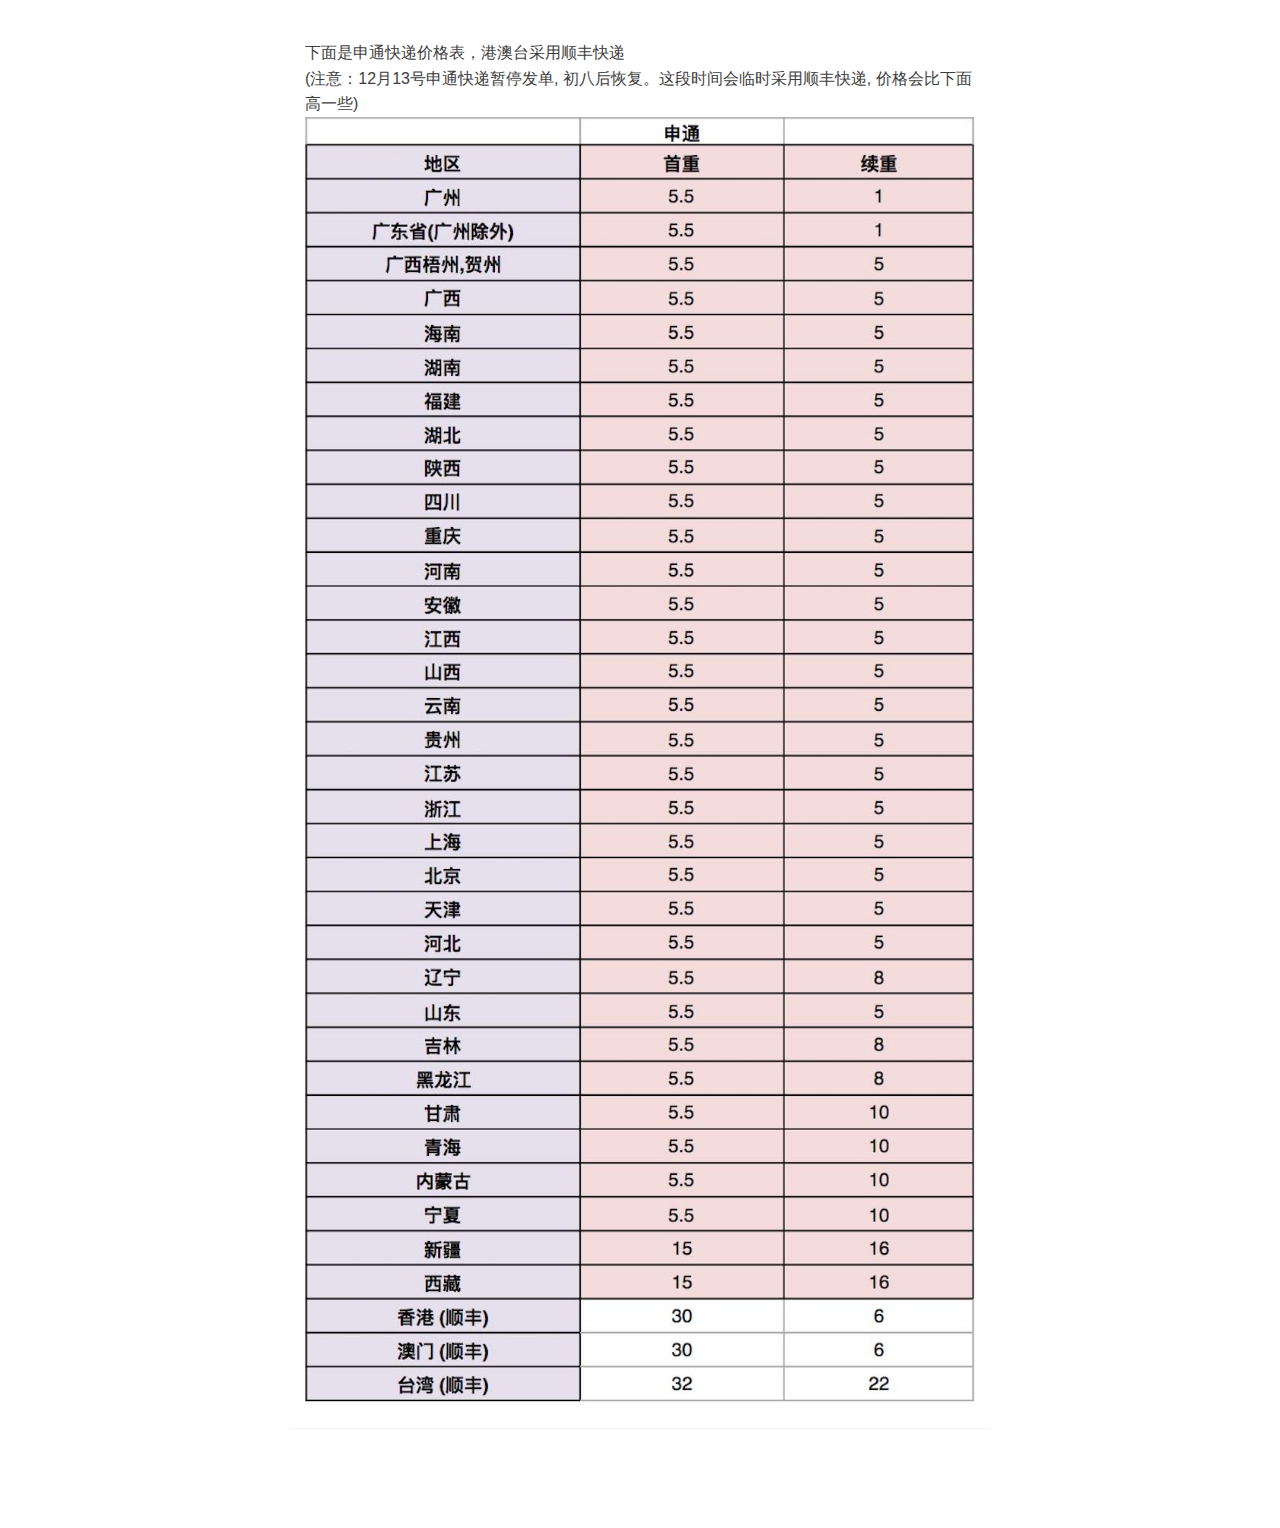
<file: delivery_price.html>
<!DOCTYPE html>
<!--headTrap<body></body><head></head><html></html>--><html>
    <head>
        <meta http-equiv="Content-Type" content="text/html; charset=utf-8">
<meta http-equiv="X-UA-Compatible" content="IE=edge">
<meta name="viewport" content="width=device-width,initial-scale=1.0,maximum-scale=1.0,user-scalable=0" />
<meta name="apple-mobile-web-app-capable" content="yes">
<meta name="apple-mobile-web-app-status-bar-style" content="black">
<meta name="format-detection" content="telephone=no">

<script nonce="1051458868" type="text/javascript">
window.__nonce_str = "1051458868"
if (location.href.indexOf("safe=0") == -1 && window.__nonce_str) {
    window.__moonsafe_csp_offset || (window.__moonsafe_csp_offset = 18);
    document.write('<meta http-equiv="Content-Security-Policy" content="script-src https: \'unsafe-inline\' \'unsafe-eval\' *.qq.com *.weishi.com'+(window.__nonce_str ? ' \'nonce-' + window.__nonce_str + "\'":"")+ '">');
        
}
</script>

        <script nonce="1051458868" type="text/javascript">
            window.logs = {
                pagetime: {}
            };
            window.logs.pagetime['html_begin'] = (+new Date());
        </script>
        
<script nonce="1051458868" type="text/javascript">
    var biz = "MzAwOTI5NDY2Mg=="||"";
    var sn = "" || ""|| "01371cc16ced95f9f316fd46b2924fc7";
    var mid = "510205673" || ""|| "510205673";
    var idx = "1" || "" || "1";
    
    
</script>
<script nonce="1051458868" type="text/javascript">
var page_begintime=+new Date,is_rumor="",norumor="";
1*is_rumor&&!(1*norumor)&&biz&&mid&&(document.referrer&&-1!=document.referrer.indexOf("mp.weixin.qq.com/mp/rumor")||(location.href="http://mp.weixin.qq.com/mp/rumor?action=info&__biz="+biz+"&mid="+mid+"&idx="+idx+"&sn="+sn+"#wechat_redirect")),
document.domain="qq.com";
</script> 
<script nonce="1051458868" type="text/javascript">
var MutationObserver=window.WebKitMutationObserver||window.MutationObserver||window.MozMutationObserver,isDangerSrc=function(t){
if(t){
var e=t.match(/http(?:s)?:\/\/([^\/]+?)(\/|$)/);
if(e&&!/qq\.com(\:8080)?$/.test(e[1])&&!/weishi\.com$/.test(e[1]))return!0;
}
return!1;
},ishttp=0==location.href.indexOf("http://");
-1==location.href.indexOf("safe=0")&&ishttp&&"function"==typeof MutationObserver&&"mp.weixin.qq.com"==location.host&&(window.__observer_data={
count:0,
exec_time:0,
list:[]
},window.__observer=new MutationObserver(function(t){
window.__observer_data.count++;
var e=new Date,r=[];
t.forEach(function(t){
for(var e=t.addedNodes,o=0;o<e.length;o++){
var n=e[o];
if("SCRIPT"===n.tagName){
var i=n.src;
isDangerSrc(i)&&(window.__observer_data.list.push(i),r.push(n)),!i&&window.__nonce_str&&n.getAttribute("nonce")!=window.__nonce_str&&(window.__observer_data.list.push("inlinescript_without_nonce"),
r.push(n));
}
}
});
for(var o=0;o<r.length;o++){
var n=r[o];
n.parentNode&&n.parentNode.removeChild(n);
}
window.__observer_data.exec_time+=new Date-e;
}),window.__observer.observe(document,{
subtree:!0,
childList:!0
})),function(){
if(-1==location.href.indexOf("safe=0")&&Math.random()<.01&&ishttp&&HTMLScriptElement.prototype.__lookupSetter__&&"undefined"!=typeof Object.defineProperty){
window.__danger_src={
xmlhttprequest:[],
script_src:[],
script_setAttribute:[]
};
var t="$"+Math.random();
HTMLScriptElement.prototype.__old_method_script_src=HTMLScriptElement.prototype.__lookupSetter__("src"),
HTMLScriptElement.prototype.__defineSetter__("src",function(t){
t&&isDangerSrc(t)&&window.__danger_src.script_src.push(t),this.__old_method_script_src(t);
});
var e="element_setAttribute"+t;
Object.defineProperty(Element.prototype,e,{
value:Element.prototype.setAttribute,
enumerable:!1
}),Element.prototype.setAttribute=function(t,r){
"SCRIPT"==this.tagName&&"src"==t&&isDangerSrc(r)&&window.__danger_src.script_setAttribute.push(r),
this[e](t,r);
};
}
}();
</script> 

        <link rel="dns-prefetch" href="//res.wx.qq.com">
<link rel="dns-prefetch" href="//mmbiz.qpic.cn">
<link rel="shortcut icon" type="image/x-icon" href="//res.wx.qq.com/mmbizwap/zh_CN/htmledition/images/icon/common/favicon22c41b.ico">
<script nonce="1051458868" type="text/javascript">
    String.prototype.html = function(encode) {
        var replace =["&#39;", "'", "&quot;", '"', "&nbsp;", " ", "&gt;", ">", "&lt;", "<", "&amp;", "&", "&yen;", "¥"];
        if (encode) {
            replace.reverse();
        }
        for (var i=0,str=this;i< replace.length;i+= 2) {
             str=str.replace(new RegExp(replace[i],'g'),replace[i+1]);
        }
        return str;
    };

    window.isInWeixinApp = function() {
        return /MicroMessenger/.test(navigator.userAgent);
    };

    window.getQueryFromURL = function(url) {
        url = url || 'http://qq.com/s?a=b#rd'; 
        var tmp = url.split('?'),
            query = (tmp[1] || "").split('#')[0].split('&'),
            params = {};
        for (var i=0; i<query.length; i++) {
            var arg = query[i].split('=');
            params[arg[0]] = arg[1];
        }
        if (params['pass_ticket']) {
            params['pass_ticket'] = encodeURIComponent(params['pass_ticket'].html(false).html(false).replace(/\s/g,"+"));
        }
        return params;
    };

    (function() {
        var params = getQueryFromURL(location.href);
        window.uin = params['uin'] || "" || '';
        window.key = params['key'] || "" || '';
        window.wxtoken = params['wxtoken'] || '';
        window.pass_ticket = params['pass_ticket'] || '';
    })();

</script>

        <title>快递费价格表</title>
        
<style>html{-ms-text-size-adjust:100%;-webkit-text-size-adjust:100%;line-height:1.6}body{-webkit-touch-callout:none;font-family:-apple-system-font,"Helvetica Neue","PingFang SC","Hiragino Sans GB","Microsoft YaHei",sans-serif;background-color:#f3f3f3;line-height:inherit}body.rich_media_empty_extra{background-color:#fff}body.rich_media_empty_extra .rich_media_area_primary:before{display:none}h1,h2,h3,h4,h5,h6{font-weight:400;font-size:16px}*{margin:0;padding:0}a{color:#607fa6;text-decoration:none}.rich_media_inner{font-size:16px;word-wrap:break-word;-webkit-hyphens:auto;-ms-hyphens:auto;hyphens:auto}.rich_media_area_primary{position:relative;padding:20px 15px 15px;background-color:#fff}.rich_media_area_primary:before{content:" ";position:absolute;left:0;top:0;width:100%;height:1px;border-top:1px solid #e5e5e5;-webkit-transform-origin:0 0;transform-origin:0 0;-webkit-transform:scaleY(0.5);transform:scaleY(0.5);top:auto;bottom:-2px}.rich_media_area_primary .original_img_wrp{display:inline-block;font-size:0}.rich_media_area_primary .original_img_wrp .tips_global{display:block;margin-top:.5em;font-size:14px;text-align:right;width:auto;overflow:hidden;text-overflow:ellipsis;white-space:nowrap;word-wrap:normal}.rich_media_area_extra{padding:0 15px 0}.rich_media_title{margin-bottom:10px;line-height:1.4;font-weight:400;font-size:24px}.rich_media_meta_list{margin-bottom:18px;line-height:20px;font-size:0}.rich_media_meta_list em{font-style:normal}.rich_media_meta{display:inline-block;vertical-align:middle;margin-right:8px;margin-bottom:10px;font-size:16px}.meta_original_tag{display:inline-block;vertical-align:middle;padding:1px .5em;border:1px solid #9e9e9e;color:#8c8c8c;border-top-left-radius:20% 50%;-moz-border-radius-topleft:20% 50%;-webkit-border-top-left-radius:20% 50%;border-top-right-radius:20% 50%;-moz-border-radius-topright:20% 50%;-webkit-border-top-right-radius:20% 50%;border-bottom-left-radius:20% 50%;-moz-border-radius-bottomleft:20% 50%;-webkit-border-bottom-left-radius:20% 50%;border-bottom-right-radius:20% 50%;-moz-border-radius-bottomright:20% 50%;-webkit-border-bottom-right-radius:20% 50%;font-size:15px;line-height:1.1}.meta_enterprise_tag img{width:30px;height:30px!important;display:block;position:relative;margin-top:-3px;border:0}.rich_media_meta_text{color:#8c8c8c}span.rich_media_meta_nickname{display:none}.rich_media_thumb_wrp{margin-bottom:6px}.rich_media_thumb_wrp .original_img_wrp{display:block}.rich_media_thumb{display:block;width:100%}.rich_media_content{overflow:hidden;color:#3e3e3e}.rich_media_content *{max-width:100%!important;box-sizing:border-box!important;-webkit-box-sizing:border-box!important;word-wrap:break-word!important}.rich_media_content p{clear:both;min-height:1em}.rich_media_content em{font-style:italic}.rich_media_content fieldset{min-width:0}.rich_media_content .list-paddingleft-2{padding-left:30px}.rich_media_content blockquote{margin:0;padding-left:10px;border-left:3px solid #dbdbdb}img{height:auto!important}@media(min-device-width:375px) and (max-device-width:667px) and (-webkit-min-device-pixel-ratio:2){.mm_appmsg .rich_media_inner,.mm_appmsg .rich_media_meta,.mm_appmsg .discuss_list,.mm_appmsg .rich_media_extra,.mm_appmsg .title_tips .tips{font-size:17px}.mm_appmsg .meta_original_tag{font-size:15px}}@media(min-device-width:414px) and (max-device-width:736px) and (-webkit-min-device-pixel-ratio:3){.mm_appmsg .rich_media_title{font-size:25px}}@media screen and (min-width:1024px){.rich_media{width:740px;margin-left:auto;margin-right:auto}.rich_media_inner{padding:20px}body{background-color:#fff}}@media screen and (min-width:1025px){body{font-family:"Helvetica Neue",Helvetica,"Hiragino Sans GB","Microsoft YaHei",Arial,sans-serif}.rich_media{position:relative}.rich_media_inner{background-color:#fff;padding-bottom:100px}}.radius_avatar{display:inline-block;background-color:#fff;padding:3px;border-radius:50%;-moz-border-radius:50%;-webkit-border-radius:50%;overflow:hidden;vertical-align:middle}.radius_avatar img{display:block;width:100%;height:100%;border-radius:50%;-moz-border-radius:50%;-webkit-border-radius:50%;background-color:#eee}.cell{padding:.8em 0;display:block;position:relative}.cell_hd,.cell_bd,.cell_ft{display:table-cell;vertical-align:middle;word-wrap:break-word;word-break:break-all;white-space:nowrap}.cell_primary{width:2000px;white-space:normal}.flex_cell{padding:10px 0;display:-webkit-box;display:-webkit-flex;display:-ms-flexbox;display:flex;-webkit-box-align:center;-webkit-align-items:center;-ms-flex-align:center;align-items:center}.flex_cell_primary{width:100%;-webkit-box-flex:1;-webkit-flex:1;-ms-flex:1;box-flex:1;flex:1}.original_tool_area{display:block;padding:.75em 1em 0;-webkit-tap-highlight-color:rgba(0,0,0,0);color:#3e3e3e;border:1px solid #eaeaea;margin:20px 0}.original_tool_area .tips_global{position:relative;padding-bottom:.5em;font-size:15px}.original_tool_area .tips_global:after{content:" ";position:absolute;left:0;bottom:0;right:0;height:1px;border-bottom:1px solid #dbdbdb;-webkit-transform-origin:0 100%;transform-origin:0 100%;-webkit-transform:scaleY(0.5);transform:scaleY(0.5)}.original_tool_area .radius_avatar{width:27px;height:27px;padding:0;margin-right:.5em}.original_tool_area .radius_avatar img{height:100%!important}.original_tool_area .flex_cell_bd{width:auto;overflow:hidden;text-overflow:ellipsis;white-space:nowrap;word-wrap:normal}.original_tool_area .flex_cell_ft{font-size:14px;color:#8c8c8c;padding-left:1em;white-space:nowrap}.original_tool_area .icon_access:after{content:" ";display:inline-block;height:8px;width:8px;border-width:1px 1px 0 0;border-color:#cbcad0;border-style:solid;transform:matrix(0.71,0.71,-0.71,0.71,0,0);-ms-transform:matrix(0.71,0.71,-0.71,0.71,0,0);-webkit-transform:matrix(0.71,0.71,-0.71,0.71,0,0);position:relative;top:-2px;top:-1px}.weui_loading{width:20px;height:20px;display:inline-block;vertical-align:middle;-webkit-animation:weuiLoading 1s steps(12,end) infinite;animation:weuiLoading 1s steps(12,end) infinite;background:transparent url([data-uri]) no-repeat;-webkit-background-size:100%;background-size:100%}@-webkit-keyframes weuiLoading{0%{-webkit-transform:rotate3d(0,0,1,0deg)}100%{-webkit-transform:rotate3d(0,0,1,360deg)}}@keyframes weuiLoading{0%{-webkit-transform:rotate3d(0,0,1,0deg)}100%{-webkit-transform:rotate3d(0,0,1,360deg)}}.gif_img_wrp{display:inline-block;font-size:0;position:relative;font-weight:400;font-style:normal;text-indent:0;text-shadow:none 1px 1px rgba(0,0,0,0.5)}.gif_img_wrp img{vertical-align:top}.gif_img_tips{background:rgba(0,0,0,0.6)!important;filter:progid:DXImageTransform.Microsoft.gradient(GradientType=0,startColorstr='#99000000',endcolorstr = '#99000000');border-top-left-radius:1.2em 50%;-moz-border-radius-topleft:1.2em 50%;-webkit-border-top-left-radius:1.2em 50%;border-top-right-radius:1.2em 50%;-moz-border-radius-topright:1.2em 50%;-webkit-border-top-right-radius:1.2em 50%;border-bottom-left-radius:1.2em 50%;-moz-border-radius-bottomleft:1.2em 50%;-webkit-border-bottom-left-radius:1.2em 50%;border-bottom-right-radius:1.2em 50%;-moz-border-radius-bottomright:1.2em 50%;-webkit-border-bottom-right-radius:1.2em 50%;line-height:2.3;font-size:11px;color:#fff;text-align:center;position:absolute;bottom:10px;left:10px;min-width:65px}.gif_img_tips.loading{min-width:75px}.gif_img_tips i{vertical-align:middle;margin:-0.2em .73em 0 -2px}.gif_img_play_arrow{display:inline-block;width:0;height:0;border-width:8px;border-style:dashed;border-color:transparent;border-right-width:0;border-left-color:#fff;border-left-style:solid;border-width:5px 0 5px 8px}.gif_img_loading{width:14px;height:14px}i.gif_img_loading{margin-left:-4px}.gif_bg_tips_wrp{position:relative;height:0;line-height:0;margin:0;padding:0}.gif_bg_tips_wrp .gif_img_tips_group{position:absolute;top:0;left:0;z-index:9999}.gif_bg_tips_wrp .gif_img_tips_group .gif_img_tips{top:0;left:0;bottom:auto}.rich_media_global_msg{position:fixed;top:0;left:0;right:0;padding:1em 35px 1em 15px;z-index:1;background-color:#c6e0f8;color:#8c8c8c;font-size:13px}.rich_media_global_msg .icon_closed{position:absolute;right:15px;top:50%;margin-top:-5px;line-height:300px;overflow:hidden;-webkit-tap-highlight-color:rgba(0,0,0,0);background:transparent url(/mmbizwap/zh_CN/htmledition/images/icon/appmsg/icon_appmsg_msg_closed_sprite.2x.png) no-repeat 0 0;width:11px;height:11px;vertical-align:middle;display:inline-block;-webkit-background-size:100% auto;background-size:100% auto}.rich_media_global_msg .icon_closed:active{background-position:0 -17px}.preview_appmsg .rich_media_title{margin-top:1.9em}@media screen and (min-width:1024px){.rich_media_global_msg{position:relative;margin:0 20px}.preview_appmsg .rich_media_title{margin-top:0}}</style>
<style>
     
    </style>
<!--[if lt IE 9]>
<link rel="stylesheet" type="text/css" href="//res.wx.qq.com/mmbizwap/zh_CN/htmledition/style/page/appmsg/page_mp_article_improve_pc2c9cd6.css">
<![endif]-->

    </head>
    <body id="activity-detail" class="zh_CN mm_appmsg">
        
    <script nonce="1051458868" type="text/javascript">
        var write_sceen_time = (+new Date());
    </script>

    <div id="js_article" class="rich_media preview_appmsg">
        
        <div id="js_top_ad_area" class="top_banner">
 
        </div>
                

        <div class="rich_media_inner">
                        <div id="page-content">
                <div id="img-content" class="rich_media_area_primary">
                    <div class="rich_media_content " id="js_content">
                                                
                        <p>下面是申通快递价格表，港澳台采用顺丰快递<br/>(注意：12月13号申通快递暂停发单, 初八后恢复。这段时间会临时采用顺丰快递, 价格会比下面高一些)</p><p><img data-s="300,640" data-type="jpeg" src="./img/delivery_fee.jpg" data-ratio="1.9229024943310657" data-w="882"  /><br  /></p>
                    </div>
                    <script nonce="1051458868" type="text/javascript">
                        var first_sceen__time = (+new Date());

                        if ("" == 1 && document.getElementById('js_content'))
                            document.getElementById('js_content').addEventListener("selectstart",function(e){ e.preventDefault(); });

                                        (function(){
                            if (navigator.userAgent.indexOf("WindowsWechat") != -1){
                                var link = document.createElement('link');
                                var head = document.getElementsByTagName('head')[0];
                                link.rel = 'stylesheet';
                                link.type = 'text/css';
                                link.href = "//res.wx.qq.com/mmbizwap/zh_CN/htmledition/style/page/appmsg/page_mp_article_improve_winwx31619e.css";
                                head.appendChild(link);
                            }
                        })();
                    </script>
                    
                    
                                        
                    <div class="ct_mpda_wrp" id="js_sponsor_ad_area" style="display:none;">

                    </div>

                    
                                        
                                        <div class="rich_media_tool" id="js_toobar3">
                                                                    <div id="js_read_area3" class="media_tool_meta tips_global meta_primary" style="display:none;">阅读 <span id="readNum3"></span></div>

                        <span style="display:none;" class="media_tool_meta meta_primary tips_global meta_praise" id="like3">
                            <i class="icon_praise_gray"></i><span class="praise_num" id="likeNum3"></span>
                        </span>

                        <a id="js_report_article3" style="display:none;" class="media_tool_meta tips_global meta_extra" href="##">投诉</a>

                    </div>



                                    </div>

                <div class="rich_media_area_primary sougou" id="sg_tj" style="display:none">

                </div>

                <div class="rich_media_area_extra">

                    
                                        <div class="mpda_bottom_container" id="js_bottom_ad_area">
                        
                    </div>
                                        
                    <div id="js_iframetest" style="display:none;"></div>
                                        
                                    </div>
               
            </div>
            <div id="js_pc_qr_code" class="qr_code_pc_outer" style="display:none;">
                <div class="qr_code_pc_inner">
                    <div class="qr_code_pc">
                        <img id="js_pc_qr_code_img" class="qr_code_pc_img">
                        <p>微信扫一扫<br>关注该公众号</p>
                    </div>
                </div>
            </div>

        </div>
    </div>


        
        <script nonce="1051458868">
    var __DEBUGINFO = {
        debug_js : "//res.wx.qq.com/mmbizwap/zh_CN/htmledition/js/biz_wap/debug/console2ca724.js",
        safe_js : "//res.wx.qq.com/mmbizwap/zh_CN/htmledition/js/biz_wap/safe/moonsafe2f3e84.js",
        res_list: []
    };
</script>

<script nonce="1051458868">
(function() {
    function _addVConsole(uri) {
        var url = '//res.wx.qq.com/mmbizwap/zh_CN/htmledition/js/vconsole/' + uri;
        document.write('<script nonce="1051458868" type="text/javascript" src="' + url + '"><\/script>');
    }
    if (
        (document.cookie && document.cookie.indexOf('vconsole_open=1') > -1)
        || location.href.indexOf('vconsole=1') > -1
    ) {
        _addVConsole('2.5.1/vconsole.min.js');
        _addVConsole('plugin/vconsole-elements/1.0.2/vconsole-elements.min.js');
        _addVConsole('plugin/vconsole-sources/1.0.1/vconsole-sources.min.js');
        _addVConsole('plugin/vconsole-resources/1.0.0/vconsole-resources.min.js');
        _addVConsole('plugin/vconsole-mpopt/1.0.0/vconsole-mpopt.js');
    }
})();
</script>
        
<script nonce="1051458868" type="text/javascript">
    
    if (!window.console) window.console = { log: function() {} };
    
    if (typeof getComputedStyle == 'undefined') {
        if (document.body.currentStyle) {
            window.getComputedStyle = function(el) {
                return el.currentStyle;
            }
        } else {
            window.getComputedStyle = {};
        }
    }
    var occupyImg = function() {
        var images = document.getElementsByTagName('img');
        var length = images.length;
        var container = document.getElementById('img-content');
        var max_width = container.offsetWidth;
        var container_padding = 0;
        var container_style = getComputedStyle(container);
        container_padding = parseFloat(container_style.paddingLeft) + parseFloat(container_style.paddingRight);
        max_width -= container_padding;
        var ua = navigator.userAgent.toLowerCase();
        var re = new RegExp("msie ([0-9]+[\.0-9]*)");
        var version;
        if (re.exec(ua) != null) {
            version = parseInt(RegExp.$1);
        }
        var isIE = false;
        if (typeof version != 'undefined' && version >= 6 && version <= 9) {
            isIE = true;
        }
        if (!max_width) {
            max_width = window.innerWidth - 30;      
        }
        for (var i = 0; i < length; ++i) {
            var src_ = images[i].getAttribute('data-src');
            var realSrc = images[i].getAttribute('src');
            if (!src_ || realSrc) continue;
            var width_ = 1 * images[i].getAttribute('data-w') || max_width;
            var ratio_ = 1 * images[i].getAttribute('data-ratio');
            var height = 100;
            if (ratio_ && ratio_ > 0) {
                var img_style = getComputedStyle(images[i]);
                var init_width = images[i].style.width;
                
                if (init_width) {
                    images[i].setAttribute('_width', init_width);
                    if (init_width != 'auto') width_ = parseFloat(img_style.width);
                }
                var parent_width = 0;
                var parent = images[i].parentNode;
                var outerWidth = 0;
                while (true) {
                    var parent_style = getComputedStyle(parent);
                    if (!parent || !parent_style) break;
                    parent_width = parent.clientWidth - parseFloat(parent_style.paddingLeft) - parseFloat(parent_style.paddingRight) - outerWidth;
                    if (parent_width > 0) break;
                    outerWidth += parseFloat(parent_style.paddingLeft) + parseFloat(parent_style.paddingRight) + parseFloat(parent_style.marginLeft) + parseFloat(parent_style.marginRight) + parseFloat(parent_style.borderLeftWidth) + parseFloat(parent_style.borderRightWidth);
                    parent = parent.parentNode;
                }
                parent_width = parent_width || max_width;
                var width = width_ > parent_width ? parent_width : width_; 
                var img_padding_border = parseFloat(img_style.paddingLeft) + parseFloat(img_style.paddingRight) + parseFloat(img_style.borderLeftWidth) + parseFloat(img_style.borderRightWidth);
                var img_padding_border_top_bottom = parseFloat(img_style.paddingTop) + parseFloat(img_style.paddingBottom) + parseFloat(img_style.borderTopWidth) + parseFloat(img_style.borderBottomWidth);
                img_padding_border = img_padding_border || 0;
                img_padding_border_top_bottom = img_padding_border_top_bottom || 0;
                height = (width - img_padding_border) * ratio_ + img_padding_border_top_bottom;
                images[i].style.cssText += ";width: " + width + "px !important;";
                if (isIE) {
                    var url = images[i].getAttribute('data-src');
                    images[i].src = url;
                } else {
                    images[i].src = "[data-uri]";
                }
            } else {
                images[i].style.cssText += ";visibility: hidden !important;";
            }
            images[i].style.cssText += ";height: " + height + "px !important;";
        }       
    }
    occupyImg();
</script>
<script nonce="1051458868" type="text/javascript">
    
    var not_in_mm_css = "//res.wx.qq.com/mmbizwap/zh_CN/htmledition/style/page/appmsg/not_in_mm322696.css";
    var windowwx_css = "//res.wx.qq.com/mmbizwap/zh_CN/htmledition/style/page/appmsg/page_mp_article_improve_winwx31619e.css";
    var article_improve_combo_css = "//res.wx.qq.com/mmbizwap/zh_CN/htmledition/style/page/appmsg/page_mp_article_improve_combo322696.css";
    var tid = "";
    var aid = "";
    var clientversion = "";
    var appuin = "MzAwOTI5NDY2Mg=="||"";

    var source = "";
    var abtest_cookie = "";

    var scene = 75;

    var itemidx = "";

    var _copyright_stat = "0";
    var _ori_article_type = "";

    var nickname = "宝宝成长记App";
    var appmsg_type = "6";
    var ct = "1482903374";
    var publish_time = "2016-12-28" || "";
    var user_name = "gh_8334d6ac35db";
    var user_name_new = "";
    var fakeid   = "";
    var version   = "";
    var is_limit_user   = "0";
    var round_head_img = "http://mmbiz.qpic.cn/mmbiz/8RUMQ2SNdtPMTY7MM4hHDngZq0cbyAMlrwBu8RndliaClATMniaVTBwvro0JpAyJwmg85qsdwqLzaiaOqmmficXDxw/0?wx_fmt=png";
    var ori_head_img_url = "http://wx.qlogo.cn/mmhead/Q3auHgzwzM7TcmhUY6sMicRUVSEriatYNVfIcJxicWGKlYBf5etjPvHTA/132";
    var msg_title = "快递费价格表";
    var msg_desc = "下面是申通快递价格表，港澳台采用顺丰快递";
    var msg_cdn_url = "http://mmbiz.qpic.cn/mmbiz_png/8RUMQ2SNdtMXfyVDr3CjRqAcjfuqAy16RppevqyBMXZPib183P11k4tkGoktpqiaGuXLQcKz6kSv12RKE26JZMbw/0?wx_fmt=png";
    var msg_link = "http://mp.weixin.qq.com/s?__biz=MzAwOTI5NDY2Mg==\x26amp;tempkey=kIKuW1kqY8xib9BEuzb70CkrMrL9%2BHoti5VHSTvBPcmj3QrvuNao1r8QPNf2DSkIUaT2ZGxaWcagWXtAUa7VN%2FG%2BMWy%2Bz3pgX4UjH8rX7QwLpytflasy0I1BuaFgqsSufji0WyXjcGYo9SpuOBqwbA%3D%3D\x26amp;chksm=00fc78c0378bf1d662d0f8e50dfa164adadbffc78c287bf6e8087ae623484e40a17e1ab981e9#rd";
    var user_uin = "1388511062"*1;
    var msg_source_url = '';
    var img_format = 'png';
    var srcid = '12317ep8GUOefKWrUuQSeZae';
    var req_id = '3114Bz1PzB6x04K8Mo7jHiI2';
    var networkType;
    var appmsgid = '' || '510205673'|| "510205673";
    var comment_id = "0" * 1;
    var comment_enabled = "" * 1;
    var is_need_reward = "0" * 1;
    var is_https_res = ("" * 1) && (location.protocol == "https:");
    var msg_daily_idx = "0" || "";

    var devicetype = "";
    var source_encode_biz = "";
    
    
    var reprint_ticket = "";
    var source_mid = "";
    var source_idx = "";

    var show_comment = "0";
    var __appmsgCgiData = {
        can_use_page : "0"*1,
        is_wxg_stuff_uin : "0"*1,
        card_pos : "",
        copyright_stat : "0",
        source_biz : "",
        hd_head_img : "http://wx.qlogo.cn/mmhead/Q3auHgzwzM7TcmhUY6sMicRUVSEriatYNVfIcJxicWGKlYBf5etjPvHTA/0"||(window.location.protocol+"//"+window.location.host + "//res.wx.qq.com/mmbizwap/zh_CN/htmledition/images/pic/appmsg/pic_rumor_link.2x264e76.jpg")
    };
    var _empty_v = "//res.wx.qq.com/mmbizwap/zh_CN/htmledition/images/pic/pages/voice/empty26f1f1.mp3";

    var copyright_stat = "0" * 1;

    var pay_fee = "" * 1;
    var pay_timestamp = "";
    var need_pay = "" * 1;

    var need_report_cost = "0" * 1;
    var use_tx_video_player = "0" * 1;
    var appmsg_fe_filter = "contenteditable";

    var friend_read_source = "" || "";
    var friend_read_version = "" || "";
    var friend_read_class_id = "" || "";

    var is_only_read = "1" * 1;
    var read_num = "1" * 1;
    var like_num = "0" * 1;
    var liked = "false" == 'true' ? true : false;
    var is_temp_url = "kIKuW1kqY8xib9BEuzb70CkrMrL9\x26nbsp;Hoti5VHSTvBPcmj3QrvuNao1r8QPNf2DSkIUaT2ZGxaWcagWXtAUa7VN/G\x26nbsp;MWy\x26nbsp;z3pgX4UjH8rX7QwLpytflasy0I1BuaFgqsSufji0WyXjcGYo9SpuOBqwbA==" ? 1 : 0;
    var send_time = "1483166223";
      var icon_emotion_switch = "//res.wx.qq.com/mmbizwap/zh_CN/htmledition/images/icon/appmsg/emotion/icon_emotion_switch.2x2f1273.png";
      var icon_emotion_switch_active = "//res.wx.qq.com/mmbizwap/zh_CN/htmledition/images/icon/appmsg/emotion/icon_emotion_switch_active.2x2f1273.png";
      var icon_loading_white = "//res.wx.qq.com/mmbizwap/zh_CN/htmledition/images/icon/common/icon_loading_white2805ea.gif";
      var icon_audio_unread = "//res.wx.qq.com/mmbizwap/zh_CN/htmledition/images/icon/appmsg/audio/icon_audio_unread26f1f1.png";
      var icon_qqmusic_default = "//res.wx.qq.com/mmbizwap/zh_CN/htmledition/images/icon/appmsg/qqmusic/icon_qqmusic_default.2x26f1f1.png";
      var icon_qqmusic_source = "//res.wx.qq.com/mmbizwap/zh_CN/htmledition/images/icon/appmsg/qqmusic/icon_qqmusic_source263724.png";

    var topic_default_img = '//res.wx.qq.com/mmbizwap/zh_CN/htmledition/images/icon/appmsg/topic/pic_book_thumb.2x2e4987.png';

    
    
    
    
    
    
    var ban_scene = "0" * 1;

    var svr_time = "1483166223" * 1;

        window.wxtoken = "";
        window.__moon_initcallback = function(){
        if(!!window.__initCatch){
            window.__initCatch({
                idkey : 27613,
                startKey : 0,
                limit : 128,
                badjsId: 43,
                reportOpt : {
                    uin : uin,
                    biz : biz,
                    mid : mid,
                    idx : idx,
                    sn  : sn
                },
                extInfo : {
                    network_rate : 0.01,    
                    badjs_rate: 0.1 
                }
            });
        }
    }
        

</script>

        <script nonce="1051458868">window.__moon_host = 'res.wx.qq.com';window.__moon_mainjs = 'appmsg/index.js';window.moon_map = {"appmsg/emotion/caret.js":"//res.wx.qq.com/mmbizwap/zh_CN/htmledition/js/appmsg/emotion/caret278965.js","biz_wap/jsapi/cardticket.js":"//res.wx.qq.com/mmbizwap/zh_CN/htmledition/js/biz_wap/jsapi/cardticket275627.js","appmsg/emotion/map.js":"//res.wx.qq.com/mmbizwap/zh_CN/htmledition/js/appmsg/emotion/map278965.js","appmsg/emotion/textarea.js":"//res.wx.qq.com/mmbizwap/zh_CN/htmledition/js/appmsg/emotion/textarea27cdc5.js","appmsg/emotion/nav.js":"//res.wx.qq.com/mmbizwap/zh_CN/htmledition/js/appmsg/emotion/nav278965.js","appmsg/emotion/common.js":"//res.wx.qq.com/mmbizwap/zh_CN/htmledition/js/appmsg/emotion/common278965.js","appmsg/emotion/slide.js":"//res.wx.qq.com/mmbizwap/zh_CN/htmledition/js/appmsg/emotion/slide2a9cd9.js","pages/report.js":"//res.wx.qq.com/mmbizwap/zh_CN/htmledition/js/pages/report322696.js","pages/music_player.js":"//res.wx.qq.com/mmbizwap/zh_CN/htmledition/js/pages/music_player325336.js","pages/loadscript.js":"//res.wx.qq.com/mmbizwap/zh_CN/htmledition/js/pages/loadscript30203e.js","appmsg/emotion/dom.js":"//res.wx.qq.com/mmbizwap/zh_CN/htmledition/js/appmsg/emotion/dom31ff31.js","biz_wap/utils/hashrouter.js":"//res.wx.qq.com/mmbizwap/zh_CN/htmledition/js/biz_wap/utils/hashrouter2805ea.js","biz_common/utils/wxgspeedsdk.js":"//res.wx.qq.com/mmbizwap/zh_CN/htmledition/js/biz_common/utils/wxgspeedsdk30bcdd.js","a/sponsor.js":"//res.wx.qq.com/mmbizwap/zh_CN/htmledition/js/a/sponsor3189b5.js","a/app_card.js":"//res.wx.qq.com/mmbizwap/zh_CN/htmledition/js/a/app_card313f11.js","a/ios.js":"//res.wx.qq.com/mmbizwap/zh_CN/htmledition/js/a/ios275627.js","a/android.js":"//res.wx.qq.com/mmbizwap/zh_CN/htmledition/js/a/android2c5484.js","a/profile.js":"//res.wx.qq.com/mmbizwap/zh_CN/htmledition/js/a/profile31ff31.js","a/sponsor_a_tpl.html.js":"//res.wx.qq.com/mmbizwap/zh_CN/htmledition/js/a/sponsor_a_tpl.html32c414.js","a/a_tpl.html.js":"//res.wx.qq.com/mmbizwap/zh_CN/htmledition/js/a/a_tpl.html32c414.js","a/mpshop.js":"//res.wx.qq.com/mmbizwap/zh_CN/htmledition/js/a/mpshop311179.js","a/card.js":"//res.wx.qq.com/mmbizwap/zh_CN/htmledition/js/a/card311179.js","biz_wap/utils/position.js":"//res.wx.qq.com/mmbizwap/zh_CN/htmledition/js/biz_wap/utils/position2f1750.js","a/a_report.js":"//res.wx.qq.com/mmbizwap/zh_CN/htmledition/js/a/a_report322696.js","biz_common/utils/respTypes.js":"//res.wx.qq.com/mmbizwap/zh_CN/htmledition/js/biz_common/utils/respTypes2c57d0.js","appmsg/my_comment_tpl.html.js":"//res.wx.qq.com/mmbizwap/zh_CN/htmledition/js/appmsg/my_comment_tpl.html325336.js","appmsg/cmt_tpl.html.js":"//res.wx.qq.com/mmbizwap/zh_CN/htmledition/js/appmsg/cmt_tpl.html325336.js","sougou/a_tpl.html.js":"//res.wx.qq.com/mmbizwap/zh_CN/htmledition/js/sougou/a_tpl.html2c6e7c.js","appmsg/emotion/emotion.js":"//res.wx.qq.com/mmbizwap/zh_CN/htmledition/js/appmsg/emotion/emotion2f3ac3.js","biz_wap/utils/wapsdk.js":"//res.wx.qq.com/mmbizwap/zh_CN/htmledition/js/biz_wap/utils/wapsdk315b3f.js","biz_common/utils/monitor.js":"//res.wx.qq.com/mmbizwap/zh_CN/htmledition/js/biz_common/utils/monitor304edd.js","biz_common/utils/report.js":"//res.wx.qq.com/mmbizwap/zh_CN/htmledition/js/biz_common/utils/report275627.js","appmsg/open_url_with_webview.js":"//res.wx.qq.com/mmbizwap/zh_CN/htmledition/js/appmsg/open_url_with_webview3145f0.js","biz_common/utils/http.js":"//res.wx.qq.com/mmbizwap/zh_CN/htmledition/js/biz_common/utils/http30b871.js","biz_common/utils/cookie.js":"//res.wx.qq.com/mmbizwap/zh_CN/htmledition/js/biz_common/utils/cookie275627.js","appmsg/topic_tpl.html.js":"//res.wx.qq.com/mmbizwap/zh_CN/htmledition/js/appmsg/topic_tpl.html31ff31.js","pages/voice_tpl.html.js":"//res.wx.qq.com/mmbizwap/zh_CN/htmledition/js/pages/voice_tpl.html2f2e72.js","pages/voice_component.js":"//res.wx.qq.com/mmbizwap/zh_CN/htmledition/js/pages/voice_component310e30.js","pages/qqmusic_tpl.html.js":"//res.wx.qq.com/mmbizwap/zh_CN/htmledition/js/pages/qqmusic_tpl.html32c414.js","new_video/ctl.js":"//res.wx.qq.com/mmbizwap/zh_CN/htmledition/js/new_video/ctl2d441f.js","a/testdata.js":"//res.wx.qq.com/mmbizwap/zh_CN/htmledition/js/a/testdata31a4be.js","appmsg/reward_entry.js":"//res.wx.qq.com/mmbizwap/zh_CN/htmledition/js/appmsg/reward_entry3004a4.js","appmsg/comment.js":"//res.wx.qq.com/mmbizwap/zh_CN/htmledition/js/appmsg/comment32a651.js","appmsg/like.js":"//res.wx.qq.com/mmbizwap/zh_CN/htmledition/js/appmsg/like2eb52b.js","pages/version4video.js":"//res.wx.qq.com/mmbizwap/zh_CN/htmledition/js/pages/version4video31d634.js","a/a.js":"//res.wx.qq.com/mmbizwap/zh_CN/htmledition/js/a/a3204d1.js","rt/appmsg/getappmsgext.rt.js":"//res.wx.qq.com/mmbizwap/zh_CN/htmledition/js/rt/appmsg/getappmsgext.rt2c21f6.js","biz_wap/utils/storage.js":"//res.wx.qq.com/mmbizwap/zh_CN/htmledition/js/biz_wap/utils/storage2a74ac.js","biz_common/tmpl.js":"//res.wx.qq.com/mmbizwap/zh_CN/htmledition/js/biz_common/tmpl2b3578.js","appmsg/img_copyright_tpl.html.js":"//res.wx.qq.com/mmbizwap/zh_CN/htmledition/js/appmsg/img_copyright_tpl.html2a2c13.js","biz_common/ui/imgonepx.js":"//res.wx.qq.com/mmbizwap/zh_CN/htmledition/js/biz_common/ui/imgonepx275627.js","biz_wap/utils/ajax.js":"//res.wx.qq.com/mmbizwap/zh_CN/htmledition/js/biz_wap/utils/ajax3274c9.js","biz_wap/utils/log.js":"//res.wx.qq.com/mmbizwap/zh_CN/htmledition/js/biz_wap/utils/log2fcb7c.js","sougou/index.js":"//res.wx.qq.com/mmbizwap/zh_CN/htmledition/js/sougou/index31aefe.js","biz_wap/safe/mutation_observer_report.js":"//res.wx.qq.com/mmbizwap/zh_CN/htmledition/js/biz_wap/safe/mutation_observer_report2fafd1.js","appmsg/fereport.js":"//res.wx.qq.com/mmbizwap/zh_CN/htmledition/js/appmsg/fereport315b3f.js","appmsg/report.js":"//res.wx.qq.com/mmbizwap/zh_CN/htmledition/js/appmsg/report304cae.js","appmsg/report_and_source.js":"//res.wx.qq.com/mmbizwap/zh_CN/htmledition/js/appmsg/report_and_source318ea2.js","appmsg/page_pos.js":"//res.wx.qq.com/mmbizwap/zh_CN/htmledition/js/appmsg/page_pos30c907.js","appmsg/cdn_speed_report.js":"//res.wx.qq.com/mmbizwap/zh_CN/htmledition/js/appmsg/cdn_speed_report3097b2.js","appmsg/wxtopic.js":"//res.wx.qq.com/mmbizwap/zh_CN/htmledition/js/appmsg/wxtopic31a3be.js","appmsg/voice.js":"//res.wx.qq.com/mmbizwap/zh_CN/htmledition/js/appmsg/voice310e30.js","appmsg/qqmusic.js":"//res.wx.qq.com/mmbizwap/zh_CN/htmledition/js/appmsg/qqmusic31623d.js","appmsg/iframe.js":"//res.wx.qq.com/mmbizwap/zh_CN/htmledition/js/appmsg/iframe32707f.js","appmsg/review_image.js":"//res.wx.qq.com/mmbizwap/zh_CN/htmledition/js/appmsg/review_image309c11.js","appmsg/outer_link.js":"//res.wx.qq.com/mmbizwap/zh_CN/htmledition/js/appmsg/outer_link275627.js","biz_wap/jsapi/core.js":"//res.wx.qq.com/mmbizwap/zh_CN/htmledition/js/biz_wap/jsapi/core2ffa93.js","appmsg/copyright_report.js":"//res.wx.qq.com/mmbizwap/zh_CN/htmledition/js/appmsg/copyright_report2ec4b2.js","appmsg/async.js":"//res.wx.qq.com/mmbizwap/zh_CN/htmledition/js/appmsg/async31623d.js","biz_wap/ui/lazyload_img.js":"//res.wx.qq.com/mmbizwap/zh_CN/htmledition/js/biz_wap/ui/lazyload_img32a62b.js","biz_common/log/jserr.js":"//res.wx.qq.com/mmbizwap/zh_CN/htmledition/js/biz_common/log/jserr2805ea.js","appmsg/share.js":"//res.wx.qq.com/mmbizwap/zh_CN/htmledition/js/appmsg/share322696.js","appmsg/cdn_img_lib.js":"//res.wx.qq.com/mmbizwap/zh_CN/htmledition/js/appmsg/cdn_img_lib30b785.js","biz_common/utils/url/parse.js":"//res.wx.qq.com/mmbizwap/zh_CN/htmledition/js/biz_common/utils/url/parse2fb01a.js","page/appmsg/not_in_mm.css":"//res.wx.qq.com/mmbizwap/zh_CN/htmledition/style/page/appmsg/not_in_mm.css32c99a.js","page/appmsg/page_mp_article_improve_combo.css":"//res.wx.qq.com/mmbizwap/zh_CN/htmledition/style/page/appmsg/page_mp_article_improve_combo.css32c99a.js","biz_common/dom/event.js":"//res.wx.qq.com/mmbizwap/zh_CN/htmledition/js/biz_common/dom/event275627.js","appmsg/test.js":"//res.wx.qq.com/mmbizwap/zh_CN/htmledition/js/appmsg/test314065.js","biz_wap/utils/mmversion.js":"//res.wx.qq.com/mmbizwap/zh_CN/htmledition/js/biz_wap/utils/mmversion2f1d97.js","appmsg/max_age.js":"//res.wx.qq.com/mmbizwap/zh_CN/htmledition/js/appmsg/max_age2fdd28.js","biz_common/dom/attr.js":"//res.wx.qq.com/mmbizwap/zh_CN/htmledition/js/biz_common/dom/attr275627.js","appmsg/log.js":"//res.wx.qq.com/mmbizwap/zh_CN/htmledition/js/appmsg/log300330.js","biz_common/dom/class.js":"//res.wx.qq.com/mmbizwap/zh_CN/htmledition/js/biz_common/dom/class275627.js","biz_wap/utils/device.js":"//res.wx.qq.com/mmbizwap/zh_CN/htmledition/js/biz_wap/utils/device2b3aae.js","biz_wap/jsapi/a8key.js":"//res.wx.qq.com/mmbizwap/zh_CN/htmledition/js/biz_wap/jsapi/a8key2a30ee.js","biz_common/utils/string/html.js":"//res.wx.qq.com/mmbizwap/zh_CN/htmledition/js/biz_common/utils/string/html29f4e9.js","appmsg/index.js":"//res.wx.qq.com/mmbizwap/zh_CN/htmledition/js/appmsg/index32c99a.js"};</script><script nonce="1051458868" type="text/javascript">(function(){function d(a){window.__wxgspeeds.moonls_loadjs_begin=+new Date;var c=document.createElement("script");document.getElementsByTagName("body")[0].appendChild(c);c.type="text/javascript";c.async="async";;c.onload=function(){a&&f()};c.src=b;window.__wxgspeeds.moonls_loadjs_end=+new Date}function f(){window.__wxgspeeds.moonls_save_begin=+new Date;localStorage.setItem("__WXLS__moon",String(__moonf__));localStorage.setItem("__WXLS__moonarg",JSON.stringify({version:b,method:""}));window.__wxgspeeds.moonls_save_end=+new Date}var a=!!top&&!!top.window&&top.window.user_uin||0,e=0!==a&&1>Math.floor(a/100)%100;if(2876363900==a||1506075==a||942807682==a)e=!0;var b="//res.wx.qq.com/mmbizwap/zh_CN/htmledition/js/biz_wap/moon32cf3b.js";window.__loadAllResFromMp&&(b=b.replace("res.wx.qq.com","mp.weixin.qq.com"),(new Image).src=location.protocol+"//mp.weixin.qq.com/mp/jsmonitor?idkey=27613_12_1");window.__wxgspeeds||(window.__wxgspeeds={});if("function"==typeof __moonf__)__moonf__(),e&&localStorage&&f();else if(window.__wxgspeeds.moonloadtime=+new Date,e&&localStorage)try{var g=JSON.parse(localStorage.getItem("__WXLS__moonarg"))||{};if(g&&g.version==b){var h=localStorage.getItem("__WXLS__moon");localStorage.setItem("__WXLS__moonarg",JSON.stringify({version:b,method:"fromls"}));window.__moonls_fromls=!0;window.__wxgspeeds.moonls_loadls_end=+new Date;eval(h);__moonf__()}else d(!0)}catch(k){window.__moonls_fail=!0,d(!0)}else d(!1)})();</script>
  <script nonce="1051458868" type="text/javascript">
    var real_show_page_time = +new Date();
    if (!!window.addEventListener){
        window.addEventListener("load", function(){
            window.onload_endtime = +new Date();
        });
    }
    
  </script>

    </body>
    <script nonce="1051458868" type="text/javascript">document.addEventListener("touchstart", function() {},false);</script>
</html>
<!--tailTrap<body></body><head></head><html></html>-->
</file>
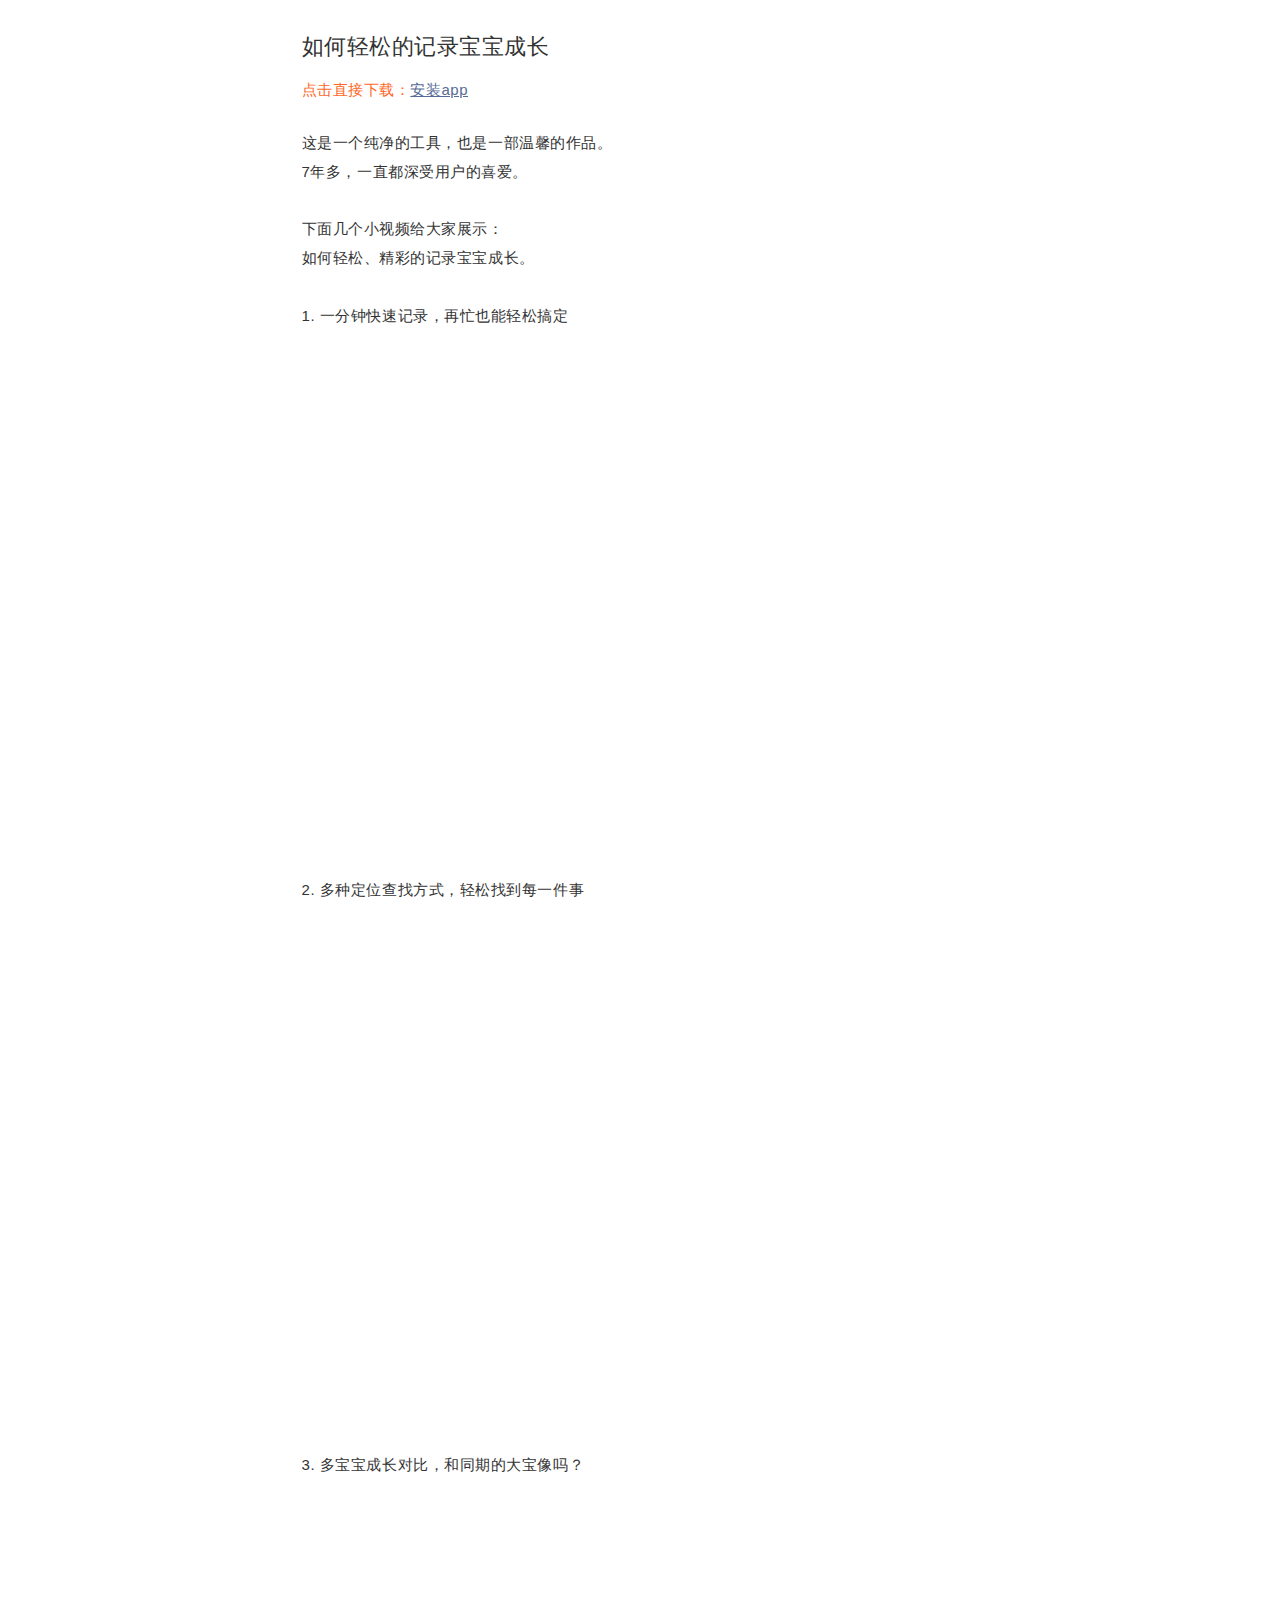
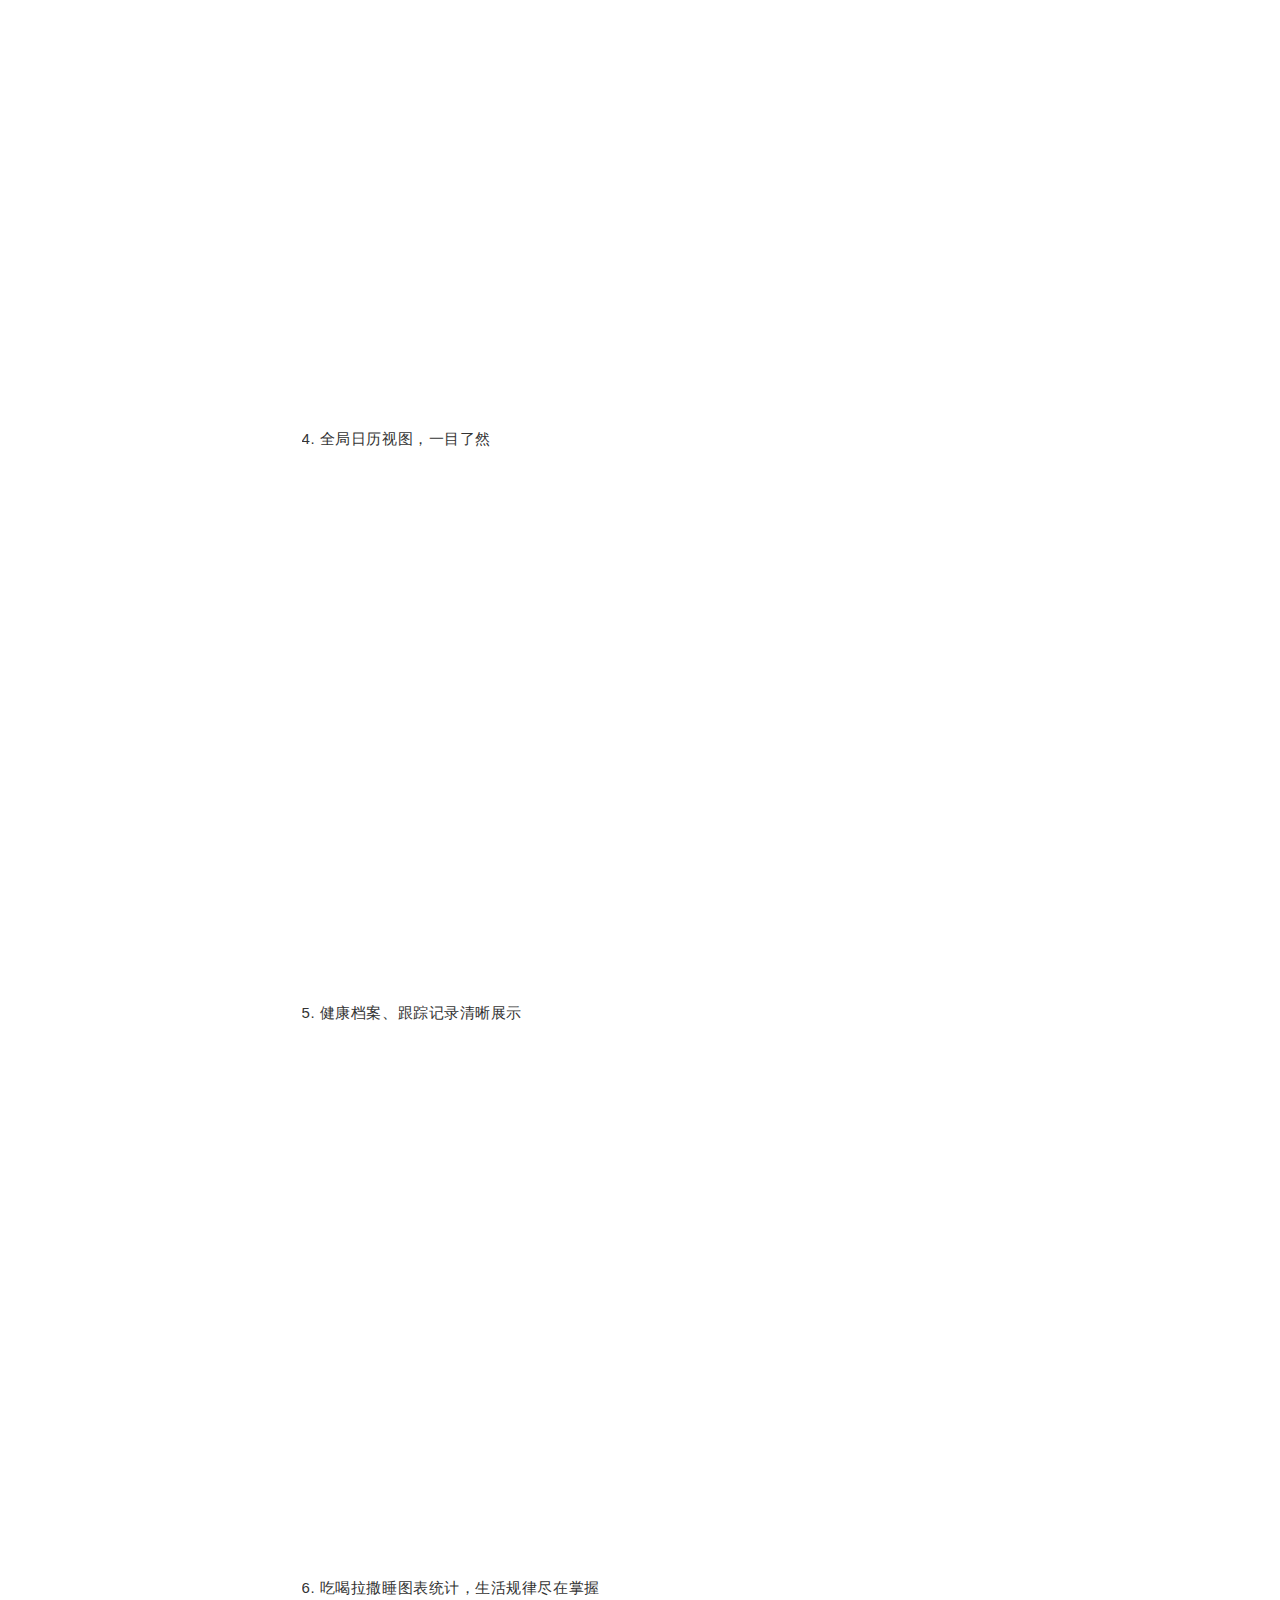
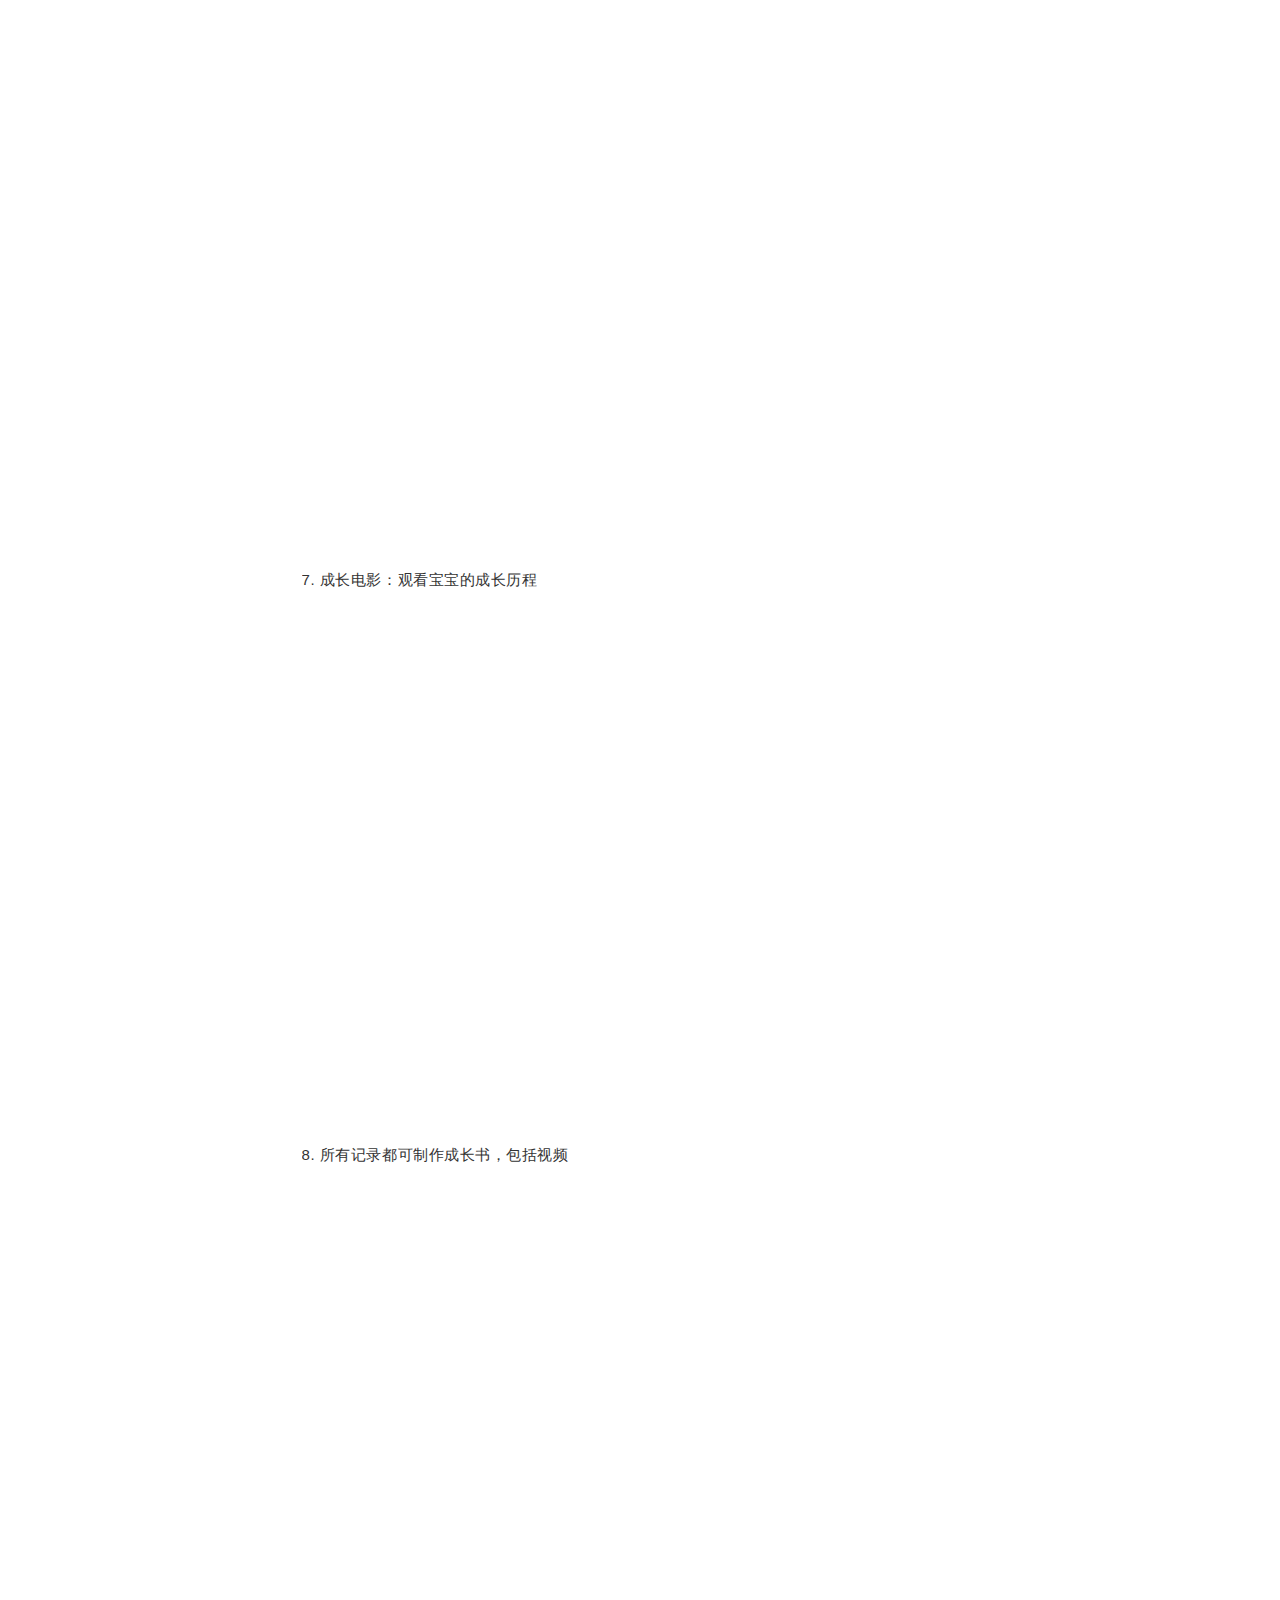
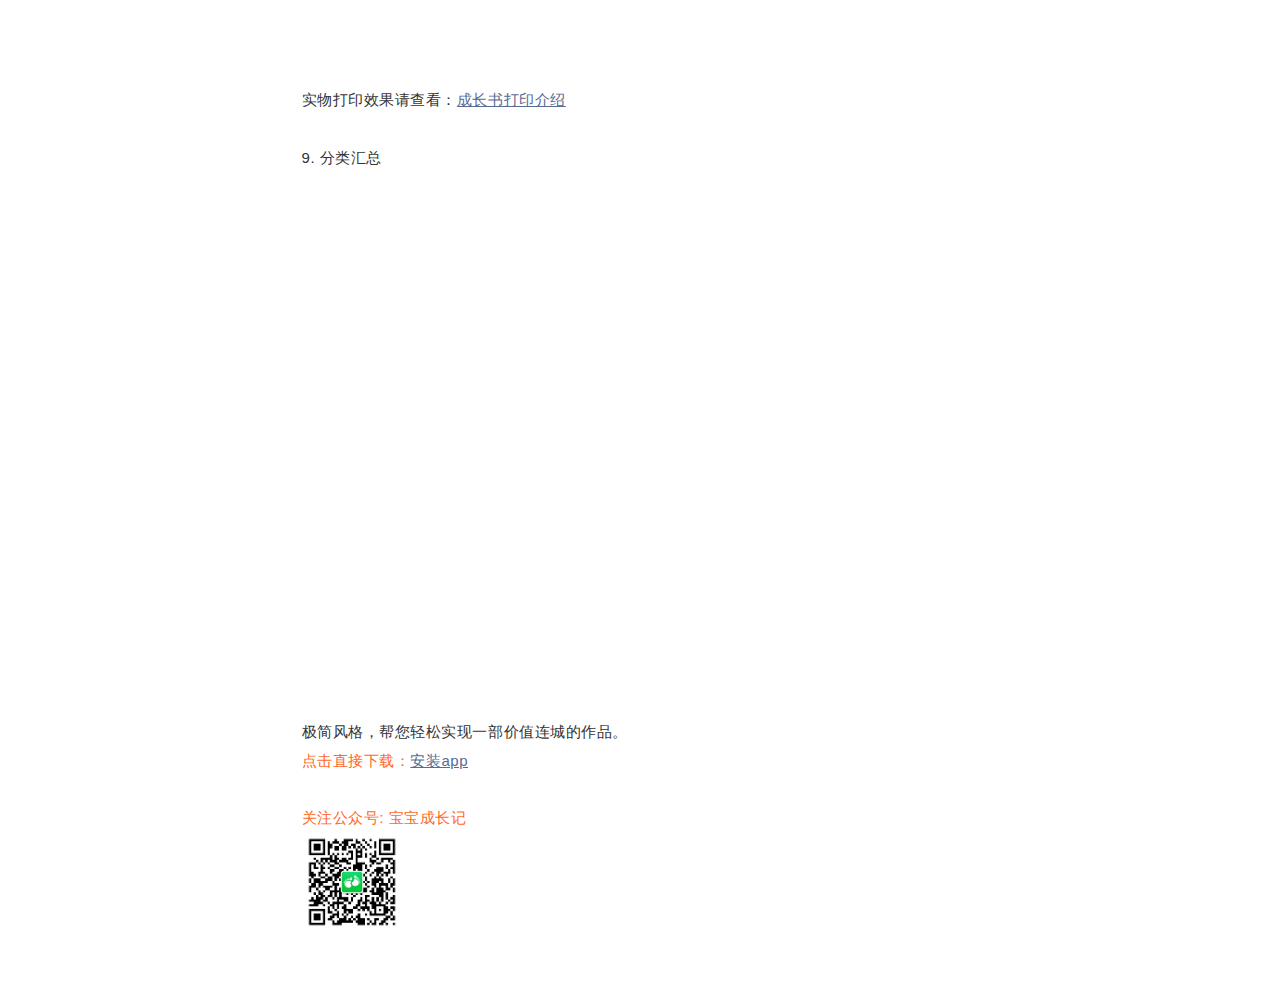
<file: howto.html>
<!DOCTYPE html>
<html>
    <head>
        <meta http-equiv="Content-Type" content="text/html; charset=utf-8">
<meta http-equiv="X-UA-Compatible" content="IE=edge">
<meta name="viewport" content="width=device-width,initial-scale=1.0,maximum-scale=1.0,user-scalable=0,viewport-fit=cover">
<meta name="apple-mobile-web-app-capable" content="yes">
<meta name="apple-mobile-web-app-status-bar-style" content="black">
<meta name="format-detection" content="telephone=no">


        <script nonce="1016809760" type="text/javascript">
            window.logs = {
                pagetime: {}
            };
            window.logs.pagetime['html_begin'] = (+new Date());
        </script>
        <title>
 如何轻松的记录宝宝成长
</title>
        
<style>.radius_avatar{display:inline-block;background-color:#fff;padding:3px;border-radius:50%;-moz-border-radius:50%;-webkit-border-radius:50%;overflow:hidden;vertical-align:middle}.radius_avatar img{display:block;width:100%;height:100%;border-radius:50%;-moz-border-radius:50%;-webkit-border-radius:50%;background-color:#eee}.rich_media_inner{word-wrap:break-word;-webkit-hyphens:auto;-ms-hyphens:auto;hyphens:auto}.rich_media_area_primary{padding:20px 16px 12px;background-color:#fafafa}.rich_media_area_primary.voice{padding-top:66px}.rich_media_area_primary .weui-loadmore_line .weui-loadmore__tips{color:rgba(0,0,0,0.3);background-color:#fafafa}.rich_media_area_extra{padding:0 16px 24px}.rich_media_extra{padding-top:30px}.mpda_bottom_container .rich_media_extra{padding-top:24px}html{-ms-text-size-adjust:100%;-webkit-text-size-adjust:100%;line-height:1.6}body{-webkit-touch-callout:none;font-family:-apple-system-font,BlinkMacSystemFont,"Helvetica Neue","PingFang SC","Hiragino Sans GB","Microsoft YaHei UI","Microsoft YaHei",Arial,sans-serif;color:#333;background-color:#f2f2f2;letter-spacing:.034em}h1,h2,h3,h4,h5,h6{font-weight:400;font-size:16px}*{margin:0;padding:0}a{color:#576b95;text-decoration:none;-webkit-tap-highlight-color:rgba(0,0,0,0)}.rich_media_title{font-size:22px;line-height:1.4;margin-bottom:14px}@supports(-webkit-overflow-scrolling:touch){.rich_media_title{font-weight:700}}.rich_media_meta_list{margin-bottom:22px;line-height:20px;font-size:0;word-wrap:break-word;word-break:break-all}.rich_media_meta_list em{font-style:normal}.rich_media_meta{display:inline-block;vertical-align:middle;margin:0 10px 10px 0;font-size:15px;-webkit-tap-highlight-color:rgba(0,0,0,0)}.rich_media_meta.icon_appmsg_tag{margin-right:4px}.rich_media_meta.meta_tag_text{margin-right:0}.rich_media_meta_primary{display:block;margin-bottom:10px;font-size:15px}.meta_original_tag{padding:0 .5em;font-size:12px;line-height:1.4;background-color:#f2f2f2;color:#888}.meta_enterprise_tag img{width:30px;height:30px!important;display:block;position:relative;margin-top:-3px;border:0}.rich_media_meta_link{color:#576b95}.rich_media_meta_text{color:rgba(0,0,0,0.3)}.rich_media_meta_text.rich_media_meta_split{padding-left:10px}.rich_media_meta_text.rich_media_meta_split:before{position:absolute;top:50%;left:0;margin-top:-6px;content:' ';display:block;border-left:1px solid #888;width:200%;height:130%;box-sizing:border-box;-moz-box-sizing:border-box;-webkit-box-sizing:border-box;-webkit-transform:scale(0.5);transform:scale(0.5);-webkit-transform-origin:0 0;transform-origin:0 0}.rich_media_meta_text.article_modify_tag{position:relative}.rich_media_meta_nickname{position:relative}.rich_media_thumb_wrp{margin-bottom:6px}.rich_media_thumb_wrp .original_img_wrp{display:block}.rich_media_thumb{display:block;width:100%}.rich_media_content{overflow:hidden;color:#333;font-size:17px;word-wrap:break-word;-webkit-hyphens:auto;-ms-hyphens:auto;hyphens:auto;text-align:justify}.rich_media_content *{max-width:100%!important;box-sizing:border-box!important;-webkit-box-sizing:border-box!important;word-wrap:break-word!important}.rich_media_content p{clear:both;min-height:1em}.rich_media_content em{font-style:italic}.rich_media_content fieldset{min-width:0}.rich_media_content .list-paddingleft-2{padding-left:2.2em}.rich_media_content .list-paddingleft-2 .list-paddingleft-2{padding-left:30px}.rich_media_content blockquote{margin:0;padding-left:10px;border-left:3px solid #dbdbdb}.weui-mask{position:fixed;z-index:1000;top:0;right:0;left:0;bottom:0;background:rgba(0,0,0,0.6)}.weui-dialog{position:fixed;z-index:5000;width:80%;max-width:300px;top:50%;left:50%;-webkit-transform:translate(-50%,-50%);transform:translate(-50%,-50%);background-color:#fff;text-align:center;border-radius:3px;overflow:hidden}.weui-dialog__hd{padding:1.3em 1.6em .5em}.weui-dialog__title{font-weight:400;font-size:18px}.weui-dialog__bd{padding:0 1.6em .8em;min-height:40px;font-size:15px;line-height:1.3;word-wrap:break-word;word-break:break-all;color:#999}.weui-dialog__bd:first-child{padding:2.7em 20px 1.7em;color:#353535}.weui-dialog__ft{position:relative;line-height:48px;font-size:18px;display:-webkit-box;display:-webkit-flex;display:flex}.weui-dialog__ft:after{content:" ";position:absolute;left:0;top:0;right:0;height:1px;border-top:1px solid #d5d5d6;color:#d5d5d6;-webkit-transform-origin:0 0;transform-origin:0 0;-webkit-transform:scaleY(0.5);transform:scaleY(0.5)}.weui-dialog__btn{display:block;-webkit-box-flex:1;-webkit-flex:1;flex:1;color:#3cc51f;text-decoration:none;-webkit-tap-highlight-color:rgba(0,0,0,0);position:relative}.weui-dialog__btn:active{background-color:#eee}.weui-dialog__btn:after{content:" ";position:absolute;left:0;top:0;width:1px;bottom:0;border-left:1px solid #d5d5d6;color:#d5d5d6;-webkit-transform-origin:0 0;transform-origin:0 0;-webkit-transform:scaleX(0.5);transform:scaleX(0.5)}.weui-dialog__btn:first-child:after{display:none}.weui-dialog__btn_default{color:#353535}.weui-dialog__btn_primary{color:#0bb20c}img{height:auto!important}@media only screen and (device-width:375px) and (device-height:812px) and (-webkit-device-pixel-ratio:3) and (orientation:portrait){.rich_media_area_extra{padding-bottom:34px}}@media only screen and (device-width:375px) and (device-height:812px) and (-webkit-device-pixel-ratio:3) and (orientation:landscape){.rich_media_area_primary{padding:20px 60px 15px 60px}.rich_media_area_extra{padding:0 60px 21px 60px}}@media screen and (min-width:1024px){.rich_media_area_primary_inner,.rich_media_area_extra_inner{max-width:677px;margin-left:auto;margin-right:auto}.rich_media_area_primary{padding-top:32px}}.appmsg_share_notice{font-size:16px;color:#888;position:relative;padding:1.25em 0;margin-bottom:1.75em}.appmsg_share_notice:before{content:" ";position:absolute;left:0;top:0;right:0;height:1px;border-top:1px solid #dfdfdf;-webkit-transform-origin:0 0;transform-origin:0 0;-webkit-transform:scaleY(0.5);transform:scaleY(0.5)}.appmsg_share_notice:after{content:" ";position:absolute;left:0;bottom:0;right:0;height:1px;border-bottom:1px solid #dfdfdf;-webkit-transform-origin:0 100%;transform-origin:0 100%;-webkit-transform:scaleY(0.5);transform:scaleY(0.5)}.appmsg_share_notice_hd{font-weight:700;padding-bottom:.2em}.cell{padding:.8em 0;display:block;position:relative}.cell_hd,.cell_bd,.cell_ft{display:table-cell;vertical-align:middle;word-wrap:break-word;word-break:break-all;white-space:nowrap}.cell_primary{width:2000px;white-space:normal}.flex_cell{padding:10px 0;display:-webkit-box;display:-webkit-flex;display:-ms-flexbox;display:flex;-webkit-box-align:center;-webkit-align-items:center;-ms-flex-align:center;align-items:center}.flex_cell_primary{width:100%;-webkit-box-flex:1;-webkit-flex:1;-ms-flex:1;box-flex:1;flex:1}.original_tool_area{display:block;padding:.75em 1em 0;-webkit-tap-highlight-color:rgba(0,0,0,0);color:#333;border:1px solid #eaeaea;margin:20px 0}.original_tool_area .tips_global{position:relative;padding-bottom:.5em;font-size:15px}.original_tool_area .tips_global:after{content:" ";position:absolute;left:0;bottom:0;right:0;height:1px;border-bottom:1px solid #dbdbdb;-webkit-transform-origin:0 100%;transform-origin:0 100%;-webkit-transform:scaleY(0.5);transform:scaleY(0.5)}.original_tool_area .radius_avatar{width:27px;height:27px;padding:0;margin-right:.5em}.original_tool_area .radius_avatar img{height:100%!important}.original_tool_area .flex_cell_bd{width:auto;overflow:hidden;text-overflow:ellipsis;white-space:nowrap;word-wrap:normal}.original_tool_area .flex_cell_ft{font-size:14px;color:#888;padding-left:1em;white-space:nowrap}.original_tool_area .icon_access:after{content:" ";display:inline-block;height:8px;width:8px;border-width:1px 1px 0 0;border-color:#cbcad0;border-style:solid;transform:matrix(0.71,0.71,-0.71,0.71,0,0);-ms-transform:matrix(0.71,0.71,-0.71,0.71,0,0);-webkit-transform:matrix(0.71,0.71,-0.71,0.71,0,0);position:relative;top:-2px;top:-1px}.rich_media_global_msg{position:fixed;top:0;left:0;right:0;padding:.85em 35px .85em 15px;z-index:2;background-color:#c6e0f8;color:#888;font-size:12px}.rich_media_global_msg .icon_closed{position:absolute;right:15px;top:50%;margin-top:-5px;line-height:300px;overflow:hidden;-webkit-tap-highlight-color:rgba(0,0,0,0);background:transparent url(/mmbizwap/en_US/htmledition/images/icon/appmsg/icon_appmsg_msg_closed_sprite.2x.png) no-repeat 0 0;width:11px;height:11px;vertical-align:middle;display:inline-block;-webkit-background-size:100% auto;background-size:100% auto}.rich_media_global_msg .icon_closed:active{background-position:0 -17px}.rich_media_global_msg.voice{color:#1aad19;background-color:#e8f6e8;padding-left:43.3px;overflow:hidden;text-overflow:ellipsis;white-space:nowrap}.rich_media_global_msg.voice .ic_voice{position:absolute;top:50%;margin-top:-10px;left:15px;display:inline-block;width:13.3px;height:18.3px;background:url([data-uri]) no-repeat center;background-size:contain}.rich_media_global_msg.voice .icon_more{position:absolute;right:15px;top:50%;margin-top:-6.5px;width:8px;height:13px;background:url([data-uri]) no-repeat center;background-size:contain}.preview_appmsg .rich_media_title{margin-top:2.3em}@media screen and (min-width:1024px){.rich_media_global_msg{position:relative;margin-bottom:32px}.preview_appmsg .rich_media_title.rich_media_title{margin-top:0}}.pages_reset{color:#333;line-height:1.6;font-size:16px;font-weight:400;font-style:normal;text-indent:0;letter-spacing:normal;text-align:left;text-decoration:none;white-space:normal}.weapp_element,.weapp_display_element,.mp-miniprogram{display:block;margin:1em 0}.share_audio_context{margin:16px 0}.weapp_text_link{font-size:17px}.weapp_text_link:before{content:'';display:inline-block;line-height:1;background-size:contain;background-repeat:no-repeat;background-image:url('[data-uri]');vertical-align:middle;font-size:11px;color:#888;margin-right:6px;margin-top:-3px;background-position:center;height:20px;width:20px}.flex_context{display:-webkit-box;display:-webkit-flex;display:flex;-webkit-box-align:center;-webkit-align-items:center;align-items:center}.flex_bd{-webkit-box-flex:1;-webkit-flex:1;flex:1;word-wrap:break-word;word-break:break-all}.original_page{background-color:#fff;font-size:16px}.account_info{padding:0 0 20px}.account_info .flex_bd{padding-left:.85em}.radius_avatar.account_avatar{width:40px;height:40px;padding:0}.account_nickname{overflow:hidden;text-overflow:ellipsis;display:-webkit-box;-webkit-box-orient:vertical;-webkit-line-clamp:1;line-height:1.2;color:#576b95;font-size:14px}.account_nickname_inner{font-weight:400;vertical-align:top}.account_desc{overflow:hidden;text-overflow:ellipsis;display:-webkit-box;-webkit-box-orient:vertical;-webkit-line-clamp:1;color:#b2b2b2;font-size:13px;line-height:1.2;padding-top:.3em}.account_desc_inner{display:inline;vertical-align:top}.share_notice{margin-bottom:20px;word-wrap:break-word;-webkit-hyphens:auto;-ms-hyphens:auto;hyphens:auto}.share_media{padding-bottom:18px}.original_panel{padding:20px;background-color:#fcfcfc;word-wrap:break-word;-webkit-hyphens:auto;-ms-hyphens:auto;hyphens:auto;overflow:hidden;position:relative}.original_panel:after{content:" ";border:1px solid #d8d8d8;border-radius:4px;-moz-border-radius:4px;-webkit-border-radius:4px;position:absolute;top:0;left:0;width:200%;height:200%;-webkit-transform:scale(0.5);transform:scale(0.5);-webkit-transform-origin:0 0;transform-origin:0 0;box-sizing:border-box;-moz-box-sizing:border-box;-webkit-box-sizing:border-box}.original_panel .original_account{margin-bottom:18px;position:relative;z-index:1}.original_panel .original_account_avatar{width:28px;height:28px;padding:0}.original_panel .original_account_nickname{padding-left:.85em;font-size:15px;color:#576b95}.original_panel_title{font-size:23px;color:#000;margin:0 0 16px}.original_panel_content{color:#333}.original_panel_tool{padding-top:20px;position:relative;z-index:1}.original_cell_nickname{display:inline-block;vertical-align:middle;font-weight:400;width:auto;overflow:hidden;text-overflow:ellipsis;white-space:nowrap;word-wrap:normal;max-width:8em;color:#000}.original_tool_area{padding:1.17em 0;border-width:0;position:relative}.original_tool_area:before{content:" ";position:absolute;left:0;top:0;right:0;height:1px;border-top:1px solid #dfdfdf;-webkit-transform-origin:0 0;transform-origin:0 0;-webkit-transform:scaleY(0.5);transform:scaleY(0.5)}.original_tool_area:after{content:" ";position:absolute;left:0;bottom:0;right:0;height:1px;border-bottom:1px solid #dfdfdf;-webkit-transform-origin:0 100%;transform-origin:0 100%;-webkit-transform:scaleY(0.5);transform:scaleY(0.5)}.original_tool_area .radius_avatar{width:20px;height:20px;margin-right:.2em}.original_tool_area .flex_cell{padding:0;font-size:14px}.original_tool_area .icon_access:after{margin-right:4px;top:0}.preview_appmsg .rich_media_title{margin-top:1.5em}.preview_appmsg .account_info{padding-top:3em}.original_page{background-color:transparent}.account_info{-webkit-tap-highlight-color:rgba(0,0,0,0);outline:0;padding-bottom:20px;font-size:14px}.account_info.appmsg_account_info{padding-bottom:32px}.account_info .radius_avatar img{background-color:transparent}.share_notice{font-size:16px;word-wrap:break-word;-webkit-hyphens:auto;-ms-hyphens:auto;hyphens:auto}.original_panel{background-color:#fafafa}.original_panel:after{border-color:#e6e6e6}.original_panel .original_account_avatar{width:30px;height:30px}.original_panel_tool{font-size:14px}.original_panel_tool a{color:#576b95}.original_panel_content{font-size:17px}.share_media{padding-bottom:30px}.icon_appmsg_tag{display:inline-block;vertical-align:middle;padding:0 .5em;font-size:12px;line-height:1.5;background-color:#c3c3c3;color:#fff;border-radius:2px;-moz-border-radius:2px;-webkit-border-radius:2px;width:auto;overflow:hidden;text-overflow:ellipsis;white-space:nowrap;word-wrap:normal;max-width:70%}.icon_appmsg_tag.primary{color:#3bb638;padding:4px .78em;background-color:rgba(9,187,7,0.08);font-size:12px;border-top-left-radius:.95em 50%;-moz-border-radius-topleft:.95em 50%;-webkit-border-top-left-radius:.95em 50%;border-top-right-radius:.95em 50%;-moz-border-radius-topright:.95em 50%;-webkit-border-top-right-radius:.95em 50%;border-bottom-left-radius:.95em 50%;-moz-border-radius-bottomleft:.95em 50%;-webkit-border-bottom-left-radius:.95em 50%;border-bottom-right-radius:.95em 50%;-moz-border-radius-bottomright:.95em 50%;-webkit-border-bottom-right-radius:.95em 50%}.icon_appmsg_tag.default{border:1px solid rgba(0,0,0,0.1);color:rgba(0,0,0,0.3);background-color:transparent;padding:0 .54em;font-size:15px;line-height:1.3;border-top-left-radius:.67em 50%;-moz-border-radius-topleft:.67em 50%;-webkit-border-top-left-radius:.67em 50%;border-top-right-radius:.67em 50%;-moz-border-radius-topright:.67em 50%;-webkit-border-top-right-radius:.67em 50%;border-bottom-left-radius:.67em 50%;-moz-border-radius-bottomleft:.67em 50%;-webkit-border-bottom-left-radius:.67em 50%;border-bottom-right-radius:.67em 50%;-moz-border-radius-bottomright:.67em 50%;-webkit-border-bottom-right-radius:.67em 50%}.rich_media_meta_list .icon_appmsg_tag.default{margin-top:-1px}.icon_appmsg_tag.title_tag{background-color:#d04b4e}.icon_global_tag_wrp{text-align:right;padding-bottom:12px}.icon_global_tag{background-color:rgba(118,118,118,0.16);color:rgba(0,0,0,0.41);line-height:2.2;border-top-left-radius:1em 50%;-moz-border-radius-topleft:1em 50%;-webkit-border-top-left-radius:1em 50%;border-bottom-left-radius:1em 50%;-moz-border-radius-bottomleft:1em 50%;-webkit-border-bottom-left-radius:1em 50%;padding:0 1.8em 0 1.34em;font-size:12px;margin-right:-24px;display:inline-block;vertical-align:top}.global_plain_btn{display:inline-block;vertical-align:middle;padding:0 1em;line-height:2;font-size:14px;-webkit-tap-highlight-color:rgba(0,0,0,0);border-radius:5px;-moz-border-radius:5px;-webkit-border-radius:5px}.global_plain_btn.primary{color:#1aad19;border:1px solid currentColor}.global_plain_btn.primary:active{color:rgba(26,173,25,0.6)}.wx_video_context{color:#fefefe;position:relative;background-color:#000}.wx_video_thumb,.wx_video_thumb_primary{position:absolute;left:0;width:100%;height:100%!important;top:0}.wx_video_thumb_primary{-webkit-background-size:cover;background-size:cover;background-position:50% 50%;background-repeat:no-repeat}.wx_video_play_btn{position:absolute;top:50%;left:50%;-webkit-transform:translate(-50%,-50%);transform:translate(-50%,-50%);margin-top:-2px;font-size:0;border-width:0;background-color:transparent;padding:0;outline:0;z-index:2}.wx_video_play_btn:before{content:" ";display:inline-block;width:0;height:0;border-width:14px 0 14px 25px;border-color:transparent transparent transparent #fff;border-style:dotted dotted dotted solid}.wx_video_mask{position:absolute;top:0;left:0;right:0;bottom:0;z-index:1;background-color:rgba(0,0,0,0.5)}.place_audio_area{min-height:100px;background-color:#fdfdfd;display:block;margin:16px 0}.place_music_area{min-height:68px;background-color:#fdfdfd;display:block;margin:17px 0 16px}.rich_media_empty_extra{background-color:#fafafa}.appmsg_skin_default.rich_media_empty_extra{background-color:#fff}.appmsg_skin_default .rich_media_area_primary{background-color:#fff}.appmsg_skin_default .rich_media_area_primary .weui-loadmore_line .weui-loadmore__tips{background-color:#fff}.appmsg_style_default .rich_media_tool{padding-top:15px}.rich_media_title_ios{font-weight:700}.read-more__area{margin:30px 0}.read-more__desc{margin-bottom:10px}.read-more__article__extra{font-size:14px;color:rgba(0,0,0,0.5)}.read-more__article__item{margin-bottom:10px}</style>
<style>
        .rich_media_content{font-size:18px;}
    </style>
<!--[if lt IE 9]>
<link rel="stylesheet" type="text/css" href="//res.wx.qq.com/mmbizwap/en_US/htmledition/style/page/appmsg_new/pc42031b.css">
<![endif]-->

    </head>
    <body id="activity-detail" class="en_US mm_appmsg  appmsg_skin_default appmsg_style_default">
        
<script nonce="1016809760" type="text/javascript">
    var biz = ""||"MzAwOTI5NDY2Mg==";
    var sn = "" || ""|| "e19d0f2cc4433a3fdd0e380f4eeeca51";
    var mid = "" || ""|| "2657690023";
    var idx = "" || "" || "1";
    window.__allowLoadResFromMp = true; 
    
        
</script>
<script nonce="1016809760" type="text/javascript">
var page_begintime=+new Date,is_rumor="",norumor="";
1*is_rumor&&!(1*norumor)&&biz&&mid&&(document.referrer&&-1!=document.referrer.indexOf("mp.weixin.qq.com/mp/rumor")||(location.href="http://mp.weixin.qq.com/mp/rumor?action=info&__biz="+biz+"&mid="+mid+"&idx="+idx+"&sn="+sn+"#wechat_redirect"));
</script>
<script nonce="1016809760" type="text/javascript">
var MutationObserver=window.WebKitMutationObserver||window.MutationObserver||window.MozMutationObserver,isDangerSrc=function(t){
if(t){
var e=t.match(/http(?:s)?:\/\/([^\/]+?)(\/|$)/);
if(e&&!/qq\.com(\:8080)?$/.test(e[1])&&!/weishi\.com$/.test(e[1]))return!0;
}
return!1;
},ishttp=0==location.href.indexOf("http://");
-1==location.href.indexOf("safe=0")&&ishttp&&"function"==typeof MutationObserver&&"mp.weixin.qq.com"==location.host&&(window.__observer_data={
count:0,
exec_time:0,
list:[]
},window.__observer=new MutationObserver(function(t){
window.__observer_data.count++;
var e=new Date,r=[];
t.forEach(function(t){
for(var e=t.addedNodes,o=0;o<e.length;o++){
var n=e[o];
if("SCRIPT"===n.tagName){
var i=n.src;
isDangerSrc(i)&&(window.__observer_data.list.push(i),r.push(n)),!i&&window.__nonce_str&&n.getAttribute("nonce")!=window.__nonce_str&&(window.__observer_data.list.push("inlinescript_without_nonce"),
r.push(n));
}
}
});
for(var o=0;o<r.length;o++){
var n=r[o];
n.parentNode&&n.parentNode.removeChild(n);
}
window.__observer_data.exec_time+=new Date-e;
}),window.__observer.observe(document,{
subtree:!0,
childList:!0
})),function(){
if(-1==location.href.indexOf("safe=0")&&Math.random()<.01&&ishttp&&HTMLScriptElement.prototype.__lookupSetter__&&"undefined"!=typeof Object.defineProperty){
window.__danger_src={
xmlhttprequest:[],
script_src:[],
script_setAttribute:[]
};
var t="$"+Math.random();
HTMLScriptElement.prototype.__old_method_script_src=HTMLScriptElement.prototype.__lookupSetter__("src"),
HTMLScriptElement.prototype.__defineSetter__("src",function(t){
t&&isDangerSrc(t)&&window.__danger_src.script_src.push(t),this.__old_method_script_src(t);
});
var e="element_setAttribute"+t;
Object.defineProperty(Element.prototype,e,{
value:Element.prototype.setAttribute,
enumerable:!1
}),Element.prototype.setAttribute=function(t,r){
"SCRIPT"==this.tagName&&"src"==t&&isDangerSrc(r)&&window.__danger_src.script_setAttribute.push(r),
this[e](t,r);
};
}
}();
</script>

        <link rel="dns-prefetch" href="//res.wx.qq.com">
<link rel="dns-prefetch" href="//mmbiz.qpic.cn">
<link rel="shortcut icon" type="image/x-icon" href="//res.wx.qq.com/mmbizwap/en_US/htmledition/images/icon/common/favicon42031b.ico">
<script nonce="1016809760" type="text/javascript">
    String.prototype.html = function(encode) {
        var replace =["&#39;", "'", "&quot;", '"', "&nbsp;", " ", "&gt;", ">", "&lt;", "<", "&yen;", "¥", "&amp;", "&"];
        
    
    
    
    
        
        var replaceReverse = ["&", "&amp;", "¥", "&yen;", "<", "&lt;", ">", "&gt;", " ", "&nbsp;", '"', "&quot;", "'", "&#39;"];
      var target;
      if (encode) {
        target = replaceReverse;
      } else {
        target = replace;
      }
        for (var i=0,str=this;i< target.length;i+= 2) {
             str=str.replace(new RegExp(target[i],'g'),target[i+1]);
        }
        return str;
    };

    window.isInWeixinApp = function() {
        return /MicroMessenger/.test(navigator.userAgent);
    };

    window.getQueryFromURL = function(url) {
        url = url || 'http://qq.com/s?a=b#rd'; 
        var tmp = url.split('?'),
            query = (tmp[1] || "").split('#')[0].split('&'),
            params = {};
        for (var i=0; i<query.length; i++) {
            var arg = query[i].split('=');
            params[arg[0]] = arg[1];
        }
        if (params['pass_ticket']) {
          params['pass_ticket'] = encodeURIComponent(params['pass_ticket'].html(false).html(false).replace(/\s/g,"+"));
        }
        return params;
    };

    (function() {
      var params = getQueryFromURL(location.href);
        window.uin = params['uin'] || "" || '';
        window.key = params['key'] || "" || '';
        window.wxtoken = params['wxtoken'] || '';
        window.pass_ticket = params['pass_ticket'] || '';
        window.appmsg_token = "";
    })();

    function wx_loaderror() {
        if (location.pathname === '/bizmall/reward') {
            new Image().src = '/mp/jsreport?key=96&content=reward_res_load_err&r=' + Math.random();
        }
    }

</script>

<script nonce="1016809760" type="text/javascript">
        window.__moon_report_uin = "0";
            window.no_moon_ls = 0;
    </script>
        
<script nonce="1016809760" type="text/javascript">
    var write_sceen_time = (+new Date());
</script>

<div id="js_article" class="rich_media">
    
    <div id="js_top_ad_area" class="top_banner"></div>
    
    <div class="rich_media_inner">

        
        
        <div id="page-content" class="rich_media_area_primary">
          <div class="rich_media_area_primary_inner">
                                    
            <div id="img-content">
                
                <h2 class="rich_media_title" id="activity-name">如何轻松的记录宝宝成长</h2>
                <p><span style="font-size: 15px;color: rgb(255, 104, 39);">点击直接下载：</span><a href="http://a.app.qq.com/o/simple.jsp?pkgname=com.upmemo.babydiary&amp;g_f=991653" target="_blank" style="text-decoration: underline;font-size: 15px;"><span style="font-size: 15px;">安装app</span></a></p><p><br  /></p>

                <div class="rich_media_content " id="js_content">
                    
                    
                    <p><span style="font-size: 15px;">这是一个纯净的工具，也是一部温馨的作品。</span></p><p><span style="font-size: 15px;">7年多，一直都深受用户的喜爱。</span></p><p><br  /></p><p><span style="font-size: 15px;">下面几个小视频给大家展示：</span></p><p><span style="font-size: 15px;">如何轻松、精彩的记录宝宝成长。</span><br  /></p><p><br  /></p><p><span style="font-size: 15px;">1. 一分钟快速记录，再忙也能轻松搞定<br  /></span></p><p><iframe class="video_iframe" data-vidtype="2" data-cover="http%3A%2F%2Fvpic.video.qq.com%2F77873334%2Fn1354ewcsde.png" allowfullscreen="" frameborder="0" data-ratio="0.5625" data-w="486" data-src="https://v.qq.com/iframe/preview.html?width=500&amp;height=375&amp;auto=0&amp;vid=n1354ewcsde"></iframe></p><p><br  /></p><p><span style="font-size: 15px;">2. 多种定位查找方式，轻松找到每一件事</span></p><p><iframe class="video_iframe" data-vidtype="2" data-cover="http%3A%2F%2Fvpic.video.qq.com%2F65048741%2Fo1354vg6gv9.png" allowfullscreen="" frameborder="0" data-ratio="0.5625" data-w="486" data-src="https://v.qq.com/iframe/preview.html?width=500&amp;height=375&amp;auto=0&amp;vid=o1354vg6gv9"></iframe></p><p><br  /></p><p><span style="font-size: 15px;">3. 多宝宝成长对比，和同期的大宝像吗？</span></p><p><iframe class="video_iframe" data-vidtype="2" data-cover="http%3A%2F%2Fvpic.video.qq.com%2F910356%2Fq1354uc1dvs.png" allowfullscreen="" frameborder="0" data-ratio="0.5625" data-w="486" data-src="https://v.qq.com/iframe/preview.html?width=500&amp;height=375&amp;auto=0&amp;vid=q1354uc1dvs"></iframe></p><p><br  /></p><p><span style="font-size: 15px;">4. 全局日历视图，一目了然</span></p><p><iframe class="video_iframe" data-vidtype="2" data-cover="http%3A%2F%2Fvpic.video.qq.com%2F81704673%2Fk1354j8jegq.png" allowfullscreen="" frameborder="0" data-ratio="0.5625" data-w="486" data-src="https://v.qq.com/iframe/preview.html?width=500&amp;height=375&amp;auto=0&amp;vid=k1354j8jegq"></iframe></p><p><br  /></p><p><span style="font-size: 15px;">5. 健康档案、跟踪记录清晰展示</span></p><p><iframe class="video_iframe" data-vidtype="2" data-cover="http%3A%2F%2Fvpic.video.qq.com%2F55971597%2Fg1354p95xab.png" allowfullscreen="" frameborder="0" data-ratio="0.5625" data-w="486" data-src="https://v.qq.com/iframe/preview.html?width=500&amp;height=375&amp;auto=0&amp;vid=g1354p95xab"></iframe></p><p><br  /></p><p><span style="font-size: 15px;">6. 吃喝拉撒睡图表统计，生活规律尽在掌握</span></p><p><iframe class="video_iframe" data-vidtype="2" data-cover="http%3A%2F%2Fvpic.video.qq.com%2F35263074%2Fh1354rmjzpz.png" allowfullscreen="" frameborder="0" data-ratio="0.5625" data-w="486" data-src="https://v.qq.com/iframe/preview.html?width=500&amp;height=375&amp;auto=0&amp;vid=h1354rmjzpz"></iframe></p><p><br  /></p><p style="white-space: normal;"><p style="white-space: normal;"><span style="font-size: 15px;">7. 成长电影：观看宝宝的成长历程</span></p><p><iframe class="video_iframe" data-vidtype="2" data-cover="http%3A%2F%2Fvpic.video.qq.com%2F46331783%2Fa13542m2vdn.png" allowfullscreen="" frameborder="0" data-ratio="0.5625" data-w="486" data-src="https://v.qq.com/iframe/preview.html?width=500&amp;height=375&amp;auto=0&amp;vid=a13542m2vdn"></iframe></p><p style="white-space: normal;"><br  /></p><p style="white-space: normal;"><span style="font-size: 15px;">8. 所有记录都可制作成长书，包括视频</span></p><p><iframe class="video_iframe" data-vidtype="2" data-cover="http%3A%2F%2Fvpic.video.qq.com%2F55061790%2Fr1354o8wbhw.png" allowfullscreen="" frameborder="0" data-ratio="0.5625" data-w="486" data-src="https://v.qq.com/iframe/preview.html?width=500&amp;height=375&amp;auto=0&amp;vid=r1354o8wbhw"></iframe></p><p style="white-space: normal;"><span style="font-size: 15px;">实物打印效果请查看：</span><a href="http://mp.weixin.qq.com/s?__biz=MzAwOTI5NDY2Mg==&amp;mid=2657689350&amp;idx=1&amp;sn=09cc1aa6297263566a82ad21411f88c3&amp;chksm=80fc792fb78bf039650ae10af87f2d199d58c5c3c462551de77069c219086347ff397ffaa791&amp;scene=21#wechat_redirect" target="_blank" style="font-size: 15px;text-decoration: underline;"><span style="font-size: 15px;">成长书打印介绍</span></a><br  /></p><p style="white-space: normal;"><br  /></p><p style="white-space: normal;"><span style="font-size: 15px;">9. 分类汇总</span></p><p><iframe class="video_iframe" data-vidtype="2" data-cover="http%3A%2F%2Fvpic.video.qq.com%2F38944373%2Fm135498k663.png" allowfullscreen="" frameborder="0" data-ratio="0.5625" data-w="486" data-src="https://v.qq.com/iframe/preview.html?width=500&amp;height=375&amp;auto=0&amp;vid=m135498k663"></iframe></p><p style="white-space: normal;"><br  /></p><p><span style="font-size: 15px;">极简风格，帮您轻松实现一部价值连城的作品。</span></p><p><span style="font-size: 15px;color: rgb(255, 104, 39);">点击直接下载：</span><a href="http://a.app.qq.com/o/simple.jsp?pkgname=com.upmemo.babydiary&amp;g_f=991653" target="_blank" style="text-decoration: underline;font-size: 15px;"><span style="font-size: 15px;">安装app</span></a></p><p><br  /></p>

                    <p><span style="font-size: 15px;color: rgb(255, 104, 39);">关注公众号: 宝宝成长记</span><br><img src="img/upmemoqrcode.jpeg" width="100"></p><p><br  /></p>
                </div>
                <script nonce="1016809760" type="text/javascript">
                    var first_sceen__time = (+new Date());

                    if ("" == 1 && document.getElementById('js_content')) {
                        document.getElementById('js_content').addEventListener("selectstart",function(e){ e.preventDefault(); });
                    }

                    
                    (function(){
                        if (navigator.userAgent.indexOf("WindowsWechat") != -1){
                            var link = document.createElement('link');
                            var head = document.getElementsByTagName('head')[0];
                            link.rel = 'stylesheet';
                            link.type = 'text/css';
                            link.href = "//res.wx.qq.com/mmbizwap/en_US/htmledition/style/page/appmsg_new/winwx42031b.css";
                            head.appendChild(link);
                        }
                    })();
                </script>

                

                        


                      </div>
        </div>

        <div class="rich_media_area_primary sougou" id="sg_tj" style="display:none"></div>


        
        <div class="rich_media_area_extra">
          <div class="rich_media_area_extra_inner">
              
              <div id="js_share_appmsg">
              </div>

              
                            <div class="mpda_bottom_container" id="js_bottom_ad_area"></div>
                            
              <div id="js_iframetest" style="display:none;"></div>
                            
              <div class="rich_media_extra rich_media_extra_discuss" id="js_cmt_container" style="display:none">
                

                
                <div class="discuss_mod" id="js_friend_cmt_area" style="display:none">
                  
                  
                  
                </div>

                                <div class="discuss_mod" id="js_cmt_area" style="display:none">
                </div>
                              </div>
          </div>
        </div>

        
        <div id="js_pc_qr_code" class="qr_code_pc_outer" style="display:none;">
            <div class="qr_code_pc_inner">
                <div class="qr_code_pc">
                    <img id="js_pc_qr_code_img" class="qr_code_pc_img">
                    <p>Scan QR Code via WeChat <br> to follow Official Account</p>
                </div>
            </div>
        </div>
    </div>
</div>



<div id="js_pc_weapp_code" class="weui-desktop-popover weui-desktop-popover_pos-up-center weui-desktop-popover_img-text" style="display: none;">
    <div class="weui-desktop-popover__content">
        <div class="weui-desktop-popover__desc">
            <img id="js_pc_weapp_code_img">
            Scan QR Code via WeChat <br> to follow Official Account        </div>
    </div>
</div>
<div id="js_minipro_dialog" style="display:none;">
    <div class="weui-mask"></div>
    <div class="weui-dialog">
        <div class="weui-dialog__bd">即将打开"<span id="js_minipro_dialog_name"></span>"小程序</div>
        <div class="weui-dialog__ft">
            <a id="js_minipro_dialog_cancel" href="javascript:void(0);" class="weui-dialog__btn weui-dialog__btn_default">取消</a>
            <a id="js_minipro_dialog_ok" href="javascript:void(0);" class="weui-dialog__btn weui-dialog__btn_primary">打开</a>
        </div>
    </div>
</div>

        
        <script nonce="1016809760">
    var __DEBUGINFO = {
        debug_js : "//res.wx.qq.com/mmbizwap/en_US/htmledition/js/biz_wap/debug/console42031b.js",
        safe_js : "//res.wx.qq.com/mmbizwap/en_US/htmledition/js/biz_wap/safe/moonsafe42031b.js",
        res_list: []
    };
</script>

<script nonce="1016809760" type="text/javascript">
(function() {
  var totalCount = 0,
      finishCount = 0;

  function _loadVConsolePlugin() {
    window.vConsole = new window.VConsole();
    while (window.vConsolePlugins.length > 0) {
      var p = window.vConsolePlugins.shift();
      window.vConsole.addPlugin(p);
    }
  }
  
  function _addVConsole(uri, cb) {
    totalCount++;
    var url = '//res.wx.qq.com/mmbizwap/zh_CN/htmledition/js/vconsole/' + uri;
    var node = document.createElement('SCRIPT');
    node.type = 'text/javascript';
    node.src = url;
    node.setAttribute('nonce', '1016809760');
    if (cb) {
      node.onload = cb;
    }
    document.getElementsByTagName('head')[0].appendChild(node);
  }
  if (
    (document.cookie && document.cookie.indexOf('vconsole_open=1') > -1)
    || location.href.indexOf('vconsole=1') > -1
  ) {
    window.vConsolePlugins = [];
    _addVConsole('3.0.0/vconsole.min.js', function() {
      
      _addVConsole('plugin/vconsole-mpopt/1.0.1/vconsole-mpopt.js', _loadVConsolePlugin);
    });
  }
})();
</script>
        
<script nonce="1016809760" type="text/javascript">
if (location.href.match(/fontScale=\d+/) && /(iPhone|iPad|iPod|iOS)/i.test(navigator.userAgent)) {

    var m=location.href.match(/fontScale=(\d*)/);
    var map={
        "94":1,
        "100":2,
        "109":3,
        "119":4,
        "131":5,
    }
    if(m&&m[1]&&map[m[1]]){
        document.getElementsByTagName("body")[0].className+=" appmsg_skin_fontscale_"+map[m[1]];
        console.log("appmsg_skin_fontscale_:"+map[m[1]]);
    }
}


(function(){
    if (window.__second_open__) return; 

    

    var first_js_time = +new Date();

    var showDate="";
    var svrDate=new Date("1544143472"*1000);
    var createDate=new Date("1544099870"*1000);
    var ct="1544099870"*1;
    var publish_time = "2018-12-06" || "";
    var cD={
      year:createDate.getYear(),
      month:createDate.getMonth()+1,
      date:createDate.getDate()
    };
    
    svrDate.setHours(0);
    svrDate.setMinutes(0);
    svrDate.setSeconds(0);
    var todayDate=svrDate.getTime()/1000;
    svrDate.setDate(1);
    svrDate.setMonth(0);
    var yearDate=svrDate.getTime()/1000;
    
    if(ct>=todayDate){
      showDate="今天";
    
    }else if(ct>=todayDate-60*60*24){
       showDate="Yesterday";
    
    }else if(ct>=todayDate-2*60*60*24){
      showDate="2 days ago";
    }else if(ct>=todayDate-3*60*60*24){
      showDate="3天前";
    }else if(ct>=todayDate-4*60*60*24){
      showDate="4天前";
    }else if(ct>=todayDate-5*60*60*24){
      showDate="5天前";
    }else if(ct>=todayDate-6*60*60*24){
      showDate="6天前";
    }else if(ct>=todayDate-2*7*60*60*24){
      showDate="1周前";
    }else if(ct>=yearDate){
      var tmp = publish_time.split('-');
      showDate = parseInt(tmp[1]) + '月' + parseInt(tmp[2]) + '日';
      
      
      
    }else{
      showDate=publish_time;
    };
    if(document.getElementById("publish_time")){
      document.getElementById("publish_time").innerText=showDate;
    }
})();
</script>
<script nonce="1016809760" type="text/javascript">

if (!window.console) window.console = { log: function() {} };

if (typeof getComputedStyle == 'undefined') {
    if (document.body.currentStyle) {
        window.getComputedStyle = function(el) {
            return el.currentStyle;
        }
    } else {
        window.getComputedStyle = {};
    }
}
(function(){
    window.__zoom = 1;
    
    (function(){
        var validArr = ","+([0.875, 1, 1.125, 1.25, 1.375]).join(",")+",";
        var match = window.location.href.match(/winzoom=(\d+(?:\.\d+)?)/);
        if (match && match[1]) {
            var winzoom = parseFloat(match[1]);
            if (validArr.indexOf(","+winzoom+",")>=0) {
                window.__zoom = winzoom;
            }
        }
    })();

    var ua = navigator.userAgent.toLowerCase();
    var re = new RegExp("msie ([0-9]+[\.0-9]*)");
    var version;
    if (re.exec(ua) != null) {
        version = parseInt(RegExp.$1);
    }
    var isIE = false;
    if (typeof version != 'undefined' && version >= 6 && version <= 9) {
        isIE = true;
    }
    var getMaxWith=function(){
        var container = document.getElementById('img-content');
        var max_width = container.offsetWidth;
        var container_padding = 0;
        var container_style = getComputedStyle(container);
        container_padding = parseFloat(container_style.paddingLeft) + parseFloat(container_style.paddingRight);
        max_width -= container_padding;
        if (!max_width) {
            max_width = window.innerWidth - 30;      
        }
        return max_width;
    };
    var getParentWidth = function(dom){
        var parent_width = 0;
        var parent = dom.parentNode;
        var outerWidth = 0;
        while (true) {
            if(!parent||parent.nodeType!=1) break;
            var parent_style = getComputedStyle(parent);
            if (!parent_style) break;
            parent_width = parent.clientWidth - parseFloat(parent_style.paddingLeft) - parseFloat(parent_style.paddingRight) - outerWidth;
            if (parent_width > 0) break;
            outerWidth += parseFloat(parent_style.paddingLeft) + parseFloat(parent_style.paddingRight) + parseFloat(parent_style.marginLeft) + parseFloat(parent_style.marginRight) + parseFloat(parent_style.borderLeftWidth) + parseFloat(parent_style.borderRightWidth);
            parent = parent.parentNode;
        }
        return parent_width;
    }
    var getOuterW=function(dom){
        var style=getComputedStyle(dom),
            w=0;
        if(!!style){
            w = parseFloat(style.paddingLeft) + parseFloat(style.paddingRight) + parseFloat(style.borderLeftWidth) + parseFloat(style.borderRightWidth);
        }
        return w;
    };
    var getOuterH =function(dom){
        var style=getComputedStyle(dom),
            h=0;
        if(!!style){
            h = parseFloat(style.paddingTop) + parseFloat(style.paddingBottom) + parseFloat(style.borderTopWidth) + parseFloat(style.borderBottomWidth);
        }
        return h;
    };
    var insertAfter = function(dom,afterDom){
        var _p = afterDom.parentNode;
        if(!_p){
            return;
        }
        if(_p.lastChild === afterDom){
            _p.appendChild(dom);
        }else{
            _p.insertBefore(dom,afterDom.nextSibling);
        }
    };
    var getQuery = function(name,url){
        
        var u  = arguments[1] || window.location.search,
            reg = new RegExp("(^|&)"+ name +"=([^&]*)(&|$)"),
            r = u.substr(u.indexOf("\?")+1).match(reg);
        return r!=null?r[2]:"";
    };

    
    function setImgSize(item, widthNum, widthUnit, ratio, breakParentWidth) {
        setTimeout(function () {
            var img_padding_border = getOuterW(item) || 0;
            var img_padding_border_top_bottom = getOuterH(item) || 0;
            
            if (widthNum > getParentWidth(item) && !breakParentWidth) {
                widthNum = getParentWidth(item);
            }

            height = (widthNum - img_padding_border) * ratio + img_padding_border_top_bottom;

            if (isIE) {
                var url = item.getAttribute('data-src');
                item.src = url;
            } else {
                if(parseFloat(widthNum, 10) > 40 && height > 40 && breakParentWidth) {
                    item.className += ' img_loading';
                }
                item.src = "[data-uri]";
            }
            item.style.cssText += ";width: " + widthNum + widthUnit + " !important;";
            item.style.cssText += ";height: " + height + widthUnit + " !important;";
        }, 10);
    }

    (function(){
        var images = document.getElementsByTagName('img');
        var length = images.length;
        var max_width = getMaxWith();
        for (var i = 0; i < length; ++i) {
            if (window.__second_open__ && images[i].getAttribute('__sec_open_place_holder__')) {
                continue;
            }
            var imageItem = images[i];
            var src_ = imageItem.getAttribute('data-src');
            var realSrc = imageItem.getAttribute('src');
            if (!src_ || realSrc) continue;
            
            var originWidth = imageItem.getAttribute('data-w');
            var ratio_ = 1 * imageItem.getAttribute('data-ratio');

            var height = 100;
            if (ratio_ && ratio_ > 0) {
                var parent_width = getParentWidth(imageItem) || max_width;
                var initWidth = imageItem.style.width || imageItem.getAttribute('width') || originWidth || parent_width;
                initWidth = parseFloat(initWidth, 10) > max_width ? max_width : initWidth;
                
                if (initWidth) {
                    imageItem.setAttribute('_width', !isNaN(initWidth * 1) ? initWidth + 'px' : initWidth);
                }
                
                if (typeof initWidth === 'string' && initWidth.indexOf('%') !== -1) {
                    initWidth = parseFloat(initWidth.replace('%', ''), 10) / 100 * parent_width;
                }
                
                if (initWidth === 'auto') {
                    initWidth = originWidth;
                }

                var res = /^(\d+(?:\.\d+)?)([a-zA-Z%]+)?$/.exec(initWidth);
                var widthNum = res && res.length >= 2 ? res[1] : 0;
                var widthUnit = res && res.length >= 3 && res[2] ? res[2] : 'px';

                
                setImgSize(imageItem, widthNum, widthUnit, ratio_, true);
                
                (function (item, widthNumber, unit, ratio) {
                    setTimeout(function () {
                        setImgSize(item, widthNumber, unit, ratio, false);
                    });
                })(imageItem, widthNum, widthUnit, ratio_);
            } else {
                imageItem.style.cssText += ";visibility: hidden !important;";
            }

        }
    })();
    window.__videoDefaultRatio=16/9;
    window.__getVideoWh = function(dom){
        var max_width = getMaxWith(),
            width = max_width,
            ratio_ = dom.getAttribute('data-ratio')*1,
            arr = [4/3, 16/9],
            ret = arr[0],
            abs = Math.abs(ret - ratio_);
        if (!ratio_) { 
            if (dom.getAttribute("data-mpvid")) { 
                ratio_ = 16/9;
            } else { 
                ratio_ = 4/3;
            }
        } else { 
            for (var j = 1, jl = arr.length; j < jl; j++) {
                var _abs = Math.abs(arr[j] - ratio_);
                if (_abs < abs) {
                    abs = _abs;
                    ret = arr[j];
                }
            }
            ratio_ = ret;
        }
        
        var parent_width = getParentWidth(dom)||max_width,
            width = width > parent_width ? parent_width : width,
            outerW = getOuterW(dom)||0,
            outerH = getOuterH(dom)||0,
            videoW = width - outerW,
            videoH = videoW/ratio_,
            height = videoH + outerH;
        return {w:Math.ceil(width),h:Math.ceil(height),vh:videoH,vw:videoW,ratio:ratio_};
    };


    (function(){
        var iframe = document.getElementsByTagName('iframe');
        for (var i=0,il=iframe.length;i<il;i++) {
            if (window.__second_open__ && iframe[i].getAttribute('__sec_open_place_holder__')) {
                continue;
            }
            var a = iframe[i];
            var src_ = a.getAttribute('src')||a.getAttribute('data-src')||"";
            if(!/^http(s)*\:\/\/v\.qq\.com\/iframe\/(preview|player)\.html\?/.test(src_)
                && !/^http(s)*\:\/\/mp\.weixin\.qq\.com\/mp\/readtemplate\?t=pages\/video_player_tmpl/.test(src_)
            ){
                continue;
            }
            var vid = getQuery("vid",src_);
            if(!vid){
                continue;
            }
            vid=vid.replace(/^[\s\uFEFF\xA0]+|[\s\uFEFF\xA0]+$/g,"");
            a.removeAttribute('src');
            a.style.display = "none";
            var obj = window.__getVideoWh(a),
                videoPlaceHolderSpan = document.createElement('span'),
                videoPlayerIconSpan = document.createElement('span'),
                mydiv = document.createElement('img');

            videoPlaceHolderSpan.className = "js_img_loading db";
            videoPlaceHolderSpan.setAttribute("data-vid", vid);
            

            videoPlayerIconSpan.className = 'wx_video_context db'; 
            videoPlayerIconSpan.style.display = 'none';
            videoPlayerIconSpan.innerHTML = '<span class="wx_video_thumb_primary"></span><button class="wx_video_play_btn">播放</button><span class="wx_video_mask"></span>'; 

            mydiv.className = "img_loading";

            mydiv.src="[data-uri]";
            
            
            videoPlaceHolderSpan.style.cssText = "width: " + obj.w + "px !important;";
            mydiv.style.cssText += ";width: " + obj.w + "px";
            videoPlaceHolderSpan.appendChild(videoPlayerIconSpan);
            videoPlaceHolderSpan.appendChild(mydiv);
            insertAfter(videoPlaceHolderSpan, a); 
            
            a.style.cssText += ";width: " + obj.w + "px !important;";
            a.setAttribute("width",obj.w);
            if(window.__zoom!=1){
                a.style.display = "block";
                videoPlaceHolderSpan.style.display = "none";
                a.setAttribute("_ratio",obj.ratio);
                a.setAttribute("_vid",vid);
            }else{
                videoPlaceHolderSpan.style.cssText += "height: " + obj.h + "px !important;";
                mydiv.style.cssText += "height: " + obj.h + "px !important;";
                a.style.cssText += "height: " + obj.h + "px !important;";
                a.setAttribute("height",obj.h);
            }
            a.setAttribute("data-vh",obj.vh);
            a.setAttribute("data-vw",obj.vw);
            if(a.getAttribute("data-mpvid")){
                a.setAttribute("data-src",location.protocol+"//mp.weixin.qq.com/mp/readtemplate?t=pages/video_player_tmpl&auto=0&vid="+vid);
            }else{
                a.setAttribute("data-src",location.protocol+"//v.qq.com/iframe/player.html?vid="+ vid + "&width="+obj.vw+"&height="+obj.vh+"&auto=0");   
            }            
        }
    })();
    
    (function(){
        if(window.__zoom!=1){
            if (!window.__second_open__) {
                document.getElementById('page-content').style.zoom = window.__zoom;
                var a = document.getElementById('activity-name');
                var b = document.getElementById('meta_content');
                if(!!a){
                    a.style.zoom = 1/window.__zoom;
                }
                if(!!b){
                    b.style.zoom = 1/window.__zoom;
                }
            }
            var images = document.getElementsByTagName('img');
            for (var i = 0,il=images.length;i<il;i++) {
                if (window.__second_open__ && images[i].getAttribute('__sec_open_place_holder__')) {
                    continue;
                }
                images[i].style.zoom = 1/window.__zoom;
            }
            var iframe = document.getElementsByTagName('iframe');
            for (var i = 0,il=iframe.length;i<il;i++) {
                if (window.__second_open__ && iframe[i].getAttribute('__sec_open_place_holder__')) {
                    continue;
                }
                var a = iframe[i];
                a.style.zoom = 1/window.__zoom;
                var src_ = a.getAttribute('data-src')||"";
                if(!/http(s)*\:\/\/v\.qq\.com\/iframe\/(preview|player)\.html\?/.test(src_)){
                    continue;
                }
                var ratio = a.getAttribute("_ratio");
                var vid = a.getAttribute("_vid");
                a.removeAttribute("_ratio");
                a.removeAttribute("_vid");
                var vw = a.offsetWidth - (getOuterW(a)||0);
                var vh = vw/ratio;
                var h = vh + (getOuterH(a)||0)
                a.style.cssText += "height: " + h + "px !important;"
                a.setAttribute("height",h);
                a.setAttribute("data-src",location.protocol+"//v.qq.com/iframe/player.html?vid="+ vid + "&width="+vw+"&height="+vh+"&auto=0");
                a.style.display = "none";
                var parent = a.parentNode;
                if(!parent){
                    continue;
                }
                for(var j=0,jl=parent.children.length;j<jl;j++){
                    var child = parent.children[j];
                    if(child.className.indexOf("img_loading")>=0 && child.getAttribute("data-vid")==vid){
                        child.style.cssText += "height: " + h + "px !important;";
                        child.style.display = "";
                    }
                }
            }
        }
    })();
})();
</script>
<script nonce="1016809760" type="text/javascript">
    var new_appmsg = 1;
    var item_show_type = "0";
    var can_see_complaint = "0";
    var not_in_mm_css = "//res.wx.qq.com/mmbizwap/en_US/htmledition/style/page/appmsg_new/not_in_mm42031b.css";
    var windowwx_css = "//res.wx.qq.com/mmbizwap/en_US/htmledition/style/page/appmsg_new/winwx42031b.css";
    var article_improve_combo_css = "//res.wx.qq.com/mmbizwap/en_US/htmledition/style/page/appmsg_new/combo424239.css";
    var tid = "";
    var aid = "";
    var clientversion = "";
    var appuin = ""||"MzAwOTI5NDY2Mg==";

    var source = "";
    var ascene = "";
    var subscene = "";
    var sessionid = "";
    var abtest_cookie = "";

    var scene = 75;

    var itemidx = "";
    var appmsg_token   = "";
    var _copyright_stat = "0";
    var _ori_article_type = "";

    var is_follow = "";
    var nickname = "宝宝成长记";
    var appmsg_type = "9";
    var ct = "1544099870";
    var publish_time = "2018-12-06" || "";
    var user_name = "gh_8334d6ac35db";
    var user_name_new = "";
    var fakeid   = "";
    var version   = "";
    var is_limit_user   = "0";
    var round_head_img = "http://mmbiz.qpic.cn/mmbiz/8RUMQ2SNdtPMTY7MM4hHDngZq0cbyAMlrwBu8RndliaClATMniaVTBwvro0JpAyJwmg85qsdwqLzaiaOqmmficXDxw/0?wx_fmt=png";
    var hd_head_img = "http://wx.qlogo.cn/mmhead/Q3auHgzwzM7TcmhUY6sMicRUVSEriatYNVfIcJxicWGKlYBf5etjPvHTA/0"||"";
    var ori_head_img_url = "http://wx.qlogo.cn/mmhead/Q3auHgzwzM7TcmhUY6sMicRUVSEriatYNVfIcJxicWGKlYBf5etjPvHTA/132";
    var msg_title = "如何轻松的记录宝宝成长";
    var msg_desc = "这是一个纯净的工具，也是一部温馨的作品";
    var msg_cdn_url = "http://mmbiz.qpic.cn/mmbiz_jpg/8RUMQ2SNdtPOH011Ux1IxJ0chTvmj7OZribFd6PEseHibia1msTvWOuCPiclUjHrrqKGmJYokAk80JC3bVrhicJx2aw/0?wx_fmt=jpeg"; 
    var cdn_url_1_1  = "https://mmbiz.qlogo.cn/mmbiz_jpg/8RUMQ2SNdtPOH011Ux1IxJ0chTvmj7OZQ8ibuBswdog3lazqqHbX1dJMXqW9cfRcqCJ07KPsz5iaEcctTGj6M9Ow/0?wx_fmt=jpeg"; 
    var cdn_url_235_1 = "https://mmbiz.qlogo.cn/mmbiz_jpg/8RUMQ2SNdtPOH011Ux1IxJ0chTvmj7OZribFd6PEseHibia1msTvWOuCPiclUjHrrqKGmJYokAk80JC3bVrhicJx2aw/0?wx_fmt=jpeg"; 
    
    var msg_link = "http://mp.weixin.qq.com/s?__biz=MzAwOTI5NDY2Mg==&amp;mid=2657690023&amp;idx=1&amp;sn=e19d0f2cc4433a3fdd0e380f4eeeca51&amp;chksm=80fc478eb78bce981a62537d097fcab5663c4a27ac7e9193935fe0b4f63d605300f74756e729#rd"; 
    var user_uin = "0"*1;
    var msg_source_url = 'http://www.upmemo.com/howto.html';
    var img_format = 'jpeg';
    var srcid = '';
    var req_id = '0708L8MwAdFxqyzQkW7JDkzO';
    var networkType;
    var appmsgid = '' || ''|| "2657690023";
    var comment_id = "578941459445678080" || "578941459445678080" * 1;
    var comment_enabled = "" * 1;
    var is_need_reward = "0" * 1;
    var is_https_res = ("" * 1) && (location.protocol == "https:");
    var msg_daily_idx = "1" || "";
    var profileReportInfo = "" || "";

    var devicetype = "";
    var source_encode_biz = "";
    var source_username = "";
    
    var reprint_ticket = "";
    var source_mid = "";
    var source_idx = "";
    var source_biz = "";
    var author_id = "";

    
    var optimizing_flag = "0" * 1;
    var ad_abtest_padding = "0" * 1;

    var show_comment = "";
    var __appmsgCgiData = {
        wxa_product : ""*1,
        wxa_cps : ""*1,
        show_msg_voice: "0"*1,
        can_use_page : "0"*1,
        is_wxg_stuff_uin : "0"*1,
        card_pos : "",
        copyright_stat : "0",
        source_biz : "",
        hd_head_img : "http://wx.qlogo.cn/mmhead/Q3auHgzwzM7TcmhUY6sMicRUVSEriatYNVfIcJxicWGKlYBf5etjPvHTA/0"||(window.location.protocol+"//"+window.location.host + "//res.wx.qq.com/mmbizwap/en_US/htmledition/images/pic/appmsg/pic_rumor_link.2x42031b.jpg")
    };
    var _empty_v = "//res.wx.qq.com/mmbizwap/en_US/htmledition/images/pic/pages/voice/empty42031b.mp3";

    var copyright_stat = "0" * 1;

    var pay_fee = "" * 1;
    var pay_timestamp = "";
    var need_pay = "" * 1;

    var need_report_cost = "0" * 1;
    var use_tx_video_player = "0" * 1;
    var appmsg_fe_filter = "contenteditable";

    var friend_read_source = "" || "";
    var friend_read_version = "" || "";
    var friend_read_class_id = "" || "";

    var is_only_read = "1" * 1;
    var read_num = "" * 1;
    var like_num = "" * 1;
    var liked = "" == 'true' ? true : false;
    var is_temp_url = "" ? 1 : 0;
    var send_time = "";
    var icon_emotion_switch = "//res.wx.qq.com/mmbizwap/en_US/htmledition/images/icon/appmsg/emotion/icon_emotion_switch.2x42031b.png";
    var icon_emotion_switch_active = "//res.wx.qq.com/mmbizwap/en_US/htmledition/images/icon/appmsg/emotion/icon_emotion_switch_active.2x42031b.png";
    var icon_loading_white = "//res.wx.qq.com/mmbizwap/en_US/htmledition/images/icon/common/icon_loading_white42031b.gif";
    var icon_audio_unread = "//res.wx.qq.com/mmbizwap/en_US/htmledition/images/icon/appmsg/audio/icon_audio_unread42031b.png";
    var icon_qqmusic_default = "//res.wx.qq.com/mmbizwap/en_US/htmledition/images/icon/appmsg/qqmusic/icon_qqmusic_default.2x42031b.png";
    var icon_qqmusic_source = "//res.wx.qq.com/mmbizwap/en_US/htmledition/images/icon/appmsg/qqmusic/icon_qqmusic_source42031b.png";
    var icon_kugou_source = "//res.wx.qq.com/mmbizwap/en_US/htmledition/images/icon/appmsg/kugou/icon_kugou_source42031b.png";

    var topic_default_img = '//res.wx.qq.com/mmbizwap/en_US/htmledition/images/icon/appmsg/topic/pic_book_thumb.2x42031b.png';
    var comment_edit_icon = '//res.wx.qq.com/mmbizwap/en_US/htmledition/images/icon/appmsg_new/icon_edit42031b.png';
    var comment_loading_img = '//res.wx.qq.com/mmbizwap/en_US/htmledition/images/icon/common/icon_loading_white42031b.gif';

    var voice_in_appmsg = {
        "1":"1"
            };

    var reprint_style = ''*1;
    var wxa_img_alert = "" != 'false';

    
    var more_read_type = '0'*1;

    
    
    
    

    
    var weapp_sn_arr_json = "" || "";

    
    var ban_scene = "0" * 1;

    var svr_time = "1544143472" * 1;
    
    var is_transfer_msg = ""*1||0;

    var malicious_title_reason_id = "0" * 1; 
    var malicious_content_type = "0" * 1; 

    
    var modify_time = "";

    
    var isprofileblock = "0";

    
    var hotspotInfoList = [
                    ];

        window.wxtoken = "777";
        
    
    
    
    
    window.is_login = '0' * 1; 

    window.__moon_initcallback = function(){
        if(!!window.__initCatch){
            window.__initCatch({
                idkey : 27611+2,
                startKey : 0,
                limit : 128,
                badjsId: 43,
                reportOpt : {
                    uin : uin,
                    biz : biz,
                    mid : mid,
                    idx : idx,
                    sn  : sn
                },
                extInfo : {
                    network_rate : 0.01,    
                    badjs_rate: 0.1 
                }
            });
        }
    }
        
    var title ="宝宝成长记";


    var is_new_msg=true;
</script>

        <script nonce="1016809760">window.__moon_host = 'res.wx.qq.com';window.__moon_mainjs = 'appmsg/index.js';window.moon_map = {"a/appdialog_confirm.html.js":"//res.wx.qq.com/mmbizwap/en_US/htmledition/js/a/appdialog_confirm.html42031b.js","widget/wx_profile_dialog_primary.css":"//res.wx.qq.com/mmbizwap/en_US/htmledition/style/widget/wx_profile_dialog_primary.css42031b.js","pages/iframe_communicate.js":"//res.wx.qq.com/mmbizwap/en_US/htmledition/js/pages/iframe_communicate42031b.js","new_video/player.html.js":"//res.wx.qq.com/mmbizwap/en_US/htmledition/js/new_video/player.html42031b.js","biz_wap/zepto/touch.js":"//res.wx.qq.com/mmbizwap/en_US/htmledition/js/biz_wap/zepto/touch42031b.js","biz_wap/zepto/event.js":"//res.wx.qq.com/mmbizwap/en_US/htmledition/js/biz_wap/zepto/event42031b.js","biz_wap/zepto/zepto.js":"//res.wx.qq.com/mmbizwap/en_US/htmledition/js/biz_wap/zepto/zepto42031b.js","page/pages/video.css":"//res.wx.qq.com/mmbizwap/en_US/htmledition/style/page/pages/video.css42031b.js","a/tpl/smallbanner_msg_tpl.html.js":"//res.wx.qq.com/mmbizwap/en_US/htmledition/js/a/tpl/smallbanner_msg_tpl.html424239.js","a/tpl/smallbanner_info_tpl.html.js":"//res.wx.qq.com/mmbizwap/en_US/htmledition/js/a/tpl/smallbanner_info_tpl.html424239.js","a/tpl/banner_info_tpl.html.js":"//res.wx.qq.com/mmbizwap/en_US/htmledition/js/a/tpl/banner_info_tpl.html424239.js","a/tpl/promote_tpl.html.js":"//res.wx.qq.com/mmbizwap/en_US/htmledition/js/a/tpl/promote_tpl.html424239.js","a/tpl/smallcard_tpl.html.js":"//res.wx.qq.com/mmbizwap/en_US/htmledition/js/a/tpl/smallcard_tpl.html424239.js","a/tpl/info_tpl.html.js":"//res.wx.qq.com/mmbizwap/en_US/htmledition/js/a/tpl/info_tpl.html424239.js","a/tpl/cardticket_tpl.html.js":"//res.wx.qq.com/mmbizwap/en_US/htmledition/js/a/tpl/cardticket_tpl.html424239.js","a/tpl/banner_tpl.html.js":"//res.wx.qq.com/mmbizwap/en_US/htmledition/js/a/tpl/banner_tpl.html424239.js","a/tpl/sponsor_tpl.html.js":"//res.wx.qq.com/mmbizwap/en_US/htmledition/js/a/tpl/sponsor_tpl.html42031b.js","a/tpl/new_cpc_tpl.html.js":"//res.wx.qq.com/mmbizwap/en_US/htmledition/js/a/tpl/new_cpc_tpl.html424239.js","appmsg/emotion/caret.js":"//res.wx.qq.com/mmbizwap/en_US/htmledition/js/appmsg/emotion/caret42031b.js","biz_wap/utils/localstorage.js":"//res.wx.qq.com/mmbizwap/en_US/htmledition/js/biz_wap/utils/localstorage42031b.js","appmsg/friend_comment_tpl.html.js":"//res.wx.qq.com/mmbizwap/en_US/htmledition/js/appmsg/friend_comment_tpl.html42031b.js","appmsg/comment_tpl.html.js":"//res.wx.qq.com/mmbizwap/en_US/htmledition/js/appmsg/comment_tpl.html42031b.js","biz_wap/utils/fakehash.js":"//res.wx.qq.com/mmbizwap/en_US/htmledition/js/biz_wap/utils/fakehash42031b.js","appmsg/comment_report.js":"//res.wx.qq.com/mmbizwap/en_US/htmledition/js/appmsg/comment_report42031b.js","a/appdialog_confirm.js":"//res.wx.qq.com/mmbizwap/en_US/htmledition/js/a/appdialog_confirm42031b.js","new_video/player.js":"//res.wx.qq.com/mmbizwap/en_US/htmledition/js/new_video/player42031b.js","a/tpl/mpda_bottom_tpl.html.js":"//res.wx.qq.com/mmbizwap/en_US/htmledition/js/a/tpl/mpda_bottom_tpl.html424239.js","a/tpl/crt_size_map.js":"//res.wx.qq.com/mmbizwap/en_US/htmledition/js/a/tpl/crt_size_map424239.js","biz_wap/jsapi/cardticket.js":"//res.wx.qq.com/mmbizwap/en_US/htmledition/js/biz_wap/jsapi/cardticket42031b.js","biz_common/jquery.md5.js":"//res.wx.qq.com/mmbizwap/en_US/htmledition/js/biz_common/jquery.md542031b.js","biz_common/utils/emoji_panel_data.js":"//res.wx.qq.com/mmbizwap/en_US/htmledition/js/biz_common/utils/emoji_panel_data42031b.js","biz_common/utils/emoji_data.js":"//res.wx.qq.com/mmbizwap/en_US/htmledition/js/biz_common/utils/emoji_data42031b.js","appmsg/emotion/textarea.js":"//res.wx.qq.com/mmbizwap/en_US/htmledition/js/appmsg/emotion/textarea42031b.js","appmsg/emotion/nav.js":"//res.wx.qq.com/mmbizwap/en_US/htmledition/js/appmsg/emotion/nav42031b.js","appmsg/emotion/common.js":"//res.wx.qq.com/mmbizwap/en_US/htmledition/js/appmsg/emotion/common42031b.js","appmsg/emotion/slide.js":"//res.wx.qq.com/mmbizwap/en_US/htmledition/js/appmsg/emotion/slide42031b.js","appmsg/emotion/dom.js":"//res.wx.qq.com/mmbizwap/en_US/htmledition/js/appmsg/emotion/dom42031b.js","biz_common/utils/wxgspeedsdk.js":"//res.wx.qq.com/mmbizwap/en_US/htmledition/js/biz_common/utils/wxgspeedsdk42031b.js","pages/music_report_conf.js":"//res.wx.qq.com/mmbizwap/en_US/htmledition/js/pages/music_report_conf42031b.js","pages/report.js":"//res.wx.qq.com/mmbizwap/en_US/htmledition/js/pages/report42031b.js","pages/player_adaptor.js":"//res.wx.qq.com/mmbizwap/en_US/htmledition/js/pages/player_adaptor42031b.js","pages/music_player.js":"//res.wx.qq.com/mmbizwap/en_US/htmledition/js/pages/music_player42031b.js","appmsg/more_read_tpl.html.js":"//res.wx.qq.com/mmbizwap/en_US/htmledition/js/appmsg/more_read_tpl.html4229cf.js","pages/loadscript.js":"//res.wx.qq.com/mmbizwap/en_US/htmledition/js/pages/loadscript42031b.js","biz_wap/utils/ajax_load_js.js":"//res.wx.qq.com/mmbizwap/en_US/htmledition/js/biz_wap/utils/ajax_load_js42031b.js","appmsg/comment.js":"//res.wx.qq.com/mmbizwap/en_US/htmledition/js/appmsg/comment42031b.js","a/ios.js":"//res.wx.qq.com/mmbizwap/en_US/htmledition/js/a/ios42031b.js","a/android.js":"//res.wx.qq.com/mmbizwap/en_US/htmledition/js/a/android42031b.js","a/profile.js":"//res.wx.qq.com/mmbizwap/en_US/htmledition/js/a/profile42031b.js","a/app_card.js":"//res.wx.qq.com/mmbizwap/en_US/htmledition/js/a/app_card422b0c.js","a/video.js":"//res.wx.qq.com/mmbizwap/en_US/htmledition/js/a/video424239.js","a/sponsor.js":"//res.wx.qq.com/mmbizwap/en_US/htmledition/js/a/sponsor4230be.js","a/tpl/cpc_tpl.html.js":"//res.wx.qq.com/mmbizwap/en_US/htmledition/js/a/tpl/cpc_tpl.html424239.js","a/tpl/crt_tpl_manager.js":"//res.wx.qq.com/mmbizwap/en_US/htmledition/js/a/tpl/crt_tpl_manager424239.js","a/cpc_a_tpl.html.js":"//res.wx.qq.com/mmbizwap/en_US/htmledition/js/a/cpc_a_tpl.html42031b.js","a/sponsor_a_tpl.html.js":"//res.wx.qq.com/mmbizwap/en_US/htmledition/js/a/sponsor_a_tpl.html42031b.js","a/a_tpl.html.js":"//res.wx.qq.com/mmbizwap/en_US/htmledition/js/a/a_tpl.html42031b.js","a/mpshop.js":"//res.wx.qq.com/mmbizwap/en_US/htmledition/js/a/mpshop42031b.js","a/wxopen_card.js":"//res.wx.qq.com/mmbizwap/en_US/htmledition/js/a/wxopen_card42031b.js","a/card.js":"//res.wx.qq.com/mmbizwap/en_US/htmledition/js/a/card42031b.js","biz_wap/utils/position.js":"//res.wx.qq.com/mmbizwap/en_US/htmledition/js/biz_wap/utils/position42031b.js","a/a_report.js":"//res.wx.qq.com/mmbizwap/en_US/htmledition/js/a/a_report424718.js","a/a_config.js":"//res.wx.qq.com/mmbizwap/en_US/htmledition/js/a/a_config424239.js","biz_wap/utils/show_time.js":"//res.wx.qq.com/mmbizwap/en_US/htmledition/js/biz_wap/utils/show_time42031b.js","biz_common/utils/get_para_list.js":"//res.wx.qq.com/mmbizwap/en_US/htmledition/js/biz_common/utils/get_para_list42031b.js","biz_wap/utils/openUrl.js":"//res.wx.qq.com/mmbizwap/en_US/htmledition/js/biz_wap/utils/openUrl424c54.js","a/a_sign.js":"//res.wx.qq.com/mmbizwap/en_US/htmledition/js/a/a_sign42031b.js","appmsg/my_comment_tpl.html.js":"//res.wx.qq.com/mmbizwap/en_US/htmledition/js/appmsg/my_comment_tpl.html422b0c.js","appmsg/cmt_tpl.html.js":"//res.wx.qq.com/mmbizwap/en_US/htmledition/js/appmsg/cmt_tpl.html42031b.js","sougou/a_tpl.html.js":"//res.wx.qq.com/mmbizwap/en_US/htmledition/js/sougou/a_tpl.html42031b.js","appmsg/emotion/emotion.js":"//res.wx.qq.com/mmbizwap/en_US/htmledition/js/appmsg/emotion/emotion42031b.js","biz_common/base64.js":"//res.wx.qq.com/mmbizwap/en_US/htmledition/js/biz_common/base6442031b.js","biz_wap/utils/wapsdk.js":"//res.wx.qq.com/mmbizwap/en_US/htmledition/js/biz_wap/utils/wapsdk42031b.js","biz_common/utils/report.js":"//res.wx.qq.com/mmbizwap/en_US/htmledition/js/biz_common/utils/report42031b.js","appmsg/articleReport.js":"//res.wx.qq.com/mmbizwap/en_US/htmledition/js/appmsg/articleReport42031b.js","biz_wap/utils/hand_up_state.js":"//res.wx.qq.com/mmbizwap/en_US/htmledition/js/biz_wap/utils/hand_up_state42031b.js","biz_common/utils/http.js":"//res.wx.qq.com/mmbizwap/en_US/htmledition/js/biz_common/utils/http42031b.js","biz_common/utils/cookie.js":"//res.wx.qq.com/mmbizwap/en_US/htmledition/js/biz_common/utils/cookie42031b.js","appmsg/topic_tpl.html.js":"//res.wx.qq.com/mmbizwap/en_US/htmledition/js/appmsg/topic_tpl.html42031b.js","pages/weapp_tpl.html.js":"//res.wx.qq.com/mmbizwap/en_US/htmledition/js/pages/weapp_tpl.html42031b.js","biz_common/utils/monitor.js":"//res.wx.qq.com/mmbizwap/en_US/htmledition/js/biz_common/utils/monitor42031b.js","pages/voice_tpl.html.js":"//res.wx.qq.com/mmbizwap/en_US/htmledition/js/pages/voice_tpl.html42031b.js","pages/kugoumusic_ctrl.js":"//res.wx.qq.com/mmbizwap/en_US/htmledition/js/pages/kugoumusic_ctrl42031b.js","pages/qqmusic_ctrl.js":"//res.wx.qq.com/mmbizwap/en_US/htmledition/js/pages/qqmusic_ctrl42031b.js","pages/voice_component.js":"//res.wx.qq.com/mmbizwap/en_US/htmledition/js/pages/voice_component42031b.js","pages/qqmusic_tpl.html.js":"//res.wx.qq.com/mmbizwap/en_US/htmledition/js/pages/qqmusic_tpl.html42031b.js","new_video/ctl.js":"//res.wx.qq.com/mmbizwap/en_US/htmledition/js/new_video/ctl42031b.js","appmsg/open_url_with_webview.js":"//res.wx.qq.com/mmbizwap/en_US/htmledition/js/appmsg/open_url_with_webview42031b.js","appmsg/more_read.js":"//res.wx.qq.com/mmbizwap/en_US/htmledition/js/appmsg/more_read4229cf.js","a/testdata.js":"//res.wx.qq.com/mmbizwap/en_US/htmledition/js/a/testdata42031b.js","appmsg/reward_entry.js":"//res.wx.qq.com/mmbizwap/en_US/htmledition/js/appmsg/reward_entry42031b.js","appmsg/like.js":"//res.wx.qq.com/mmbizwap/en_US/htmledition/js/appmsg/like42031b.js","pages/version4video.js":"//res.wx.qq.com/mmbizwap/en_US/htmledition/js/pages/version4video42031b.js","biz_wap/utils/storage.js":"//res.wx.qq.com/mmbizwap/en_US/htmledition/js/biz_wap/utils/storage42031b.js","appmsg/share_tpl.html.js":"//res.wx.qq.com/mmbizwap/en_US/htmledition/js/appmsg/share_tpl.html42031b.js","appmsg/appmsgext.js":"//res.wx.qq.com/mmbizwap/en_US/htmledition/js/appmsg/appmsgext4229cf.js","appmsg/img_copyright_tpl.html.js":"//res.wx.qq.com/mmbizwap/en_US/htmledition/js/appmsg/img_copyright_tpl.html42031b.js","pages/video_ctrl.js":"//res.wx.qq.com/mmbizwap/en_US/htmledition/js/pages/video_ctrl42031b.js","pages/create_txv.js":"//res.wx.qq.com/mmbizwap/en_US/htmledition/js/pages/create_txv42031b.js","appmsg/comment_utils.js":"//res.wx.qq.com/mmbizwap/en_US/htmledition/js/appmsg/comment_utils42031b.js","biz_common/ui/imgonepx.js":"//res.wx.qq.com/mmbizwap/en_US/htmledition/js/biz_common/ui/imgonepx42031b.js","appmsg/malicious_wording.js":"//res.wx.qq.com/mmbizwap/en_US/htmledition/js/appmsg/malicious_wording42031b.js","a/a.js":"//res.wx.qq.com/mmbizwap/en_US/htmledition/js/a/a424239.js","rt/appmsg/getappmsgext.rt.js":"//res.wx.qq.com/mmbizwap/en_US/htmledition/js/rt/appmsg/getappmsgext.rt42031b.js","pages/video_communicate_adaptor.js":"//res.wx.qq.com/mmbizwap/en_US/htmledition/js/pages/video_communicate_adaptor42031b.js","biz_wap/utils/ajax_wx.js":"//res.wx.qq.com/mmbizwap/en_US/htmledition/js/biz_wap/utils/ajax_wx42031b.js","biz_common/utils/respTypes.js":"//res.wx.qq.com/mmbizwap/en_US/htmledition/js/biz_common/utils/respTypes42031b.js","biz_wap/utils/log.js":"//res.wx.qq.com/mmbizwap/en_US/htmledition/js/biz_wap/utils/log42031b.js","sougou/index.js":"//res.wx.qq.com/mmbizwap/en_US/htmledition/js/sougou/index422b0c.js","biz_wap/safe/mutation_observer_report.js":"//res.wx.qq.com/mmbizwap/en_US/htmledition/js/biz_wap/safe/mutation_observer_report42031b.js","appmsg/fereport.js":"//res.wx.qq.com/mmbizwap/en_US/htmledition/js/appmsg/fereport42031b.js","appmsg/fereport_without_localstorage.js":"//res.wx.qq.com/mmbizwap/en_US/htmledition/js/appmsg/fereport_without_localstorage42031b.js","appmsg/report.js":"//res.wx.qq.com/mmbizwap/en_US/htmledition/js/appmsg/report42031b.js","appmsg/report_and_source.js":"//res.wx.qq.com/mmbizwap/en_US/htmledition/js/appmsg/report_and_source42031b.js","appmsg/page_pos.js":"//res.wx.qq.com/mmbizwap/en_US/htmledition/js/appmsg/page_pos42031b.js","appmsg/cdn_speed_report.js":"//res.wx.qq.com/mmbizwap/en_US/htmledition/js/appmsg/cdn_speed_report42031b.js","appmsg/wxtopic.js":"//res.wx.qq.com/mmbizwap/en_US/htmledition/js/appmsg/wxtopic42031b.js","appmsg/weapp.js":"//res.wx.qq.com/mmbizwap/en_US/htmledition/js/appmsg/weapp42031b.js","appmsg/weproduct.js":"//res.wx.qq.com/mmbizwap/en_US/htmledition/js/appmsg/weproduct42031b.js","appmsg/voicemsg.js":"//res.wx.qq.com/mmbizwap/en_US/htmledition/js/appmsg/voicemsg42031b.js","appmsg/autoread.js":"//res.wx.qq.com/mmbizwap/en_US/htmledition/js/appmsg/autoread42031b.js","appmsg/voice.js":"//res.wx.qq.com/mmbizwap/en_US/htmledition/js/appmsg/voice42031b.js","appmsg/qqmusic.js":"//res.wx.qq.com/mmbizwap/en_US/htmledition/js/appmsg/qqmusic42031b.js","appmsg/iframe.js":"//res.wx.qq.com/mmbizwap/en_US/htmledition/js/appmsg/iframe42031b.js","appmsg/product.js":"//res.wx.qq.com/mmbizwap/en_US/htmledition/js/appmsg/product42031b.js","appmsg/review_image.js":"//res.wx.qq.com/mmbizwap/en_US/htmledition/js/appmsg/review_image42031b.js","appmsg/outer_link.js":"//res.wx.qq.com/mmbizwap/en_US/htmledition/js/appmsg/outer_link42031b.js","appmsg/copyright_report.js":"//res.wx.qq.com/mmbizwap/en_US/htmledition/js/appmsg/copyright_report42031b.js","appmsg/async.js":"//res.wx.qq.com/mmbizwap/en_US/htmledition/js/appmsg/async424239.js","biz_wap/ui/lazyload_img.js":"//res.wx.qq.com/mmbizwap/en_US/htmledition/js/biz_wap/ui/lazyload_img4229cf.js","biz_common/log/jserr.js":"//res.wx.qq.com/mmbizwap/en_US/htmledition/js/biz_common/log/jserr42031b.js","appmsg/share.js":"//res.wx.qq.com/mmbizwap/en_US/htmledition/js/appmsg/share42031b.js","appmsg/cdn_img_lib.js":"//res.wx.qq.com/mmbizwap/en_US/htmledition/js/appmsg/cdn_img_lib42031b.js","appmsg/finance_communicate.js":"//res.wx.qq.com/mmbizwap/en_US/htmledition/js/appmsg/finance_communicate42031b.js","page/appmsg_new/not_in_mm.css":"//res.wx.qq.com/mmbizwap/en_US/htmledition/style/page/appmsg_new/not_in_mm.css42031b.js","page/appmsg_new/combo.css":"//res.wx.qq.com/mmbizwap/en_US/htmledition/style/page/appmsg_new/combo.css424239.js","a/mpAdAsync.js":"//res.wx.qq.com/mmbizwap/en_US/htmledition/js/a/mpAdAsync424718.js","biz_common/utils/url/parse.js":"//res.wx.qq.com/mmbizwap/en_US/htmledition/js/biz_common/utils/url/parse42031b.js","appmsg/appmsg_report.js":"//res.wx.qq.com/mmbizwap/en_US/htmledition/js/appmsg/appmsg_report42031b.js","biz_common/moment.js":"//res.wx.qq.com/mmbizwap/en_US/htmledition/js/biz_common/moment42031b.js","biz_wap/jsapi/core.js":"//res.wx.qq.com/mmbizwap/en_US/htmledition/js/biz_wap/jsapi/core42031b.js","biz_common/dom/event.js":"//res.wx.qq.com/mmbizwap/en_US/htmledition/js/biz_common/dom/event42031b.js","appmsg/test.js":"//res.wx.qq.com/mmbizwap/en_US/htmledition/js/appmsg/test42031b.js","biz_wap/utils/mmversion.js":"//res.wx.qq.com/mmbizwap/en_US/htmledition/js/biz_wap/utils/mmversion42031b.js","appmsg/max_age.js":"//res.wx.qq.com/mmbizwap/en_US/htmledition/js/appmsg/max_age42031b.js","biz_common/dom/attr.js":"//res.wx.qq.com/mmbizwap/en_US/htmledition/js/biz_common/dom/attr42031b.js","biz_wap/utils/ajax.js":"//res.wx.qq.com/mmbizwap/en_US/htmledition/js/biz_wap/utils/ajax42031b.js","appmsg/log.js":"//res.wx.qq.com/mmbizwap/en_US/htmledition/js/appmsg/log42031b.js","biz_common/dom/class.js":"//res.wx.qq.com/mmbizwap/en_US/htmledition/js/biz_common/dom/class42031b.js","biz_wap/utils/device.js":"//res.wx.qq.com/mmbizwap/en_US/htmledition/js/biz_wap/utils/device42031b.js","appmsg/weapp_common.js":"//res.wx.qq.com/mmbizwap/en_US/htmledition/js/appmsg/weapp_common42031b.js","biz_common/utils/string/html.js":"//res.wx.qq.com/mmbizwap/en_US/htmledition/js/biz_common/utils/string/html42031b.js","cps/tpl/list_tpl.html.js":"//res.wx.qq.com/mmbizwap/en_US/htmledition/js/cps/tpl/list_tpl.html42031b.js","cps/tpl/card_tpl.html.js":"//res.wx.qq.com/mmbizwap/en_US/htmledition/js/cps/tpl/card_tpl.html42031b.js","cps/tpl/banner_tpl.html.js":"//res.wx.qq.com/mmbizwap/en_US/htmledition/js/cps/tpl/banner_tpl.html42031b.js","biz_common/tmpl.js":"//res.wx.qq.com/mmbizwap/en_US/htmledition/js/biz_common/tmpl42031b.js","appmsg/index.js":"//res.wx.qq.com/mmbizwap/en_US/htmledition/js/appmsg/index4229cf.js"};</script><script nonce="1016809760" type="text/javascript" id="moon_inline" > window.__mooninline=1; window.setTimeout(function() {  function __moonf__(){
if(!window.__moonhasinit){
window.__moonhasinit=!0,window.__moonclientlog=[],window.__wxgspeeds&&(window.__wxgspeeds.moonloadedtime=+new Date),
"object"!=typeof JSON&&(window.JSON={
stringify:function(){
return"";
},
parse:function(){
return{};
}
});
var e=function(){
function e(e){
try{
var o;
/(iPhone|iPad|iPod|iOS)/i.test(navigator.userAgent)?o="writeLog":/(Android)/i.test(navigator.userAgent)&&(o="log"),
o&&t(o,e);
}catch(n){
throw console.error(n),n;
}
}
function t(e,o){
var n,r,i={};
n=top!=window?top.window:window;
try{
r=n.WeixinJSBridge,i=n.document;
}catch(a){}
e&&r&&r.invoke?r.invoke(e,{
level:"info",
msg:"[WechatFe][moon]"+o
}):setTimeout(function(){
i.addEventListener?i.addEventListener("WeixinJSBridgeReady",function(){
t(e,o);
},!1):i.attachEvent&&(i.attachEvent("WeixinJSBridgeReady",function(){
t(e,o);
}),i.attachEvent("onWeixinJSBridgeReady",function(){
t(e,o);
}));
},0);
}
var n;
localStorage&&JSON.parse(localStorage.getItem("__WXLS__moonarg"))&&"fromls"==JSON.parse(localStorage.getItem("__WXLS__moonarg")).method&&(n=!0),
e(" moon init, moon_inline:"+window.__mooninline+", moonls:"+n),function(){
var e={},o={},t={};
e.COMBO_UNLOAD=0,e.COMBO_LOADING=1,e.COMBO_LOADED=2;
var n=function(e,t,n){
if(!o[e]){
o[e]=n;
for(var r=3;r--;)try{
moon.setItem(moon.prefix+e,n.toString()),moon.setItem(moon.prefix+e+"_ver",moon_map[e]);
break;
}catch(i){
moon.clear();
}
}
},r=window.alert;
window.__alertList=[],window.alert=function(e){
r(e),window.__alertList.push(e);
};
var i=function(e){
if(!e||!o[e])return null;
var n=o[e];
if("function"==typeof n&&!t[e]){
var a={},s={
exports:a
},c=n(i,a,s,r);
n=o[e]=c||s.exports,t[e]=!0;
}
if(".css"===e.substr(-4)){
var d=document.getElementById(e);
if(!d){
d=document.createElement("style"),d.id=e;
var _=/url\s*\(\s*\/(\"(?:[^\\\"\r\n\f]|\\[\s\S])*\"|'(?:[^\\'\n\r\f]|\\[\s\S])*'|[^)}]+)\s*\)/g,m=window.testenv_reshost||window.__moon_host||"res.wx.qq.com";
n=n.replace(_,"url(//"+m+"/$1)"),d.innerHTML=n,document.getElementsByTagName("head")[0].appendChild(d);
}
}
return n;
};
e.combo_status=e.COMBO_UNLOAD,e.run=function(){
var o=e.run.info,t=o&&o[0],n=o&&o[1];
if(t&&e.combo_status==e.COMBO_LOADED){
var r=i(t);
n&&n(r);
}
},e.use=function(o,t){
window.__wxgspeeds&&(window.__wxgspeeds.seajs_use_time=+new Date),e.run.info=[o,t],
e.run();
},window.define=n,window.seajs=e;
}(),function(){
if(window.__nonce_str){
var e=document.createElement;
document.createElement=function(o){
var t=e.apply(this,arguments);
return"object"==typeof o&&(o=o.toString()),"string"==typeof o&&"script"==o.toLowerCase()&&t.setAttribute("nonce",window.__nonce_str),
t;
};
}
window.addEventListener&&window.__DEBUGINFO&&Math.random()<.01&&window.addEventListener("load",function(){
var e=document.createElement("script");
e.src=__DEBUGINFO.safe_js,e.type="text/javascript",e.async=!0;
var o=document.head||document.getElementsByTagName("head")[0];
o.appendChild(e);
});
}(),function(){
function t(e){
return"[object Array]"===Object.prototype.toString.call(e);
}
function n(e){
return"[object Object]"===Object.prototype.toString.call(e);
}
function r(e){
var t=e.stack+" "+e.toString()||"";
try{
if(window.testenv_reshost){
var n="http(s)?://"+window.testenv_reshost,r=new RegExp(n,"g");
t=t.replace(r,"");
}else t=t.replace(/http(s)?:\/\/res\.wx\.qq\.com/g,"");
for(var r=/\/([^.]+)\/js\/(\S+?)\.js(\,|:)?/g;r.test(t);)t=t.replace(r,function(e,o,t,n){
return t+n;
});
}catch(e){
t=e.stack?e.stack:"";
}
var i=[];
for(o in u)u.hasOwnProperty(o)&&i.push(o+":"+u[o]);
return i.push("STK:"+t.replace(/\n/g,"")),i.join("|");
}
function i(e){
if(!e){
var o=window.onerror;
window.onerror=function(){},f=setTimeout(function(){
window.onerror=o,f=null;
},50);
}
}
function a(e,o,t){
if(!/^mp\.weixin\.qq\.com$/.test(location.hostname)){
var n=[];
t=t.replace(location.href,(location.origin||"")+(location.pathname||"")).replace("#wechat_redirect","").replace("#rd","").split("&");
for(var r=0,i=t.length;i>r;r++){
var a=t[r].split("=");
a[0]&&a[1]&&n.push(a[0]+"="+encodeURIComponent(a[1]));
}
var s=new window.Image;
return void(s.src=(o+n.join("&")).substr(0,1024));
}
var c;
if(window.ActiveXObject)try{
c=new ActiveXObject("Msxml2.XMLHTTP");
}catch(d){
try{
c=new ActiveXObject("Microsoft.XMLHTTP");
}catch(_){
c=!1;
}
}else window.XMLHttpRequest&&(c=new XMLHttpRequest);
c&&(c.open(e,o,!0),c.setRequestHeader("cache-control","no-cache"),c.setRequestHeader("Content-Type","application/x-www-form-urlencoded; charset=UTF-8"),
c.setRequestHeader("X-Requested-With","XMLHttpRequest"),c.send(t));
}
function s(e){
return function(o,t){
if("string"==typeof o)try{
o=new Function(o);
}catch(n){
throw n;
}
var r=[].slice.call(arguments,2),a=o;
return o=function(){
try{
return a.apply(this,r.length&&r||arguments);
}catch(e){
throw e.stack&&console&&console.error&&console.error("[TryCatch]"+e.stack),_&&window.__moon_report&&(window.__moon_report([{
offset:j,
log:"timeout_error;host:"+location.host,
e:e
}]),i(f)),e;
}
},e(o,t);
};
}
function c(e){
return function(o,t,n){
if("undefined"==typeof n)var n=!1;
var r=this,a=t||function(){};
return t=function(){
try{
return a.apply(r,arguments);
}catch(e){
throw e.stack&&console&&console.error&&console.error("[TryCatch]"+e.stack),_&&window.__moon_report&&(window.__moon_report([{
offset:x,
log:"listener_error;type:"+o+";host:"+location.host,
e:e
}]),i(f)),e;
}
},a.moon_lid=E,b[E]=t,E++,e.call(r,o,t,n);
};
}
function d(e){
return function(o,t,n){
if("undefined"==typeof n)var n=!1;
var r=this;
return t=b[t.moon_lid],e.call(r,o,t,n);
};
}
var _,m,l,w,u,p,f,h=/MicroMessenger/i.test(navigator.userAgent),g=/MPAPP/i.test(navigator.userAgent),v=window.define,y=0,x=2,O=4,j=9,D=10;
if(window.__initCatch=function(e){
_=e.idkey,m=e.startKey||0,l=e.limit,w=e.badjsId,u=e.reportOpt||"",p=e.extInfo||{},
p.rate=p.rate||.5;
},window.__moon_report=function(e,o){
var i=!1,s="";
try{
s=top.location.href;
}catch(c){
i=!0;
}
var d=.5;
if(p&&p.rate&&(d=p.rate),o&&"number"==typeof o&&(d=o),!(!/mp\.weixin\.qq\.com/.test(location.href)&&!/payapp\.weixin\.qq\.com/.test(location.href)||Math.random()>d||!h&&!g||top!=window&&!i&&!/mp\.weixin\.qq\.com/.test(s))&&(n(e)&&(e=[e]),
t(e)&&""!=_)){
var u="",f=[],v=[],y=[],x=[];
"number"!=typeof l&&(l=1/0);
for(var j=0;j<e.length;j++){
var D=e[j]||{};
if(!(D.offset>l||"number"!=typeof D.offset||D.offset==O&&p&&p.network_rate&&Math.random()>=p.network_rate)){
var b=1/0==l?m:m+D.offset;
f[j]="[moon]"+_+"_"+b+";"+D.log+";"+r(D.e||{})||"",v[j]=b,y[j]=1;
}
}
for(var E=0;E<v.length;E++)x[E]=_+"_"+v[E]+"_"+y[E],u=u+"&log"+E+"="+f[E];
if(x.length>0){
a("POST",location.protocol+"//mp.weixin.qq.com/mp/jsmonitor?","idkey="+x.join(";")+"&r="+Math.random()+"&lc="+f.length+u);
var d=1;
if(p&&p.badjs_rate&&(d=p.badjs_rate),w&&Math.random()<d){
u=u.replace(/uin\:(.)*\|biz\:(.)*\|mid\:(.)*\|idx\:(.)*\|sn\:(.)*\|/,"");
var S=new Image,I="https://badjs.weixinbridge.com/badjs?id="+w+"&level=4&from="+encodeURIComponent(location.host)+"&msg="+encodeURIComponent(u);
S.src=I.slice(0,1024);
}
}
}
},window.setTimeout=s(window.setTimeout),window.setInterval=s(window.setInterval),
Math.random()<.01&&window.Document&&window.HTMLElement){
var b={},E=0;
Document.prototype.addEventListener=c(Document.prototype.addEventListener),Document.prototype.removeEventListener=d(Document.prototype.removeEventListener),
HTMLElement.prototype.addEventListener=c(HTMLElement.prototype.addEventListener),
HTMLElement.prototype.removeEventListener=d(HTMLElement.prototype.removeEventListener);
}
var S=window.navigator.userAgent;
if((/ip(hone|ad|od)/i.test(S)||/android/i.test(S))&&!/windows phone/i.test(S)&&window.localStorage&&window.localStorage.setItem){
var I=window.localStorage.setItem,L=0;
window.localStorage.setItem=function(e,o){
if(!(L>=10))try{
I.call(window.localStorage,e,o);
}catch(t){
t.stack&&console&&console.error&&console.error("[TryCatch]"+t.stack),window.__moon_report([{
offset:D,
log:"localstorage_error;"+t.toString(),
e:t
}]),L++,L>=3&&window.moon&&window.moon.clear&&moon.clear();
}
};
}
window.seajs&&v&&(window.define=function(){
for(var o,t=[],n=arguments&&arguments[0],a=0,s=arguments.length;s>a;a++){
var c=o=arguments[a];
"function"==typeof o&&(o=function(){
try{
return c.apply(this,arguments);
}catch(o){
throw"string"==typeof n&&console.error("[TryCatch][DefineeErr]id:"+n),o.stack&&console&&console.error&&console.error("[TryCatch]"+o.stack),
_&&window.__moon_report&&(window.__moon_report([{
offset:y,
log:"define_error;id:"+n+";",
e:o
}]),i(f)),e(" [define_error]"+JSON.stringify(r(o))),o;
}
},o.toString=function(e){
return function(){
return e.toString();
};
}(arguments[a])),t.push(o);
}
return v.apply(this,t);
});
}(),function(o){
function t(e,o,t){
return window.__DEBUGINFO?(window.__DEBUGINFO.res_list||(window.__DEBUGINFO.res_list=[]),
window.__DEBUGINFO.res_list[e]?(window.__DEBUGINFO.res_list[e][o]=t,!0):!1):!1;
}
function n(e){
var o=new TextEncoder("utf-8").encode(e),t=crypto.subtle||crypto.webkitSubtle;
return t.digest("SHA-256",o).then(function(e){
return r(e);
});
}
function r(e){
for(var o=[],t=new DataView(e),n=0;n<t.byteLength;n+=4){
var r=t.getUint32(n),i=r.toString(16),a="00000000",s=(a+i).slice(-a.length);
o.push(s);
}
return o.join("");
}
function i(e,o,t){
if("object"==typeof e){
var n=Object.prototype.toString.call(e).replace(/^\[object (.+)\]$/,function(e,o){
return o;
});
if(t=t||e,"Array"==n){
for(var r=0,i=e.length;i>r;++r)if(o.call(t,e[r],r,e)===!1)return;
}else{
if("Object"!==n&&a!=e)throw"unsupport type";
if(a==e){
for(var r=e.length-1;r>=0;r--){
var s=a.key(r),c=a.getItem(s);
if(o.call(t,c,s,e)===!1)return;
}
return;
}
for(var r in e)if(e.hasOwnProperty(r)&&o.call(t,e[r],r,e)===!1)return;
}
}
}
var a=o.localStorage,s=document.head||document.getElementsByTagName("head")[0],c=1,d=11,_=12,m=13,l=window.__allowLoadResFromMp?1:2,w=window.__allowLoadResFromMp?1:0,u=l+w,p=window.testenv_reshost||window.__moon_host||"res.wx.qq.com",f=new RegExp("^(http(s)?:)?//"+p);
window.__loadAllResFromMp&&(p="mp.weixin.qq.com",l=0,u=l+w);
var h={
prefix:"__MOON__",
loaded:[],
unload:[],
clearSample:!0,
hit_num:0,
mod_num:0,
version:1003,
cacheData:{
js_mod_num:0,
js_hit_num:0,
js_not_hit_num:0,
js_expired_num:0,
css_mod_num:0,
css_hit_num:0,
css_not_hit_num:0,
css_expired_num:0
},
init:function(){
h.loaded=[],h.unload=[];
var e,t,r;
if(window.no_moon_ls&&(h.clearSample=!0),a){
var s="_moon_ver_key_",c=a.getItem(s);
c!=h.version&&(h.clear(),a.setItem(s,h.version));
}
if((-1!=location.search.indexOf("no_moon1=1")||-1!=location.search.indexOf("no_lshttps=1"))&&h.clear(),
a){
var d=1*a.getItem(h.prefix+"clean_time"),_=+new Date;
if(_-d>=1296e6){
h.clear();
try{
!!a&&a.setItem(h.prefix+"clean_time",+new Date);
}catch(m){}
}
}
i(moon_map,function(i,s){
if(t=h.prefix+s,r=!!i&&i.replace(f,""),e=!!a&&a.getItem(t),version=!!a&&(a.getItem(t+"_ver")||"").replace(f,""),
h.mod_num++,r&&-1!=r.indexOf(".css")?h.cacheData.css_mod_num++:r&&-1!=r.indexOf(".js")&&h.cacheData.js_mod_num++,
h.clearSample||!e||r!=version)h.unload.push(r.replace(f,"")),r&&-1!=r.indexOf(".css")?e?r!=version&&h.cacheData.css_expired_num++:h.cacheData.css_not_hit_num++:r&&-1!=r.indexOf(".js")&&(e?r!=version&&h.cacheData.js_expired_num++:h.cacheData.js_not_hit_num++);else{
if("https:"==location.protocol&&window.moon_hash_map&&window.moon_hash_map[s]&&window.crypto)try{
n(e).then(function(e){
window.moon_hash_map[s]!=e&&console.log(s);
});
}catch(c){}
try{
var d="//# sourceURL="+s+"\n//@ sourceURL="+s;
o.eval.call(o,'define("'+s+'",[],'+e+")"+d),h.hit_num++,r&&-1!=r.indexOf(".css")?h.cacheData.css_hit_num++:r&&-1!=r.indexOf(".js")&&h.cacheData.js_hit_num++;
}catch(c){
h.unload.push(r.replace(f,""));
}
}
}),h.load(h.genUrl());
},
genUrl:function(){
var e=h.unload;
if(!e||e.length<=0)return[];
var o,t,n="",r=[],i={},a=-1!=location.search.indexOf("no_moon2=1"),s="//"+p;
-1!=location.href.indexOf("moon_debug2=1")&&(s="//mp.weixin.qq.com");
for(var c=0,d=e.length;d>c;++c){
/^\/(.*?)\//.test(e[c]);
var _=/^\/(.*?)\//.exec(e[c]);
_.length<2||!_[1]||(t=_[1],n=i[t],n?(o=n+","+e[c],o.length>1e3||a?(r.push(n+"?v="+h.version),
n=location.protocol+s+e[c],i[t]=n):(n=o,i[t]=n)):(n=location.protocol+s+e[c],i[t]=n));
}
for(var m in i)i.hasOwnProperty(m)&&r.push(i[m]);
return r;
},
load:function(e){
if(window.__wxgspeeds&&(window.__wxgspeeds.mod_num=h.mod_num,window.__wxgspeeds.hit_num=h.hit_num),
!e||e.length<=0)return seajs.combo_status=seajs.COMBO_LOADED,seajs.run(),console.debug&&console.debug("[moon] load js complete, all in cache, cost time : 0ms, total count : "+h.mod_num+", hit num: "+h.hit_num),
void window.__moonclientlog.push("[moon] load js complete, all in cache, cost time : 0ms, total count : "+h.mod_num+", hit num: "+h.hit_num);
seajs.combo_status=seajs.COMBO_LOADING;
var o=0,t=+new Date;
window.__wxgspeeds&&(window.__wxgspeeds.combo_times=[],window.__wxgspeeds.combo_times.push(t)),
i(e,function(n){
h.request(n,u,function(){
if(window.__wxgspeeds&&window.__wxgspeeds.combo_times.push(+new Date),o++,o==e.length){
var n=+new Date-t;
window.__wxgspeeds&&(window.__wxgspeeds.mod_downloadtime=n),seajs.combo_status=seajs.COMBO_LOADED,
seajs.run(),console.debug&&console.debug("[moon] load js complete, url num : "+e.length+", total mod count : "+h.mod_num+", hit num: "+h.hit_num+", use time : "+n+"ms"),
window.__moonclientlog.push("[moon] load js complete, url num : "+e.length+", total mod count : "+h.mod_num+", hit num: "+h.hit_num+", use time : "+n+"ms");
}
});
});
},
request:function(o,n,r){
if(o){
n=n||0,o.indexOf("mp.weixin.qq.com")>-1&&((new Image).src=location.protocol+"//mp.weixin.qq.com/mp/jsmonitor?idkey=27613_32_1&r="+Math.random(),
window.__moon_report([{
offset:_,
log:"load_script_from_mp: "+o
}],1));
var i=-1;
window.__DEBUGINFO&&(__DEBUGINFO.res_list||(__DEBUGINFO.res_list=[]),__DEBUGINFO.res_list.push({
type:"js",
status:"pendding",
start:+new Date,
end:0,
url:o
}),i=__DEBUGINFO.res_list.length-1),-1!=location.search.indexOf("no_lshttps=1")&&(o=o.replace("http://","https://"));
var a=document.createElement("script");
a.src=o,a.type="text/javascript",a.async=!0,a.down_time=+new Date,a.onerror=function(s){
t(i,"status","error"),t(i,"end",+new Date);
var _=new Error(s);
if(n>=0)if(w>n){
var l=o.replace("res.wx.qq.com","mp.weixin.qq.com");
h.request(l,n,r);
}else h.request(o,n,r);else window.__moon_report&&window.__moon_report([{
offset:c,
log:"load_script_error: "+o,
e:_
}],1);
if(n==w-1&&window.__moon_report([{
offset:d,
log:"load_script_error: "+o,
e:_
}],1),-1==n){
var u="ua: "+window.navigator.userAgent+", time="+(+new Date-a.down_time)+", load_script_error -1 : "+o;
window.__moon_report([{
offset:m,
log:u
}],1);
}
window.__moonclientlog.push("moon load js error : "+o+", error -> "+_.toString()),
e("moon_request_error url:"+o);
},"undefined"!=typeof moon_crossorigin&&moon_crossorigin&&a.setAttribute("crossorigin",!0),
a.onload=a.onreadystatechange=function(){
t(i,"status","loaded"),t(i,"end",+new Date),!a||a.readyState&&!/loaded|complete/.test(a.readyState)||(t(i,"status","200"),
a.onload=a.onreadystatechange=null,"function"==typeof r&&r());
},n--,s.appendChild(a),e("moon_request url:"+o+" retry:"+n);
}
},
setItem:function(e,o){
!!a&&a.setItem(e,o);
},
clear:function(){
a&&(i(a,function(e,o){
~o.indexOf(h.prefix)&&a.removeItem(o);
}),console.debug&&console.debug("[moon] clear"));
},
idkeyReport:function(e,o,t){
t=t||1;
var n=e+"_"+o+"_"+t;
(new Image).src="/mp/jsmonitor?idkey="+n+"&r="+Math.random();
}
};
seajs&&seajs.use&&"string"==typeof window.__moon_mainjs&&seajs.use(window.__moon_mainjs),
window.moon=h;
}(window),function(){
try{
Math.random()<1;
}catch(e){}
}(),window.moon.init();
};
e(),!!window.__moon_initcallback&&window.__moon_initcallback(),window.__wxgspeeds&&(window.__wxgspeeds.moonendtime=+new Date);
}
}
__moonf__(); }, 25);</script><script nonce="1016809760" type="text/javascript">
    var real_show_page_time = +new Date();
    if (!!window.addEventListener){
        window.addEventListener("load", function(){
            window.onload_endtime = +new Date();
        });
    }

    
    if(typeof seajs != 'undefined' && seajs.config){
        try{
            seajs.config({
              'map': [
                [ '.js', '.js?v=' + (+new Date()) ]
              ]
            });
        }catch(e){
            console.info('not support seajs config');
        }
    }

    
</script>

    </body>
    <script nonce="1016809760" type="text/javascript">document.addEventListener("touchstart", function() {},false);</script>
</html>
</file>
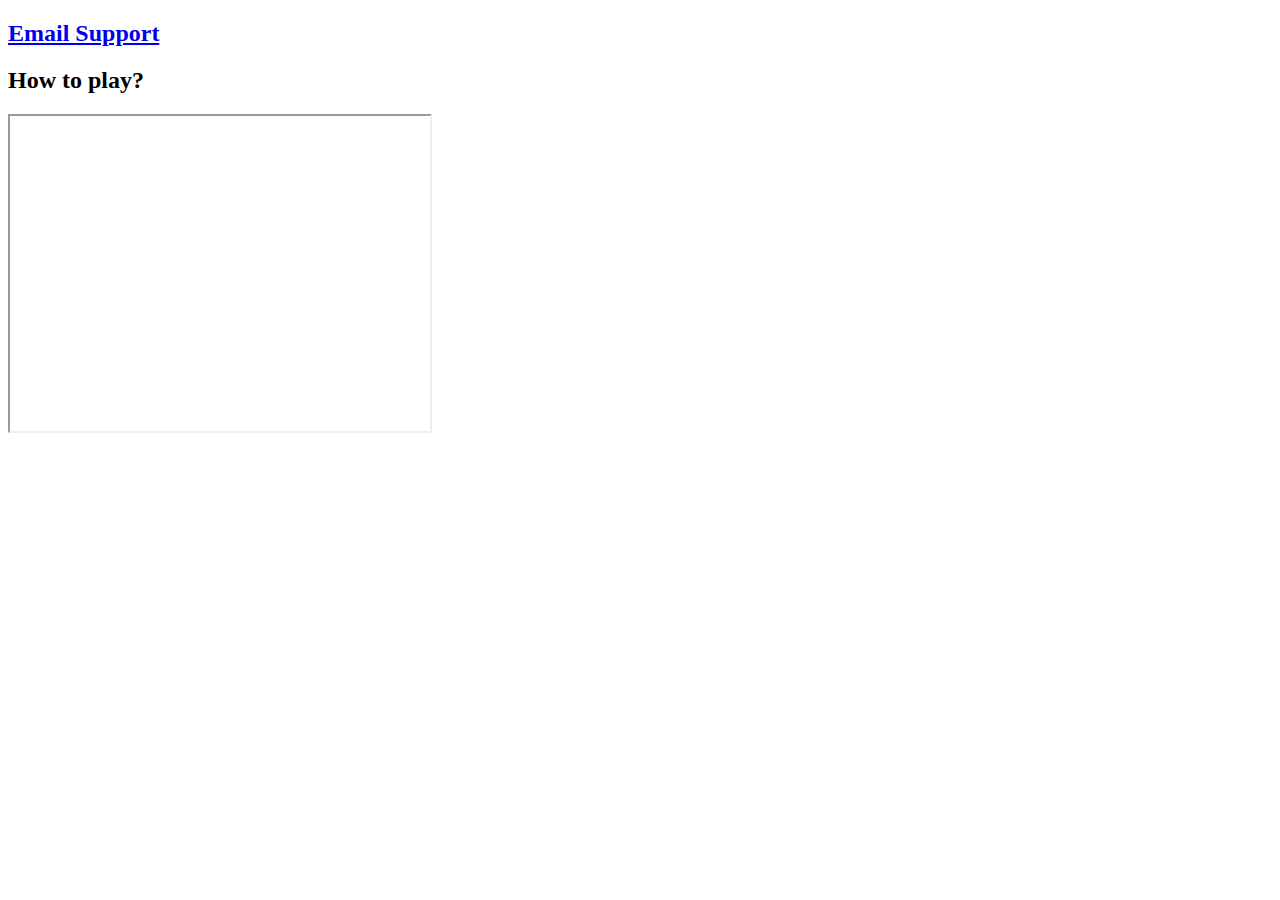
<file: movestick.html>
<!DOCTYPE html>
<html>
<head>
  <title>小等式</title>
</head>
<body>

<h2>
<a href = "mailto: support@upmemo.com">Email Support</a>
</h2>

<p><h2>How to play?</h2></p>
<iframe width="420" height="315"
src="https://www.youtube.com/embed/tgbNymZ7vqY">
</iframe>


</body>
</html>
</file>
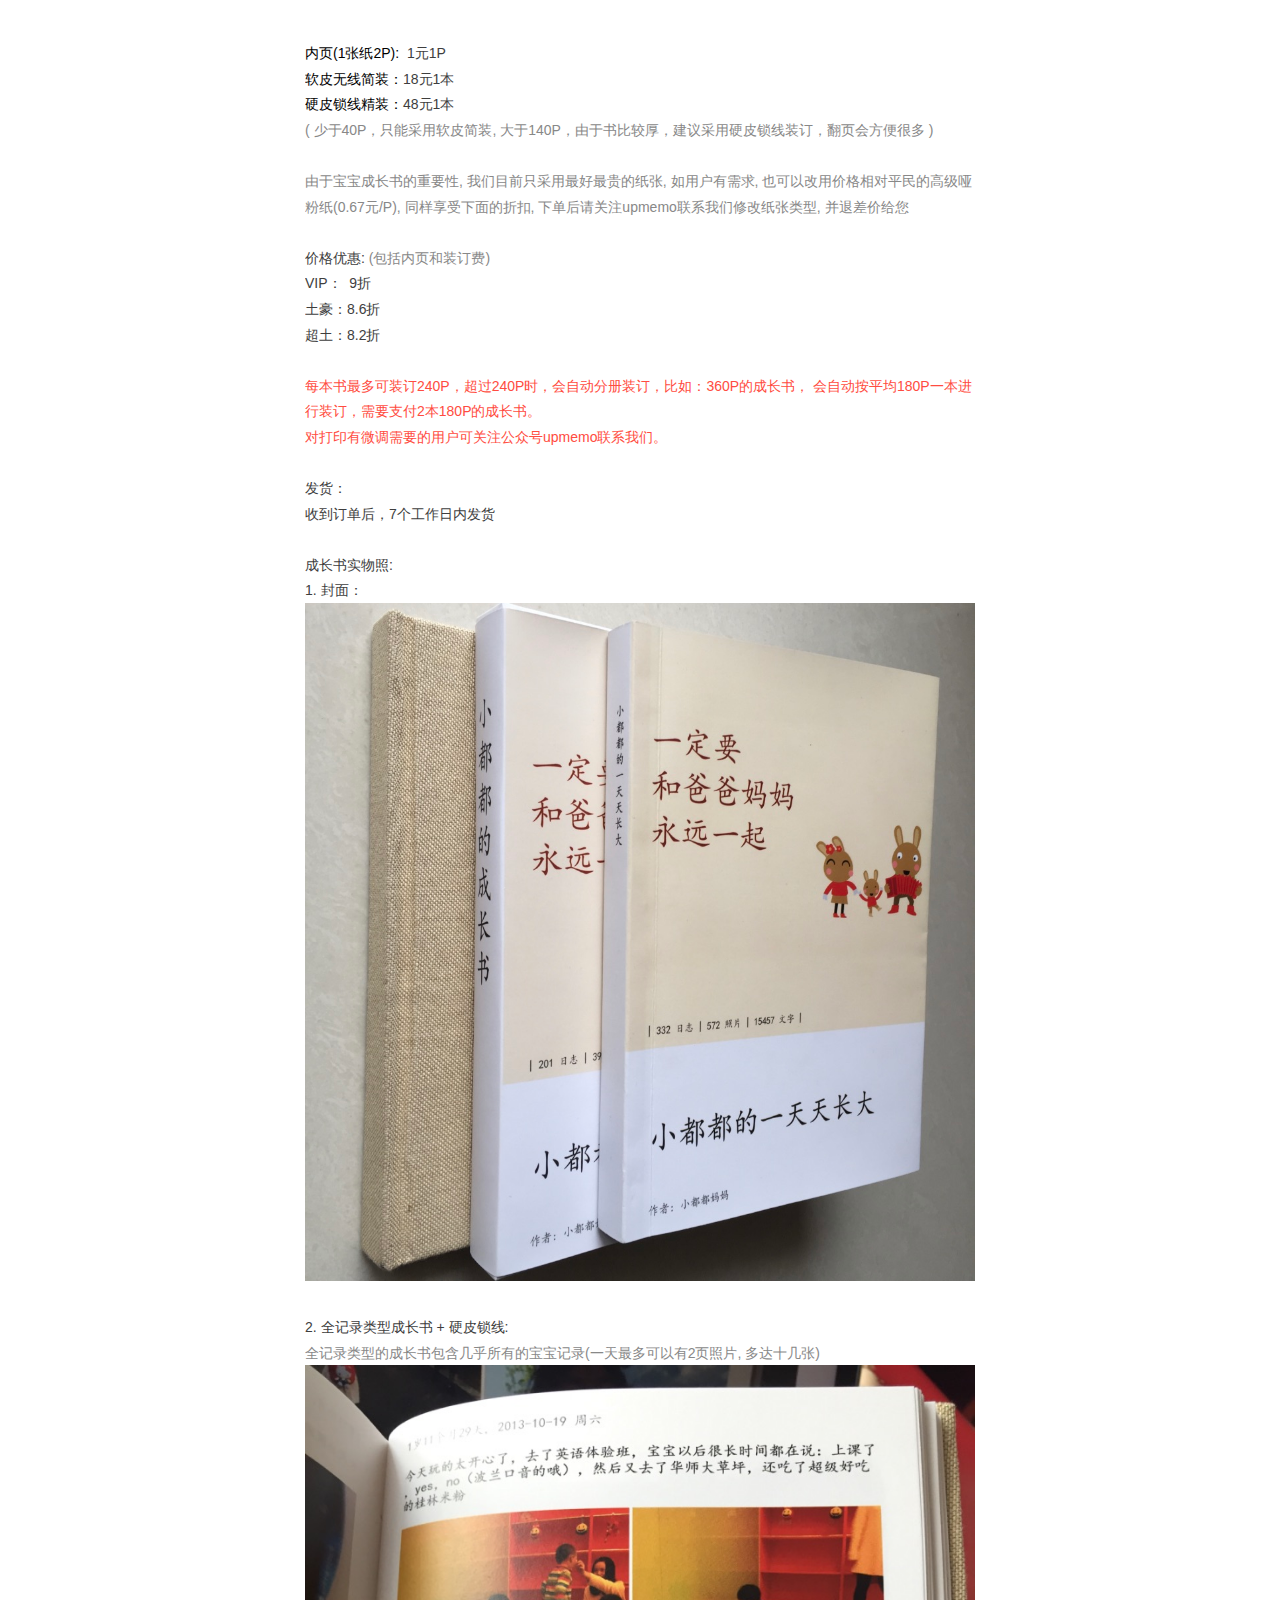
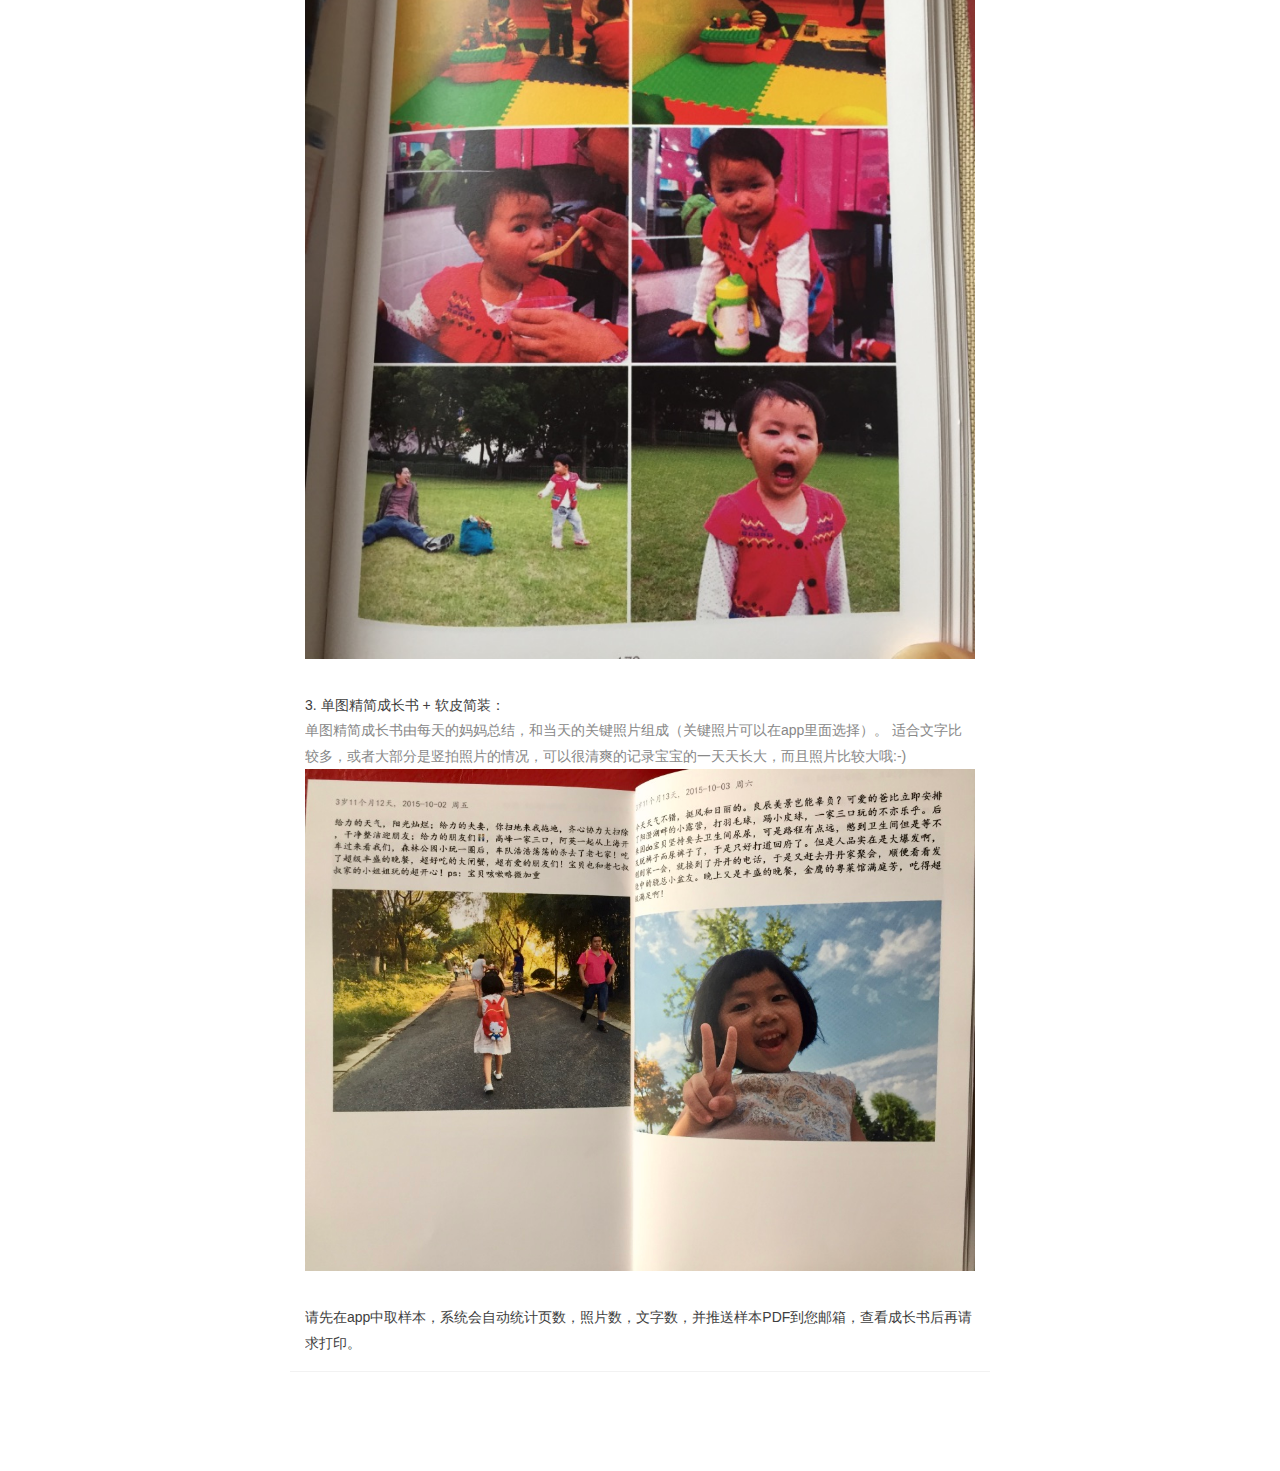
<file: print_price.html>
<!DOCTYPE html>
<!--headTrap<body></body><head></head><html></html>--><html>
    <head>
        <meta http-equiv="Content-Type" content="text/html; charset=utf-8">
<meta http-equiv="X-UA-Compatible" content="IE=edge">
<meta name="viewport" content="width=device-width,initial-scale=1.0,maximum-scale=1.0,user-scalable=0" />
<meta name="apple-mobile-web-app-capable" content="yes">
<meta name="apple-mobile-web-app-status-bar-style" content="black">
<meta name="format-detection" content="telephone=no">

<script nonce="1987618888" type="text/javascript">
window.__nonce_str = "1987618888"
if (location.href.indexOf("safe=0") == -1 && window.__nonce_str) {
  window.__moonsafe_csp_offset || (window.__moonsafe_csp_offset = 18);
  document.write('<meta http-equiv="Content-Security-Policy" content="script-src https: \'unsafe-inline\' \'unsafe-eval\' *.qq.com *.weishi.com'+(window.__nonce_str ? ' \'nonce-' + window.__nonce_str + "\'":"")+ '">');
        
}
</script>

        <script nonce="1987618888" type="text/javascript">
            window.logs = {
                pagetime: {}
            };
            window.logs.pagetime['html_begin'] = (+new Date());
        </script>
        
<script nonce="1987618888" type="text/javascript">
    var biz = "MzAwOTI5NDY2Mg=="||"";
    var sn = "" || ""|| "70d27b77a3256b4a5191395a1a206009";
    var mid = "510205675" || ""|| "510205675";
    var idx = "1" || "" || "1";
    
    
</script>
<script nonce="1987618888" type="text/javascript">
var page_begintime=+new Date,is_rumor="",norumor="";
1*is_rumor&&!(1*norumor)&&biz&&mid&&(document.referrer&&-1!=document.referrer.indexOf("mp.weixin.qq.com/mp/rumor")||(location.href="http://mp.weixin.qq.com/mp/rumor?action=info&__biz="+biz+"&mid="+mid+"&idx="+idx+"&sn="+sn+"#wechat_redirect")),
document.domain="qq.com";
</script> 
<script nonce="1987618888" type="text/javascript">
var MutationObserver=window.WebKitMutationObserver||window.MutationObserver||window.MozMutationObserver,isDangerSrc=function(t){
if(t){
var e=t.match(/http(?:s)?:\/\/([^\/]+?)(\/|$)/);
if(e&&!/qq\.com(\:8080)?$/.test(e[1])&&!/weishi\.com$/.test(e[1]))return!0;
}
return!1;
},ishttp=0==location.href.indexOf("http://");
-1==location.href.indexOf("safe=0")&&ishttp&&"function"==typeof MutationObserver&&"mp.weixin.qq.com"==location.host&&(window.__observer_data={
count:0,
exec_time:0,
list:[]
},window.__observer=new MutationObserver(function(t){
window.__observer_data.count++;
var e=new Date,r=[];
t.forEach(function(t){
for(var e=t.addedNodes,o=0;o<e.length;o++){
var n=e[o];
if("SCRIPT"===n.tagName){
var i=n.src;
isDangerSrc(i)&&(window.__observer_data.list.push(i),r.push(n)),!i&&window.__nonce_str&&n.getAttribute("nonce")!=window.__nonce_str&&(window.__observer_data.list.push("inlinescript_without_nonce"),
r.push(n));
}
}
});
for(var o=0;o<r.length;o++){
var n=r[o];
n.parentNode&&n.parentNode.removeChild(n);
}
window.__observer_data.exec_time+=new Date-e;
}),window.__observer.observe(document,{
subtree:!0,
childList:!0
})),function(){
if(-1==location.href.indexOf("safe=0")&&Math.random()<.01&&ishttp&&HTMLScriptElement.prototype.__lookupSetter__&&"undefined"!=typeof Object.defineProperty){
window.__danger_src={
xmlhttprequest:[],
script_src:[],
script_setAttribute:[]
};
var t="$"+Math.random();
HTMLScriptElement.prototype.__old_method_script_src=HTMLScriptElement.prototype.__lookupSetter__("src"),
HTMLScriptElement.prototype.__defineSetter__("src",function(t){
t&&isDangerSrc(t)&&window.__danger_src.script_src.push(t),this.__old_method_script_src(t);
});
var e="element_setAttribute"+t;
Object.defineProperty(Element.prototype,e,{
value:Element.prototype.setAttribute,
enumerable:!1
}),Element.prototype.setAttribute=function(t,r){
"SCRIPT"==this.tagName&&"src"==t&&isDangerSrc(r)&&window.__danger_src.script_setAttribute.push(r),
this[e](t,r);
};
}
}();
</script> 

        <link rel="dns-prefetch" href="//res.wx.qq.com">
<link rel="dns-prefetch" href="//mmbiz.qpic.cn">
<link rel="shortcut icon" type="image/x-icon" href="//res.wx.qq.com/mmbizwap/zh_CN/htmledition/images/icon/common/favicon22c41b.ico">
<script nonce="1987618888" type="text/javascript">
    String.prototype.html = function(encode) {
        var replace =["&#39;", "'", "&quot;", '"', "&nbsp;", " ", "&gt;", ">", "&lt;", "<", "&amp;", "&", "&yen;", "¥"];
        if (encode) {
            replace.reverse();
        }
        for (var i=0,str=this;i< replace.length;i+= 2) {
             str=str.replace(new RegExp(replace[i],'g'),replace[i+1]);
        }
        return str;
    };

    window.isInWeixinApp = function() {
        return /MicroMessenger/.test(navigator.userAgent);
    };

    window.getQueryFromURL = function(url) {
        url = url || 'http://qq.com/s?a=b#rd'; 
        var tmp = url.split('?'),
            query = (tmp[1] || "").split('#')[0].split('&'),
            params = {};
        for (var i=0; i<query.length; i++) {
            var arg = query[i].split('=');
            params[arg[0]] = arg[1];
        }
        if (params['pass_ticket']) {
          params['pass_ticket'] = encodeURIComponent(params['pass_ticket'].html(false).html(false).replace(/\s/g,"+"));
        }
        return params;
    };

    (function() {
      var params = getQueryFromURL(location.href);
        window.uin = params['uin'] || "MTM4ODUxMTA2Mg==" || '';
        window.key = params['key'] || "72742a3cd154ac7cc6e6bbdda0fd65d7aa0409444dab610440cfb08ee8d40550a833f48bf3ecfc6fbdfa2f2d38bbdc9fdd78a447e1e0817121fbeca65060342030c170db160317dc3c9dfb4cb0ba8dca" || '';
        window.wxtoken = params['wxtoken'] || '';
        window.pass_ticket = params['pass_ticket'] || '';
    })();

</script>

        <title>成长书打印服务介绍</title>
        
<style>html{-ms-text-size-adjust:100%;-webkit-text-size-adjust:100%;line-height:1.6}body{-webkit-touch-callout:none;font-family:-apple-system-font,"Helvetica Neue","PingFang SC","Hiragino Sans GB","Microsoft YaHei",sans-serif;background-color:#f3f3f3;line-height:inherit}body.rich_media_empty_extra{background-color:#fff}body.rich_media_empty_extra .rich_media_area_primary:before{display:none}h1,h2,h3,h4,h5,h6{font-weight:400;font-size:16px}*{margin:0;padding:0}a{color:#607fa6;text-decoration:none}.rich_media_inner{font-size:16px;word-wrap:break-word;-webkit-hyphens:auto;-ms-hyphens:auto;hyphens:auto}.rich_media_area_primary{position:relative;padding:20px 15px 15px;background-color:#fff}.rich_media_area_primary:before{content:" ";position:absolute;left:0;top:0;width:100%;height:1px;border-top:1px solid #e5e5e5;-webkit-transform-origin:0 0;transform-origin:0 0;-webkit-transform:scaleY(0.5);transform:scaleY(0.5);top:auto;bottom:-2px}.rich_media_area_primary .original_img_wrp{display:inline-block;font-size:0}.rich_media_area_primary .original_img_wrp .tips_global{display:block;margin-top:.5em;font-size:14px;text-align:right;width:auto;overflow:hidden;text-overflow:ellipsis;white-space:nowrap;word-wrap:normal}.rich_media_area_extra{padding:0 15px 0}.rich_media_title{margin-bottom:10px;line-height:1.4;font-weight:400;font-size:24px}.rich_media_meta_list{margin-bottom:18px;line-height:20px;font-size:0}.rich_media_meta_list em{font-style:normal}.rich_media_meta{display:inline-block;vertical-align:middle;margin-right:8px;margin-bottom:10px;font-size:16px}.meta_original_tag{display:inline-block;vertical-align:middle;padding:1px .5em;border:1px solid #9e9e9e;color:#8c8c8c;border-top-left-radius:20% 50%;-moz-border-radius-topleft:20% 50%;-webkit-border-top-left-radius:20% 50%;border-top-right-radius:20% 50%;-moz-border-radius-topright:20% 50%;-webkit-border-top-right-radius:20% 50%;border-bottom-left-radius:20% 50%;-moz-border-radius-bottomleft:20% 50%;-webkit-border-bottom-left-radius:20% 50%;border-bottom-right-radius:20% 50%;-moz-border-radius-bottomright:20% 50%;-webkit-border-bottom-right-radius:20% 50%;font-size:15px;line-height:1.1}.meta_enterprise_tag img{width:30px;height:30px!important;display:block;position:relative;margin-top:-3px;border:0}.rich_media_meta_text{color:#8c8c8c}span.rich_media_meta_nickname{display:none}.rich_media_thumb_wrp{margin-bottom:6px}.rich_media_thumb_wrp .original_img_wrp{display:block}.rich_media_thumb{display:block;width:100%}.rich_media_content{overflow:hidden;color:#3e3e3e}.rich_media_content *{max-width:100%!important;box-sizing:border-box!important;-webkit-box-sizing:border-box!important;word-wrap:break-word!important}.rich_media_content p{clear:both;min-height:1em}.rich_media_content em{font-style:italic}.rich_media_content fieldset{min-width:0}.rich_media_content .list-paddingleft-2{padding-left:30px}.rich_media_content blockquote{margin:0;padding-left:10px;border-left:3px solid #dbdbdb}img{height:auto!important}@media(min-device-width:375px) and (max-device-width:667px) and (-webkit-min-device-pixel-ratio:2){.mm_appmsg .rich_media_inner,.mm_appmsg .rich_media_meta,.mm_appmsg .discuss_list,.mm_appmsg .rich_media_extra,.mm_appmsg .title_tips .tips{font-size:17px}.mm_appmsg .meta_original_tag{font-size:15px}}@media(min-device-width:414px) and (max-device-width:736px) and (-webkit-min-device-pixel-ratio:3){.mm_appmsg .rich_media_title{font-size:25px}}@media screen and (min-width:1024px){.rich_media{width:740px;margin-left:auto;margin-right:auto}.rich_media_inner{padding:20px}body{background-color:#fff}}@media screen and (min-width:1025px){body{font-family:"Helvetica Neue",Helvetica,"Hiragino Sans GB","Microsoft YaHei",Arial,sans-serif}.rich_media{position:relative}.rich_media_inner{background-color:#fff;padding-bottom:100px}}.radius_avatar{display:inline-block;background-color:#fff;padding:3px;border-radius:50%;-moz-border-radius:50%;-webkit-border-radius:50%;overflow:hidden;vertical-align:middle}.radius_avatar img{display:block;width:100%;height:100%;border-radius:50%;-moz-border-radius:50%;-webkit-border-radius:50%;background-color:#eee}.cell{padding:.8em 0;display:block;position:relative}.cell_hd,.cell_bd,.cell_ft{display:table-cell;vertical-align:middle;word-wrap:break-word;word-break:break-all;white-space:nowrap}.cell_primary{width:2000px;white-space:normal}.flex_cell{padding:10px 0;display:-webkit-box;display:-webkit-flex;display:-ms-flexbox;display:flex;-webkit-box-align:center;-webkit-align-items:center;-ms-flex-align:center;align-items:center}.flex_cell_primary{width:100%;-webkit-box-flex:1;-webkit-flex:1;-ms-flex:1;box-flex:1;flex:1}.original_tool_area{display:block;padding:.75em 1em 0;-webkit-tap-highlight-color:rgba(0,0,0,0);color:#3e3e3e;border:1px solid #eaeaea;margin:20px 0}.original_tool_area .tips_global{position:relative;padding-bottom:.5em;font-size:15px}.original_tool_area .tips_global:after{content:" ";position:absolute;left:0;bottom:0;right:0;height:1px;border-bottom:1px solid #dbdbdb;-webkit-transform-origin:0 100%;transform-origin:0 100%;-webkit-transform:scaleY(0.5);transform:scaleY(0.5)}.original_tool_area .radius_avatar{width:27px;height:27px;padding:0;margin-right:.5em}.original_tool_area .radius_avatar img{height:100%!important}.original_tool_area .flex_cell_bd{width:auto;overflow:hidden;text-overflow:ellipsis;white-space:nowrap;word-wrap:normal}.original_tool_area .flex_cell_ft{font-size:14px;color:#8c8c8c;padding-left:1em;white-space:nowrap}.original_tool_area .icon_access:after{content:" ";display:inline-block;height:8px;width:8px;border-width:1px 1px 0 0;border-color:#cbcad0;border-style:solid;transform:matrix(0.71,0.71,-0.71,0.71,0,0);-ms-transform:matrix(0.71,0.71,-0.71,0.71,0,0);-webkit-transform:matrix(0.71,0.71,-0.71,0.71,0,0);position:relative;top:-2px;top:-1px}.weui_loading{width:20px;height:20px;display:inline-block;vertical-align:middle;-webkit-animation:weuiLoading 1s steps(12,end) infinite;animation:weuiLoading 1s steps(12,end) infinite;background:transparent url([data-uri]) no-repeat;-webkit-background-size:100%;background-size:100%}@-webkit-keyframes weuiLoading{0%{-webkit-transform:rotate3d(0,0,1,0deg)}100%{-webkit-transform:rotate3d(0,0,1,360deg)}}@keyframes weuiLoading{0%{-webkit-transform:rotate3d(0,0,1,0deg)}100%{-webkit-transform:rotate3d(0,0,1,360deg)}}.gif_img_wrp{display:inline-block;font-size:0;position:relative;font-weight:400;font-style:normal;text-indent:0;text-shadow:none 1px 1px rgba(0,0,0,0.5)}.gif_img_wrp img{vertical-align:top}.gif_img_tips{background:rgba(0,0,0,0.6)!important;filter:progid:DXImageTransform.Microsoft.gradient(GradientType=0,startColorstr='#99000000',endcolorstr = '#99000000');border-top-left-radius:1.2em 50%;-moz-border-radius-topleft:1.2em 50%;-webkit-border-top-left-radius:1.2em 50%;border-top-right-radius:1.2em 50%;-moz-border-radius-topright:1.2em 50%;-webkit-border-top-right-radius:1.2em 50%;border-bottom-left-radius:1.2em 50%;-moz-border-radius-bottomleft:1.2em 50%;-webkit-border-bottom-left-radius:1.2em 50%;border-bottom-right-radius:1.2em 50%;-moz-border-radius-bottomright:1.2em 50%;-webkit-border-bottom-right-radius:1.2em 50%;line-height:2.3;font-size:11px;color:#fff;text-align:center;position:absolute;bottom:10px;left:10px;min-width:65px}.gif_img_tips.loading{min-width:75px}.gif_img_tips i{vertical-align:middle;margin:-0.2em .73em 0 -2px}.gif_img_play_arrow{display:inline-block;width:0;height:0;border-width:8px;border-style:dashed;border-color:transparent;border-right-width:0;border-left-color:#fff;border-left-style:solid;border-width:5px 0 5px 8px}.gif_img_loading{width:14px;height:14px}i.gif_img_loading{margin-left:-4px}.gif_bg_tips_wrp{position:relative;height:0;line-height:0;margin:0;padding:0}.gif_bg_tips_wrp .gif_img_tips_group{position:absolute;top:0;left:0;z-index:9999}.gif_bg_tips_wrp .gif_img_tips_group .gif_img_tips{top:0;left:0;bottom:auto}.rich_media_global_msg{position:fixed;top:0;left:0;right:0;padding:1em 35px 1em 15px;z-index:1;background-color:#c6e0f8;color:#8c8c8c;font-size:13px}.rich_media_global_msg .icon_closed{position:absolute;right:15px;top:50%;margin-top:-5px;line-height:300px;overflow:hidden;-webkit-tap-highlight-color:rgba(0,0,0,0);background:transparent url(/mmbizwap/zh_CN/htmledition/images/icon/appmsg/icon_appmsg_msg_closed_sprite.2x.png) no-repeat 0 0;width:11px;height:11px;vertical-align:middle;display:inline-block;-webkit-background-size:100% auto;background-size:100% auto}.rich_media_global_msg .icon_closed:active{background-position:0 -17px}.preview_appmsg .rich_media_title{margin-top:1.9em}@media screen and (min-width:1024px){.rich_media_global_msg{position:relative;margin:0 20px}.preview_appmsg .rich_media_title{margin-top:0}}</style>
<style>
     
    </style>
<!--[if lt IE 9]>
<link rel="stylesheet" type="text/css" href="//res.wx.qq.com/mmbizwap/zh_CN/htmledition/style/page/appmsg/page_mp_article_improve_pc2c9cd6.css">
<![endif]-->

    </head>
    <body id="activity-detail" class="zh_CN mm_appmsg">
        
    <script nonce="1987618888" type="text/javascript">
        var write_sceen_time = (+new Date());
    </script>

    <div id="js_article" class="rich_media preview_appmsg">
        
        <div id="js_top_ad_area" class="top_banner">
 
         <div class="rich_media_inner">
                        <div id="page-content">
                <div id="img-content" class="rich_media_area_primary">
                                                                                                                        
                    
                    <div class="rich_media_content " id="js_content">

                        
                        <p><span style="font-size: 14px; color: rgb(0, 0, 0);">内页(1张纸2P):</span><span style="font-size: 14px; color: rgb(136, 136, 136);"> &nbsp;</span><span style="font-size: 14px;"><span style="font-size: 14px;  color: rgb(136, 136, 136);"></span>1元1P</span></p><p><span style="font-size: 14px; color: rgb(0, 0, 0);">软皮无线简装：</span><span style="font-size: 14px;">18元1本</span><br  /></p><p><span style="font-size: 14px; color: rgb(0, 0, 0);">硬皮锁线精装：</span><span style="font-size: 14px;">48元1本 </span></p><p><span style="font-size: 14px; color: rgb(136, 136, 136);">( 少于40P，只能采用软皮简装, 大于140P，由于书比较厚，建议采用硬皮锁线装订，翻页会方便很多 )<br/><br/>由于宝宝成长书的重要性, 我们目前只采用最好最贵的纸张, 如用户有需求, 也可以改用价格相对平民的高级哑粉纸(0.67元/P), 同样享受下面的折扣, 下单后请关注upmemo联系我们修改纸张类型, 并退差价给您<br/></span></p><p><span style="font-size: 14px; color: rgb(136, 136, 136);"><br  /></span></p><p><span style="font-size: 14px;">价格优惠: </span><span style="font-size: 14px; color: rgb(136, 136, 136);">(</span><span style="font-size: 14px; color: rgb(136, 136, 136);">包括内页和装订费)</span><br  /></p><p><span style="font-size: 14px;">VIP： &nbsp;9折</span></p><p><span style="font-size: 14px;">土豪：8.6折</span></p><p><span style="font-size: 14px;">超土：8.2折</span></p><p><span style="color: rgb(255, 76, 65); font-size: 14px;"><br  /></span></p><p><span style="color: rgb(255, 76, 65); font-size: 14px;">每本书最多可装订240P，超过240P时，会自动分册装订，比如：360P的成长书， 会自动按平均180P一本进行装订，需要支付2本180P的成长书。<br/>对打印有微调需要的用户可关注公众号upmemo联系我们。</span></p><p><br  /></p><p><span style="font-size: 14px;">发货：</span></p><p><span style="font-size: 14px;">收到订单后，7个工作日内发货</span></p><p><span style="font-size: 14px;"><br  /></span></p><p><span style="font-size: 14px;">成长书实物照:</span></p><p><span style="font-size: 14px;">1. 封面：</span></p><p><span style="font-size: 14px;"><img data-s="300,640" data-type="jpeg" src="./img/cover.jpg" data-ratio="1.0118577075098814" data-w="1012"  /><br  /></span></p><p><span style="font-size: 14px;"><br  /></span></p><p><span style="font-size: 14px;">2. 全记录类型成长书 + 硬皮锁线:</span></p><p><span style="color: rgb(136, 136, 136); font-size: 14px;">全记录类型的成长书包含几乎所有的宝宝记录</span><span style="color: rgb(136, 136, 136); font-size: 14px;">(一天最多可以有2页照片, 多达十几张)</span></p><p><img data-s="300,640" data-type="jpeg" src="./img/all_records.jpg" style="" data-ratio="1.3333333333333333" data-w="768"  /></p><p><br  /></p><p><span style="font-size: 14px;">3. 单图精简成长书 + 软皮简装：</span></p><p><span style="font-size: 14px; color: rgb(136, 136, 136);">单图精简成长书由每天的妈妈总结，和当天的关键照片组成（关键照片可以在app里面选择）。 适合文字比较多，或者大部分是竖拍照片的情况，可以很清爽的记录宝宝的一天天长大，而且照片比较大哦:-)</span></p><p><img data-s="300,640" data-type="jpeg" src="./img/single.jpg" data-ratio="0.75" data-w="1024"  /><br  /></p><p><span style="font-size: 14px;"><br  /></span></p><p><span style="font-size: 14px;">请先在app中取样本，系统会自动统计页数，照片数，文字数，并推送样本PDF到您邮箱，查看成长书后再请求打印。<br  /></span></p>
                    </div>
                    <script nonce="1987618888" type="text/javascript">
                        var first_sceen__time = (+new Date());

                        if ("" == 1 && document.getElementById('js_content'))
                            document.getElementById('js_content').addEventListener("selectstart",function(e){ e.preventDefault(); });

                                        (function(){
                            if (navigator.userAgent.indexOf("WindowsWechat") != -1){
                                var link = document.createElement('link');
                                var head = document.getElementsByTagName('head')[0];
                                link.rel = 'stylesheet';
                                link.type = 'text/css';
                                link.href = "//res.wx.qq.com/mmbizwap/zh_CN/htmledition/style/page/appmsg/page_mp_article_improve_winwx31619e.css";
                                head.appendChild(link);
                            }
                        })();
                    </script>
                    
                    
                                        
                    <div class="ct_mpda_wrp" id="js_sponsor_ad_area" style="display:none;">

                    </div>

                    
                                        
                                        <div class="rich_media_tool" id="js_toobar3">
                                                                    <div id="js_read_area3" class="media_tool_meta tips_global meta_primary" style="display:none;">阅读 <span id="readNum3"></span></div>

                        <span style="display:none;" class="media_tool_meta meta_primary tips_global meta_praise" id="like3">
                            <i class="icon_praise_gray"></i><span class="praise_num" id="likeNum3"></span>
                        </span>

                        <a id="js_report_article3" style="display:none;" class="media_tool_meta tips_global meta_extra" href="##">投诉</a>

                    </div>



                                    </div>

                <div class="rich_media_area_primary sougou" id="sg_tj" style="display:none">

                </div>

                <div class="rich_media_area_extra">

                    
                                        <div class="mpda_bottom_container" id="js_bottom_ad_area">
                        
                    </div>
                                        
                    <div id="js_iframetest" style="display:none;"></div>
                                        
                                    </div>
               
            </div>
            <div id="js_pc_qr_code" class="qr_code_pc_outer" style="display:none;">
                <div class="qr_code_pc_inner">
                    <div class="qr_code_pc">
                        <img id="js_pc_qr_code_img" class="qr_code_pc_img">
                        <p>微信扫一扫<br>关注该公众号</p>
                    </div>
                </div>
            </div>

        </div>
    </div>


        
        <script nonce="1987618888">
    var __DEBUGINFO = {
        debug_js : "//res.wx.qq.com/mmbizwap/zh_CN/htmledition/js/biz_wap/debug/console2ca724.js",
        safe_js : "//res.wx.qq.com/mmbizwap/zh_CN/htmledition/js/biz_wap/safe/moonsafe2f3e84.js",
        res_list: []
    };
</script>

<script nonce="1987618888">
(function() {
  function _addVConsole(uri) {
    var url = '//res.wx.qq.com/mmbizwap/zh_CN/htmledition/js/vconsole/' + uri;
    document.write('<script nonce="1987618888" type="text/javascript" src="' + url + '"><\/script>');
  }
  if (
    (document.cookie && document.cookie.indexOf('vconsole_open=1') > -1)
    || location.href.indexOf('vconsole=1') > -1
  ) {
    _addVConsole('2.5.1/vconsole.min.js');
    _addVConsole('plugin/vconsole-elements/1.0.2/vconsole-elements.min.js');
    _addVConsole('plugin/vconsole-sources/1.0.1/vconsole-sources.min.js');
    _addVConsole('plugin/vconsole-resources/1.0.0/vconsole-resources.min.js');
    _addVConsole('plugin/vconsole-mpopt/1.0.0/vconsole-mpopt.js');
  }
})();
</script>
        
<script nonce="1987618888" type="text/javascript">
    
    if (!window.console) window.console = { log: function() {} };
    
    if (typeof getComputedStyle == 'undefined') {
        if (document.body.currentStyle) {
            window.getComputedStyle = function(el) {
                return el.currentStyle;
            }
        } else {
            window.getComputedStyle = {};
        }
    }
    var occupyImg = function() {
        var images = document.getElementsByTagName('img');
        var length = images.length;
        var container = document.getElementById('img-content');
        var max_width = container.offsetWidth;
        var container_padding = 0;
        var container_style = getComputedStyle(container);
        container_padding = parseFloat(container_style.paddingLeft) + parseFloat(container_style.paddingRight);
        max_width -= container_padding;
        var ua = navigator.userAgent.toLowerCase();
        var re = new RegExp("msie ([0-9]+[\.0-9]*)");
        var version;
        if (re.exec(ua) != null) {
            version = parseInt(RegExp.$1);
        }
        var isIE = false;
        if (typeof version != 'undefined' && version >= 6 && version <= 9) {
            isIE = true;
        }
        if (!max_width) {
            max_width = window.innerWidth - 30;      
        }
        for (var i = 0; i < length; ++i) {
            var src_ = images[i].getAttribute('data-src');
            var realSrc = images[i].getAttribute('src');
            if (!src_ || realSrc) continue;
            var width_ = 1 * images[i].getAttribute('data-w') || max_width;
            var ratio_ = 1 * images[i].getAttribute('data-ratio');
            var height = 100;
            if (ratio_ && ratio_ > 0) {
                var img_style = getComputedStyle(images[i]);
                var init_width = images[i].style.width;
                
                if (init_width) {
                    images[i].setAttribute('_width', init_width);
                    if (init_width != 'auto') width_ = parseFloat(img_style.width);
                }
                var parent_width = 0;
                var parent = images[i].parentNode;
                var outerWidth = 0;
                while (true) {
                    var parent_style = getComputedStyle(parent);
                    if (!parent || !parent_style) break;
                    parent_width = parent.clientWidth - parseFloat(parent_style.paddingLeft) - parseFloat(parent_style.paddingRight) - outerWidth;
                    if (parent_width > 0) break;
                    outerWidth += parseFloat(parent_style.paddingLeft) + parseFloat(parent_style.paddingRight) + parseFloat(parent_style.marginLeft) + parseFloat(parent_style.marginRight) + parseFloat(parent_style.borderLeftWidth) + parseFloat(parent_style.borderRightWidth);
                    parent = parent.parentNode;
                }
                parent_width = parent_width || max_width;
                var width = width_ > parent_width ? parent_width : width_; 
                var img_padding_border = parseFloat(img_style.paddingLeft) + parseFloat(img_style.paddingRight) + parseFloat(img_style.borderLeftWidth) + parseFloat(img_style.borderRightWidth);
                var img_padding_border_top_bottom = parseFloat(img_style.paddingTop) + parseFloat(img_style.paddingBottom) + parseFloat(img_style.borderTopWidth) + parseFloat(img_style.borderBottomWidth);
                img_padding_border = img_padding_border || 0;
                img_padding_border_top_bottom = img_padding_border_top_bottom || 0;
                height = (width - img_padding_border) * ratio_ + img_padding_border_top_bottom;
                images[i].style.cssText += ";width: " + width + "px !important;";
                if (isIE) {
                    var url = images[i].getAttribute('data-src');
                    images[i].src = url;
                } else {
                    images[i].src = "[data-uri]";
                }
            } else {
                images[i].style.cssText += ";visibility: hidden !important;";
            }
            images[i].style.cssText += ";height: " + height + "px !important;";
        }       
    }
    occupyImg();
</script>
<script nonce="1987618888" type="text/javascript">
    
    var not_in_mm_css = "//res.wx.qq.com/mmbizwap/zh_CN/htmledition/style/page/appmsg/not_in_mm322696.css";
    var windowwx_css = "//res.wx.qq.com/mmbizwap/zh_CN/htmledition/style/page/appmsg/page_mp_article_improve_winwx31619e.css";
    var article_improve_combo_css = "//res.wx.qq.com/mmbizwap/zh_CN/htmledition/style/page/appmsg/page_mp_article_improve_combo322696.css";
    var tid = "";
    var aid = "";
    var clientversion = "11020201";
    var appuin = "MzAwOTI5NDY2Mg=="||"";

    var source = "0";
    var abtest_cookie = "";

    var scene = 75;

    var itemidx = "";

    var _copyright_stat = "0";
    var _ori_article_type = "";

    var nickname = "宝宝成长记App";
    var appmsg_type = "6";
    var ct = "1482906483";
    var publish_time = "2016-12-31" || "";
    var user_name = "gh_8334d6ac35db";
    var user_name_new = "";
    var fakeid   = "MTM4ODUxMTA2Mg==";
    var version   = "";
    var is_limit_user   = "0";
    var round_head_img = "http://mmbiz.qpic.cn/mmbiz/8RUMQ2SNdtPMTY7MM4hHDngZq0cbyAMlrwBu8RndliaClATMniaVTBwvro0JpAyJwmg85qsdwqLzaiaOqmmficXDxw/0?wx_fmt=png";
    var ori_head_img_url = "http://wx.qlogo.cn/mmhead/Q3auHgzwzM7TcmhUY6sMicRUVSEriatYNVfIcJxicWGKlYBf5etjPvHTA/132";
    var msg_title = "成长书打印服务介绍";
    var msg_desc = "成长书打印服务介绍";
    var msg_cdn_url = "http://mmbiz.qpic.cn/mmbiz_jpg/8RUMQ2SNdtOELPfzMAjZsyyukMxGgstLwqewR2a1SL87OdHoYAV3YVVwhg1fZoHbCE6Uzq0hVx5zGf6AY35YTw/0?wx_fmt=jpeg";
    var msg_link = "http://mp.weixin.qq.com/s?__biz=MzAwOTI5NDY2Mg==\x26amp;tempkey=kIKuW1kqY8xib9BEuzb70CkrMrL9%2BHoti5VHSTvBPclyu%2BU3qzgLwM23lJ5%2FingzXZ0bS2xEfnZEYLoa4GY2QB9isSj69IqLlsTqP3WNHA0Lpytflasy0I1BuaFgqsSuLwDagDlRLilU2S%2FbpPektQ%3D%3D\x26amp;chksm=00fc78c2378bf1d41c53f13d533fb14048a5c3a19150e62fc537cc54898474b2b976c04f9106#rd";
    var user_uin = "1388511062"*1;
    var msg_source_url = '';
    var img_format = 'jpeg';
    var srcid = '1231xB2ViWmyr48cFZ1PnbBl';
    var req_id = '31116E75Fztaj73xP8wlvcCG';
    var networkType;
    var appmsgid = '' || '510205675'|| "510205675";
    var comment_id = "0" * 1;
    var comment_enabled = "" * 1;
    var is_need_reward = "0" * 1;
    var is_https_res = ("" * 1) && (location.protocol == "https:");
    var msg_daily_idx = "0" || "";

    var devicetype = "iMac\x26nbsp;MacBookPro11,3\x26nbsp;OSX\x26nbsp;OSX\x26nbsp;10.12.1\x26nbsp;build(16B2555)";
    var source_encode_biz = "";
    
    
    var reprint_ticket = "";
    var source_mid = "";
    var source_idx = "";

    var show_comment = "0";
    var __appmsgCgiData = {
        can_use_page : "0"*1,
        is_wxg_stuff_uin : "0"*1,
        card_pos : "",
        copyright_stat : "0",
        source_biz : "",
        hd_head_img : "http://wx.qlogo.cn/mmhead/Q3auHgzwzM7TcmhUY6sMicRUVSEriatYNVfIcJxicWGKlYBf5etjPvHTA/0"||(window.location.protocol+"//"+window.location.host + "//res.wx.qq.com/mmbizwap/zh_CN/htmledition/images/pic/appmsg/pic_rumor_link.2x264e76.jpg")
    };
    var _empty_v = "//res.wx.qq.com/mmbizwap/zh_CN/htmledition/images/pic/pages/voice/empty26f1f1.mp3";

    var copyright_stat = "0" * 1;

    var pay_fee = "" * 1;
    var pay_timestamp = "";
    var need_pay = "" * 1;

    var need_report_cost = "0" * 1;
    var use_tx_video_player = "0" * 1;
    var appmsg_fe_filter = "contenteditable";

    var friend_read_source = "" || "";
    var friend_read_version = "" || "";
    var friend_read_class_id = "" || "";

    var is_only_read = "1" * 1;
    var read_num = "1" * 1;
    var like_num = "0" * 1;
    var liked = "false" == 'true' ? true : false;
    var is_temp_url = "kIKuW1kqY8xib9BEuzb70CkrMrL9\x26nbsp;Hoti5VHSTvBPclyu\x26nbsp;U3qzgLwM23lJ5/ingzXZ0bS2xEfnZEYLoa4GY2QB9isSj69IqLlsTqP3WNHA0Lpytflasy0I1BuaFgqsSuNwFmwg/GRVqMP/gFTnkkVw==" ? 1 : 0;
    var send_time = "1483154631";
      var icon_emotion_switch = "//res.wx.qq.com/mmbizwap/zh_CN/htmledition/images/icon/appmsg/emotion/icon_emotion_switch.2x2f1273.png";
      var icon_emotion_switch_active = "//res.wx.qq.com/mmbizwap/zh_CN/htmledition/images/icon/appmsg/emotion/icon_emotion_switch_active.2x2f1273.png";
      var icon_loading_white = "//res.wx.qq.com/mmbizwap/zh_CN/htmledition/images/icon/common/icon_loading_white2805ea.gif";
      var icon_audio_unread = "//res.wx.qq.com/mmbizwap/zh_CN/htmledition/images/icon/appmsg/audio/icon_audio_unread26f1f1.png";
      var icon_qqmusic_default = "//res.wx.qq.com/mmbizwap/zh_CN/htmledition/images/icon/appmsg/qqmusic/icon_qqmusic_default.2x26f1f1.png";
      var icon_qqmusic_source = "//res.wx.qq.com/mmbizwap/zh_CN/htmledition/images/icon/appmsg/qqmusic/icon_qqmusic_source263724.png";

    var topic_default_img = '//res.wx.qq.com/mmbizwap/zh_CN/htmledition/images/icon/appmsg/topic/pic_book_thumb.2x2e4987.png';

    
    
    
    
    
    
    var ban_scene = "0" * 1;

    var svr_time = "1483154641" * 1;

        window.wxtoken = "2622786110";
        window.__moon_initcallback = function(){
        if(!!window.__initCatch){
            window.__initCatch({
                idkey : 27613,
                startKey : 0,
                limit : 128,
                badjsId: 43,
                reportOpt : {
                    uin : uin,
                    biz : biz,
                    mid : mid,
                    idx : idx,
                    sn  : sn
                },
                extInfo : {
                    network_rate : 0.01,    
                    badjs_rate: 0.1 
                }
            });
        }
    }
        

</script>

        <script nonce="1987618888">window.__moon_host = 'res.wx.qq.com';window.__moon_mainjs = 'appmsg/index.js';window.moon_map = {"appmsg/emotion/caret.js":"//res.wx.qq.com/mmbizwap/zh_CN/htmledition/js/appmsg/emotion/caret278965.js","biz_wap/jsapi/cardticket.js":"//res.wx.qq.com/mmbizwap/zh_CN/htmledition/js/biz_wap/jsapi/cardticket275627.js","appmsg/emotion/map.js":"//res.wx.qq.com/mmbizwap/zh_CN/htmledition/js/appmsg/emotion/map278965.js","appmsg/emotion/textarea.js":"//res.wx.qq.com/mmbizwap/zh_CN/htmledition/js/appmsg/emotion/textarea27cdc5.js","appmsg/emotion/nav.js":"//res.wx.qq.com/mmbizwap/zh_CN/htmledition/js/appmsg/emotion/nav278965.js","appmsg/emotion/common.js":"//res.wx.qq.com/mmbizwap/zh_CN/htmledition/js/appmsg/emotion/common278965.js","appmsg/emotion/slide.js":"//res.wx.qq.com/mmbizwap/zh_CN/htmledition/js/appmsg/emotion/slide2a9cd9.js","pages/report.js":"//res.wx.qq.com/mmbizwap/zh_CN/htmledition/js/pages/report322696.js","pages/music_player.js":"//res.wx.qq.com/mmbizwap/zh_CN/htmledition/js/pages/music_player325336.js","pages/loadscript.js":"//res.wx.qq.com/mmbizwap/zh_CN/htmledition/js/pages/loadscript30203e.js","appmsg/emotion/dom.js":"//res.wx.qq.com/mmbizwap/zh_CN/htmledition/js/appmsg/emotion/dom31ff31.js","biz_wap/utils/hashrouter.js":"//res.wx.qq.com/mmbizwap/zh_CN/htmledition/js/biz_wap/utils/hashrouter2805ea.js","biz_common/utils/wxgspeedsdk.js":"//res.wx.qq.com/mmbizwap/zh_CN/htmledition/js/biz_common/utils/wxgspeedsdk30bcdd.js","a/sponsor.js":"//res.wx.qq.com/mmbizwap/zh_CN/htmledition/js/a/sponsor3189b5.js","a/app_card.js":"//res.wx.qq.com/mmbizwap/zh_CN/htmledition/js/a/app_card313f11.js","a/ios.js":"//res.wx.qq.com/mmbizwap/zh_CN/htmledition/js/a/ios275627.js","a/android.js":"//res.wx.qq.com/mmbizwap/zh_CN/htmledition/js/a/android2c5484.js","a/profile.js":"//res.wx.qq.com/mmbizwap/zh_CN/htmledition/js/a/profile31ff31.js","a/sponsor_a_tpl.html.js":"//res.wx.qq.com/mmbizwap/zh_CN/htmledition/js/a/sponsor_a_tpl.html32c414.js","a/a_tpl.html.js":"//res.wx.qq.com/mmbizwap/zh_CN/htmledition/js/a/a_tpl.html32c414.js","a/mpshop.js":"//res.wx.qq.com/mmbizwap/zh_CN/htmledition/js/a/mpshop311179.js","a/card.js":"//res.wx.qq.com/mmbizwap/zh_CN/htmledition/js/a/card311179.js","biz_wap/utils/position.js":"//res.wx.qq.com/mmbizwap/zh_CN/htmledition/js/biz_wap/utils/position2f1750.js","a/a_report.js":"//res.wx.qq.com/mmbizwap/zh_CN/htmledition/js/a/a_report322696.js","biz_common/utils/respTypes.js":"//res.wx.qq.com/mmbizwap/zh_CN/htmledition/js/biz_common/utils/respTypes2c57d0.js","appmsg/my_comment_tpl.html.js":"//res.wx.qq.com/mmbizwap/zh_CN/htmledition/js/appmsg/my_comment_tpl.html325336.js","appmsg/cmt_tpl.html.js":"//res.wx.qq.com/mmbizwap/zh_CN/htmledition/js/appmsg/cmt_tpl.html325336.js","sougou/a_tpl.html.js":"//res.wx.qq.com/mmbizwap/zh_CN/htmledition/js/sougou/a_tpl.html2c6e7c.js","appmsg/emotion/emotion.js":"//res.wx.qq.com/mmbizwap/zh_CN/htmledition/js/appmsg/emotion/emotion2f3ac3.js","biz_wap/utils/wapsdk.js":"//res.wx.qq.com/mmbizwap/zh_CN/htmledition/js/biz_wap/utils/wapsdk315b3f.js","biz_common/utils/monitor.js":"//res.wx.qq.com/mmbizwap/zh_CN/htmledition/js/biz_common/utils/monitor304edd.js","biz_common/utils/report.js":"//res.wx.qq.com/mmbizwap/zh_CN/htmledition/js/biz_common/utils/report275627.js","appmsg/open_url_with_webview.js":"//res.wx.qq.com/mmbizwap/zh_CN/htmledition/js/appmsg/open_url_with_webview3145f0.js","biz_common/utils/http.js":"//res.wx.qq.com/mmbizwap/zh_CN/htmledition/js/biz_common/utils/http30b871.js","biz_common/utils/cookie.js":"//res.wx.qq.com/mmbizwap/zh_CN/htmledition/js/biz_common/utils/cookie275627.js","appmsg/topic_tpl.html.js":"//res.wx.qq.com/mmbizwap/zh_CN/htmledition/js/appmsg/topic_tpl.html31ff31.js","pages/voice_tpl.html.js":"//res.wx.qq.com/mmbizwap/zh_CN/htmledition/js/pages/voice_tpl.html2f2e72.js","pages/voice_component.js":"//res.wx.qq.com/mmbizwap/zh_CN/htmledition/js/pages/voice_component310e30.js","pages/qqmusic_tpl.html.js":"//res.wx.qq.com/mmbizwap/zh_CN/htmledition/js/pages/qqmusic_tpl.html32c414.js","new_video/ctl.js":"//res.wx.qq.com/mmbizwap/zh_CN/htmledition/js/new_video/ctl2d441f.js","a/testdata.js":"//res.wx.qq.com/mmbizwap/zh_CN/htmledition/js/a/testdata31a4be.js","appmsg/reward_entry.js":"//res.wx.qq.com/mmbizwap/zh_CN/htmledition/js/appmsg/reward_entry3004a4.js","appmsg/comment.js":"//res.wx.qq.com/mmbizwap/zh_CN/htmledition/js/appmsg/comment32a651.js","appmsg/like.js":"//res.wx.qq.com/mmbizwap/zh_CN/htmledition/js/appmsg/like2eb52b.js","pages/version4video.js":"//res.wx.qq.com/mmbizwap/zh_CN/htmledition/js/pages/version4video31d634.js","a/a.js":"//res.wx.qq.com/mmbizwap/zh_CN/htmledition/js/a/a3204d1.js","rt/appmsg/getappmsgext.rt.js":"//res.wx.qq.com/mmbizwap/zh_CN/htmledition/js/rt/appmsg/getappmsgext.rt2c21f6.js","biz_wap/utils/storage.js":"//res.wx.qq.com/mmbizwap/zh_CN/htmledition/js/biz_wap/utils/storage2a74ac.js","biz_common/tmpl.js":"//res.wx.qq.com/mmbizwap/zh_CN/htmledition/js/biz_common/tmpl2b3578.js","appmsg/img_copyright_tpl.html.js":"//res.wx.qq.com/mmbizwap/zh_CN/htmledition/js/appmsg/img_copyright_tpl.html2a2c13.js","biz_common/ui/imgonepx.js":"//res.wx.qq.com/mmbizwap/zh_CN/htmledition/js/biz_common/ui/imgonepx275627.js","biz_wap/utils/ajax.js":"//res.wx.qq.com/mmbizwap/zh_CN/htmledition/js/biz_wap/utils/ajax3274c9.js","biz_wap/utils/log.js":"//res.wx.qq.com/mmbizwap/zh_CN/htmledition/js/biz_wap/utils/log2fcb7c.js","sougou/index.js":"//res.wx.qq.com/mmbizwap/zh_CN/htmledition/js/sougou/index31aefe.js","biz_wap/safe/mutation_observer_report.js":"//res.wx.qq.com/mmbizwap/zh_CN/htmledition/js/biz_wap/safe/mutation_observer_report2fafd1.js","appmsg/fereport.js":"//res.wx.qq.com/mmbizwap/zh_CN/htmledition/js/appmsg/fereport315b3f.js","appmsg/report.js":"//res.wx.qq.com/mmbizwap/zh_CN/htmledition/js/appmsg/report304cae.js","appmsg/report_and_source.js":"//res.wx.qq.com/mmbizwap/zh_CN/htmledition/js/appmsg/report_and_source318ea2.js","appmsg/page_pos.js":"//res.wx.qq.com/mmbizwap/zh_CN/htmledition/js/appmsg/page_pos30c907.js","appmsg/cdn_speed_report.js":"//res.wx.qq.com/mmbizwap/zh_CN/htmledition/js/appmsg/cdn_speed_report3097b2.js","appmsg/wxtopic.js":"//res.wx.qq.com/mmbizwap/zh_CN/htmledition/js/appmsg/wxtopic31a3be.js","appmsg/voice.js":"//res.wx.qq.com/mmbizwap/zh_CN/htmledition/js/appmsg/voice310e30.js","appmsg/qqmusic.js":"//res.wx.qq.com/mmbizwap/zh_CN/htmledition/js/appmsg/qqmusic31623d.js","appmsg/iframe.js":"//res.wx.qq.com/mmbizwap/zh_CN/htmledition/js/appmsg/iframe32707f.js","appmsg/review_image.js":"//res.wx.qq.com/mmbizwap/zh_CN/htmledition/js/appmsg/review_image309c11.js","appmsg/outer_link.js":"//res.wx.qq.com/mmbizwap/zh_CN/htmledition/js/appmsg/outer_link275627.js","biz_wap/jsapi/core.js":"//res.wx.qq.com/mmbizwap/zh_CN/htmledition/js/biz_wap/jsapi/core2ffa93.js","appmsg/copyright_report.js":"//res.wx.qq.com/mmbizwap/zh_CN/htmledition/js/appmsg/copyright_report2ec4b2.js","appmsg/async.js":"//res.wx.qq.com/mmbizwap/zh_CN/htmledition/js/appmsg/async31623d.js","biz_wap/ui/lazyload_img.js":"//res.wx.qq.com/mmbizwap/zh_CN/htmledition/js/biz_wap/ui/lazyload_img32a62b.js","biz_common/log/jserr.js":"//res.wx.qq.com/mmbizwap/zh_CN/htmledition/js/biz_common/log/jserr2805ea.js","appmsg/share.js":"//res.wx.qq.com/mmbizwap/zh_CN/htmledition/js/appmsg/share322696.js","appmsg/cdn_img_lib.js":"//res.wx.qq.com/mmbizwap/zh_CN/htmledition/js/appmsg/cdn_img_lib30b785.js","biz_common/utils/url/parse.js":"//res.wx.qq.com/mmbizwap/zh_CN/htmledition/js/biz_common/utils/url/parse2fb01a.js","page/appmsg/not_in_mm.css":"//res.wx.qq.com/mmbizwap/zh_CN/htmledition/style/page/appmsg/not_in_mm.css32c99a.js","page/appmsg/page_mp_article_improve_combo.css":"//res.wx.qq.com/mmbizwap/zh_CN/htmledition/style/page/appmsg/page_mp_article_improve_combo.css32c99a.js","biz_common/dom/event.js":"//res.wx.qq.com/mmbizwap/zh_CN/htmledition/js/biz_common/dom/event275627.js","appmsg/test.js":"//res.wx.qq.com/mmbizwap/zh_CN/htmledition/js/appmsg/test314065.js","biz_wap/utils/mmversion.js":"//res.wx.qq.com/mmbizwap/zh_CN/htmledition/js/biz_wap/utils/mmversion2f1d97.js","appmsg/max_age.js":"//res.wx.qq.com/mmbizwap/zh_CN/htmledition/js/appmsg/max_age2fdd28.js","biz_common/dom/attr.js":"//res.wx.qq.com/mmbizwap/zh_CN/htmledition/js/biz_common/dom/attr275627.js","appmsg/log.js":"//res.wx.qq.com/mmbizwap/zh_CN/htmledition/js/appmsg/log300330.js","biz_common/dom/class.js":"//res.wx.qq.com/mmbizwap/zh_CN/htmledition/js/biz_common/dom/class275627.js","biz_wap/utils/device.js":"//res.wx.qq.com/mmbizwap/zh_CN/htmledition/js/biz_wap/utils/device2b3aae.js","biz_wap/jsapi/a8key.js":"//res.wx.qq.com/mmbizwap/zh_CN/htmledition/js/biz_wap/jsapi/a8key2a30ee.js","biz_common/utils/string/html.js":"//res.wx.qq.com/mmbizwap/zh_CN/htmledition/js/biz_common/utils/string/html29f4e9.js","appmsg/index.js":"//res.wx.qq.com/mmbizwap/zh_CN/htmledition/js/appmsg/index32c99a.js"};</script><script nonce="1987618888" type="text/javascript">(function(){function d(a){window.__wxgspeeds.moonls_loadjs_begin=+new Date;var c=document.createElement("script");document.getElementsByTagName("body")[0].appendChild(c);c.type="text/javascript";c.async="async";;c.onload=function(){a&&f()};c.src=b;window.__wxgspeeds.moonls_loadjs_end=+new Date}function f(){window.__wxgspeeds.moonls_save_begin=+new Date;localStorage.setItem("__WXLS__moon",String(__moonf__));localStorage.setItem("__WXLS__moonarg",JSON.stringify({version:b,method:""}));window.__wxgspeeds.moonls_save_end=+new Date}var a=!!top&&!!top.window&&top.window.user_uin||0,e=0!==a&&1>Math.floor(a/100)%100;if(2876363900==a||1506075==a||942807682==a)e=!0;var b="//res.wx.qq.com/mmbizwap/zh_CN/htmledition/js/biz_wap/moon32cf3b.js";window.__loadAllResFromMp&&(b=b.replace("res.wx.qq.com","mp.weixin.qq.com"),(new Image).src=location.protocol+"//mp.weixin.qq.com/mp/jsmonitor?idkey=27613_12_1");window.__wxgspeeds||(window.__wxgspeeds={});if("function"==typeof __moonf__)__moonf__(),e&&localStorage&&f();else if(window.__wxgspeeds.moonloadtime=+new Date,e&&localStorage)try{var g=JSON.parse(localStorage.getItem("__WXLS__moonarg"))||{};if(g&&g.version==b){var h=localStorage.getItem("__WXLS__moon");localStorage.setItem("__WXLS__moonarg",JSON.stringify({version:b,method:"fromls"}));window.__moonls_fromls=!0;window.__wxgspeeds.moonls_loadls_end=+new Date;eval(h);__moonf__()}else d(!0)}catch(k){window.__moonls_fail=!0,d(!0)}else d(!1)})();</script>
  <script nonce="1987618888" type="text/javascript">
    var real_show_page_time = +new Date();
    if (!!window.addEventListener){
        window.addEventListener("load", function(){
            window.onload_endtime = +new Date();
        });
    }
    
  </script>

    </body>
    <script nonce="1987618888" type="text/javascript">document.addEventListener("touchstart", function() {},false);</script>
</html>
<!--tailTrap<body></body><head></head><html></html>-->
</file>
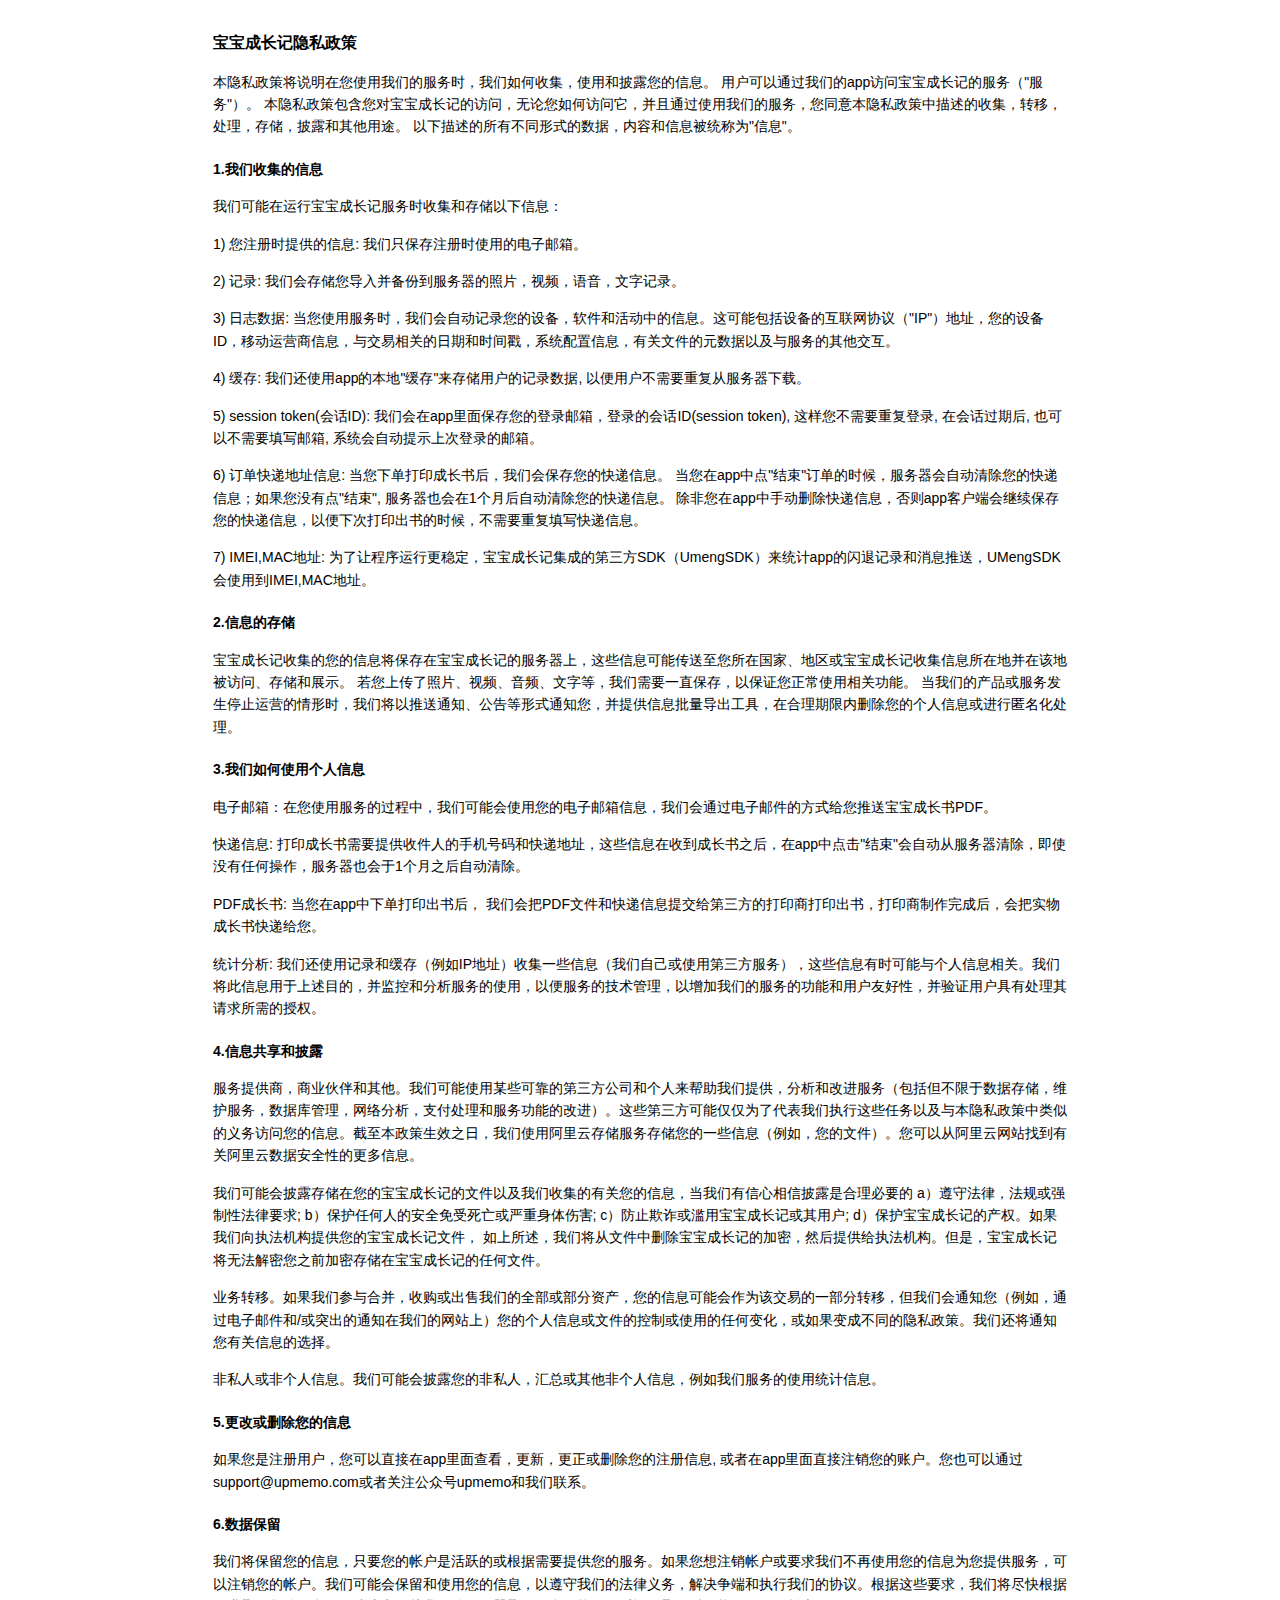
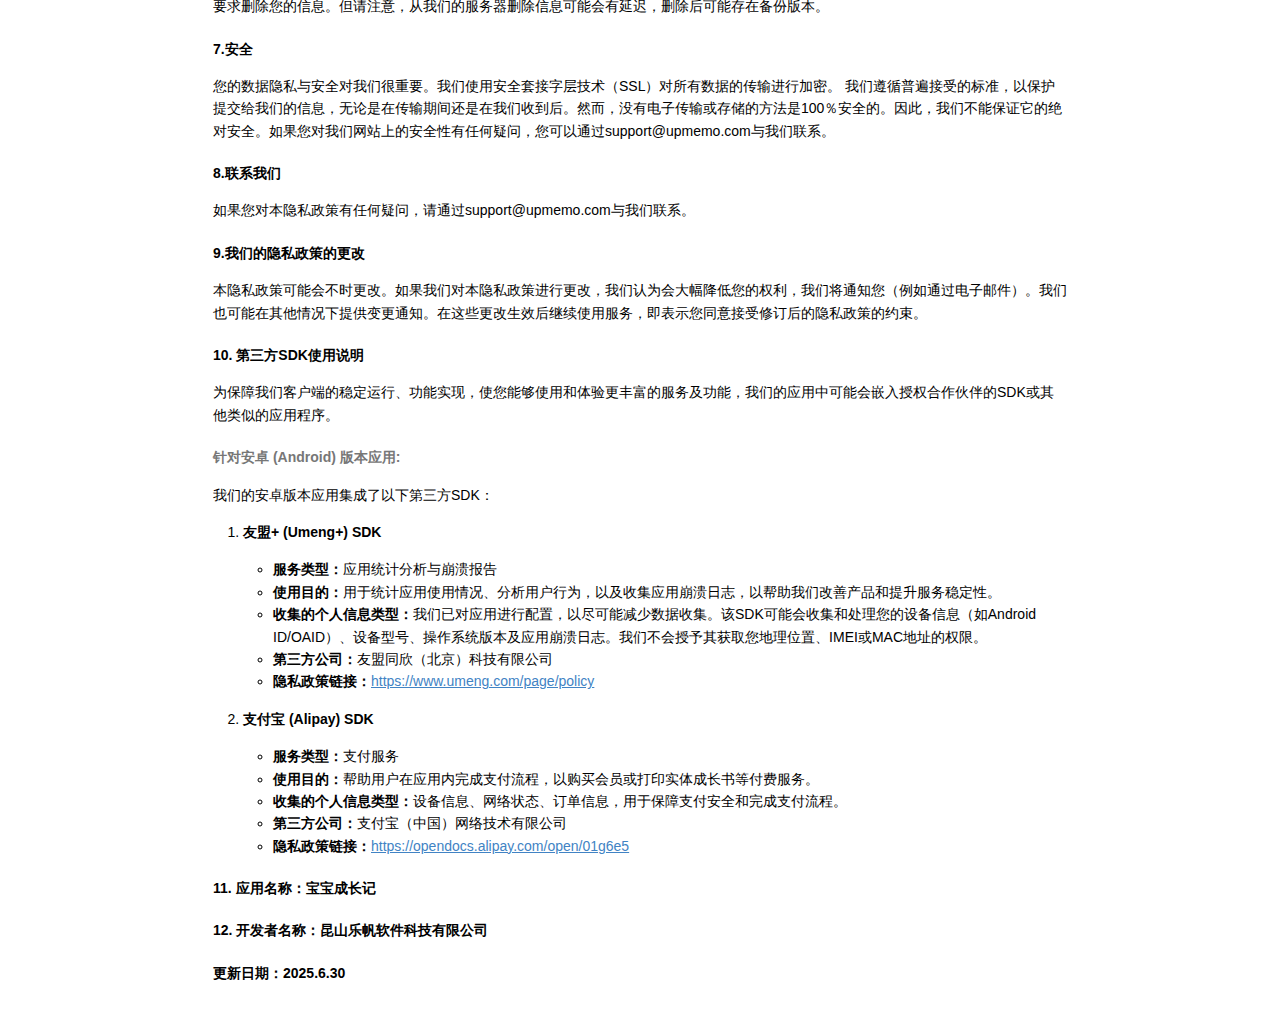
<file: privacy.html>
<!DOCTYPE html>
<html>

<head>

<meta charset="utf-8">
<title>隐私条款</title>


<style type="text/css">
body {
  font-family: Helvetica, arial, sans-serif;
  font-size: 14px;
  line-height: 1.6;
  padding-top: 10px;
  padding-bottom: 10px;
  background-color: white;
  padding: 30px; }

body > *:first-child {
  margin-top: 0 !important; }
body > *:last-child {
  margin-bottom: 0 !important; }

a {
  color: #4183C4; }
a.absent {
  color: #cc0000; }
a.anchor {
  display: block;
  padding-left: 30px;
  margin-left: -30px;
  cursor: pointer;
  position: absolute;
  top: 0;
  left: 0;
  bottom: 0; }

h1, h2, h3, h4, h5, h6 {
  margin: 20px 0 10px;
  padding: 0;
  font-weight: bold;
  -webkit-font-smoothing: antialiased;
  cursor: text;
  position: relative; }

h1:hover a.anchor, h2:hover a.anchor, h3:hover a.anchor, h4:hover a.anchor, h5:hover a.anchor, h6:hover a.anchor {
  background: url([data-uri]) no-repeat 10px center;
  text-decoration: none; }

h1 tt, h1 code {
  font-size: inherit; }

h2 tt, h2 code {
  font-size: inherit; }

h3 tt, h3 code {
  font-size: inherit; }

h4 tt, h4 code {
  font-size: inherit; }

h5 tt, h5 code {
  font-size: inherit; }

h6 tt, h6 code {
  font-size: inherit; }

h1 {
  font-size: 28px;
  color: black; }

h2 {
  font-size: 24px;
  border-bottom: 1px solid #cccccc;
  color: black; }

h3 {
  font-size: 18px; }

h4 {
  font-size: 16px; }

h5 {
  font-size: 14px; }

h6 {
  color: #777777;
  font-size: 14px; }

p, blockquote, ul, ol, dl, li, table, pre {
  margin: 15px 0; }

hr {
  background: transparent url([data-uri]) repeat-x 0 0;
  border: 0 none;
  color: #cccccc;
  height: 4px;
  padding: 0;
}

body > h2:first-child {
  margin-top: 0;
  padding-top: 0; }
body > h1:first-child {
  margin-top: 0;
  padding-top: 0; }
  body > h1:first-child + h2 {
    margin-top: 0;
    padding-top: 0; }
body > h3:first-child, body > h4:first-child, body > h5:first-child, body > h6:first-child {
  margin-top: 0;
  padding-top: 0; }

a:first-child h1, a:first-child h2, a:first-child h3, a:first-child h4, a:first-child h5, a:first-child h6 {
  margin-top: 0;
  padding-top: 0; }

h1 p, h2 p, h3 p, h4 p, h5 p, h6 p {
  margin-top: 0; }

li p.first {
  display: inline-block; }
li {
  margin: 0; }
ul, ol {
  padding-left: 30px; }

ul :first-child, ol :first-child {
  margin-top: 0; }

dl {
  padding: 0; }
  dl dt {
    font-size: 14px;
    font-weight: bold;
    font-style: italic;
    padding: 0;
    margin: 15px 0 5px; }
    dl dt:first-child {
      padding: 0; }
    dl dt > :first-child {
      margin-top: 0; }
    dl dt > :last-child {
      margin-bottom: 0; }
  dl dd {
    margin: 0 0 15px;
    padding: 0 15px; }
    dl dd > :first-child {
      margin-top: 0; }
    dl dd > :last-child {
      margin-bottom: 0; }

blockquote {
  border-left: 4px solid #dddddd;
  padding: 0 15px;
  color: #777777; }
  blockquote > :first-child {
    margin-top: 0; }
  blockquote > :last-child {
    margin-bottom: 0; }

table {
  padding: 0;border-collapse: collapse; }
  table tr {
    border-top: 1px solid #cccccc;
    background-color: white;
    margin: 0;
    padding: 0; }
    table tr:nth-child(2n) {
      background-color: #f8f8f8; }
    table tr th {
      font-weight: bold;
      border: 1px solid #cccccc;
      margin: 0;
      padding: 6px 13px; }
    table tr td {
      border: 1px solid #cccccc;
      margin: 0;
      padding: 6px 13px; }
    table tr th :first-child, table tr td :first-child {
      margin-top: 0; }
    table tr th :last-child, table tr td :last-child {
      margin-bottom: 0; }

img {
  max-width: 100%; }

span.frame {
  display: block;
  overflow: hidden; }
  span.frame > span {
    border: 1px solid #dddddd;
    display: block;
    float: left;
    overflow: hidden;
    margin: 13px 0 0;
    padding: 7px;
    width: auto; }
  span.frame span img {
    display: block;
    float: left; }
  span.frame span span {
    clear: both;
    color: #333333;
    display: block;
    padding: 5px 0 0; }
span.align-center {
  display: block;
  overflow: hidden;
  clear: both; }
  span.align-center > span {
    display: block;
    overflow: hidden;
    margin: 13px auto 0;
    text-align: center; }
  span.align-center span img {
    margin: 0 auto;
    text-align: center; }
span.align-right {
  display: block;
  overflow: hidden;
  clear: both; }
  span.align-right > span {
    display: block;
    overflow: hidden;
    margin: 13px 0 0;
    text-align: right; }
  span.align-right span img {
    margin: 0;
    text-align: right; }
span.float-left {
  display: block;
  margin-right: 13px;
  overflow: hidden;
  float: left; }
  span.float-left span {
    margin: 13px 0 0; }
span.float-right {
  display: block;
  margin-left: 13px;
  overflow: hidden;
  float: right; }
  span.float-right > span {
    display: block;
    overflow: hidden;
    margin: 13px auto 0;
    text-align: right; }

code, tt {
  margin: 0 2px;
  padding: 0 5px;
  white-space: nowrap;
  border: 1px solid #eaeaea;
  background-color: #f8f8f8;
  border-radius: 3px; }

pre code {
  margin: 0;
  padding: 0;
  white-space: pre;
  border: none;
  background: transparent; }

.highlight pre {
  background-color: #f8f8f8;
  border: 1px solid #cccccc;
  font-size: 13px;
  line-height: 19px;
  overflow: auto;
  padding: 6px 10px;
  border-radius: 3px; }

pre {
  background-color: #f8f8f8;
  border: 1px solid #cccccc;
  font-size: 13px;
  line-height: 19px;
  overflow: auto;
  padding: 6px 10px;
  border-radius: 3px; }
  pre code, pre tt {
    background-color: transparent;
    border: none; }

sup {
    font-size: 0.83em;
    vertical-align: super;
    line-height: 0;
}
* {
	-webkit-print-color-adjust: exact;
}
@media screen and (min-width: 914px) {
    body {
        width: 854px;
        margin:0 auto;
    }
}
@media print {
	table, pre {
		page-break-inside: avoid;
	}
	pre {
		word-wrap: break-word;
	}
}
</style>


</head>

<body>

<h4 id="toc_0">宝宝成长记隐私政策</h4>

<p>本隐私政策将说明在您使用我们的服务时，我们如何收集，使用和披露您的信息。 用户可以通过我们的app访问宝宝成长记的服务（"服务"）。  本隐私政策包含您对宝宝成长记的访问，无论您如何访问它，并且通过使用我们的服务，您同意本隐私政策中描述的收集，转移，处理，存储，披露和其他用途。 以下描述的所有不同形式的数据，内容和信息被统称为"信息"。</p>

<h5 id="toc_1">1.我们收集的信息</h5>

<p>我们可能在运行宝宝成长记服务时收集和存储以下信息：</p>

<p>1) 您注册时提供的信息: 我们只保存注册时使用的电子邮箱。</p>

<p>2) 记录: 我们会存储您导入并备份到服务器的照片，视频，语音，文字记录。</p>

<p>3) 日志数据: 当您使用服务时，我们会自动记录您的设备，软件和活动中的信息。这可能包括设备的互联网协议（"IP"）地址，您的设备ID，移动运营商信息，与交易相关的日期和时间戳，系统配置信息，有关文件的元数据以及与服务的其他交互。</p>

<p>4) 缓存: 我们还使用app的本地"缓存"来存储用户的记录数据, 以便用户不需要重复从服务器下载。</p>

<p>5) session token(会话ID): 我们会在app里面保存您的登录邮箱，登录的会话ID(session token), 这样您不需要重复登录, 在会话过期后, 也可以不需要填写邮箱, 系统会自动提示上次登录的邮箱。</p>

<p>6) 订单快递地址信息: 当您下单打印成长书后，我们会保存您的快递信息。 当您在app中点"结束"订单的时候，服务器会自动清除您的快递信息；如果您没有点"结束", 服务器也会在1个月后自动清除您的快递信息。 除非您在app中手动删除快递信息，否则app客户端会继续保存您的快递信息，以便下次打印出书的时候，不需要重复填写快递信息。</p>

<p>7) IMEI,MAC地址: 为了让程序运行更稳定，宝宝成长记集成的第三方SDK（UmengSDK）来统计app的闪退记录和消息推送，UMengSDK会使用到IMEI,MAC地址。</p>

<h5 id="toc_2">2.信息的存储</h5>
<p>宝宝成长记收集的您的信息将保存在宝宝成长记的服务器上，这些信息可能传送至您所在国家、地区或宝宝成长记收集信息所在地并在该地被访问、存储和展示。
若您上传了照片、视频、音频、文字等，我们需要一直保存，以保证您正常使用相关功能。
当我们的产品或服务发生停止运营的情形时，我们将以推送通知、公告等形式通知您，并提供信息批量导出工具，在合理期限内删除您的个人信息或进行匿名化处理。</p>

<h5 id="toc_3">3.我们如何使用个人信息</h5>

<p>电子邮箱：在您使用服务的过程中，我们可能会使用您的电子邮箱信息，我们会通过电子邮件的方式给您推送宝宝成长书PDF。</p>

<p>快递信息: 打印成长书需要提供收件人的手机号码和快递地址，这些信息在收到成长书之后，在app中点击"结束"会自动从服务器清除，即使没有任何操作，服务器也会于1个月之后自动清除。</p>

<p>PDF成长书: 当您在app中下单打印出书后， 我们会把PDF文件和快递信息提交给第三方的打印商打印出书，打印商制作完成后，会把实物成长书快递给您。</p>

<p>统计分析: 我们还使用记录和缓存（例如IP地址）收集一些信息（我们自己或使用第三方服务），这些信息有时可能与个人信息相关。我们将此信息用于上述目的，并监控和分析服务的使用，以便服务的技术管理，以增加我们的服务的功能和用户友好性，并验证用户具有处理其请求所需的授权。</p>

<h5 id="toc_4">4.信息共享和披露</h5>

<p>服务提供商，商业伙伴和其他。我们可能使用某些可靠的第三方公司和个人来帮助我们提供，分析和改进服务（包括但不限于数据存储，维护服务，数据库管理，网络分析，支付处理和服务功能的改进）。这些第三方可能仅仅为了代表我们执行这些任务以及与本隐私政策中类似的义务访问您的信息。截至本政策生效之日，我们使用阿里云存储服务存储您的一些信息（例如，您的文件）。您可以从阿里云网站找到有关阿里云数据安全性的更多信息。</p>

<p>我们可能会披露存储在您的宝宝成长记的文件以及我们收集的有关您的信息，当我们有信心相信披露是合理必要的
a）遵守法律，法规或强制性法律要求; 
b）保护任何人的安全免受死亡或严重身体伤害; 
c）防止欺诈或滥用宝宝成长记或其用户;
d）保护宝宝成长记的产权。如果我们向执法机构提供您的宝宝成长记文件，
如上所述，我们将从文件中删除宝宝成长记的加密，然后提供给执法机构。但是，宝宝成长记将无法解密您之前加密存储在宝宝成长记的任何文件。</p>

<p>业务转移。如果我们参与合并，收购或出售我们的全部或部分资产，您的信息可能会作为该交易的一部分转移，但我们会通知您（例如，通过电子邮件和/或突出的通知在我们的网站上）您的个人信息或文件的控制或使用的任何变化，或如果变成不同的隐私政策。我们还将通知您有关信息的选择。</p>

<p>非私人或非个人信息。我们可能会披露您的非私人，汇总或其他非个人信息，例如我们服务的使用统计信息。</p>

<h5 id="toc_5">5.更改或删除您的信息</h5>

<p>如果您是注册用户，您可以直接在app里面查看，更新，更正或删除您的注册信息, 或者在app里面直接注销您的账户。您也可以通过support@upmemo.com或者关注公众号upmemo和我们联系。</p>

<h5 id="toc_6">6.数据保留</h5>

<p>我们将保留您的信息，只要您的帐户是活跃的或根据需要提供您的服务。如果您想注销帐户或要求我们不再使用您的信息为您提供服务，可以注销您的帐户。我们可能会保留和使用您的信息，以遵守我们的法律义务，解决争端和执行我们的协议。根据这些要求，我们将尽快根据要求删除您的信息。但请注意，从我们的服务器删除信息可能会有延迟，删除后可能存在备份版本。</p>

<h5 id="toc_7">7.安全</h5>

<p>您的数据隐私与安全对我们很重要。我们使用安全套接字层技术（SSL）对所有数据的传输进行加密。
我们遵循普遍接受的标准，以保护提交给我们的信息，无论是在传输期间还是在我们收到后。然而，没有电子传输或存储的方法是100％安全的。因此，我们不能保证它的绝对安全。如果您对我们网站上的安全性有任何疑问，您可以通过support@upmemo.com与我们联系。</p>

<h5 id="toc_8">8.联系我们</h5>

<p>如果您对本隐私政策有任何疑问，请通过support@upmemo.com与我们联系。</p>

<h5 id="toc_9">9.我们的隐私政策的更改</h5>

<p>本隐私政策可能会不时更改。如果我们对本隐私政策进行更改，我们认为会大幅降低您的权利，我们将通知您（例如通过电子邮件）。我们也可能在其他情况下提供变更通知。在这些更改生效后继续使用服务，即表示您同意接受修订后的隐私政策的约束。</p>

<h5 id="toc_10">10. 第三方SDK使用说明</h5>
<p>为保障我们客户端的稳定运行、功能实现，使您能够使用和体验更丰富的服务及功能，我们的应用中可能会嵌入授权合作伙伴的SDK或其他类似的应用程序。</p>

<h6><strong>针对安卓 (Android) 版本应用:</strong></h6>
<p>我们的安卓版本应用集成了以下第三方SDK：</p>
<ol>
    <li>
        <strong>友盟+ (Umeng+) SDK</strong>
        <ul>
            <li><strong>服务类型：</strong>应用统计分析与崩溃报告</li>
            <li><strong>使用目的：</strong>用于统计应用使用情况、分析用户行为，以及收集应用崩溃日志，以帮助我们改善产品和提升服务稳定性。</li>
            <li><strong>收集的个人信息类型：</strong>我们已对应用进行配置，以尽可能减少数据收集。该SDK可能会收集和处理您的设备信息（如Android ID/OAID）、设备型号、操作系统版本及应用崩溃日志。我们不会授予其获取您地理位置、IMEI或MAC地址的权限。</li>
            <li><strong>第三方公司：</strong>友盟同欣（北京）科技有限公司</li>
            <li><strong>隐私政策链接：</strong><a href="https://www.umeng.com/page/policy" target="_blank">https://www.umeng.com/page/policy</a></li>
        </ul>
    </li>
    <li>
        <strong>支付宝 (Alipay) SDK</strong>
        <ul>
            <li><strong>服务类型：</strong>支付服务</li>
            <li><strong>使用目的：</strong>帮助用户在应用内完成支付流程，以购买会员或打印实体成长书等付费服务。</li>
            <li><strong>收集的个人信息类型：</strong>设备信息、网络状态、订单信息，用于保障支付安全和完成支付流程。</li>
            <li><strong>第三方公司：</strong>支付宝（中国）网络技术有限公司</li>
            <li><strong>隐私政策链接：</strong><a href="https://opendocs.alipay.com/open/01g6e5" target="_blank">https://opendocs.alipay.com/open/01g6e5</a></li>
        </ul>
    </li>
</ol>

<h5 id="toc_11">11. 应用名称：宝宝成长记</h5>
<h5 id="toc_12">12. 开发者名称：昆山乐帆软件科技有限公司</h5>
<h5 id="toc_13">更新日期：2025.6.30</h5>

</body>

</html>
</file>
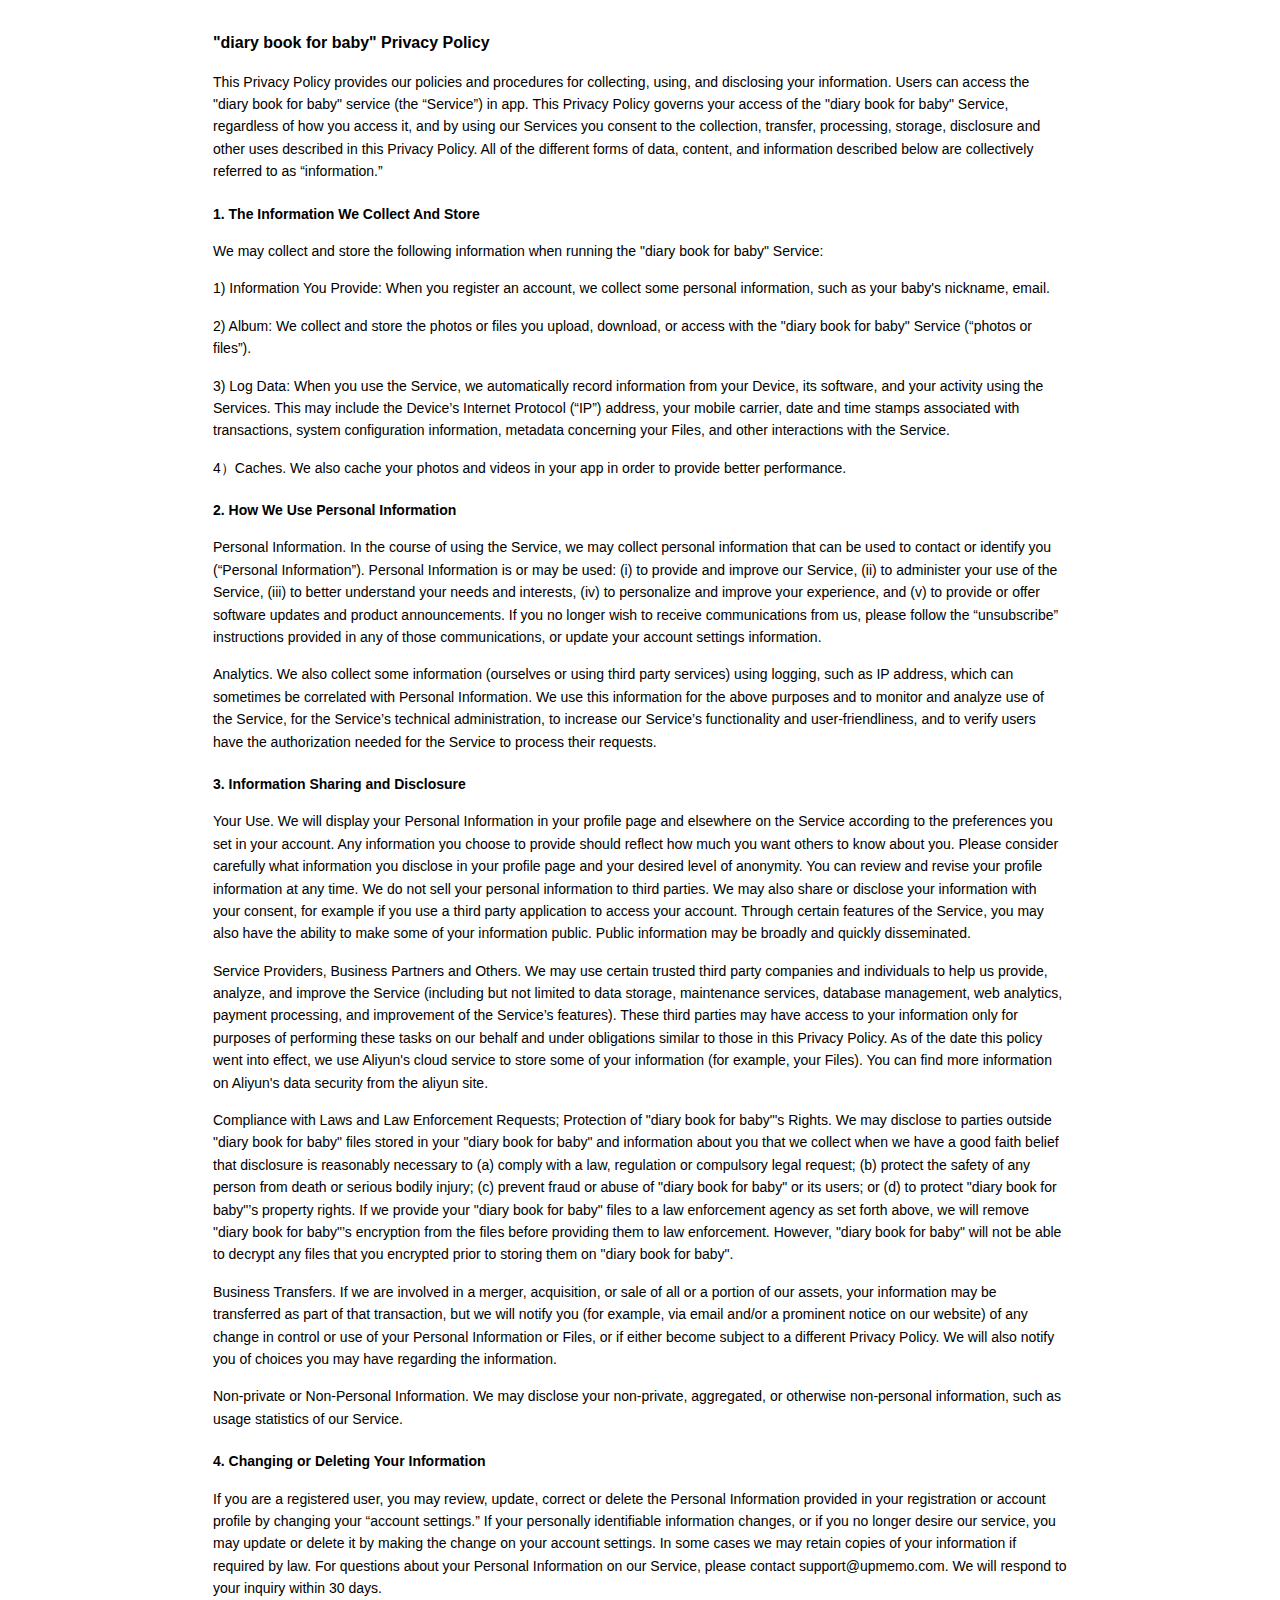
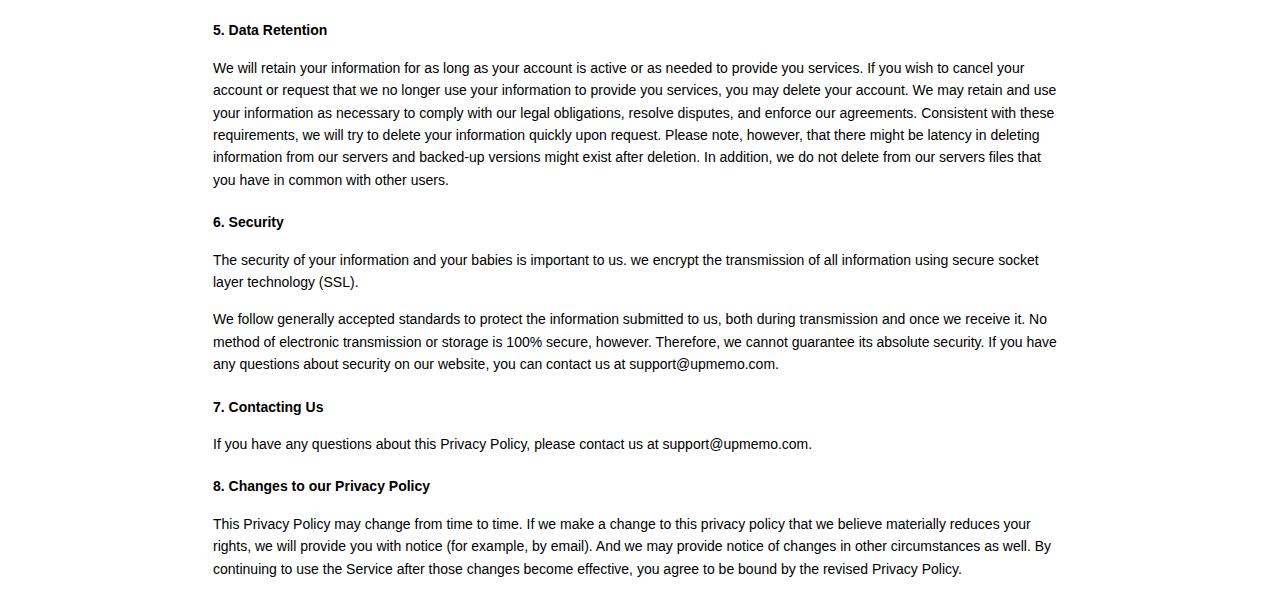
<file: privacy_en.html>
<!DOCTYPE html>
<html>

<head>

<meta charset="utf-8">
<title>privacy_en</title>


<style type="text/css">
body {
  font-family: Helvetica, arial, sans-serif;
  font-size: 14px;
  line-height: 1.6;
  padding-top: 10px;
  padding-bottom: 10px;
  background-color: white;
  padding: 30px; }

body > *:first-child {
  margin-top: 0 !important; }
body > *:last-child {
  margin-bottom: 0 !important; }

a {
  color: #4183C4; }
a.absent {
  color: #cc0000; }
a.anchor {
  display: block;
  padding-left: 30px;
  margin-left: -30px;
  cursor: pointer;
  position: absolute;
  top: 0;
  left: 0;
  bottom: 0; }

h1, h2, h3, h4, h5, h6 {
  margin: 20px 0 10px;
  padding: 0;
  font-weight: bold;
  -webkit-font-smoothing: antialiased;
  cursor: text;
  position: relative; }

h1:hover a.anchor, h2:hover a.anchor, h3:hover a.anchor, h4:hover a.anchor, h5:hover a.anchor, h6:hover a.anchor {
  background: url([data-uri]) no-repeat 10px center;
  text-decoration: none; }

h1 tt, h1 code {
  font-size: inherit; }

h2 tt, h2 code {
  font-size: inherit; }

h3 tt, h3 code {
  font-size: inherit; }

h4 tt, h4 code {
  font-size: inherit; }

h5 tt, h5 code {
  font-size: inherit; }

h6 tt, h6 code {
  font-size: inherit; }

h1 {
  font-size: 28px;
  color: black; }

h2 {
  font-size: 24px;
  border-bottom: 1px solid #cccccc;
  color: black; }

h3 {
  font-size: 18px; }

h4 {
  font-size: 16px; }

h5 {
  font-size: 14px; }

h6 {
  color: #777777;
  font-size: 14px; }

p, blockquote, ul, ol, dl, li, table, pre {
  margin: 15px 0; }

hr {
  background: transparent url([data-uri]) repeat-x 0 0;
  border: 0 none;
  color: #cccccc;
  height: 4px;
  padding: 0;
}

body > h2:first-child {
  margin-top: 0;
  padding-top: 0; }
body > h1:first-child {
  margin-top: 0;
  padding-top: 0; }
  body > h1:first-child + h2 {
    margin-top: 0;
    padding-top: 0; }
body > h3:first-child, body > h4:first-child, body > h5:first-child, body > h6:first-child {
  margin-top: 0;
  padding-top: 0; }

a:first-child h1, a:first-child h2, a:first-child h3, a:first-child h4, a:first-child h5, a:first-child h6 {
  margin-top: 0;
  padding-top: 0; }

h1 p, h2 p, h3 p, h4 p, h5 p, h6 p {
  margin-top: 0; }

li p.first {
  display: inline-block; }
li {
  margin: 0; }
ul, ol {
  padding-left: 30px; }

ul :first-child, ol :first-child {
  margin-top: 0; }

dl {
  padding: 0; }
  dl dt {
    font-size: 14px;
    font-weight: bold;
    font-style: italic;
    padding: 0;
    margin: 15px 0 5px; }
    dl dt:first-child {
      padding: 0; }
    dl dt > :first-child {
      margin-top: 0; }
    dl dt > :last-child {
      margin-bottom: 0; }
  dl dd {
    margin: 0 0 15px;
    padding: 0 15px; }
    dl dd > :first-child {
      margin-top: 0; }
    dl dd > :last-child {
      margin-bottom: 0; }

blockquote {
  border-left: 4px solid #dddddd;
  padding: 0 15px;
  color: #777777; }
  blockquote > :first-child {
    margin-top: 0; }
  blockquote > :last-child {
    margin-bottom: 0; }

table {
  padding: 0;border-collapse: collapse; }
  table tr {
    border-top: 1px solid #cccccc;
    background-color: white;
    margin: 0;
    padding: 0; }
    table tr:nth-child(2n) {
      background-color: #f8f8f8; }
    table tr th {
      font-weight: bold;
      border: 1px solid #cccccc;
      margin: 0;
      padding: 6px 13px; }
    table tr td {
      border: 1px solid #cccccc;
      margin: 0;
      padding: 6px 13px; }
    table tr th :first-child, table tr td :first-child {
      margin-top: 0; }
    table tr th :last-child, table tr td :last-child {
      margin-bottom: 0; }

img {
  max-width: 100%; }

span.frame {
  display: block;
  overflow: hidden; }
  span.frame > span {
    border: 1px solid #dddddd;
    display: block;
    float: left;
    overflow: hidden;
    margin: 13px 0 0;
    padding: 7px;
    width: auto; }
  span.frame span img {
    display: block;
    float: left; }
  span.frame span span {
    clear: both;
    color: #333333;
    display: block;
    padding: 5px 0 0; }
span.align-center {
  display: block;
  overflow: hidden;
  clear: both; }
  span.align-center > span {
    display: block;
    overflow: hidden;
    margin: 13px auto 0;
    text-align: center; }
  span.align-center span img {
    margin: 0 auto;
    text-align: center; }
span.align-right {
  display: block;
  overflow: hidden;
  clear: both; }
  span.align-right > span {
    display: block;
    overflow: hidden;
    margin: 13px 0 0;
    text-align: right; }
  span.align-right span img {
    margin: 0;
    text-align: right; }
span.float-left {
  display: block;
  margin-right: 13px;
  overflow: hidden;
  float: left; }
  span.float-left span {
    margin: 13px 0 0; }
span.float-right {
  display: block;
  margin-left: 13px;
  overflow: hidden;
  float: right; }
  span.float-right > span {
    display: block;
    overflow: hidden;
    margin: 13px auto 0;
    text-align: right; }

code, tt {
  margin: 0 2px;
  padding: 0 5px;
  white-space: nowrap;
  border: 1px solid #eaeaea;
  background-color: #f8f8f8;
  border-radius: 3px; }

pre code {
  margin: 0;
  padding: 0;
  white-space: pre;
  border: none;
  background: transparent; }

.highlight pre {
  background-color: #f8f8f8;
  border: 1px solid #cccccc;
  font-size: 13px;
  line-height: 19px;
  overflow: auto;
  padding: 6px 10px;
  border-radius: 3px; }

pre {
  background-color: #f8f8f8;
  border: 1px solid #cccccc;
  font-size: 13px;
  line-height: 19px;
  overflow: auto;
  padding: 6px 10px;
  border-radius: 3px; }
  pre code, pre tt {
    background-color: transparent;
    border: none; }

sup {
    font-size: 0.83em;
    vertical-align: super;
    line-height: 0;
}
* {
	-webkit-print-color-adjust: exact;
}
@media screen and (min-width: 914px) {
    body {
        width: 854px;
        margin:0 auto;
    }
}
@media print {
	table, pre {
		page-break-inside: avoid;
	}
	pre {
		word-wrap: break-word;
	}
}
</style>


</head>

<body>

<h4 id="toc_0">&quot;diary book for baby&quot; Privacy Policy</h4>

<p>This Privacy Policy provides our policies and procedures for collecting, using, and disclosing your information. Users can access the &quot;diary book for baby&quot; service (the “Service”) in app. This Privacy Policy governs your access of the &quot;diary book for baby&quot; Service, regardless of how you access it, and by using our Services you consent to the collection, transfer, processing, storage, disclosure and other uses described in this Privacy Policy. All of the different forms of data, content, and information described below are collectively referred to as “information.”</p>

<h5 id="toc_1">1. The Information We Collect And Store</h5>

<p>We may collect and store the following information when running the &quot;diary book for baby&quot; Service:</p>

<p>1) Information You Provide: When you register an account, we collect some personal information, such as your baby&#39;s nickname, email. </p>

<p>2) Album: We collect and store the photos or files you upload, download, or access with the &quot;diary book for baby&quot; Service (“photos or files”).</p>

<p>3) Log Data: When you use the Service, we automatically record information from your Device, its software, and your activity using the Services. This may include the Device’s Internet Protocol (“IP”) address, your mobile carrier, date and time stamps associated with transactions, system configuration information, metadata concerning your Files, and other interactions with the Service.</p>

<p>4）Caches. We also cache your photos and videos in your app in order to provide better performance.</p>

<h5 id="toc_2">2. How We Use Personal Information</h5>

<p>Personal Information. In the course of using the Service, we may collect personal information that can be used to contact or identify you (“Personal Information”). Personal Information is or may be used: (i) to provide and improve our Service, (ii) to administer your use of the Service, (iii) to better understand your needs and interests, (iv) to personalize and improve your experience, and (v) to provide or offer software updates and product announcements. If you no longer wish to receive communications from us, please follow the “unsubscribe” instructions provided in any of those communications, or update your account settings information.</p>

<p>Analytics. We also collect some information (ourselves or using third party services) using logging, such as IP address, which can sometimes be correlated with Personal Information. We use this information for the above purposes and to monitor and analyze use of the Service, for the Service’s technical administration, to increase our Service’s functionality and user-friendliness, and to verify users have the authorization needed for the Service to process their requests.</p>

<h5 id="toc_3">3. Information Sharing and Disclosure</h5>

<p>Your Use. We will display your Personal Information in your profile page and elsewhere on the Service according to the preferences you set in your account. Any information you choose to provide should reflect how much you want others to know about you. Please consider carefully what information you disclose in your profile page and your desired level of anonymity. You can review and revise your profile information at any time. We do not sell your personal information to third parties. We may also share or disclose your information with your consent, for example if you use a third party application to access your account. Through certain features of the Service, you may also have the ability to make some of your information public. Public information may be broadly and quickly disseminated.</p>

<p>Service Providers, Business Partners and Others. We may use certain trusted third party companies and individuals to help us provide, analyze, and improve the Service (including but not limited to data storage, maintenance services, database management, web analytics, payment processing, and improvement of the Service’s features). These third parties may have access to your information only for purposes of performing these tasks on our behalf and under obligations similar to those in this Privacy Policy. As of the date this policy went into effect, we use Aliyun&#39;s cloud service to store some of your information (for example, your Files). You can find more information on Aliyun&#39;s data security from the aliyun site.</p>

<p>Compliance with Laws and Law Enforcement Requests; Protection of &quot;diary book for baby&quot;&#39;s Rights. We may disclose to parties outside &quot;diary book for baby&quot; files stored in your &quot;diary book for baby&quot; and information about you that we collect when we have a good faith belief that disclosure is reasonably necessary to (a) comply with a law, regulation or compulsory legal request; (b) protect the safety of any person from death or serious bodily injury; (c) prevent fraud or abuse of &quot;diary book for baby&quot; or its users; or (d) to protect &quot;diary book for baby&quot;’s property rights. If we provide your &quot;diary book for baby&quot; files to a law enforcement agency as set forth above, we will remove &quot;diary book for baby&quot;’s encryption from the files before providing them to law enforcement. However, &quot;diary book for baby&quot; will not be able to decrypt any files that you encrypted prior to storing them on &quot;diary book for baby&quot;.</p>

<p>Business Transfers. If we are involved in a merger, acquisition, or sale of all or a portion of our assets, your information may be transferred as part of that transaction, but we will notify you (for example, via email and/or a prominent notice on our website) of any change in control or use of your Personal Information or Files, or if either become subject to a different Privacy Policy. We will also notify you of choices you may have regarding the information.</p>

<p>Non-private or Non-Personal Information. We may disclose your non-private, aggregated, or otherwise non-personal information, such as usage statistics of our Service.</p>

<h5 id="toc_4">4. Changing or Deleting Your Information</h5>

<p>If you are a registered user, you may review, update, correct or delete the Personal Information provided in your registration or account profile by changing your “account settings.” If your personally identifiable information changes, or if you no longer desire our service, you may update or delete it by making the change on your account settings. In some cases we may retain copies of your information if required by law. For questions about your Personal Information on our Service, please contact support@upmemo.com. We will respond to your inquiry within 30 days.</p>

<h5 id="toc_5">5. Data Retention</h5>

<p>We will retain your information for as long as your account is active or as needed to provide you services. If you wish to cancel your account or request that we no longer use your information to provide you services, you may delete your account. We may retain and use your information as necessary to comply with our legal obligations, resolve disputes, and enforce our agreements. Consistent with these requirements, we will try to delete your information quickly upon request. Please note, however, that there might be latency in deleting information from our servers and backed-up versions might exist after deletion. In addition, we do not delete from our servers files that you have in common with other users.</p>

<h5 id="toc_6">6. Security</h5>

<p>The security of your information and your babies is important to us. we encrypt the transmission of all information using secure socket layer technology (SSL).</p>

<p>We follow generally accepted standards to protect the information submitted to us, both during transmission and once we receive it. No method of electronic transmission or storage is 100% secure, however. Therefore, we cannot guarantee its absolute security. If you have any questions about security on our website, you can contact us at support@upmemo.com.</p>

<h5 id="toc_7">7. Contacting Us</h5>

<p>If you have any questions about this Privacy Policy, please contact us at support@upmemo.com.</p>

<h5 id="toc_8">8. Changes to our Privacy Policy</h5>

<p>This Privacy Policy may change from time to time. If we make a change to this privacy policy that we believe materially reduces your rights, we will provide you with notice (for example, by email). And we may provide notice of changes in other circumstances as well. By continuing to use the Service after those changes become effective, you agree to be bound by the revised Privacy Policy.</p>




</body>

</html>
</file>
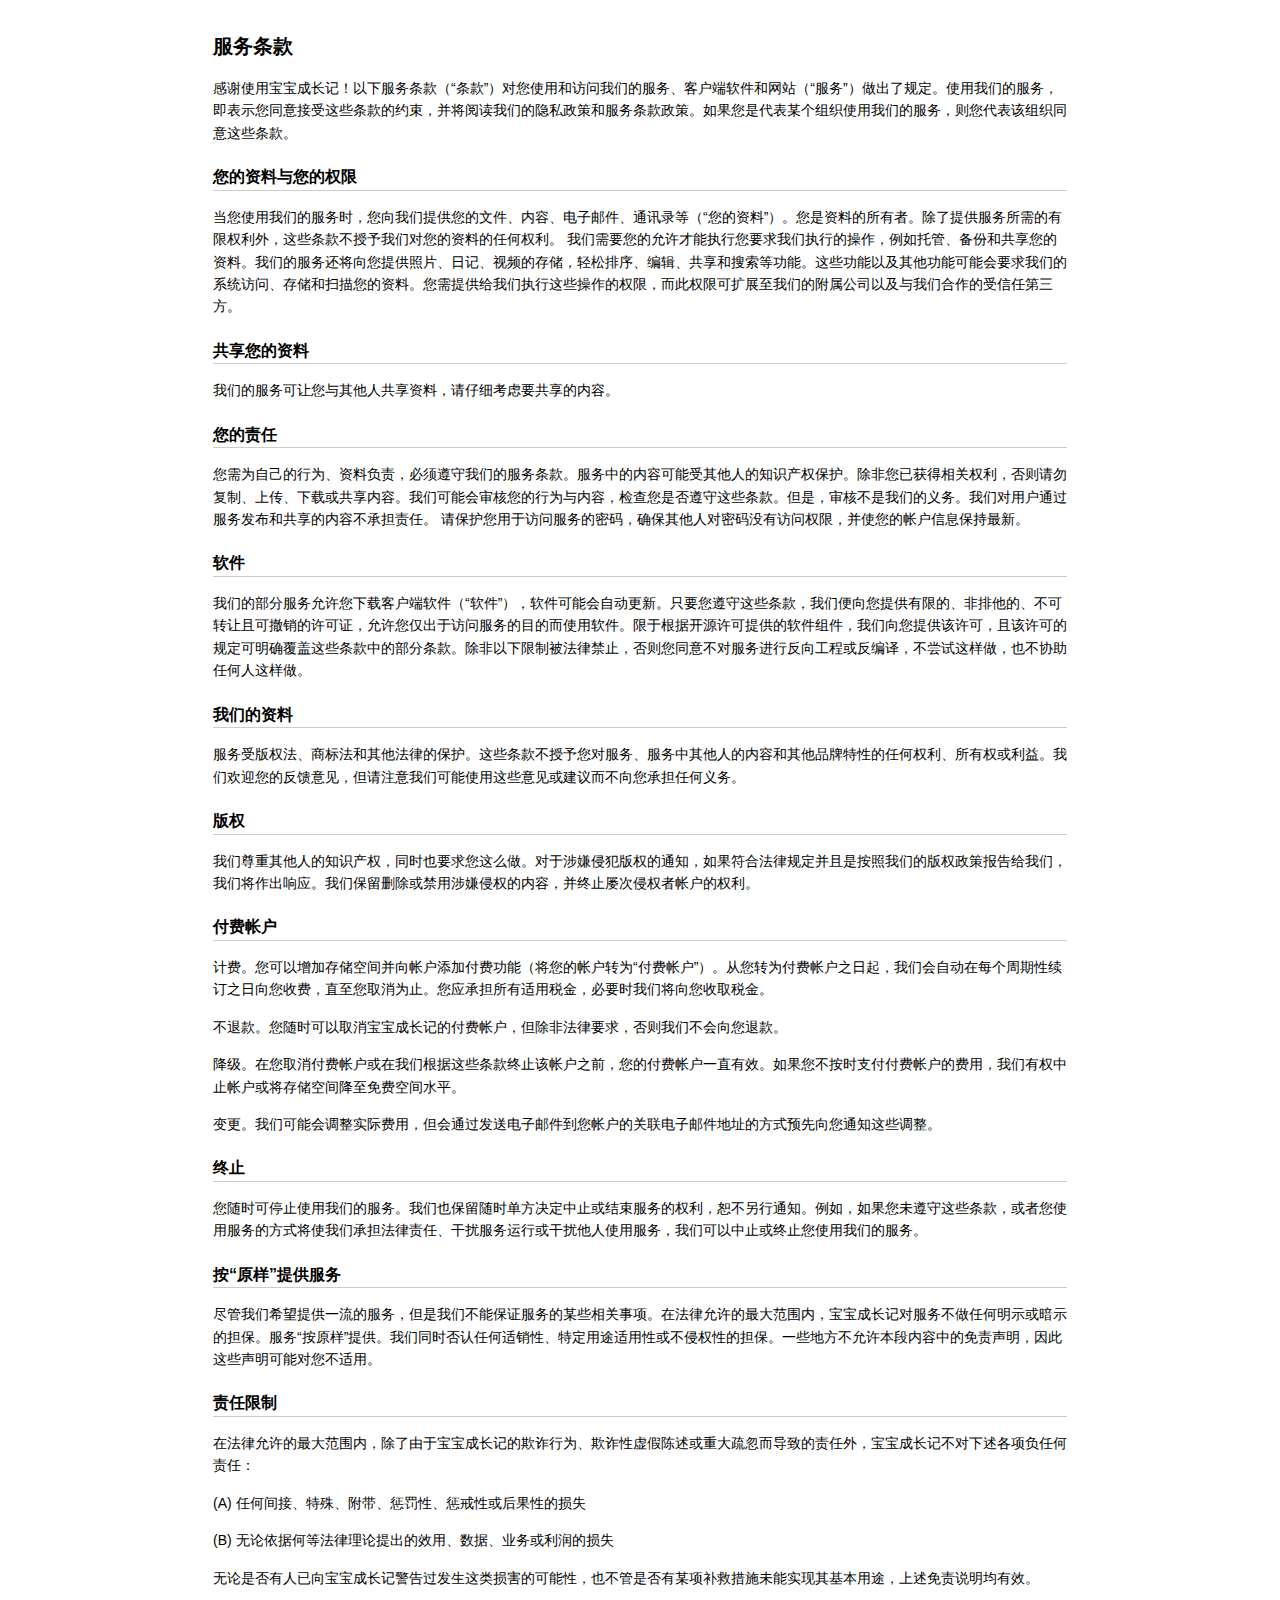
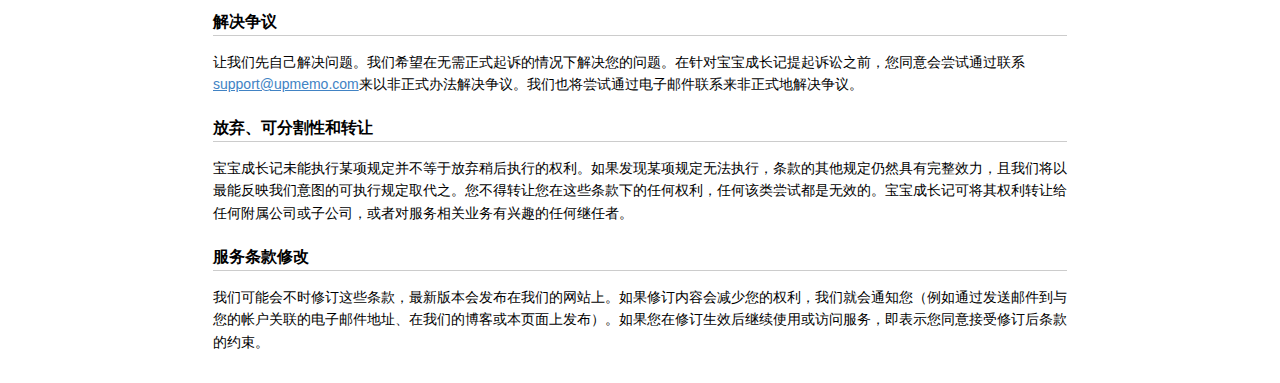
<file: service_term.html>
<!DOCTYPE html>
<html>

<head>

<meta charset="utf-8">
<title>服务条款</title>


<style type="text/css">
body {
  font-family: Helvetica, arial, sans-serif;
  font-size: 14px;
  line-height: 1.6;
  padding-top: 10px;
  padding-bottom: 10px;
  background-color: white;
  padding: 30px; }

body > *:first-child {
  margin-top: 0 !important; }
body > *:last-child {
  margin-bottom: 0 !important; }

a {
  color: #4183C4; }
a.absent {
  color: #cc0000; }
a.anchor {
  display: block;
  padding-left: 30px;
  margin-left: -30px;
  cursor: pointer;
  position: absolute;
  top: 0;
  left: 0;
  bottom: 0; }

h1, h2, h3, h4, h5, h6 {
  margin: 20px 0 10px;
  padding: 0;
  font-weight: bold;
  -webkit-font-smoothing: antialiased;
  cursor: text;
  position: relative; }

h1:hover a.anchor, h2:hover a.anchor, h3:hover a.anchor, h4:hover a.anchor, h5:hover a.anchor, h6:hover a.anchor {
  background: url([data-uri]) no-repeat 10px center;
  text-decoration: none; }

h1 tt, h1 code {
  font-size: inherit; }

h2 tt, h2 code {
  font-size: inherit; }

h3 tt, h3 code {
  font-size: inherit; }

h4 tt, h4 code {
  font-size: inherit; }

h5 tt, h5 code {
  font-size: inherit; }

h6 tt, h6 code {
  font-size: inherit; }

h1 {
  font-size: 20px;
  color: black; }

h2 {
  font-size: 16px;
  border-bottom: 1px solid #cccccc;
  color: black; }

h3 {
  font-size: 18px; }

h4 {
  font-size: 16px; }

h5 {
  font-size: 14px; }

h6 {
  color: #777777;
  font-size: 14px; }

p, blockquote, ul, ol, dl, li, table, pre {
  margin: 15px 0; }

hr {
  background: transparent url([data-uri]) repeat-x 0 0;
  border: 0 none;
  color: #cccccc;
  height: 4px;
  padding: 0;
}

body > h2:first-child {
  margin-top: 0;
  padding-top: 0; }
body > h1:first-child {
  margin-top: 0;
  padding-top: 0; }
  body > h1:first-child + h2 {
    margin-top: 0;
    padding-top: 0; }
body > h3:first-child, body > h4:first-child, body > h5:first-child, body > h6:first-child {
  margin-top: 0;
  padding-top: 0; }

a:first-child h1, a:first-child h2, a:first-child h3, a:first-child h4, a:first-child h5, a:first-child h6 {
  margin-top: 0;
  padding-top: 0; }

h1 p, h2 p, h3 p, h4 p, h5 p, h6 p {
  margin-top: 0; }

li p.first {
  display: inline-block; }
li {
  margin: 0; }
ul, ol {
  padding-left: 30px; }

ul :first-child, ol :first-child {
  margin-top: 0; }

dl {
  padding: 0; }
  dl dt {
    font-size: 14px;
    font-weight: bold;
    font-style: italic;
    padding: 0;
    margin: 15px 0 5px; }
    dl dt:first-child {
      padding: 0; }
    dl dt > :first-child {
      margin-top: 0; }
    dl dt > :last-child {
      margin-bottom: 0; }
  dl dd {
    margin: 0 0 15px;
    padding: 0 15px; }
    dl dd > :first-child {
      margin-top: 0; }
    dl dd > :last-child {
      margin-bottom: 0; }

blockquote {
  border-left: 4px solid #dddddd;
  padding: 0 15px;
  color: #777777; }
  blockquote > :first-child {
    margin-top: 0; }
  blockquote > :last-child {
    margin-bottom: 0; }

table {
  padding: 0;border-collapse: collapse; }
  table tr {
    border-top: 1px solid #cccccc;
    background-color: white;
    margin: 0;
    padding: 0; }
    table tr:nth-child(2n) {
      background-color: #f8f8f8; }
    table tr th {
      font-weight: bold;
      border: 1px solid #cccccc;
      margin: 0;
      padding: 6px 13px; }
    table tr td {
      border: 1px solid #cccccc;
      margin: 0;
      padding: 6px 13px; }
    table tr th :first-child, table tr td :first-child {
      margin-top: 0; }
    table tr th :last-child, table tr td :last-child {
      margin-bottom: 0; }

img {
  max-width: 100%; }

span.frame {
  display: block;
  overflow: hidden; }
  span.frame > span {
    border: 1px solid #dddddd;
    display: block;
    float: left;
    overflow: hidden;
    margin: 13px 0 0;
    padding: 7px;
    width: auto; }
  span.frame span img {
    display: block;
    float: left; }
  span.frame span span {
    clear: both;
    color: #333333;
    display: block;
    padding: 5px 0 0; }
span.align-center {
  display: block;
  overflow: hidden;
  clear: both; }
  span.align-center > span {
    display: block;
    overflow: hidden;
    margin: 13px auto 0;
    text-align: center; }
  span.align-center span img {
    margin: 0 auto;
    text-align: center; }
span.align-right {
  display: block;
  overflow: hidden;
  clear: both; }
  span.align-right > span {
    display: block;
    overflow: hidden;
    margin: 13px 0 0;
    text-align: right; }
  span.align-right span img {
    margin: 0;
    text-align: right; }
span.float-left {
  display: block;
  margin-right: 13px;
  overflow: hidden;
  float: left; }
  span.float-left span {
    margin: 13px 0 0; }
span.float-right {
  display: block;
  margin-left: 13px;
  overflow: hidden;
  float: right; }
  span.float-right > span {
    display: block;
    overflow: hidden;
    margin: 13px auto 0;
    text-align: right; }

code, tt {
  margin: 0 2px;
  padding: 0 5px;
  white-space: nowrap;
  border: 1px solid #eaeaea;
  background-color: #f8f8f8;
  border-radius: 3px; }

pre code {
  margin: 0;
  padding: 0;
  white-space: pre;
  border: none;
  background: transparent; }

.highlight pre {
  background-color: #f8f8f8;
  border: 1px solid #cccccc;
  font-size: 13px;
  line-height: 19px;
  overflow: auto;
  padding: 6px 10px;
  border-radius: 3px; }

pre {
  background-color: #f8f8f8;
  border: 1px solid #cccccc;
  font-size: 13px;
  line-height: 19px;
  overflow: auto;
  padding: 6px 10px;
  border-radius: 3px; }
  pre code, pre tt {
    background-color: transparent;
    border: none; }

sup {
    font-size: 0.83em;
    vertical-align: super;
    line-height: 0;
}
* {
  -webkit-print-color-adjust: exact;
}
@media screen and (min-width: 914px) {
    body {
        width: 854px;
        margin:0 auto;
    }
}
@media print {
  table, pre {
    page-break-inside: avoid;
  }
  pre {
    word-wrap: break-word;
  }
}
</style>


</head>

<body>

    <h1>服务条款</h1>
    <p>
      感谢使用宝宝成长记！以下服务条款（“条款”）对您使用和访问我们的服务、客户端软件和网站（“服务”）做出了规定。使用我们的服务，即表示您同意接受这些条款的约束，并将阅读我们的隐私政策和服务条款政策。如果您是代表某个组织使用我们的服务，则您代表该组织同意这些条款。
    </p>
    <h2>您的资料与您的权限</h2>
    <p>
      当您使用我们的服务时，您向我们提供您的文件、内容、电子邮件、通讯录等（“您的资料”）。您是资料的所有者。除了提供服务所需的有限权利外，这些条款不授予我们对您的资料的任何权利。
我们需要您的允许才能执行您要求我们执行的操作，例如托管、备份和共享您的资料。我们的服务还将向您提供照片、日记、视频的存储，轻松排序、编辑、共享和搜索等功能。这些功能以及其他功能可能会要求我们的系统访问、存储和扫描您的资料。您需提供给我们执行这些操作的权限，而此权限可扩展至我们的附属公司以及与我们合作的受信任第三方。
    </p>
    <h2>共享您的资料</h2>
    <p>
      我们的服务可让您与其他人共享资料，请仔细考虑要共享的内容。
    </p>
    <h2>您的责任</h2>
    <p>
      您需为自己的行为、资料负责，必须遵守我们的服务条款。服务中的内容可能受其他人的知识产权保护。除非您已获得相关权利，否则请勿复制、上传、下载或共享内容。我们可能会审核您的行为与内容，检查您是否遵守这些条款。但是，审核不是我们的义务。我们对用户通过服务发布和共享的内容不承担责任。
请保护您用于访问服务的密码，确保其他人对密码没有访问权限，并使您的帐户信息保持最新。
    </p>
    <h2>软件</h2>
    <p>
      我们的部分服务允许您下载客户端软件（“软件”），软件可能会自动更新。只要您遵守这些条款，我们便向您提供有限的、非排他的、不可转让且可撤销的许可证，允许您仅出于访问服务的目的而使用软件。限于根据开源许可提供的软件组件，我们向您提供该许可，且该许可的规定可明确覆盖这些条款中的部分条款。除非以下限制被法律禁止，否则您同意不对服务进行反向工程或反编译，不尝试这样做，也不协助任何人这样做。
    </p>
    <h2>我们的资料</h2>
    <p>
      服务受版权法、商标法和其他法律的保护。这些条款不授予您对服务、服务中其他人的内容和其他品牌特性的任何权利、所有权或利益。我们欢迎您的反馈意见，但请注意我们可能使用这些意见或建议而不向您承担任何义务。
    </p>
    <h2>版权</h2>
    <p>
      我们尊重其他人的知识产权，同时也要求您这么做。对于涉嫌侵犯版权的通知，如果符合法律规定并且是按照我们的版权政策报告给我们，我们将作出响应。我们保留删除或禁用涉嫌侵权的内容，并终止屡次侵权者帐户的权利。
    </p>
    <h2>付费帐户</h2>
    <p>
      计费。您可以增加存储空间并向帐户添加付费功能（将您的帐户转为“付费帐户”）。从您转为付费帐户之日起，我们会自动在每个周期性续订之日向您收费，直至您取消为止。您应承担所有适用税金，必要时我们将向您收取税金。
    </p>
    <p>
      不退款。您随时可以取消宝宝成长记的付费帐户，但除非法律要求，否则我们不会向您退款。
    </p>
    <p>
      降级。在您取消付费帐户或在我们根据这些条款终止该帐户之前，您的付费帐户一直有效。如果您不按时支付付费帐户的费用，我们有权中止帐户或将存储空间降至免费空间水平。
    </p>
    <p>
      变更。我们可能会调整实际费用，但会通过发送电子邮件到您帐户的关联电子邮件地址的方式预先向您通知这些调整。
    </p>
    <h2>终止</h2>
    <p>
      您随时可停止使用我们的服务。我们也保留随时单方决定中止或结束服务的权利，恕不另行通知。例如，如果您未遵守这些条款，或者您使用服务的方式将使我们承担法律责任、干扰服务运行或干扰他人使用服务，我们可以中止或终止您使用我们的服务。
    </p>
    <h2>按“原样”提供服务</h2>
    <p>
      尽管我们希望提供一流的服务，但是我们不能保证服务的某些相关事项。在法律允许的最大范围内，宝宝成长记对服务不做任何明示或暗示的担保。服务“按原样”提供。我们同时否认任何适销性、特定用途适用性或不侵权性的担保。一些地方不允许本段内容中的免责声明，因此这些声明可能对您不适用。
    </p>
    <h2>责任限制</h2>
    <p>
      在法律允许的最大范围内，除了由于宝宝成长记的欺诈行为、欺诈性虚假陈述或重大疏忽而导致的责任外，宝宝成长记不对下述各项负任何责任：
    </p>
    <p>(A) 任何间接、特殊、附带、惩罚性、惩戒性或后果性的损失</p>
    <p>(B) 无论依据何等法律理论提出的效用、数据、业务或利润的损失</p>
    <p>无论是否有人已向宝宝成长记警告过发生这类损害的可能性，也不管是否有某项补救措施未能实现其基本用途，上述免责说明均有效。</p>
    <h2>解决争议</h2>
    <p>
      让我们先自己解决问题。我们希望在无需正式起诉的情况下解决您的问题。在针对宝宝成长记提起诉讼之前，您同意会尝试通过联系<a href='mailto:support@upmemo.com'>support@upmemo.com</a>来以非正式办法解决争议。我们也将尝试通过电子邮件联系来非正式地解决争议。
    </p>
    <h2>放弃、可分割性和转让</h2>
    <p>
      宝宝成长记未能执行某项规定并不等于放弃稍后执行的权利。如果发现某项规定无法执行，条款的其他规定仍然具有完整效力，且我们将以最能反映我们意图的可执行规定取代之。您不得转让您在这些条款下的任何权利，任何该类尝试都是无效的。宝宝成长记可将其权利转让给任何附属公司或子公司，或者对服务相关业务有兴趣的任何继任者。
    </p>
    <h2>服务条款修改</h2>
    <p>
      我们可能会不时修订这些条款，最新版本会发布在我们的网站上。如果修订内容会减少您的权利，我们就会通知您（例如通过发送邮件到与您的帐户关联的电子邮件地址、在我们的博客或本页面上发布）。如果您在修订生效后继续使用或访问服务，即表示您同意接受修订后条款的约束。
    </p>




</body>

</html>
</file>
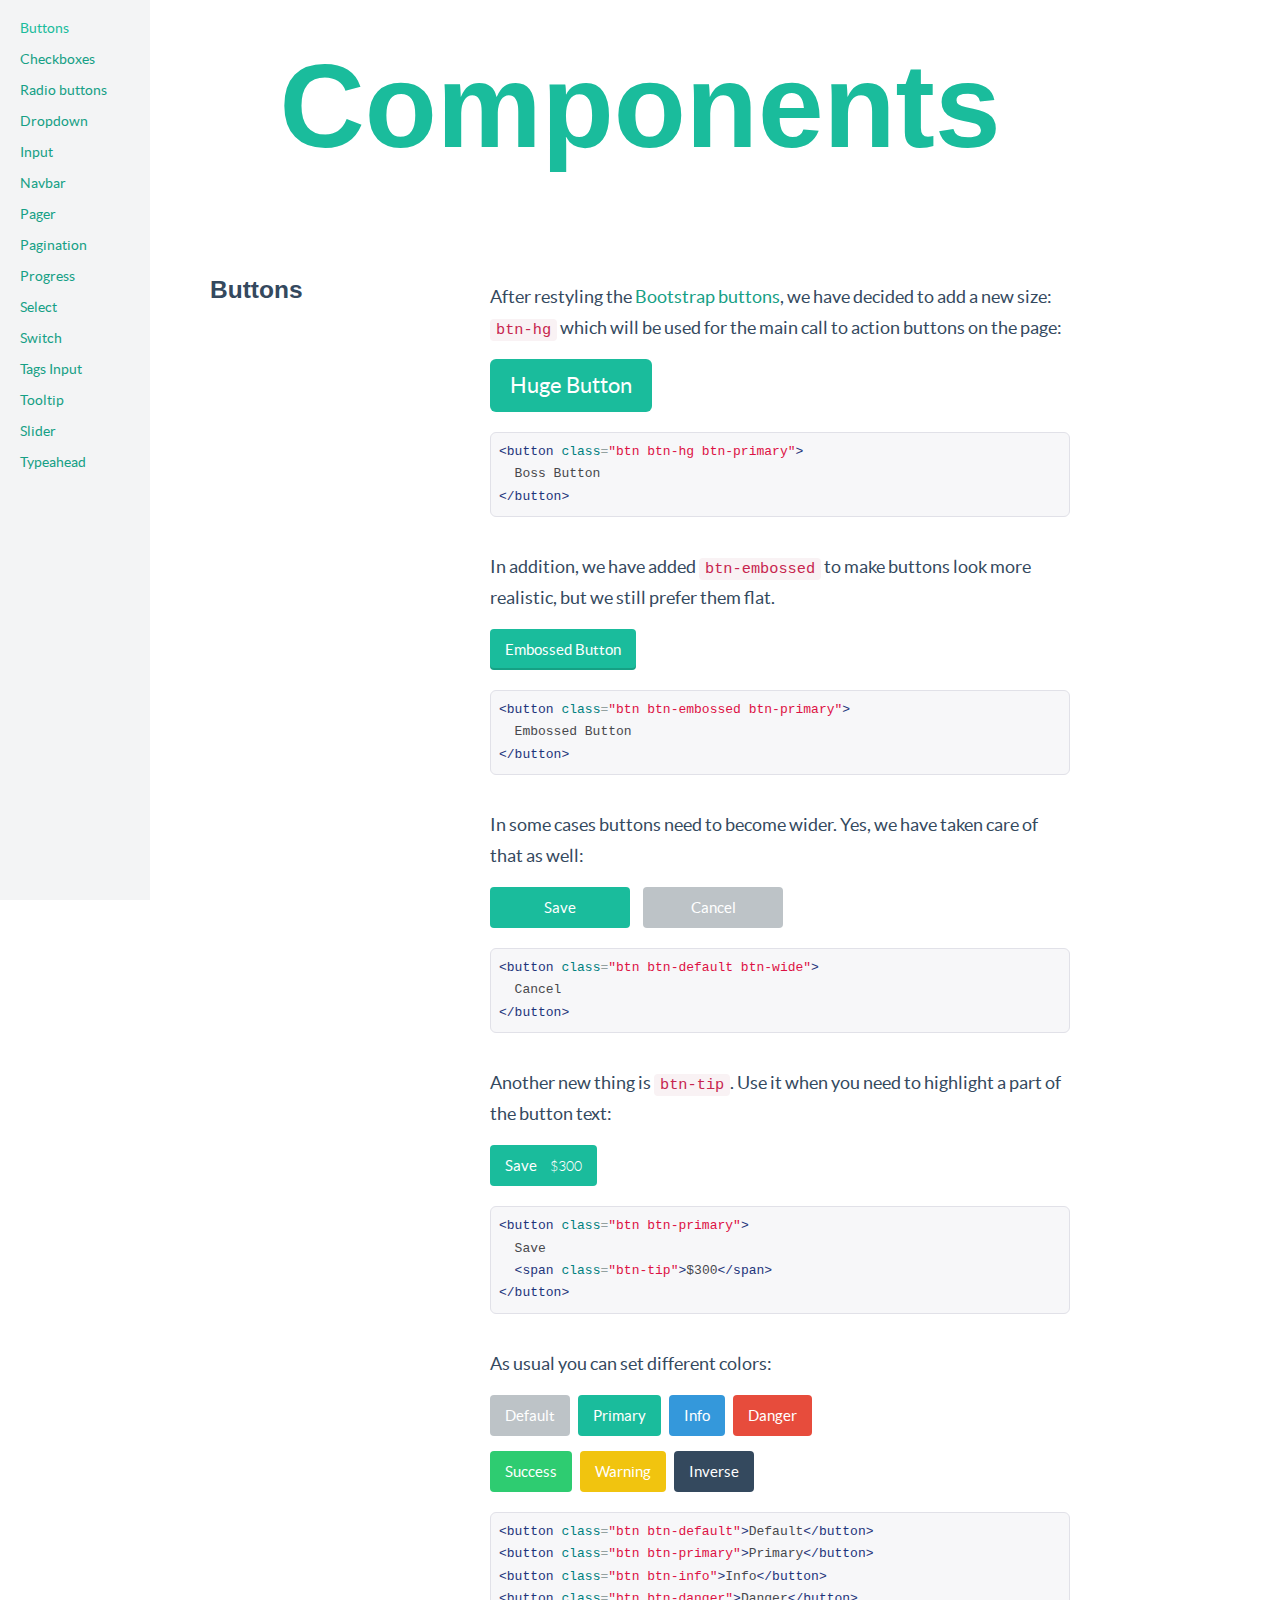
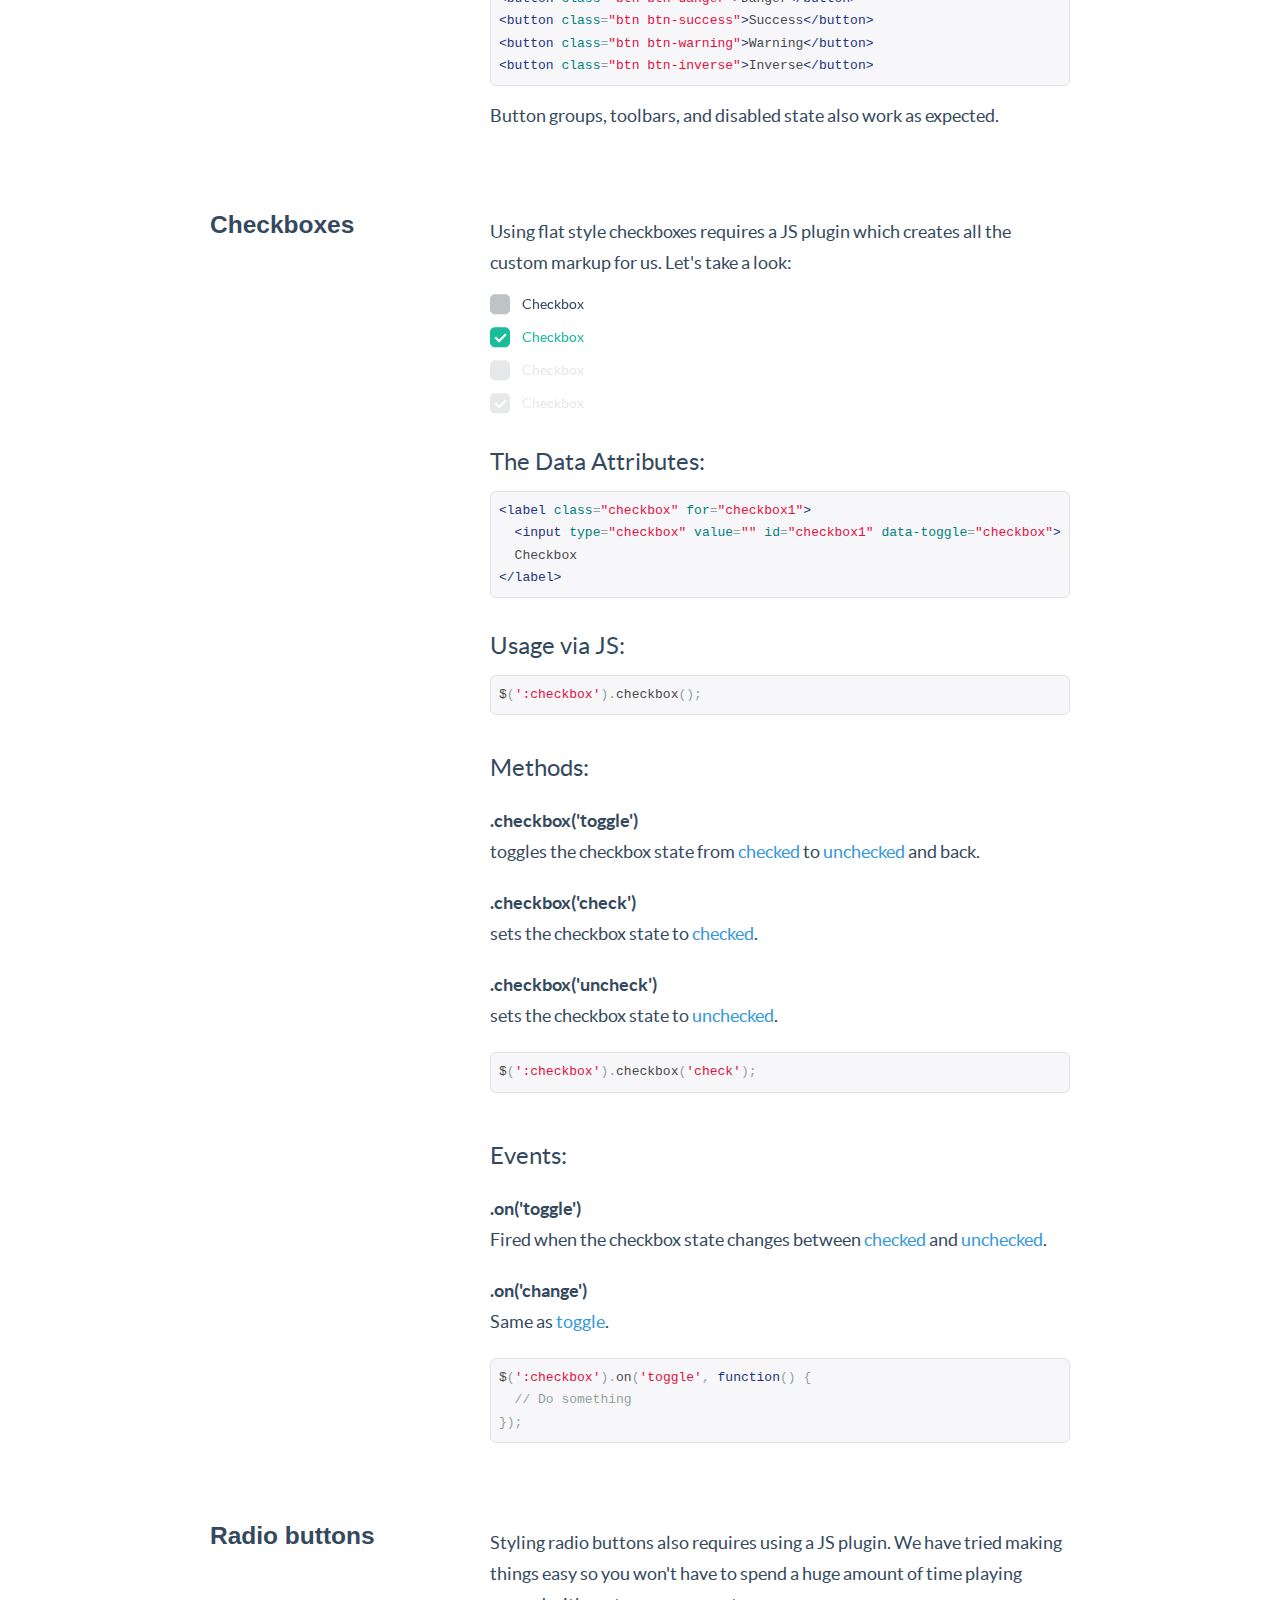
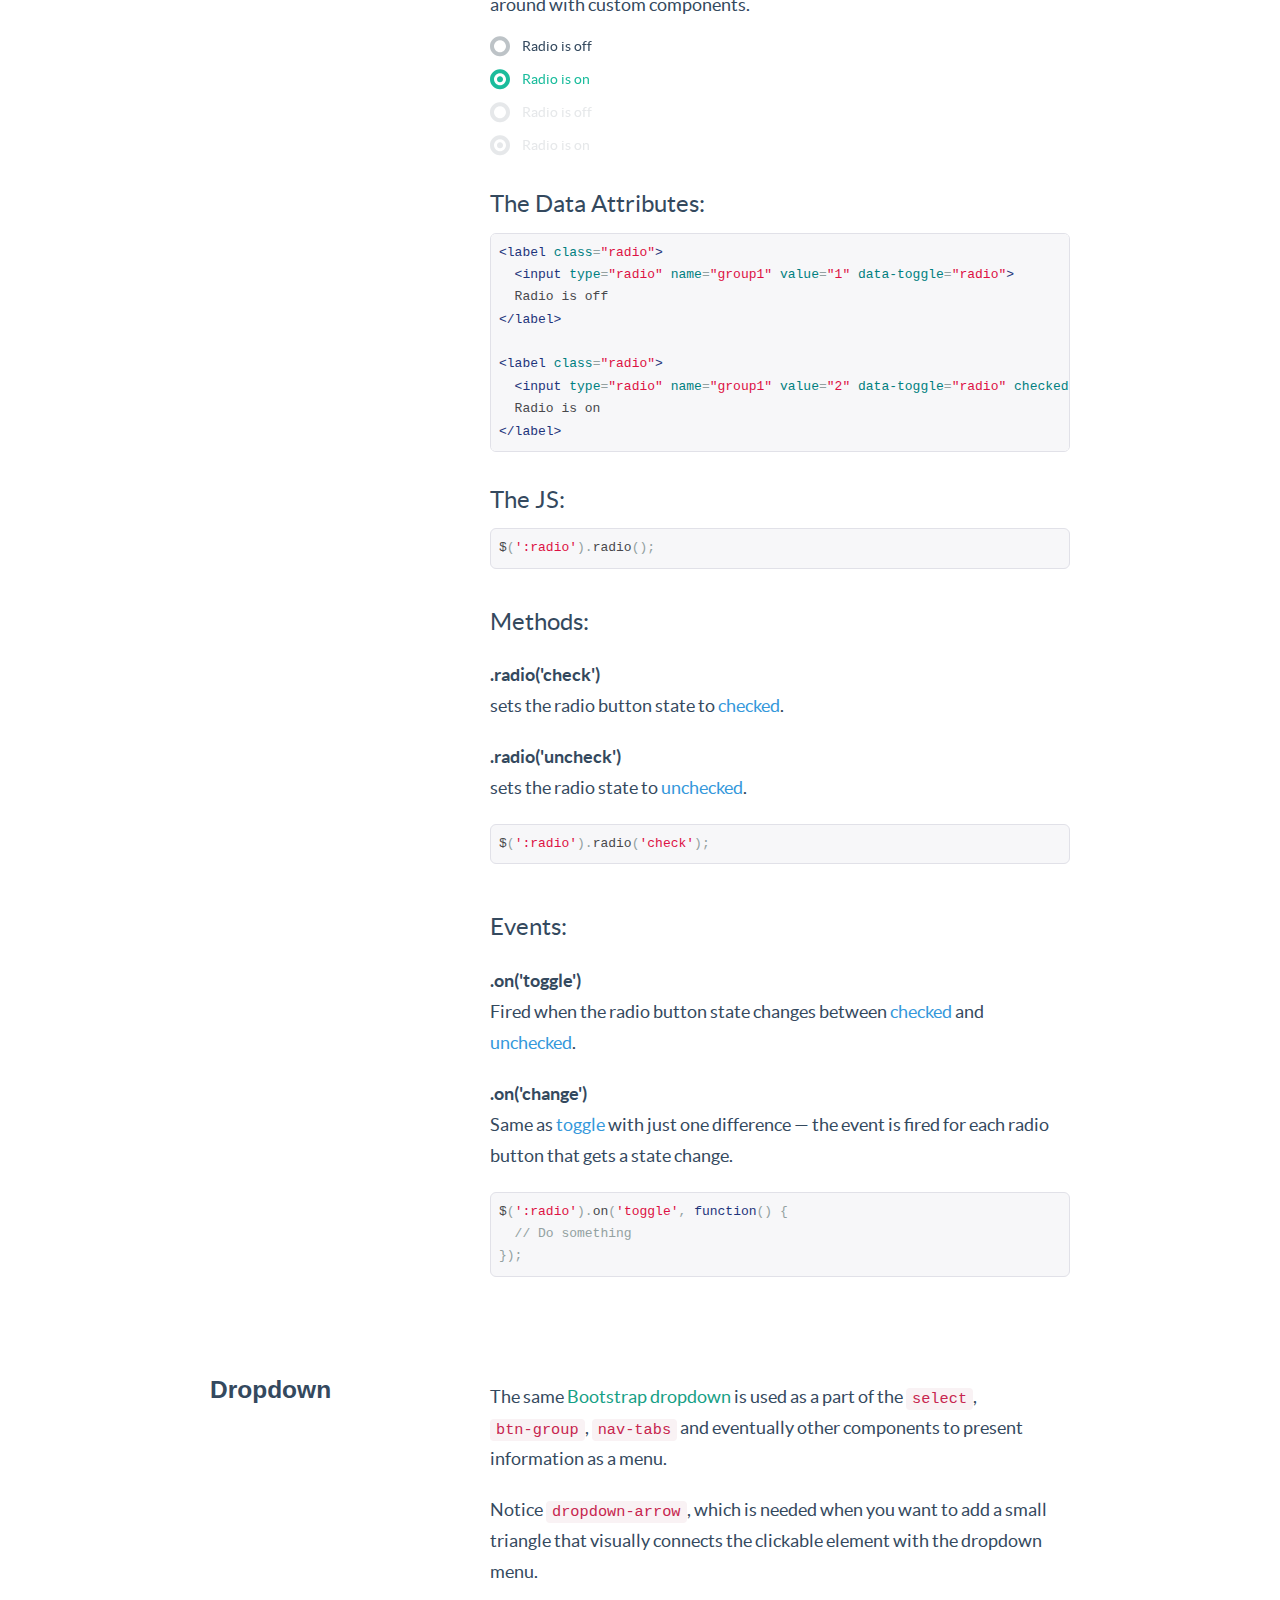
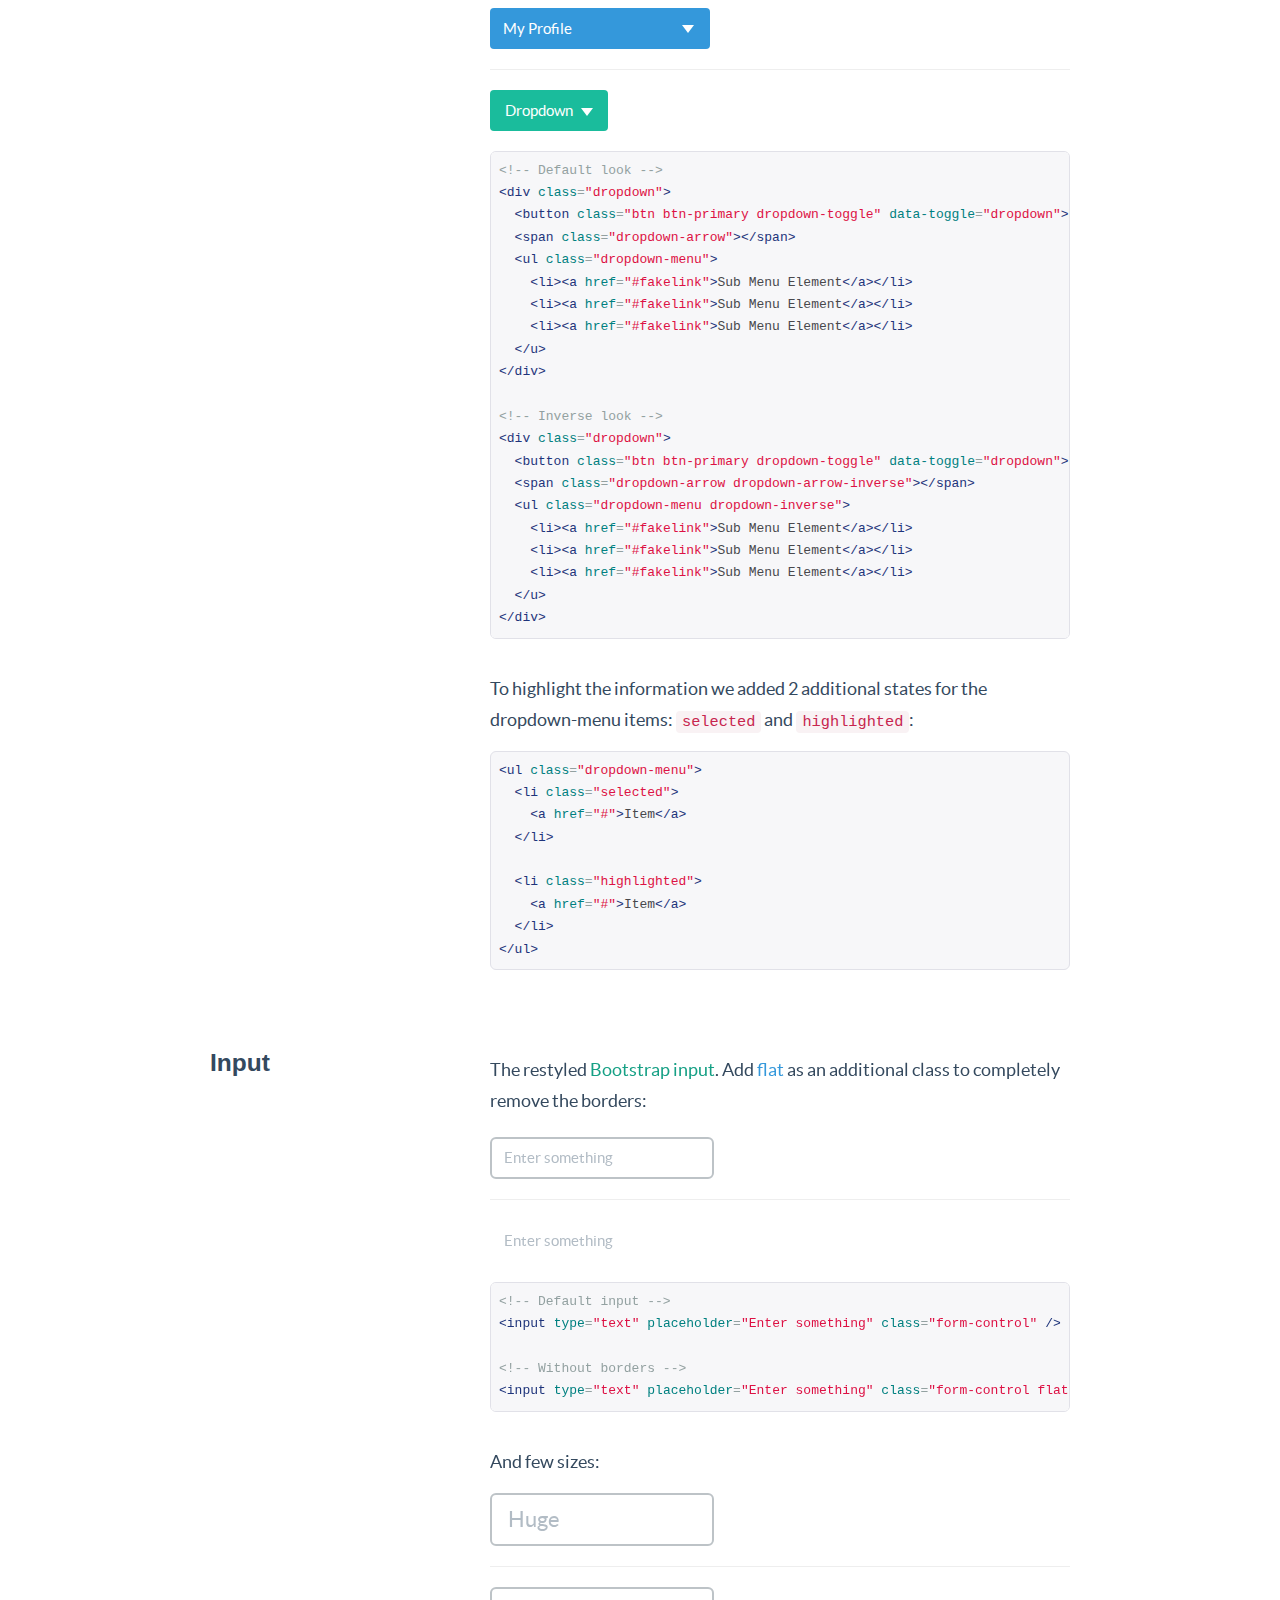
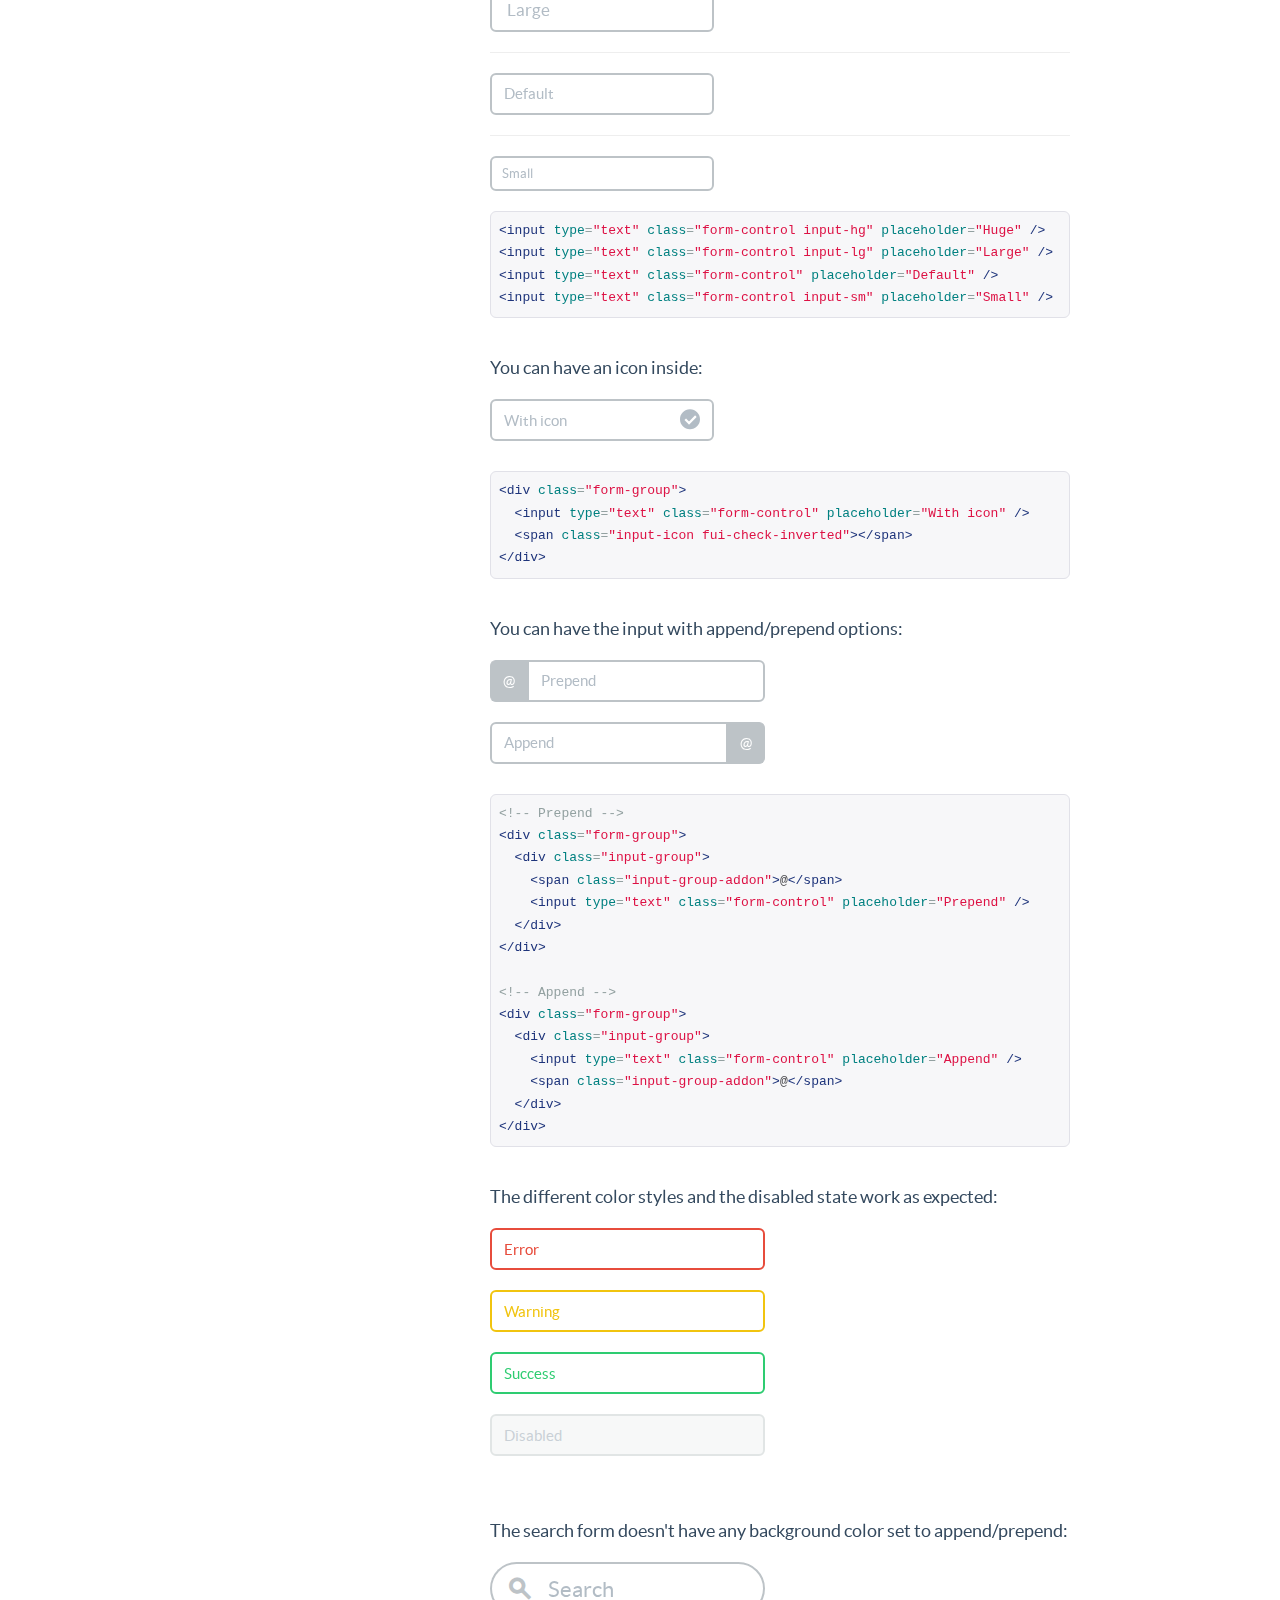
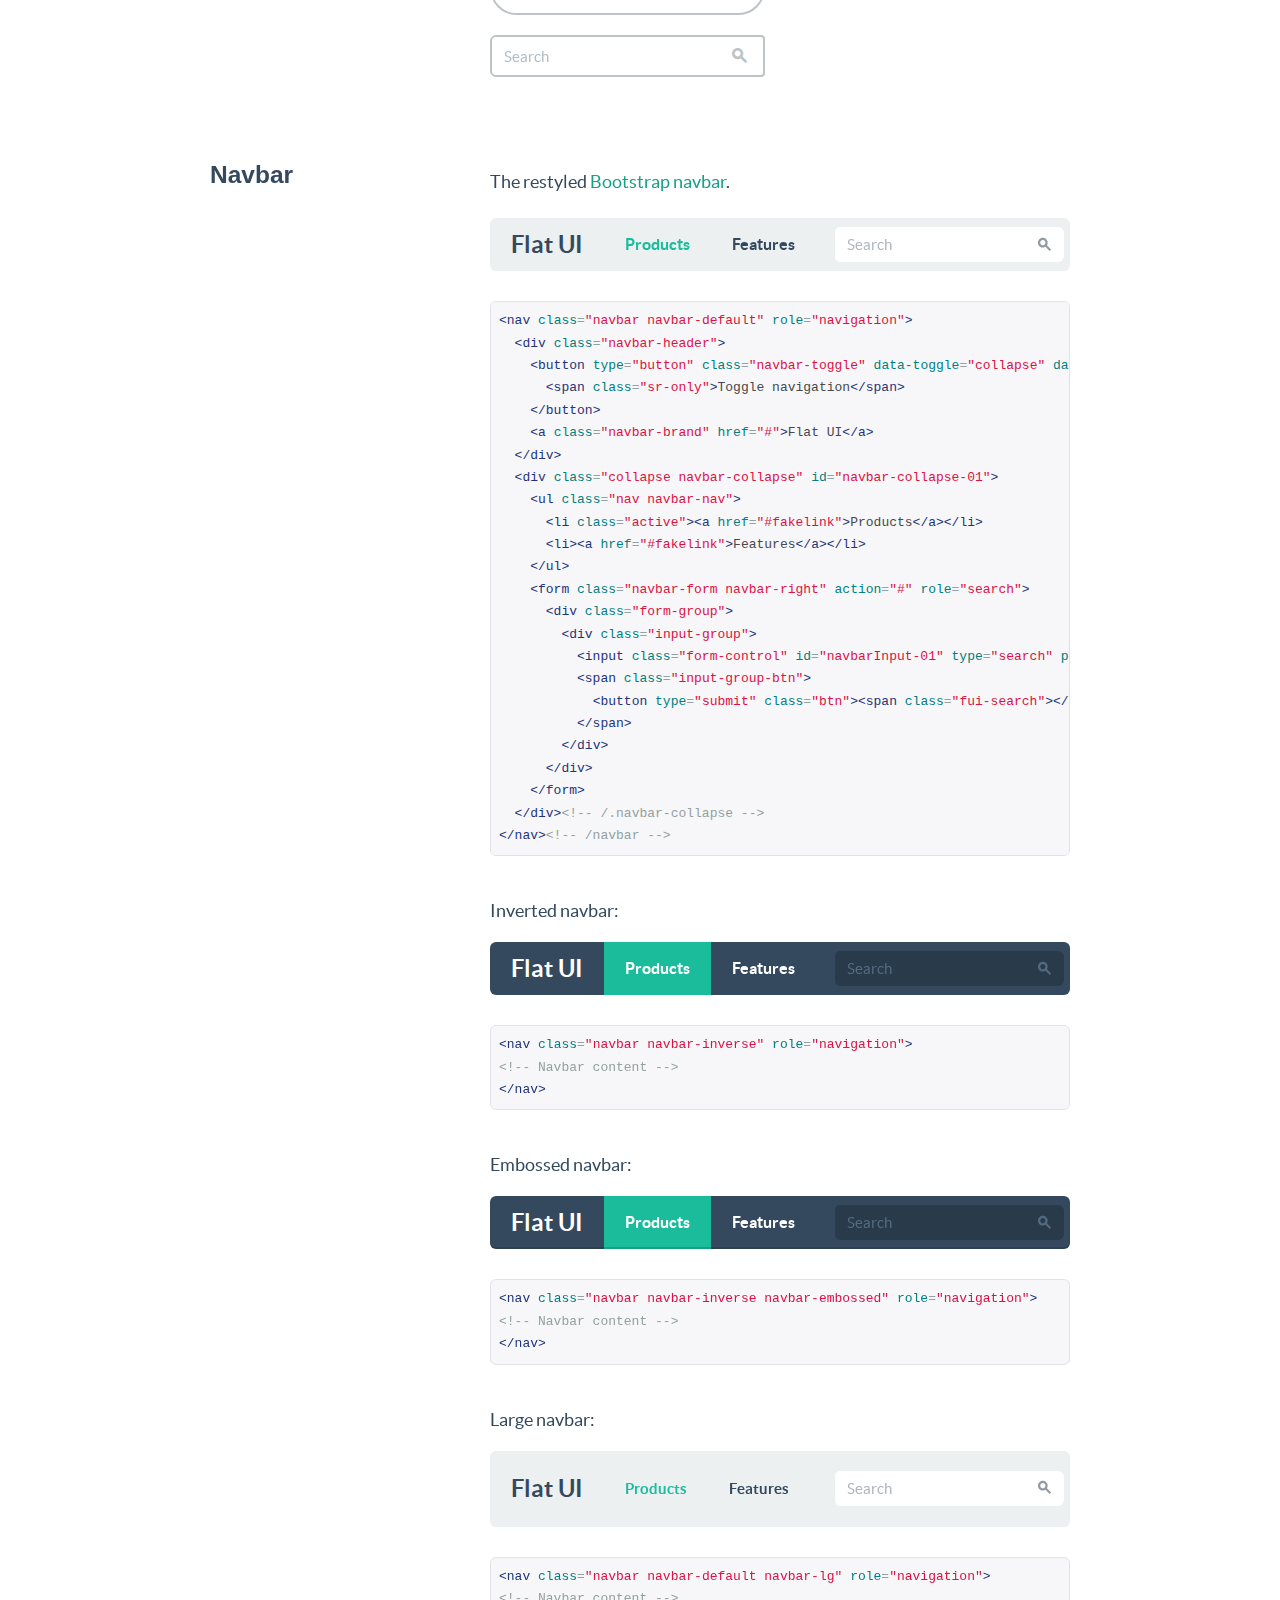
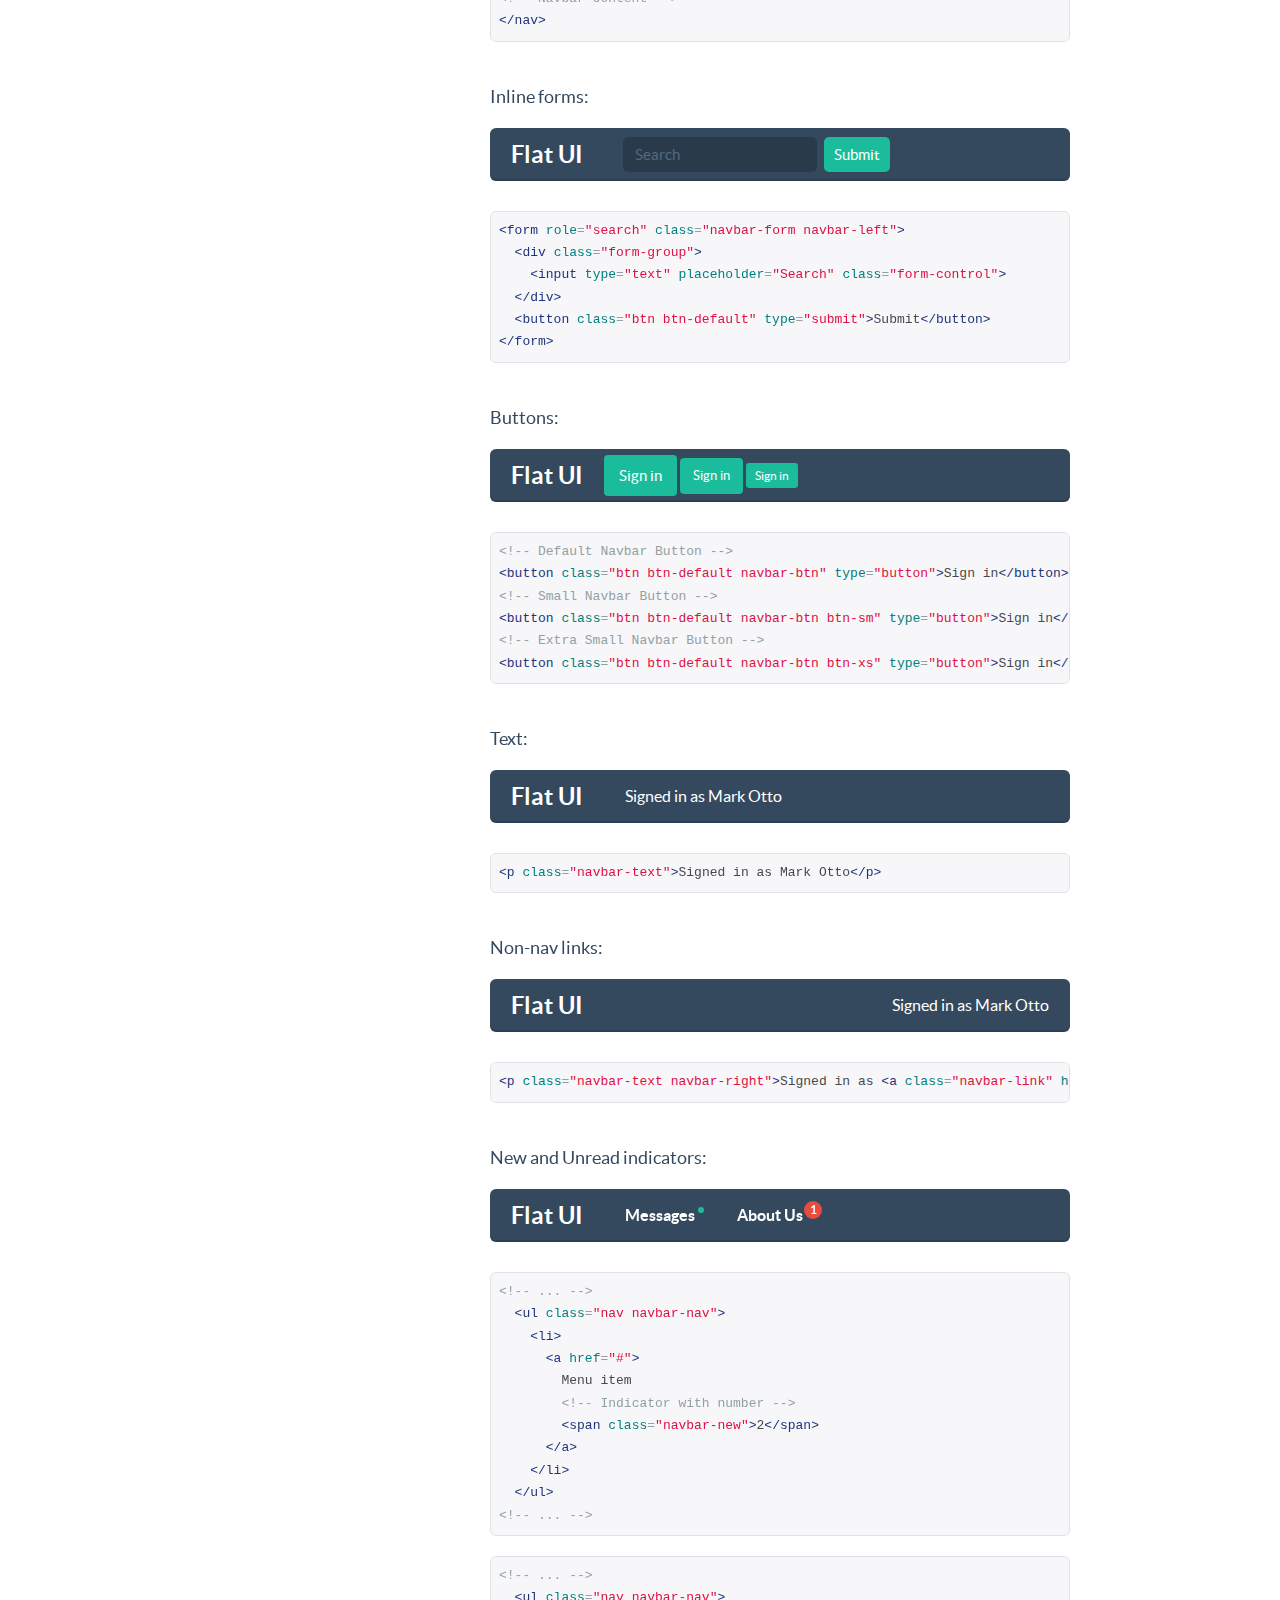
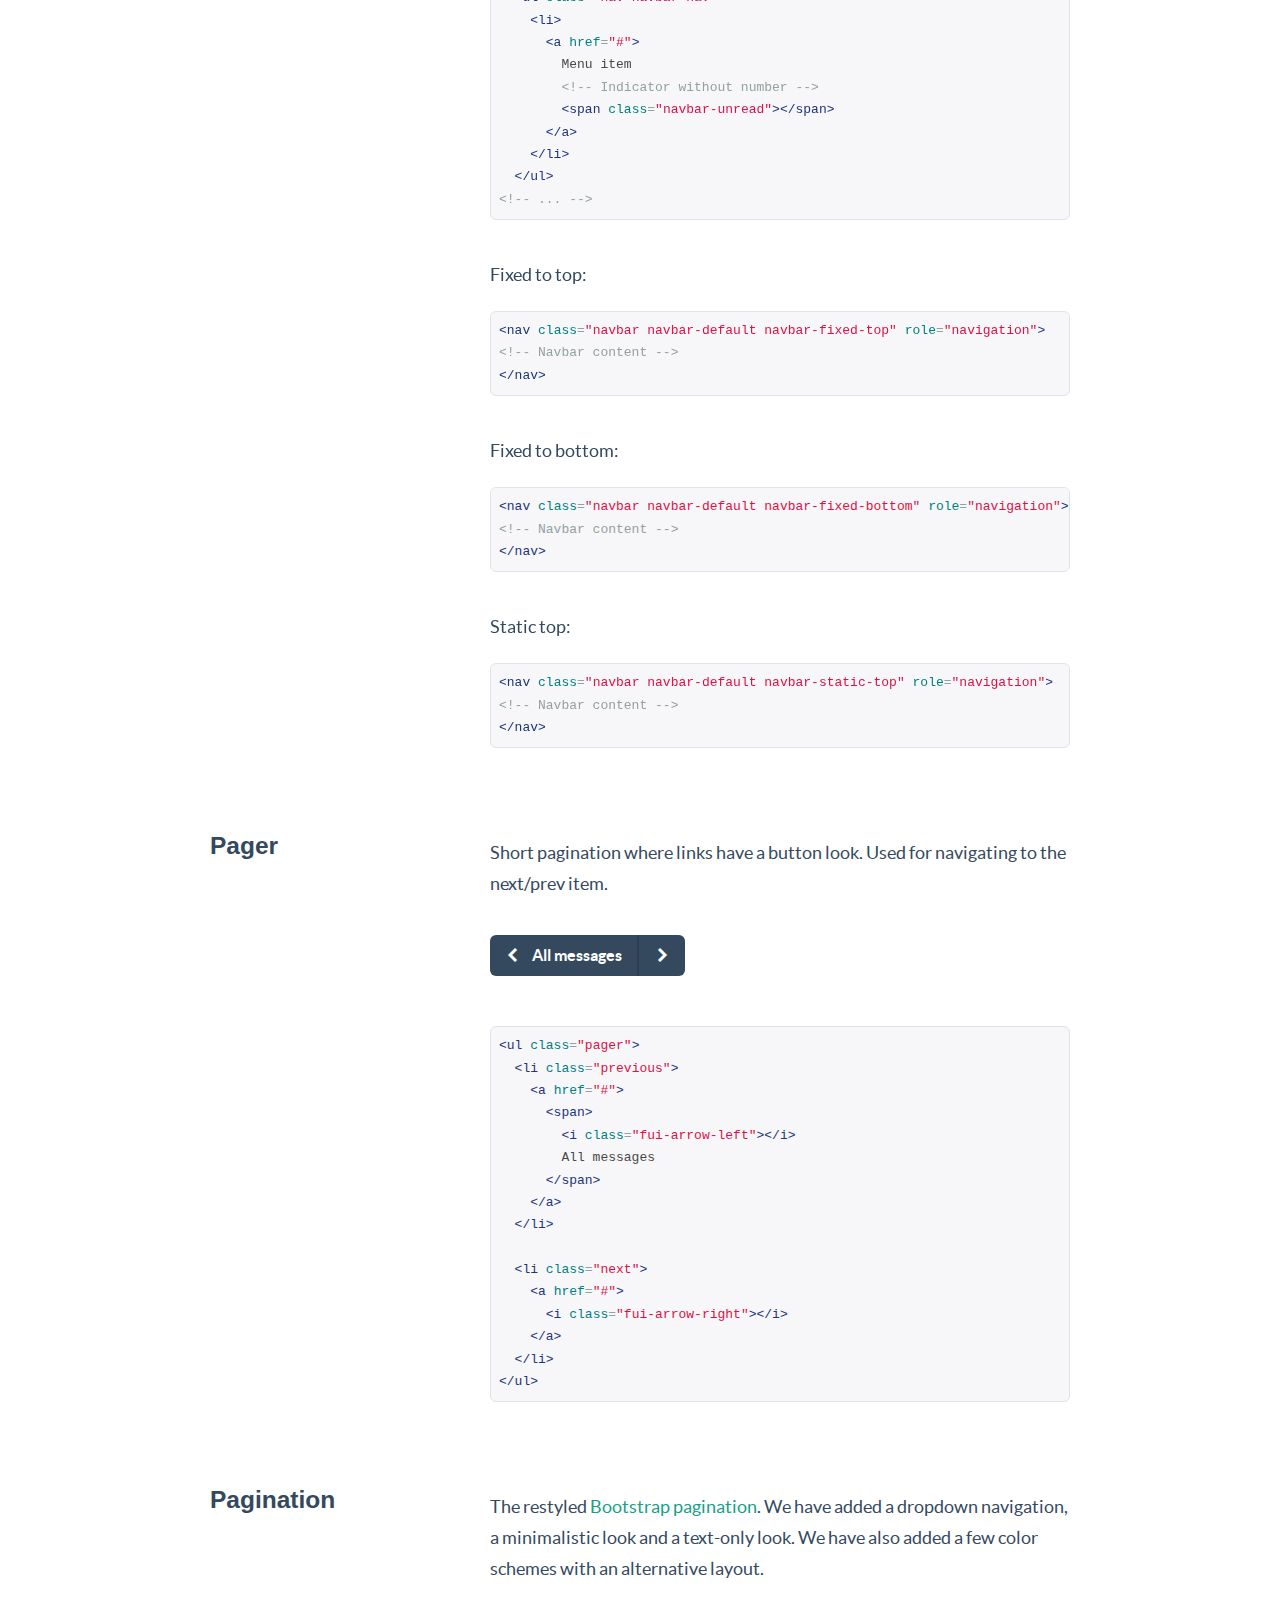
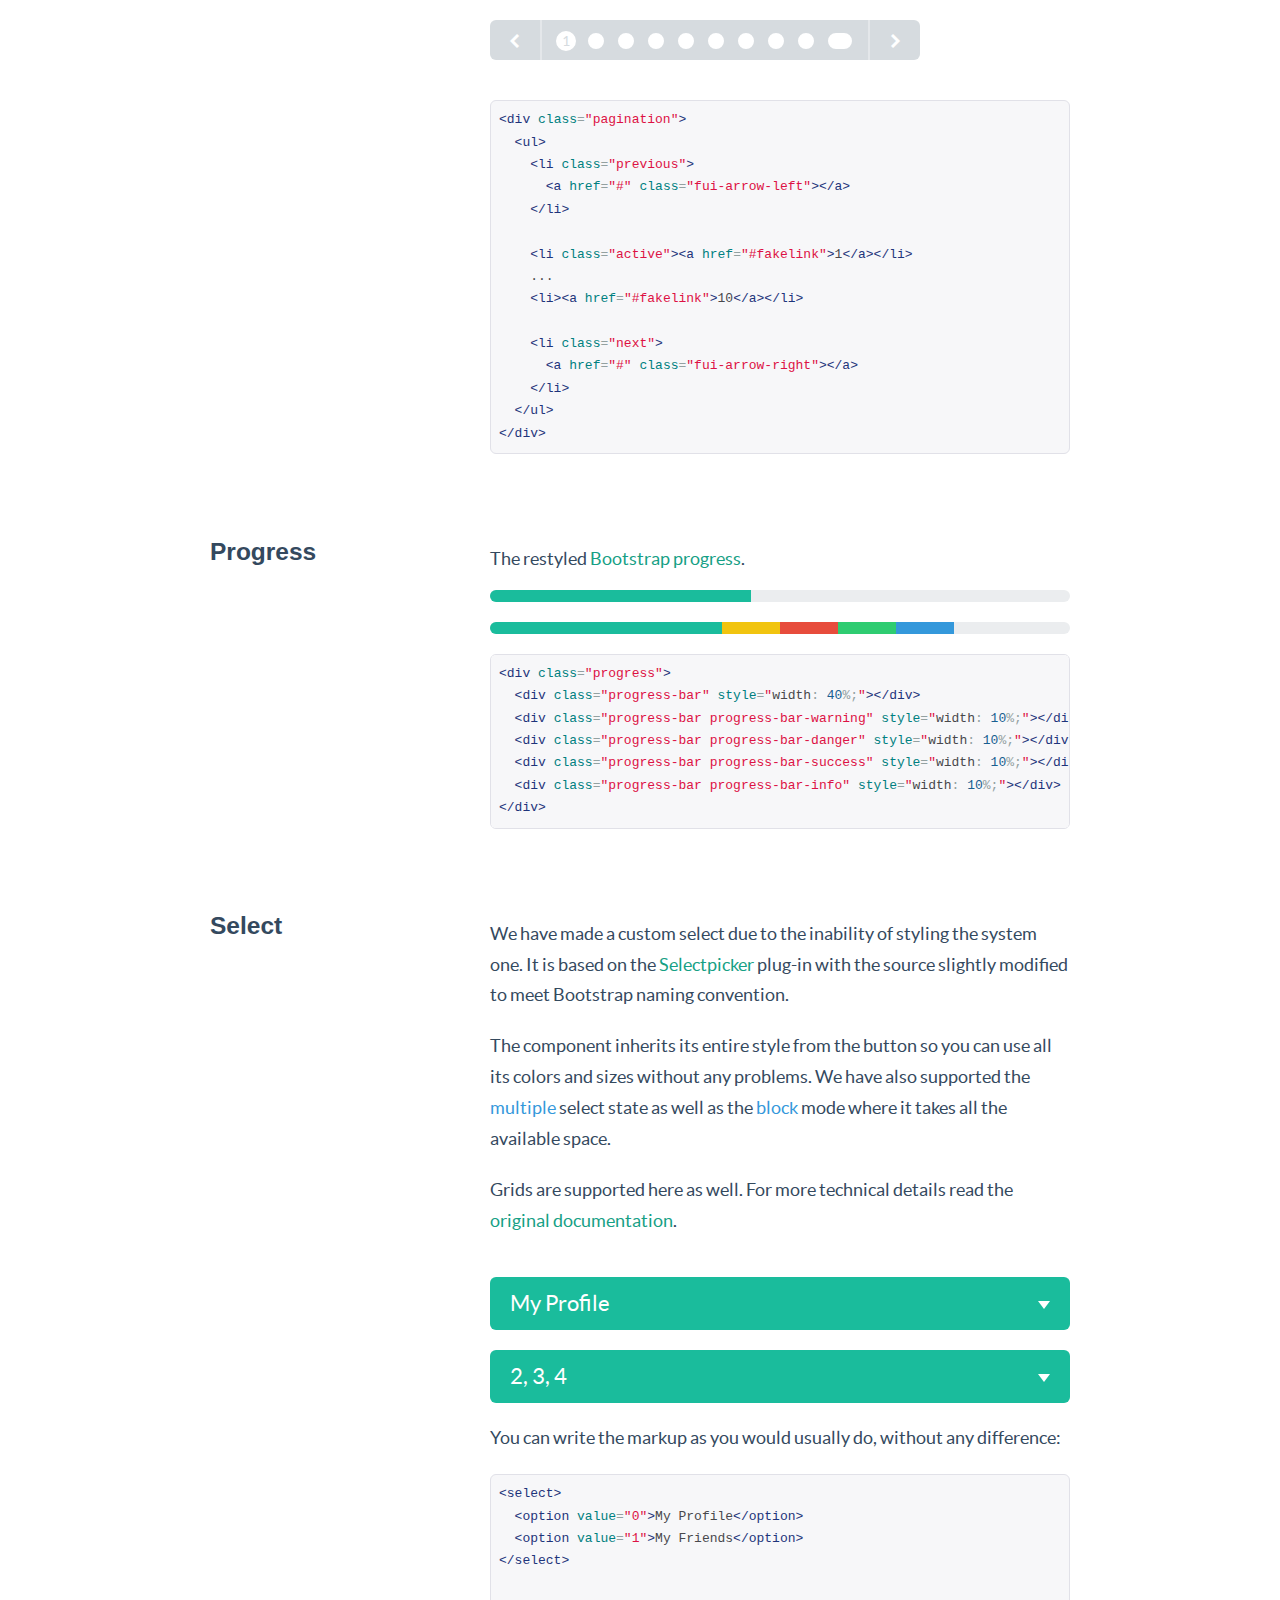
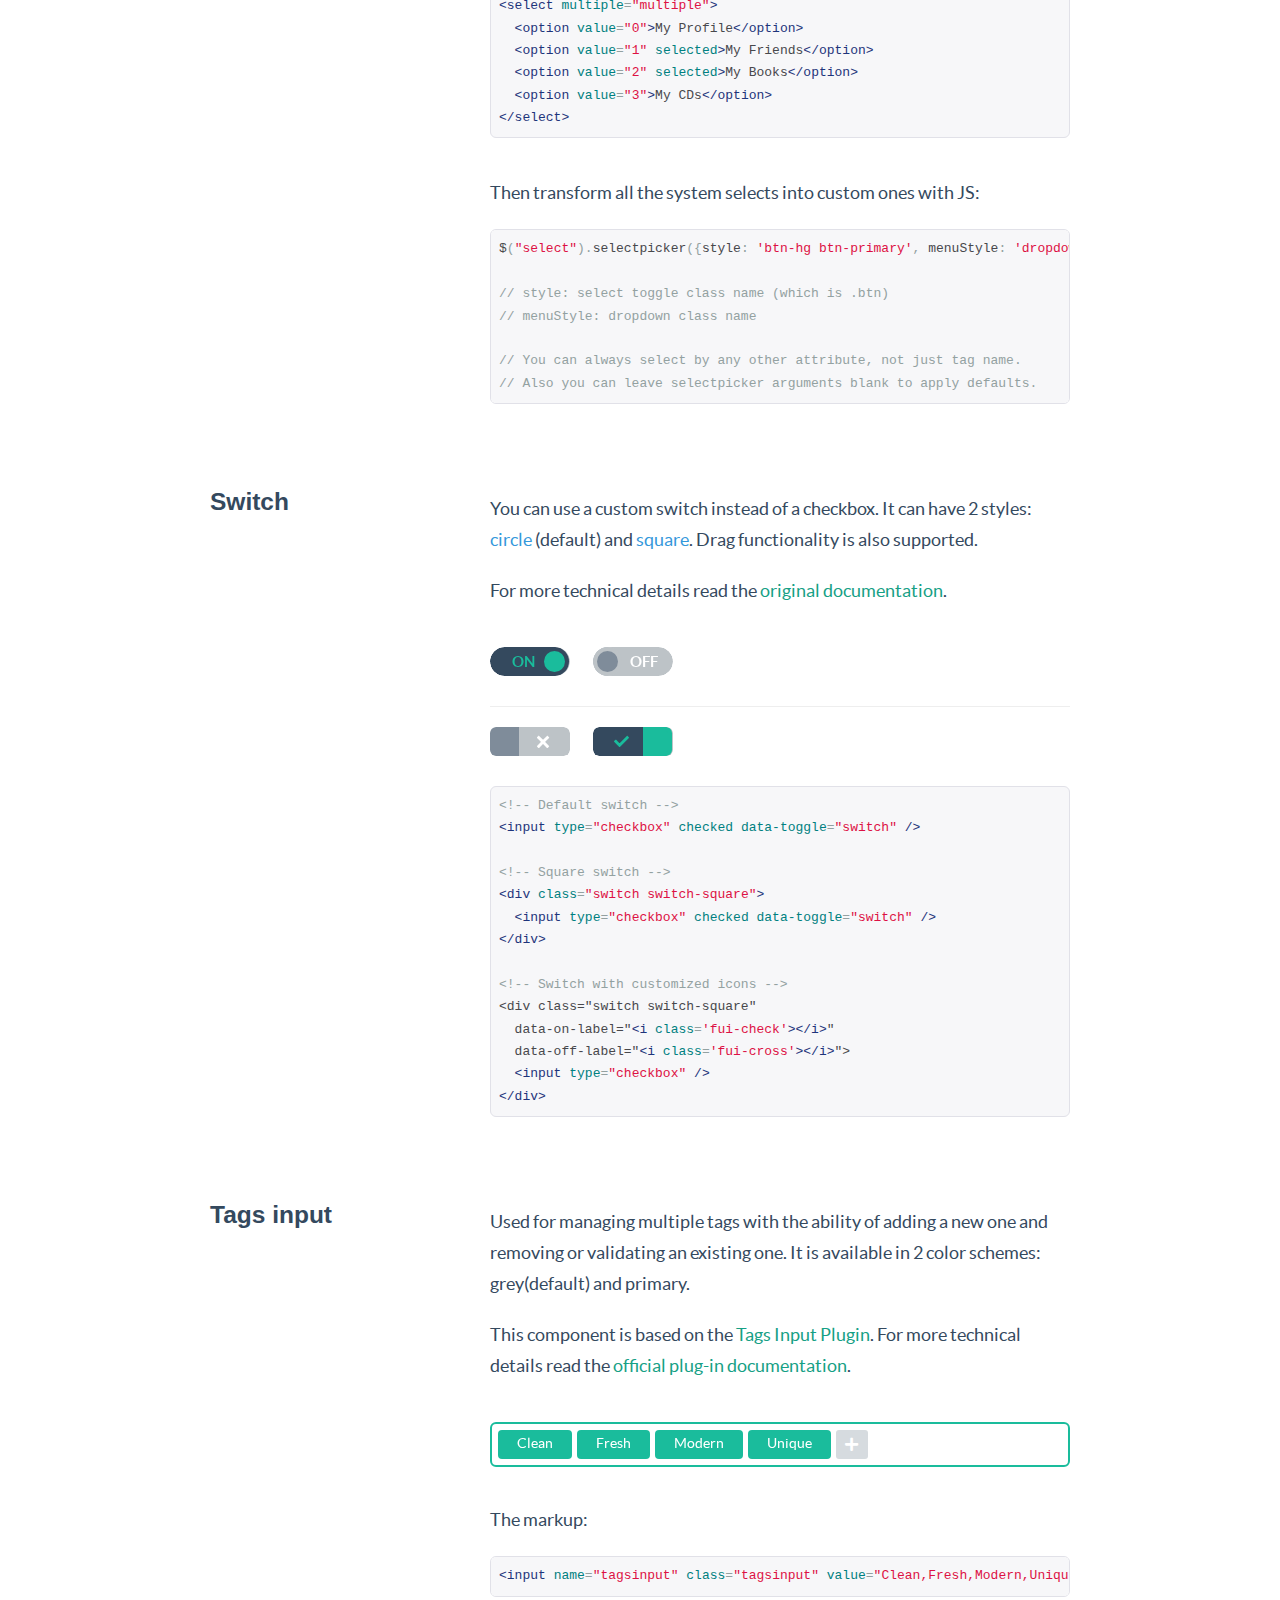
<file: flat-ui/components.html>
<!DOCTYPE html>
<html lang="en">
  <head>
    <meta charset="utf-8">
    <title>Components &middot; Flat UI Free</title>
    <meta name="viewport" content="width=device-width, initial-scale=1.0">

    <!-- Loading Bootstrap -->
    <link href="bootstrap/css/bootstrap.css" rel="stylesheet">
    <link href="bootstrap/css/prettify.css" rel="stylesheet">

    <!-- Loading Flat UI -->
    <link href="css/flat-ui.css" rel="stylesheet">
    <link href="css/docs.css" rel="stylesheet">

    <link rel="shortcut icon" href="images/favicon.ico">

    <!-- HTML5 shim, for IE6-8 support of HTML5 elements. All other JS at the end of file. -->
    <!--[if lt IE 9]>
      <script src="js/html5shiv.js"></script>
      <script src="js/respond.min.js"></script>
    <![endif]-->
  </head>
  <body>
    <ul class="demo-sidebar hide-on-tablets">
      <li><a href="#fui-button">Buttons</a></li>
      <li><a href="#fui-checkbox">Checkboxes</a></li>
      <li><a href="#fui-radio">Radio buttons</a></li>
      <li><a href="#fui-dropdown">Dropdown</a></li>
      <li><a href="#fui-input">Input</a></li>
      <li><a href="#fui-navbar">Navbar</a></li>
      <li><a href="#fui-pager">Pager</a></li>
      <li><a href="#fui-pagination">Pagination</a></li>
      <li><a href="#fui-progress">Progress</a></li>
      <li><a href="#fui-select">Select</a></li>
      <li><a href="#fui-switch">Switch</a></li>
      <li><a href="#fui-tagsinput">Tags Input</a></li>
      <li><a href="#fui-tooltip">Tooltip</a></li>
      <li><a href="#fui-slider">Slider</a></li>
      <li><a href="#fui-typeahead">Typeahead</a></li>
    </ul> <!-- /nav -->

		<h1 class="demo-headline">Components</h1>		
    <div class="container">    	
    	<div id="fui-button" class="pbl"></div>
    	
      <div class="demo-row">
        <div class="demo-title">
          <h3>Buttons</h3>
        </div>

        <div class="demo-content">
          <p>
            After restyling the <a href="http://getbootstrap.com/css/#buttons">Bootstrap buttons</a>, we have decided to add a new size: <code>btn-hg</code> which will be used for the main call to action buttons on the page:
          </p>
          <p class="mbl">
            <button class="btn btn-hg btn-primary">Huge Button</button>
          </p>
<pre class="prettyprint">
&lt;button class="btn btn-hg btn-primary"&gt;
  Boss Button
&lt;/button&gt;
</pre>

          <p class="ptl">
            In addition, we have added <code>btn-embossed</code> to make buttons look more realistic, but we still prefer them flat.
          </p>
          <p class="mbl">
            <button class="btn btn-embossed btn-primary">Embossed Button</button>
          </p>
<pre class="prettyprint">
&lt;button class="btn btn-embossed btn-primary"&gt;
  Embossed Button
&lt;/button&gt;
</pre>

          <p class="ptl">
            In some cases buttons need to become wider. Yes, we have taken care of that as well:
          </p>
          <p class="mbl">
            <button class="btn btn-wide btn-primary mrm">Save</button>
            <button class="btn btn-wide btn-default">Cancel</button>
          </p>
<pre class="prettyprint">
&lt;button class="btn btn-default btn-wide"&gt;
  Cancel
&lt;/button&gt;
</pre>

          <p class="ptl">
            Another new thing is <code>btn-tip</code>. Use it when you need to highlight a part of the button text:
          </p>
          <p class="mbl">
            <button class="btn btn-primary">
              Save
              <span class="btn-tip">$300</span>
            </button>
          </p>
<pre class="prettyprint">
&lt;button class="btn btn-primary"&gt;
  Save
  &lt;span class="btn-tip"&gt;$300&lt;/span&gt;
&lt;/button&gt;
</pre>

          <p class="ptl">
            As usual you can set different colors:
          </p>
          <p>
	          <button class="btn btn-default mrs">Default</button>
            <button class="btn btn-primary mrs">Primary</button>
            <button class="btn btn-info mrs">Info</button>
            <button class="btn btn-danger mrs">Danger</button>
          </p>
          <p class="mbl">            
            <button class="btn btn-success mrs">Success</button>
            <button class="btn btn-warning mrs">Warning</button>
            <button class="btn btn-inverse mrs">Inverse</button>
          </p>
<pre class="prettyprint">
&lt;button class="btn btn-default"&gt;Default&lt;/button&gt;
&lt;button class="btn btn-primary"&gt;Primary&lt;/button&gt;
&lt;button class="btn btn-info"&gt;Info&lt;/button&gt;
&lt;button class="btn btn-danger"&gt;Danger&lt;/button&gt;
&lt;button class="btn btn-success"&gt;Success&lt;/button&gt;
&lt;button class="btn btn-warning"&gt;Warning&lt;/button&gt;
&lt;button class="btn btn-inverse"&gt;Inverse&lt;/button&gt;
</pre>

          <p>
            Button groups, toolbars, and disabled state also work as expected.
          </p>
        </div>        
      </div><!-- /.demo-row -->
      
			<div id="fui-checkbox" class="pbl"></div>
			
      <div class="demo-row">      	
        <div class="demo-title">
          <h3>Checkboxes</h3>
        </div>

        <div class="demo-content">
          <p>
            Using flat style checkboxes requires a JS plugin which creates all the custom markup for us. Let's take a look:
          </p>
          <label class="checkbox" for="checkbox1">
            <input type="checkbox" value="" id="checkbox1" data-toggle="checkbox">
            Checkbox
          </label>
          <label class="checkbox" for="checkbox2">
            <input type="checkbox" value="" id="checkbox2" checked="checked" data-toggle="checkbox">
            Checkbox
          </label>
          <label class="checkbox" for="checkbox3">
            <input type="checkbox" value="" id="checkbox3" data-toggle="checkbox" disabled="">
            Checkbox
          </label>
          <label class="checkbox" for="checkbox4">
            <input type="checkbox" value="" id="checkbox4" checked="checked" data-toggle="checkbox" disabled="">
            Checkbox
          </label>

          <h6 class="ptl">The Data Attributes:</h6>
<pre class="prettyprint">
&lt;label class="checkbox" for="checkbox1"&gt;
  &lt;input type="checkbox" value="" id="checkbox1" data-toggle="checkbox"&gt;
  Checkbox
&lt;/label&gt;
</pre>

          <h6 class="ptl">Usage via JS:</h6>
<pre class="prettyprint">
$(':checkbox').checkbox();
</pre>

          <div class="pvm">
            <h6>Methods:</h6>
          </div>
          <p class="mbl">
            <strong>.checkbox('toggle')</strong>
            <br/>
            toggles the checkbox state from <span class="text-info">checked</span>
            to <span class="text-info">unchecked</span> and back.
          </p>
          <p class="mbl">
            <strong>.checkbox('check')</strong>
            <br/>
            sets the checkbox state to <span class="text-info">checked</span>.
          </p>
          <p class="mbl">
            <strong>.checkbox('uncheck')</strong>
            <br/>
            sets the checkbox state to <span class="text-info">unchecked</span>.
          </p>
<pre class="prettyprint">
$(':checkbox').checkbox('check');
</pre>

          <div class="pbm ptl">
            <h6>Events:</h6>
          </div>
          <p class="mbl">
            <strong>.on('toggle')</strong>
            <br/>
            Fired when the checkbox state changes between
            <span class="text-info">checked</span> and
            <span class="text-info">unchecked</span>.
          </p>
          <p class="mbl">
            <strong>.on('change')</strong>
            <br/>
            Same as <span class="text-info">toggle</span>.
          </p>
<pre class="prettyprint">
$(':checkbox').on('toggle', function() {
  // Do something
});
</pre>          
          
        </div> <!-- /.demo-content -->
      </div> <!-- /.demo-row -->
      
      <div id="fui-radio" class="pbl"></div>

      <div class="demo-row">
        <div class="demo-title">
          <h3>Radio buttons</h3>
        </div>

        <div class="demo-content">
          <p>
            Styling radio buttons also requires using a JS plugin. We have tried making things easy so you won't have to spend a huge amount of time playing around with custom&nbsp;components.
          </p>
          <label class="radio">
            <input type="radio" name="group1" value="1" data-toggle="radio">
            Radio is off
          </label>
          <label class="radio">
            <input type="radio" name="group1" value="2" data-toggle="radio" checked>
            Radio is on
          </label>
          <label class="radio">
            <input type="radio" name="group2" value="1" data-toggle="radio" disabled>
            Radio is off
          </label>
          <label class="radio">
            <input type="radio" name="group2" value="2" data-toggle="radio" disabled checked>
            Radio is on
          </label>

          <h6 class="ptl">The Data Attributes:</h6>
<pre class="prettyprint">
&lt;label class="radio"&gt;
  &lt;input type="radio" name="group1" value="1" data-toggle="radio"&gt;
  Radio is off
&lt;/label&gt;

&lt;label class="radio"&gt;
  &lt;input type="radio" name="group1" value="2" data-toggle="radio" checked&gt;
  Radio is on
&lt;/label&gt;
</pre>

          <h6 class="ptl">The JS:</h6>
<pre class="prettyprint">
$(':radio').radio();
</pre>

          <div class="pvm">
            <h6>Methods:</h6>
          </div>
          <p class="mbl">
            <strong>.radio('check')</strong>
            <br/>
            sets the radio button state to <span class="text-info">checked</span>.
          </p>
          <p class="mbl">
            <strong>.radio('uncheck')</strong>
            <br/>
            sets the radio state to <span class="text-info">unchecked</span>.
          </p>
<pre class="prettyprint">
$(':radio').radio('check');
</pre>

          <div class="pbm ptl">
            <h6>Events:</h6>
          </div>
          <p class="mbl">
            <strong>.on('toggle')</strong>
            <br/>
            Fired when the radio button state changes between
            <span class="text-info">checked</span> and
            <span class="text-info">unchecked</span>.
          </p>
          <p class="mbl">
            <strong>.on('change')</strong>
            <br/>
            Same as <span class="text-info">toggle</span> with just one difference &mdash; the event is fired for each radio button that gets a state change.
          </p>
<pre class="prettyprint">
$(':radio').on('toggle', function() {
  // Do something
});
</pre>
        </div> <!-- /.demo-content -->
      </div> <!-- /.demo-row -->
    </div><!-- /.container -->

		

    <div class="container ptl">    	
    	<div id="fui-dropdown" class="pbl"></div>
    
      <div class="demo-row">
        <div class="demo-title">
          <h3>Dropdown</h3>
        </div>

        <div class="demo-content">
          <p class="mbl">
            The same <a href="http://getbootstrap.com/components/#dropdowns">Bootstrap dropdown</a> is used as a part of the <code>select</code>, <code>btn-group</code>, <code>nav-tabs</code> and eventually other components to present information as a menu.
          </p>

          <p class="mbl">
            Notice <code>dropdown-arrow</code>, which is needed when you want to add a small triangle that visually connects the clickable element with the dropdown menu.
          </p>

          <select name="info" class="mbn">
            <optgroup label="Profile">
              <option value="0">My Profile</option>
              <option value="1">My Friends</option>
            </optgroup>
            <optgroup label="System">
              <option value="2">Messages</option>
              <option value="3">My Settings</option>
              <option value="4" class="highlighted">Logout</option>
            </optgroup>
          </select>

          <hr/>
          
          <div class="row">
          	<div class="col-md-3">
	          	<div class="dropdown">
		          	<button class="btn btn-primary dropdown-toggle" data-toggle="dropdown">Dropdown<span class="caret"></span></button>
							  <span class="dropdown-arrow dropdown-arrow-inverse"></span>
		            <ul class="dropdown-menu dropdown-inverse">
		              <li><a href="#fakelink">Sub Menu Element</a></li>
		              <li><a href="#fakelink">Sub Menu Element</a></li>
		              <li><a href="#fakelink">Sub Menu Element</a></li>
		            </ul>
							</div>
          	</div>
          </div>
          

          <div class="pvl">
<pre class="prettyprint">
&lt;!-- Default look --&gt;
&lt;div class="dropdown"&gt;
  &lt;button class="btn btn-primary dropdown-toggle" data-toggle="dropdown">Dropdown&lt;span class="caret"&gt;&lt;/span&gt;&lt;/button&gt;
  &lt;span class="dropdown-arrow"&gt;&lt;/span&gt;
  &lt;ul class="dropdown-menu"&gt;
    &lt;li&gt;&lt;a href="#fakelink">Sub Menu Element&lt;/a&gt;&lt;/li&gt;
    &lt;li&gt;&lt;a href="#fakelink">Sub Menu Element&lt;/a&gt;&lt;/li&gt;
    &lt;li&gt;&lt;a href="#fakelink">Sub Menu Element&lt;/a&gt;&lt;/li&gt;
  &lt;/u&gt;
&lt;/div&gt;

&lt;!-- Inverse look --&gt;
&lt;div class="dropdown"&gt;
  &lt;button class="btn btn-primary dropdown-toggle" data-toggle="dropdown">Dropdown&lt;span class="caret"&gt;&lt;/span&gt;&lt;/button&gt;
  &lt;span class="dropdown-arrow dropdown-arrow-inverse"&gt;&lt;/span&gt;
  &lt;ul class="dropdown-menu dropdown-inverse"&gt;
    &lt;li&gt;&lt;a href="#fakelink">Sub Menu Element&lt;/a&gt;&lt;/li&gt;
    &lt;li&gt;&lt;a href="#fakelink">Sub Menu Element&lt;/a&gt;&lt;/li&gt;
    &lt;li&gt;&lt;a href="#fakelink">Sub Menu Element&lt;/a&gt;&lt;/li&gt;
  &lt;/u&gt;
&lt;/div&gt;
</pre>
          </div>

          <p>
            To highlight the information we added 2 additional states for the dropdown-menu items: <code>selected</code> and <code>highlighted</code>:
          </p>
<pre class="prettyprint">
&lt;ul class="dropdown-menu"&gt;
  &lt;li class="selected"&gt;
    &lt;a href="#"&gt;Item&lt;/a&gt;
  &lt;/li&gt;

  &lt;li class="highlighted"&gt;
    &lt;a href="#"&gt;Item&lt;/a&gt;
  &lt;/li&gt;
&lt;/ul&gt;
</pre>
        </div> <!-- /.demo-content -->
      </div> <!-- /.demo-row -->

			<div id="fui-input" class="pbl"></div>

      <div class="demo-row">
        <div class="demo-title">
          <h3>Input</h3>
        </div>

        <div class="demo-content">
          <p class="mbl">
            The restyled <a href="http://getbootstrap.com/css/#forms">Bootstrap input</a>. Add <span class="text-info">flat</span> as an additional class to completely remove the borders:
          </p>
					
					<div class="row">
						<div class="col-lg-5">
							<input type="text" value="" placeholder="Enter something" class="form-control" />
						</div>
					</div>
					<hr />
					<div class="row">
						<div class="col-lg-5">
							<input type="text" value="" placeholder="Enter something" class="form-control flat" />
						</div>
					</div>
<pre class="prettyprint mtl">
&lt;!-- Default input --&gt;
&lt;input type="text" placeholder="Enter something" class="form-control" /&gt;

&lt;!-- Without borders --&gt;
&lt;input type="text" placeholder="Enter something" class="form-control flat" /&gt;
</pre>

          <p class="ptl">And few sizes:</p>
          <div class="row">
          	<div class="col-lg-5">
	          	<input type="text" value="" placeholder="Huge" class="form-control input-hg" />
          	</div>
          </div>
          <hr />
          <div class="row">
          	<div class="col-lg-5">
	          	<input type="text" value="" placeholder="Large" class="form-control input-lg" />
          	</div>
          </div>
          <hr />
          <div class="row">
          	<div class="col-lg-5">
	          	<input type="text" value="" placeholder="Default" class="form-control" />
          	</div>
          </div>
          <hr />
          <div class="row">
          	<div class="col-lg-5">
	          	<input type="text" value="" placeholder="Small" class="form-control input-sm" />
          	</div>
          </div>
<pre class="prettyprint mtl">
&lt;input type="text" class="form-control input-hg" placeholder="Huge" /&gt;
&lt;input type="text" class="form-control input-lg" placeholder="Large" /&gt;
&lt;input type="text" class="form-control" placeholder="Default" /&gt;
&lt;input type="text" class="form-control input-sm" placeholder="Small" /&gt;
</pre>

          <p class="ptl">You can have an icon inside:</p>
          <div class="row">
          	<div class="col-lg-5">
	          	<div class="form-group">
	              <input type="text" value="" placeholder="With icon" class="form-control" />
	              <span class="input-icon fui-check-inverted"></span>
	            </div>
          	</div>            
          </div>
<pre class="prettyprint mtm">
&lt;div class="form-group"&gt;
  &lt;input type="text" class="form-control" placeholder="With icon" /&gt;
  &lt;span class="input-icon fui-check-inverted"&gt;&lt;/span&gt;
&lt;/div&gt;
</pre>

        <p class="ptl">You can have the input with append/prepend options:</p>
          <div class="row">
            <div class="col-lg-6">
              <div class="form-group">
                <div class="input-group">
                  <span class="input-group-addon">@</span>
                  <input class="form-control" type="text" placeholder="Prepend" />
                </div>
              </div>              
            </div>
          </div>
          
          <div class="row">
            <div class="col-lg-6">
              <div class="form-group">
                <div class="input-group">                 
                  <input class="form-control" type="text" placeholder="Append" />
                  <span class="input-group-addon">@</span>
                </div>
              </div>              
            </div>
          </div>

<pre class="prettyprint mtm">
&lt;!-- Prepend --&gt;
&lt;div class="form-group"&gt;
  &lt;div class="input-group"&gt;
    &lt;span class="input-group-addon"&gt;@&lt;/span&gt;
    &lt;input type="text" class="form-control" placeholder="Prepend" /&gt;
  &lt;/div&gt;  
&lt;/div&gt;

&lt;!-- Append --&gt;
&lt;div class="form-group"&gt;
  &lt;div class="input-group"&gt;
    &lt;input type="text" class="form-control" placeholder="Append" /&gt;
    &lt;span class="input-group-addon"&gt;@&lt;/span&gt;
  &lt;/div&gt;
&lt;/div&gt;
</pre>

          <p class="ptl">
            The different color styles and the disabled state work as expected:
            <div class="row">
            	<div class="col-lg-6">
	            	<div class="form-group has-error">
		              <input class="form-control" type="text" placeholder="Error" />
		            </div>
            	</div>
            </div>
            <div class="row">
            	<div class="col-lg-6">
	            	<div class="form-group has-warning">
		              <input class="form-control" type="text" placeholder="Warning" />
		            </div>
            	</div>
            </div>
            <div class="row">
            	<div class="col-lg-6">
	            	<div class="form-group has-success">
		              <input class="form-control" type="text" placeholder="Success" />
		            </div>
            	</div>
            </div>
            <div class="row">
            	<div class="col-lg-6">
	            	<div class="form-group">
		              <input class="form-control" type="text" placeholder="Disabled" disabled />
		            </div>
            	</div>
            </div>
          </p>

          <p class="ptl mtl">
            The search form doesn't have any background color set to append/prepend:
          </p>
          <div class="row">
            <div class="col-lg-6">
              <div class="form-group">
                <div class="input-group input-group-hg input-group-rounded">
                  <span class="input-group-btn">
                    <button type="submit" class="btn"><span class="fui-search"></span></button>
                  </span>              
                  <input type="text" class="form-control" placeholder="Search" id="search-query-2">
                </div>
              </div>
            </div>
          </div>          

          <div class="row">
            <div class="col-lg-6">
              <div class="form-group">
                <div class="input-group">                               
                  <input type="text" class="form-control" placeholder="Search" id="search-query-3">
                  <span class="input-group-btn">
                    <button type="submit" class="btn"><span class="fui-search"></span></button>
                  </span>
                </div>
              </div>
            </div>
          </div>
          
        </div> <!-- /.demo-content -->
      </div> <!-- /.demo-row -->

			<div id="fui-navbar" class="pbl"></div>

      <div class="demo-row">
        <div class="demo-title">
          <h3>Navbar</h3>
        </div>
        <div class="demo-content">
          <p class="mbl">
            The restyled <a href="http://getbootstrap.com/components/#navbar">Bootstrap navbar</a>.
          </p>

          <nav class="navbar navbar-default" role="navigation">
            <div class="navbar-header">
              <button type="button" class="navbar-toggle" data-toggle="collapse" data-target="#navbar-collapse-01">
                <span class="sr-only">Toggle navigation</span>
              </button>
              <a class="navbar-brand" href="#">Flat UI</a>
            </div>
            <div class="collapse navbar-collapse" id="navbar-collapse-01">
              <ul class="nav navbar-nav">           
                <li class="active"><a href="#fakelink">Products</a></li>
                <li><a href="#fakelink">Features</a></li>
               </ul>          
              <form class="navbar-form navbar-right" action="#" role="search" style="width: 250px">
                <div class="form-group">
                  <div class="input-group">
                    <input class="form-control" id="navbarInput-01" type="search" placeholder="Search">
                    <span class="input-group-btn">
                      <button type="submit" class="btn"><span class="fui-search"></span></button>
                    </span>            
                  </div>
                </div>               
              </form>
            </div><!-- /.navbar-collapse -->
          </nav><!-- /navbar -->
          
<pre class="prettyprint mvl">
&lt;nav class="navbar navbar-default" role="navigation"&gt;
  &lt;div class="navbar-header"&gt;
    &lt;button type="button" class="navbar-toggle" data-toggle="collapse" data-target="#navbar-collapse-01"&gt;
      &lt;span class="sr-only"&gt;Toggle navigation&lt;/span&gt;
    &lt;/button&gt;
    &lt;a class="navbar-brand" href="#"&gt;Flat UI&lt;/a&gt;
  &lt;/div&gt;
  &lt;div class="collapse navbar-collapse" id="navbar-collapse-01"&gt;
    &lt;ul class="nav navbar-nav"&gt;           
      &lt;li class="active"&gt;&lt;a href="#fakelink"&gt;Products&lt;/a&gt;&lt;/li&gt;
      &lt;li&gt;&lt;a href="#fakelink"&gt;Features&lt;/a&gt;&lt;/li&gt;
    &lt;/ul&gt;           
    &lt;form class="navbar-form navbar-right" action="#" role="search"&gt;
      &lt;div class="form-group"&gt;
        &lt;div class="input-group"&gt;
          &lt;input class="form-control" id="navbarInput-01" type="search" placeholder="Search"&gt;
          &lt;span class="input-group-btn"&gt;
            &lt;button type="submit" class="btn"&gt;&lt;span class="fui-search"&gt;&lt;/span&gt;&lt;/button&gt;
          &lt;/span&gt;            
        &lt;/div&gt;
      &lt;/div&gt;               
    &lt;/form&gt;
  &lt;/div>&lt;!-- /.navbar-collapse --&gt;
&lt;/nav>&lt;!-- /navbar --&gt;
</pre>

        <p class="ptl">Inverted navbar:</p>
        <nav class="navbar navbar-inverse" role="navigation">
          <div class="navbar-header">
            <button type="button" class="navbar-toggle" data-toggle="collapse" data-target="#navbar-collapse-02">
              <span class="sr-only">Toggle navigation</span>
            </button>
            <a class="navbar-brand" href="#">Flat UI</a>
          </div>
          <div class="collapse navbar-collapse" id="navbar-collapse-02">
            <ul class="nav navbar-nav">           
              <li class="active"><a href="#fakelink">Products</a></li>
              <li><a href="#fakelink">Features</a></li>
             </ul>          
            <form class="navbar-form navbar-right" action="#" role="search" style="width: 250px">
              <div class="form-group">
                <div class="input-group">
                  <input class="form-control" id="navbarInput-01" type="search" placeholder="Search">
                  <span class="input-group-btn">
                    <button type="submit" class="btn"><span class="fui-search"></span></button>
                  </span>            
                </div>
              </div>               
            </form>
          </div><!-- /.navbar-collapse -->
        </nav><!-- /navbar -->

<pre class="prettyprint mvl">
&lt;nav class="navbar navbar-inverse" role="navigation"&gt;
&lt;!-- Navbar content --&gt;
&lt;/nav&gt;
</pre>


        <p class="ptl">Embossed navbar:</p>
        <nav class="navbar navbar-inverse navbar-embossed" role="navigation">
          <div class="navbar-header">
            <button type="button" class="navbar-toggle" data-toggle="collapse" data-target="#navbar-collapse-02">
              <span class="sr-only">Toggle navigation</span>
            </button>
            <a class="navbar-brand" href="#">Flat UI</a>
          </div>
          <div class="collapse navbar-collapse" id="navbar-collapse-02">
            <ul class="nav navbar-nav">           
              <li class="active"><a href="#fakelink">Products</a></li>
              <li><a href="#fakelink">Features</a></li>
             </ul>          
            <form class="navbar-form navbar-right" action="#" role="search" style="width: 250px">
              <div class="form-group">
                <div class="input-group">
                  <input class="form-control" id="navbarInput-01" type="search" placeholder="Search">
                  <span class="input-group-btn">
                    <button type="submit" class="btn"><span class="fui-search"></span></button>
                  </span>            
                </div>
              </div>               
            </form>
          </div><!-- /.navbar-collapse -->
        </nav><!-- /navbar -->

<pre class="prettyprint mvl">
&lt;nav class="navbar navbar-inverse navbar-embossed" role="navigation"&gt;
&lt;!-- Navbar content --&gt;
&lt;/nav&gt;
</pre>

        <p class="ptl">Large navbar:</p>
        <nav class="navbar navbar-default navbar-lg" role="navigation">
          <div class="navbar-header">
            <button type="button" class="navbar-toggle" data-toggle="collapse" data-target="#navbar-collapse-03">
              <span class="sr-only">Toggle navigation</span>
            </button>
            <a class="navbar-brand" href="#">Flat UI</a>
          </div>
          <div class="collapse navbar-collapse" id="navbar-collapse-03">
            <ul class="nav navbar-nav">           
              <li class="active"><a href="#fakelink">Products</a></li>
              <li><a href="#fakelink">Features</a></li>
             </ul>          
            <form class="navbar-form navbar-right" action="#" role="search" style="width: 250px">
              <div class="form-group">
                <div class="input-group">
                  <input class="form-control" id="navbarInput-01" type="search" placeholder="Search">
                  <span class="input-group-btn">
                    <button type="submit" class="btn"><span class="fui-search"></span></button>
                  </span>            
                </div>
              </div>               
            </form>
          </div><!-- /.navbar-collapse -->
        </nav><!-- /navbar -->
        
<pre class="prettyprint mvl">
&lt;nav class="navbar navbar-default navbar-lg" role="navigation"&gt;
&lt;!-- Navbar content --&gt;
&lt;/nav&gt;
</pre>      

        <p class="ptl">Inline forms:</p>
        <nav role="navigation" class="navbar navbar-inverse navbar-embossed">
          <div class="navbar-header">
            <button data-target="#navbar-collapse-04" data-toggle="collapse" class="navbar-toggle" type="button">
              <span class="sr-only">Toggle navigation</span>
            </button>
            <a href="#" class="navbar-brand">Flat UI</a>
          </div>
          <div id="navbar-collapse-04" class="collapse navbar-collapse">
            <form role="search" class="navbar-form navbar-left">
              <div class="form-group">
                <input type="text" placeholder="Search" class="form-control">
              </div>
              <button class="btn btn-default" type="submit">Submit</button>
            </form>
          </div>
        </nav>  

<pre class="prettyprint mvl">
&lt;form role="search" class="navbar-form navbar-left"&gt;
  &lt;div class="form-group"&gt;
    &lt;input type="text" placeholder="Search" class="form-control"&gt;
  &lt;/div&gt;
  &lt;button class="btn btn-default" type="submit"&gt;Submit&lt;/button&gt;
&lt;/form&gt;
</pre>

        <p class="ptl">Buttons:</p>
        <nav role="navigation" class="navbar navbar-inverse navbar-embossed">
          <div class="navbar-header">
            <button data-target="#navbar-collapse-05" data-toggle="collapse" class="navbar-toggle" type="button">
            </button>
            <a href="#" class="navbar-brand">Flat UI</a>
          </div>
          <div id="navbar-collapse-05" class="collapse navbar-collapse">
            <button class="btn btn-default navbar-btn" type="button">Sign in</button>
            <button class="btn btn-default navbar-btn btn-sm" type="button">Sign in</button>
            <button class="btn btn-default navbar-btn btn-xs" type="button">Sign in</button>
          </div>
        </nav>  
        
<pre class="prettyprint mvl">
&lt;!-- Default Navbar Button --&gt;
&lt;button class="btn btn-default navbar-btn" type="button"&gt;Sign in&lt;/button&gt;
&lt;!-- Small Navbar Button --&gt;
&lt;button class="btn btn-default navbar-btn btn-sm" type="button"&gt;Sign in&lt;/button&gt;
&lt;!-- Extra Small Navbar Button --&gt;
&lt;button class="btn btn-default navbar-btn btn-xs" type="button"&gt;Sign in&lt;/button&gt;
</pre>                      

        <p class="ptl">Text:</p>
        <nav role="navigation" class="navbar navbar-inverse navbar-embossed">
          <div class="navbar-header">
            <button data-target="#navbar-collapse-06" data-toggle="collapse" class="navbar-toggle" type="button">
            </button>
            <a href="#" class="navbar-brand">Flat UI</a>
          </div>
          <div id="navbar-collapse-06" class="collapse navbar-collapse">
            <p class="navbar-text">Signed in as Mark Otto</p>
          </div>
        </nav>  
        
<pre class="prettyprint mvl">
&lt;p class="navbar-text"&gt;Signed in as Mark Otto&lt;/p&gt;
</pre>

        <p class="ptl">Non-nav links:</p>
        <nav role="navigation" class="navbar navbar-inverse navbar-embossed">
          <div class="navbar-header">
            <button data-target="#navbar-collapse-07" data-toggle="collapse" class="navbar-toggle" type="button">
            </button>
            <a href="#" class="navbar-brand">Flat UI</a>
          </div>
          <div id="navbar-collapse-07" class="collapse navbar-collapse">
            <p class="navbar-text navbar-right">Signed in as <a class="navbar-link" href="#">Mark Otto</a></p>
          </div>
        </nav>  
        
<pre class="prettyprint mvl">
&lt;p class="navbar-text navbar-right"&gt;Signed in as &lt;a class="navbar-link" href="#"&gt;Mark Otto&lt;/a&gt;&lt;/p&gt;
</pre>

          <p class="ptl">New and Unread indicators:</p>
          <nav class="navbar navbar-inverse navbar-embossed" role="navigation">
            <div class="navbar-header">
              <button type="button" class="navbar-toggle" data-toggle="collapse" data-target="#navbar-collapse-02">
                <span class="sr-only">Toggle navigation</span>
              </button>
              <a class="navbar-brand" href="#">Flat UI</a>
            </div>
          
            <div class="collapse navbar-collapse" id="#navbar-collapse-02">
              <ul class="nav navbar-nav">           
                <li><a href="#">Messages<span class="navbar-unread">1</span></a></li>
                <li><a href="#">About Us<span class="navbar-new">1</span></a></li>
               </ul>            
            </div><!-- /.navbar-collapse -->
          </nav><!-- /navbar -->
          
<pre class="prettyprint mvl">
&lt;!-- ... --&gt;
  &lt;ul class="nav navbar-nav"&gt;
    &lt;li&gt;
      &lt;a href="#"&gt;
        Menu item
        &lt;!-- Indicator with number --&gt;
        &lt;span class="navbar-new"&gt;2&lt;/span&gt;
      &lt;/a&gt;
    &lt;/li&gt;
  &lt;/ul&gt;
&lt;!-- ... --&gt;
</pre>

<pre class="prettyprint mvl">
&lt;!-- ... --&gt;
  &lt;ul class="nav navbar-nav"&gt;
    &lt;li&gt;
      &lt;a href="#"&gt;
        Menu item
        &lt;!-- Indicator without number --&gt;
        &lt;span class="navbar-unread"&gt;&lt;/span&gt;
      &lt;/a&gt;
    &lt;/li&gt;
  &lt;/ul&gt;
&lt;!-- ... --&gt;
</pre>

          <p class="ptl">Fixed to top:</p>
<pre class="prettyprint mvl">
&lt;nav class="navbar navbar-default navbar-fixed-top" role="navigation"&gt;
&lt;!-- Navbar content --&gt;
&lt;/nav&gt;
</pre>  

          <p class="ptl">Fixed to bottom:</p>
<pre class="prettyprint mvl">
&lt;nav class="navbar navbar-default navbar-fixed-bottom" role="navigation"&gt;
&lt;!-- Navbar content --&gt;
&lt;/nav&gt;
</pre>  

          <p class="ptl">Static top:</p>
<pre class="prettyprint mvl">
&lt;nav class="navbar navbar-default navbar-static-top" role="navigation"&gt;
&lt;!-- Navbar content --&gt;
&lt;/nav&gt;
</pre>

          <div id="fui-pager"></div>
        </div> <!-- /.demo-content -->
      </div> <!-- /.demo-row -->

			<div id="fui-pager" class="pbl"></div>

      <div class="demo-row">
        <div class="demo-title">
          <h3>Pager</h3>
        </div>
        <div class="demo-content">
          <p>
            Short pagination where links have a button look. Used for navigating to the next/prev item.
          </p>
          <ul class="pager">
            <li class="previous">
              <a href="#fakelink">
                <i class="fui-arrow-left"></i>
                <span>All messages</span>
              </a>
            </li>
            <li class="next">
              <a href="#fakelink">
                <i class="fui-arrow-right"></i>
              </a>
            </li>
          </ul>

<pre class="prettyprint mvl">
&lt;ul class="pager"&gt;
  &lt;li class="previous"&gt;
    &lt;a href="#"&gt;
      &lt;span&gt;
        &lt;i class="fui-arrow-left"&gt;&lt;/i&gt;
        All messages
      &lt;/span&gt;
    &lt;/a&gt;
  &lt;/li&gt;

  &lt;li class="next"&gt;
    &lt;a href="#"&gt;
      &lt;i class="fui-arrow-right"&gt;&lt;/i&gt;
    &lt;/a&gt;
  &lt;/li&gt;
&lt;/ul&gt;
</pre>
          <div id="fui-pagination"></div>
        </div> <!-- /.demo-content -->
      </div> <!-- /.demo-row -->

			<div id="fui-pagination" class="pbl"></div>

      <div class="demo-row">
        <div class="demo-title">
          <h3>Pagination</h3>
        </div>
        <div class="demo-content">
          <p>
            The restyled <a href="http://getbootstrap.com/components/#pagination">Bootstrap pagination</a>. We have added a dropdown navigation, a minimalistic look and a text-only look. We have also added a few color schemes with an alternative layout.
          </p>
          <div class="pagination">
            <ul>
              <li class="previous"><a href="#fakelink" class="fui-arrow-left"></a></li>
              <li class="active"><a href="#fakelink">1</a></li>
              <li><a href="#fakelink">2</a></li>
              <li><a href="#fakelink">3</a></li>
              <li><a href="#fakelink">4</a></li>
              <li><a href="#fakelink">5</a></li>
              <li><a href="#fakelink">6</a></li>
              <li><a href="#fakelink">7</a></li>
              <li><a href="#fakelink">8</a></li>
              <li><a href="#fakelink">9</a></li>
              <li><a href="#fakelink">10</a></li>
              <li class="next"><a href="#fakelink" class="fui-arrow-right"></a></li>
            </ul>
          </div>

<pre class="prettyprint mvl">
&lt;div class="pagination"&gt;
  &lt;ul&gt;
    &lt;li class="previous"&gt;
      &lt;a href="#" class="fui-arrow-left"&gt;&lt;/a&gt;
    &lt;/li&gt;

    &lt;li class="active"&gt;&lt;a href="#fakelink"&gt;1&lt;/a&gt;&lt;/li&gt;
    ...
    &lt;li&gt;&lt;a href="#fakelink"&gt;10&lt;/a&gt;&lt;/li&gt;

    &lt;li class="next"&gt;
      &lt;a href="#" class="fui-arrow-right"&gt;&lt;/a&gt;
    &lt;/li&gt;
  &lt;/ul&gt;
&lt;/div&gt;
</pre>

        </div> <!-- /.demo-content -->
      </div> <!-- /.demo-row -->

			<div id="fui-progress" class="pbl"></div>

      <div class="demo-row">
        <div class="demo-title">
          <h3>Progress</h3>
        </div>
        <div class="demo-content">
          <p>
            The restyled <a href="http://getbootstrap.com/components/#progress">Bootstrap progress</a>.
          </p>
          <div class="progress">
            <div class="progress-bar" style="width: 45%;"></div>
          </div>
          <div class="progress">
            <div class="progress-bar" style="width: 40%;"></div>
            <div class="progress-bar progress-bar-warning" style="width: 10%;"></div>
            <div class="progress-bar progress-bar-danger" style="width: 10%;"></div>
            <div class="progress-bar progress-bar-success" style="width: 10%;"></div>
            <div class="progress-bar progress-bar-info" style="width: 10%;"></div>
          </div>

<pre class="prettyprint mvl">
&lt;div class="progress"&gt;
  &lt;div class="progress-bar" style="width: 40%;"&gt;&lt;/div&gt;
  &lt;div class="progress-bar progress-bar-warning" style="width: 10%;"&gt;&lt;/div&gt;
  &lt;div class="progress-bar progress-bar-danger" style="width: 10%;"&gt;&lt;/div&gt;
  &lt;div class="progress-bar progress-bar-success" style="width: 10%;"&gt;&lt;/div&gt;
  &lt;div class="progress-bar progress-bar-info" style="width: 10%;"&gt;&lt;/div&gt;
&lt;/div&gt;
</pre>
          <div id="fui-select"></div>
        </div> <!-- /.demo-content -->
      </div> <!-- /.demo-row -->

			<div id="fui-select" class="pbl"></div>

      <div class="demo-row">
        <div class="demo-title">
          <h3>Select</h3>
        </div>
        <div class="demo-content">
          <p class="mbl">
            We have made a custom select due to the inability of styling the system one. It is based on the <a href="https://github.com/silviomoreto/bootstrap-select">Selectpicker</a> plug-in with the source slightly modified to meet Bootstrap naming convention.
          </p>
          <p class="mbl">
            The component inherits its entire style from the button so you can use all its colors and sizes without any problems. We have also supported the <span class="text-info">multiple</span> select state as well as the <span class="text-info">block</span> mode where it takes all the available space.
          </p>
          <p class="mbl pbl">
            Grids are supported here as&nbsp;well. For more technical details read the <a href="https://github.com/silviomoreto/bootstrap-select#usage">original&nbsp;documentation</a>.
          </p>
          <select name="huge" class="select-block mbl">
            <optgroup label="Profile">
              <option value="0">My Profile</option>
              <option value="1">My Friends</option>
            </optgroup>
            <optgroup label="System">
              <option value="2">Messages</option>
              <option value="3">My Settings</option>
              <option value="4" class="highlighted">Logout</option>
            </optgroup>
          </select>

          <select multiple="multiple" name="huge" class="select-block mbl">
            <option value="0">1</option>
            <option value="1" selected>2</option>
            <option value="2" selected>3</option>
            <option value="3" selected>4</option>
            <option value="4">5</option>
          </select>

          <p class="mvl">
            You can write the markup as you would usually do, without any difference:
          </p>

<pre class="prettyprint mvl">
&lt;select&gt;
  &lt;option value="0"&gt;My Profile&lt;/option&gt;
  &lt;option value="1"&gt;My Friends&lt;/option&gt;
&lt;/select&gt;

&lt;select multiple="multiple"&gt;
  &lt;option value="0"&gt;My Profile&lt;/option&gt;
  &lt;option value="1" selected&gt;My Friends&lt;/option&gt;
  &lt;option value="2" selected&gt;My Books&lt;/option&gt;
  &lt;option value="3"&gt;My CDs&lt;/option&gt;
&lt;/select&gt;
</pre>

          <p class="mvl ptl">
            Then transform all the system selects into custom ones with JS:
          </p>

<pre class="prettyprint mvl">
$("select").selectpicker({style: 'btn-hg btn-primary', menuStyle: 'dropdown-inverse'});

// style: select toggle class name (which is .btn)
// menuStyle: dropdown class name

// You can always select by any other attribute, not just tag name.
// Also you can leave selectpicker arguments blank to apply defaults.
</pre>
          <div id="fui-switch"></div>
        </div> <!-- /.demo-content -->
      </div> <!-- /.demo-row -->

			<div id="fui-switch" class="pbl"></div>

      <div class="demo-row">
        <div class="demo-title">
          <h3>Switch</h3>
        </div>
        <div class="demo-content">
          <p class="mbl">
            You can use a custom switch instead of a checkbox. It can have 2 styles: <span class="text-info">circle</span> (default) and <span class="text-info">square</span>. Drag functionality is also supported.
          </p>
          <p class="mbl pbl">
            For more technical details read the <a href="http://www.larentis.eu/switch">original documentation</a>.
          </p>
          <span class="mrl">
            <input type="checkbox" checked data-toggle="switch" />
          </span>
          <input type="checkbox" data-toggle="switch" />

          <hr/>

          <div class="switch switch-square mrl"
            data-on-label="<i class='fui-check'></i>"
            data-off-label="<i class='fui-cross'></i>">
            <input type="checkbox" />
          </div>

          <div class="switch switch-square"
            data-on-label="<i class='fui-check'></i>"
            data-off-label="<i class='fui-cross'></i>">
            <input type="checkbox" checked />
          </div>

<pre class="prettyprint mvl">
&lt;!-- Default switch --&gt;
&lt;input type="checkbox" checked data-toggle="switch" /&gt;

&lt;!-- Square switch --&gt;
&lt;div class="switch switch-square"&gt;
  &lt;input type="checkbox" checked data-toggle="switch" /&gt;
&lt;/div&gt;

&lt;!-- Switch with customized icons --&gt;
&lt;div class="switch switch-square"
  data-on-label="&lt;i class='fui-check'&gt;&lt;/i&gt;"
  data-off-label="&lt;i class='fui-cross'&gt;&lt;/i&gt;"&gt;
  &lt;input type="checkbox" /&gt;
&lt;/div&gt;
</pre>
        </div> <!-- /.demo-content -->
      </div> <!-- /.demo-row -->

			<div id="fui-tagsinput" class="pbl"></div>

      <div class="demo-row">
        <div class="demo-title">
          <h3>Tags input</h3>
        </div>
        <div class="demo-content">
          <p class="mbl">
            Used for managing multiple tags with the ability of adding a new one and removing or validating an existing one. It is available in 2 color schemes: grey(default) and primary.
          </p>
          <p class="mbl pbl">
            This component is based on the <a href="http://xoxco.com/projects/code/tagsinput">Tags Input Plugin</a>. For more technical details read the <a href="https://github.com/xoxco/jQuery-Tags-Input#instructions">official plug-in&nbsp;documentation</a>.
          </p>

          <input name="tagsinput" class="tagsinput" value="Clean,Fresh,Modern,Unique" />

          <p class="ptl">The markup:</p>

<pre class="prettyprint mvl">
&lt;input name="tagsinput" class="tagsinput" value="Clean,Fresh,Modern,Unique" /&gt;
</pre>

          <p class="ptl">JS:</p>

<pre class="prettyprint mvl">
$(".tagsinput").tagsInput();
</pre>
          <div id="fui-tooltip"></div>
        </div> <!-- /.demo-content -->
      </div> <!-- /.demo-row -->

			<div id="fui-tooltip" class="pbl"></div>

      <div class="demo-row">
        <div class="demo-title">
          <h3>Tooltip</h3>
        </div>
        <div class="demo-content">
          <p class="mbl">
            Restyled <a href="http://getbootstrap.com/javascript/#tooltips">Bootstrap tooltip</a>.
          </p>

          <div style="width: 40%; padding-left: 10px; height: 60px;">
            <div class="demo-tooltips">
              <p data-toggle="tooltip" title="Here is a sample of a long dark tooltip. Hell yeah."></p>
            </div>
          </div> <!-- /tooltips -->

<pre class="prettyprint mvl">
&lt;p data-toggle="tooltip" title="Tooltip copy"&gt;&lt;/p&gt;
</pre>

          <div id="fui-slider"></div>
        </div> <!-- /.demo-content -->
      </div> <!-- /.demo-row -->

			<div id="fui-slider" class="pbl"></div>

      <div class="demo-row">
        <div class="demo-title">
          <h3>Slider</h3>
        </div>
        <div class="demo-content">
          <p class="mbl">
            The restyled <a href="http://jqueryui.com/slider">jQuery UI slider</a> with added slider segments.
          </p>

          <div id="slider" class="ui-slider"></div>

          <p class="ptl">The markup:</p>

<pre class="prettyprint mvl">
&lt;div id="slider" class="ui-slider"&gt;&lt;/div&gt;
</pre>

          <p class="ptl">JS:</p>

<pre class="prettyprint mvl">
var $slider = $("#slider");
if ($slider.length > 0) {
  $slider.slider({
    min: 1,
    max: 5,
    value: 3,
    orientation: "horizontal",
    range: "min"
  }).addSliderSegments($slider.slider("option").max);
}
</pre>

          <p class="pvl">How does <span class="text-info">addSliderSegments()</span> work?</p>
          <p>This is an extended jQuery method placed in the <code>application.js</code> file. It calculates how many segments to append to the slider by looking at a <span class="text-info">slider("option").max</span> which shows a maximum slider value.</p>

<pre class="prettyprint mvl">
// Add segments to a slider
$.fn.addSliderSegments = function (amount, orientation) {    
  return this.each(function () {
    if (orientation == "vertical") {
      var output = ''
        , i;
      for (i = 1; i &lt;= amount - 2; i++) {
        output += '&lt;div class="ui-slider-segment" style="top:' + 100 / (amount - 1) * i + '%;"&gt;&lt;/div&gt;';
      };
      $(this).prepend(output);
    } else {
      var segmentGap = 100 / (amount - 1) + "%"
        , segment = '&lt;div class="ui-slider-segment" style="margin-left: ' + segmentGap + ';"&gt;&lt;/div&gt;';
      $(this).prepend(segment.repeat(amount - 2));
    }
  });
};
</pre>

<p class="pvl">Vertical slider:</p>

          <div class="pbl">
            <div id="vertical-slider" style="height: 200px;"></div>
          </div>

          <p class="ptl">The markup:</p>

<pre class="prettyprint mvl">
&lt;div id="vertical-slider" style="height: 200px;"&gt;&lt;/div&gt;
</pre>

          <p class="ptl">The JS:</p>

<pre class="prettyprint mvl">
var $verticalSlider = $("#vertical-slider");
if ($verticalSlider.length) {
  $verticalSlider.slider({
    min: 1,
    max: 5,
    value: 3,
    orientation: "vertical",
    range: "min"
  }).addSliderSegments($verticalSlider.slider("option").max, "vertical");
}
</pre>

          <p class="pvl">Custom slider values:</p>

          <div class="pbl">
            <div id="slider3">
              <span class="ui-slider-value first"></span>
              <span class="ui-slider-value last"></span>
            </div>
          </div>

          <p class="ptl">The markup:</p>

<pre class="prettyprint mvl">
&lt;div id="slider3"&gt;
  &lt;span class="ui-slider-value first"&gt;&lt;/span&gt;
  &lt;span class="ui-slider-value last"&gt;&lt;/span&gt;
&lt;/div&gt;
</pre>

          <p class="ptl">The JS:</p>

<pre class="prettyprint mvl">
var $slider3 = $("#slider3")
  , slider3ValueMultiplier = 100
  , slider3Options;

if ($slider3.length > 0) {
  $slider3.slider({
    min: 1,
    max: 5,
    values: [3, 4],
    orientation: "horizontal",
    range: true,
    slide: function(event, ui) {
      $slider3.find(".ui-slider-value:first")
        .text("$" + ui.values[0] * slider3ValueMultiplier)
        .end()
        .find(".ui-slider-value:last")
        .text("$" + ui.values[1] * slider3ValueMultiplier);
    }
  });

  slider3Options = $slider3.slider("option");
  $slider3.addSliderSegments(slider3Options.max)
    .find(".ui-slider-value:first")
    .text("$" + slider3Options.values[0] * slider3ValueMultiplier)
    .end()
    .find(".ui-slider-value:last")
    .text("$" + slider3Options.values[1] * slider3ValueMultiplier);
}
</pre>
          <div id="fui-typeahead"></div>
        </div> <!-- /.demo-content -->
      </div> <!-- /.demo-row -->

      <div class="demo-row">
        <div class="demo-title">
          <h3>Typeahead</h3>
        </div>
        <div class="demo-content">
          <p class="mbl">
            The restyled <a href="http://twitter.github.io/typeahead.js">Twitter Typeahead</a>.
          </p>

          <div class="form-group">
            <input class="form-control" type="text" id="typeahead-demo-01" />
          </div>

          <div id="fui-slider"></div>
        </div> <!-- /.demo-content -->
      </div> <!-- /.demo-row -->

    </div><!-- /.container -->

    <!-- Load JS here for greater good =============================-->
    <script src="js/jquery-1.8.3.min.js"></script>
    <script src="js/jquery-ui-1.10.3.custom.min.js"></script>
    <script src="js/jquery.ui.touch-punch.min.js"></script>
    <script src="js/bootstrap.min.js"></script>
    <script src="js/bootstrap-select.js"></script>
    <script src="js/bootstrap-switch.js"></script>
    <script src="js/flatui-checkbox.js"></script>
    <script src="js/flatui-radio.js"></script>
    <script src="js/jquery.tagsinput.js"></script>
    <script src="js/jquery.placeholder.js"></script>
    <script src="js/typeahead.js"></script>
    <script src="bootstrap/js/google-code-prettify/prettify.js"></script>
    <script src="js/application.js"></script>
  </body>
</html>
</file>
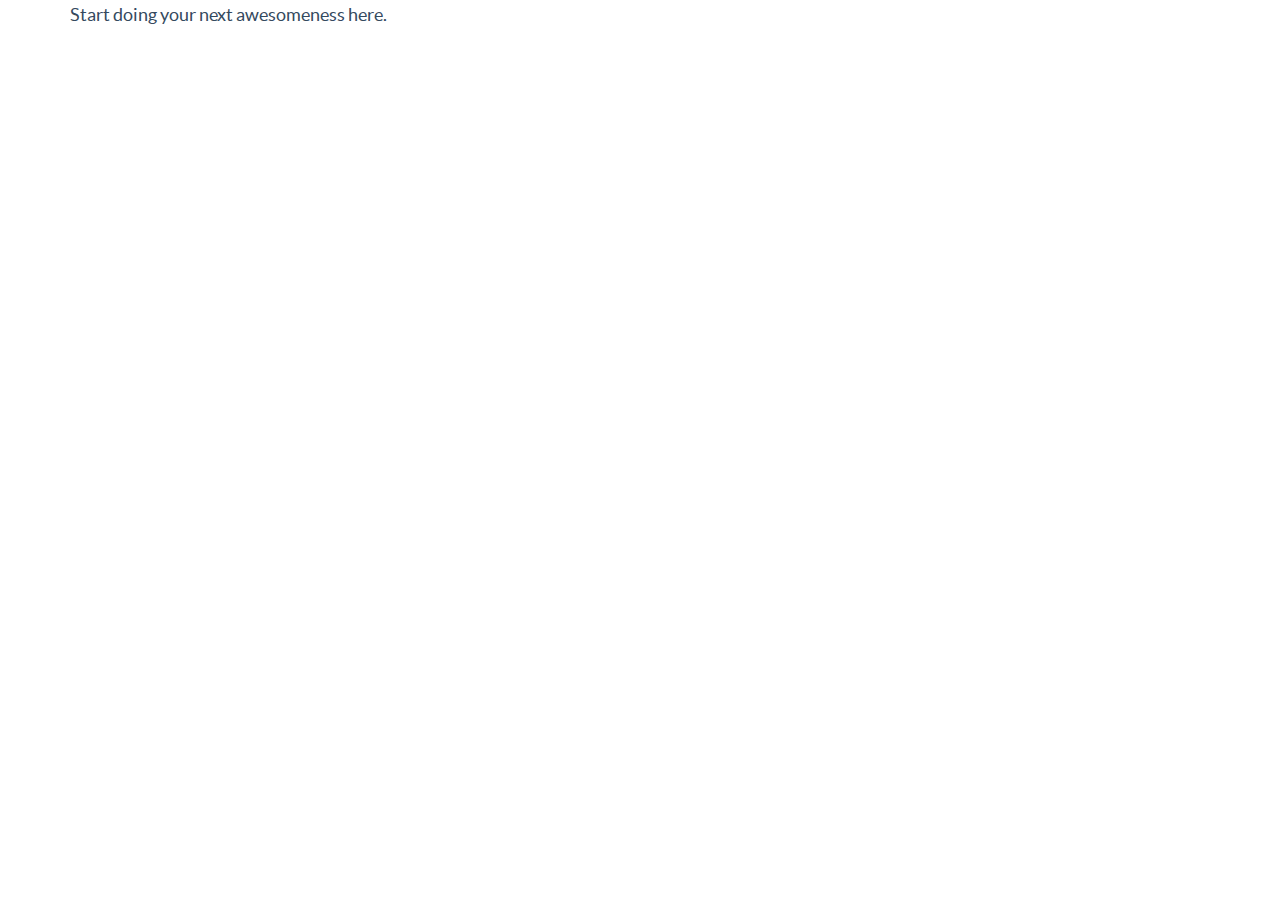
<file: flat-ui/template.html>
<!DOCTYPE html>
<html lang="en">
  <head>
    <meta charset="utf-8">
    <title>Flat UI Free</title>
    <meta name="viewport" content="width=device-width, initial-scale=1.0">

    <!-- Loading Bootstrap -->
    <link href="bootstrap/css/bootstrap.css" rel="stylesheet">

    <!-- Loading Flat UI -->
    <link href="css/flat-ui.css" rel="stylesheet">

    <link rel="shortcut icon" href="images/favicon.ico">

    <!-- HTML5 shim, for IE6-8 support of HTML5 elements. All other JS at the end of file. -->
    <!--[if lt IE 9]>
      <script src="js/html5shiv.js"></script>
      <script src="js/respond.min.js"></script>
    <![endif]-->
  </head>
  <body>
    <div class="container">
        Start doing your next awesomeness here.
    </div>
    <!-- /.container -->


    <!-- Load JS here for greater good =============================-->
    <script src="js/jquery-1.8.3.min.js"></script>
    <script src="js/jquery-ui-1.10.3.custom.min.js"></script>
    <script src="js/jquery.ui.touch-punch.min.js"></script>
    <script src="js/bootstrap.min.js"></script>
    <script src="js/bootstrap-select.js"></script>
    <script src="js/bootstrap-switch.js"></script>
    <script src="js/flatui-checkbox.js"></script>
    <script src="js/flatui-radio.js"></script>
    <script src="js/jquery.tagsinput.js"></script>
    <script src="js/jquery.placeholder.js"></script>
  </body>
</html>
</file>
<file: flat-ui/bootstrap/css/prettify.css>
.com { color: #93a1a1; }
.lit { color: #195f91; }
.pun, .opn, .clo { color: #93a1a1; }
.fun { color: #dc322f; }
.str, .atv { color: #D14; }
.kwd, .prettyprint .tag { color: #1e347b; }
.typ, .atn, .dec, .var { color: teal; }
.pln { color: #48484c; }

.prettyprint {
  padding: 8px;
  background-color: #f7f7f9;
  border: 1px solid #e1e1e8;
}
.prettyprint.linenums {
  -webkit-box-shadow: inset 40px 0 0 #fbfbfc, inset 41px 0 0 #ececf0;
     -moz-box-shadow: inset 40px 0 0 #fbfbfc, inset 41px 0 0 #ececf0;
          box-shadow: inset 40px 0 0 #fbfbfc, inset 41px 0 0 #ececf0;
}

/* Specify class=linenums on a pre to get line numbering */
ol.linenums {
  margin: 0 0 0 33px; /* IE indents via margin-left */
}
ol.linenums li {
  padding-left: 12px;
  color: #bebec5;
  line-height: 20px;
  text-shadow: 0 1px 0 #fff;
}
</file>
<file: flat-ui/css/flat-ui.css>
@font-face {
  font-family: 'Lato';
  src: url('../fonts/lato/lato-black.eot');
  src: url('../fonts/lato/lato-black.eot?#iefix') format('embedded-opentype'), url('../fonts/lato/lato-black.woff') format('woff'), url('../fonts/lato/lato-black.ttf') format('truetype'), url('../fonts/lato/lato-black.svg#latoblack') format('svg');
  font-weight: 900;
  font-style: normal;
}
@font-face {
  font-family: 'Lato';
  src: url('../fonts/lato/lato-bold.eot');
  src: url('../fonts/lato/lato-bold.eot?#iefix') format('embedded-opentype'), url('../fonts/lato/lato-bold.woff') format('woff'), url('../fonts/lato/lato-bold.ttf') format('truetype'), url('../fonts/lato/lato-bold.svg#latobold') format('svg');
  font-weight: bold;
  font-style: normal;
}
@font-face {
  font-family: 'Lato';
  src: url('../fonts/lato/lato-bolditalic.eot');
  src: url('../fonts/lato/lato-bolditalic.eot?#iefix') format('embedded-opentype'), url('../fonts/lato/lato-bolditalic.woff') format('woff'), url('../fonts/lato/lato-bolditalic.ttf') format('truetype'), url('../fonts/lato/lato-bolditalic.svg#latobold-italic') format('svg');
  font-weight: bold;
  font-style: italic;
}
@font-face {
  font-family: 'Lato';
  src: url('../fonts/lato/lato-italic.eot');
  src: url('../fonts/lato/lato-italic.eot?#iefix') format('embedded-opentype'), url('../fonts/lato/lato-italic.woff') format('woff'), url('../fonts/lato/lato-italic.ttf') format('truetype'), url('../fonts/lato/lato-italic.svg#latoitalic') format('svg');
  font-weight: normal;
  font-style: italic;
}
@font-face {
  font-family: 'Lato';
  src: url('../fonts/lato/lato-light.eot');
  src: url('../fonts/lato/lato-light.eot?#iefix') format('embedded-opentype'), url('../fonts/lato/lato-light.woff') format('woff'), url('../fonts/lato/lato-light.ttf') format('truetype'), url('../fonts/lato/lato-light.svg#latolight') format('svg');
  font-weight: 300;
  font-style: normal;
}
@font-face {
  font-family: 'Lato';
  src: url('../fonts/lato/lato-regular.eot');
  src: url('../fonts/lato/lato-regular.eot?#iefix') format('embedded-opentype'), url('../fonts/lato/lato-regular.woff') format('woff'), url('../fonts/lato/lato-regular.ttf') format('truetype'), url('../fonts/lato/lato-regular.svg#latoregular') format('svg');
  font-weight: normal;
  font-style: normal;
}
@font-face {
  font-family: "Flat-UI-Icons";
  src: url('../fonts/flat-ui-icons-regular.eot');
  src: url('../fonts/flat-ui-icons-regular.eot?#iefix') format('embedded-opentype'), url('../fonts/flat-ui-icons-regular.woff') format('woff'), url('../fonts/flat-ui-icons-regular.ttf') format('truetype'), url('../fonts/flat-ui-icons-regular.svg#flat-ui-icons-regular') format('svg');
  font-weight: normal;
  font-style: normal;
}
/* Use the following CSS code if you want to use data attributes for inserting your icons */
[data-icon]:before {
  font-family: 'Flat-UI-Icons';
  content: attr(data-icon);
  speak: none;
  font-weight: normal;
  font-variant: normal;
  text-transform: none;
  -webkit-font-smoothing: antialiased;
  -moz-osx-font-smoothing: grayscale;
}
/* Use the following CSS code if you want to have a class per icon */
/*
Instead of a list of all class selectors,
you can use the generic selector below, but it's slower:
[class*="fui-"] {
*/
.fui-arrow-right,
.fui-arrow-left,
.fui-cmd,
.fui-check-inverted,
.fui-heart,
.fui-location,
.fui-plus,
.fui-check,
.fui-cross,
.fui-list,
.fui-new,
.fui-video,
.fui-photo,
.fui-volume,
.fui-time,
.fui-eye,
.fui-chat,
.fui-search,
.fui-user,
.fui-mail,
.fui-lock,
.fui-gear,
.fui-radio-unchecked,
.fui-radio-checked,
.fui-checkbox-unchecked,
.fui-checkbox-checked,
.fui-calendar-solid,
.fui-pause,
.fui-play,
.fui-check-inverted-2 {
  display: inline-block;
  font-family: 'Flat-UI-Icons';
  speak: none;
  font-style: normal;
  font-weight: normal;
  font-variant: normal;
  text-transform: none;
  -webkit-font-smoothing: antialiased;
  -moz-osx-font-smoothing: grayscale;
}
.fui-arrow-right:before {
  content: "\e02c";
}
.fui-arrow-left:before {
  content: "\e02d";
}
.fui-cmd:before {
  content: "\e02f";
}
.fui-check-inverted:before {
  content: "\e006";
}
.fui-heart:before {
  content: "\e007";
}
.fui-location:before {
  content: "\e008";
}
.fui-plus:before {
  content: "\e009";
}
.fui-check:before {
  content: "\e00a";
}
.fui-cross:before {
  content: "\e00b";
}
.fui-list:before {
  content: "\e00c";
}
.fui-new:before {
  content: "\e00d";
}
.fui-video:before {
  content: "\e00e";
}
.fui-photo:before {
  content: "\e00f";
}
.fui-volume:before {
  content: "\e010";
}
.fui-time:before {
  content: "\e011";
}
.fui-eye:before {
  content: "\e012";
}
.fui-chat:before {
  content: "\e013";
}
.fui-search:before {
  content: "\e01c";
}
.fui-user:before {
  content: "\e01d";
}
.fui-mail:before {
  content: "\e01e";
}
.fui-lock:before {
  content: "\e01f";
}
.fui-gear:before {
  content: "\e024";
}
.fui-radio-unchecked:before {
  content: "\e02b";
}
.fui-radio-checked:before {
  content: "\e032";
}
.fui-checkbox-unchecked:before {
  content: "\e033";
}
.fui-checkbox-checked:before {
  content: "\e034";
}
.fui-calendar-solid:before {
  content: "\e022";
}
.fui-pause:before {
  content: "\e03b";
}
.fui-play:before {
  content: "\e03c";
}
.fui-check-inverted-2:before {
  content: "\e000";
}
.dropdown-arrow-inverse {
  border-bottom-color: #34495e !important;
  border-top-color: #34495e !important;
}
body {
  font-family: "Lato", Helvetica, Arial, sans-serif;
  font-size: 18px;
  line-height: 1.72222;
  color: #34495e;
  background-color: #ffffff;
}
a {
  color: #16a085;
  text-decoration: none;
  -webkit-transition: 0.25s;
  transition: 0.25s;
}
a:hover,
a:focus {
  color: #1abc9c;
  text-decoration: none;
}
a:focus {
  outline: none;
}
.img-rounded {
  border-radius: 6px;
}
.img-thumbnail {
  padding: 4px;
  line-height: 1.72222;
  background-color: #ffffff;
  border: 2px solid #bdc3c7;
  border-radius: 6px;
  -webkit-transition: all 0.25s ease-in-out;
  transition: all 0.25s ease-in-out;
  display: inline-block;
  max-width: 100%;
  height: auto;
}
.img-comment {
  font-size: 15px;
  line-height: 1.2;
  font-style: italic;
  margin: 24px 0;
}
h1,
h2,
h3,
h4,
h5,
h6,
.h1,
.h2,
.h3,
.h4,
.h5,
.h6 {
  font-family: inherit;
  font-weight: 700;
  line-height: 1.1;
  color: inherit;
}
h1 small,
h2 small,
h3 small,
h4 small,
h5 small,
h6 small,
.h1 small,
.h2 small,
.h3 small,
.h4 small,
.h5 small,
.h6 small {
  color: #e7e9ec;
}
h1,
h2,
h3 {
  margin-top: 30px;
  margin-bottom: 15px;
}
h4,
h5,
h6 {
  margin-top: 15px;
  margin-bottom: 15px;
}
h6 {
  font-weight: normal;
}
h1,
.h1 {
  font-size: 61px;
}
h2,
.h2 {
  font-size: 53px;
}
h3,
.h3 {
  font-size: 40px;
}
h4,
.h4 {
  font-size: 29px;
}
h5,
.h5 {
  font-size: 28px;
}
h6,
.h6 {
  font-size: 24px;
}
p {
  font-size: 18px;
  line-height: 1.72222;
  margin: 0 0 15px;
}
.lead {
  margin-bottom: 30px;
  font-size: 28px;
  line-height: 1.46428571;
  font-weight: 300;
}
@media (min-width: 768px) {
  .lead {
    font-size: 30.006px;
  }
}
small,
.small {
  font-size: 83%;
  line-height: 2.067;
}
.text-muted {
  color: #bdc3c7;
}
.text-inverse {
  color: #ffffff;
}
.text-primary {
  color: #1abc9c;
}
a.text-primary:hover {
  color: #15967d;
}
.text-warning {
  color: #f1c40f;
}
a.text-warning:hover {
  color: #c19d0c;
}
.text-danger {
  color: #e74c3c;
}
a.text-danger:hover {
  color: #b93d30;
}
.text-success {
  color: #2ecc71;
}
a.text-success:hover {
  color: #25a35a;
}
.text-info {
  color: #3498db;
}
a.text-info:hover {
  color: #2a7aaf;
}
.bg-primary {
  color: #ffffff;
  background-color: #34495e;
}
a.bg-primary:hover {
  background-color: #222f3d;
}
.bg-success {
  background-color: #dff0d8;
}
a.bg-success:hover {
  background-color: #c1e2b3;
}
.bg-info {
  background-color: #d9edf7;
}
a.bg-info:hover {
  background-color: #afd9ee;
}
.bg-warning {
  background-color: #fcf8e3;
}
a.bg-warning:hover {
  background-color: #f7ecb5;
}
.bg-danger {
  background-color: #f2dede;
}
a.bg-danger:hover {
  background-color: #e4b9b9;
}
.page-header {
  padding-bottom: 14px;
  margin: 60px 0 30px;
  border-bottom: 1px solid #e7e9ec;
}
ul,
ol {
  margin-bottom: 15px;
}
dl {
  margin-bottom: 30px;
}
dt,
dd {
  line-height: 1.72222;
}
@media (min-width: 768px) {
  .dl-horizontal dt {
    width: 160px;
  }
  .dl-horizontal dd {
    margin-left: 180px;
  }
}
abbr[title],
abbr[data-original-title] {
  border-bottom: 1px dotted #bdc3c7;
}
blockquote {
  border-left: 3px solid #e7e9ec;
  padding: 0 0 0 16px;
  margin: 0 0 30px;
}
blockquote p {
  font-size: 20px;
  line-height: 1.55;
  font-weight: normal;
  margin-bottom: .4em;
}
blockquote small,
blockquote .small {
  font-size: 18px;
  line-height: 1.72222;
  font-style: italic;
  color: inherit;
}
blockquote small:before,
blockquote .small:before {
  content: "";
}
blockquote.pull-right {
  padding-right: 16px;
  padding-left: 0;
  border-right: 3px solid #e7e9ec;
  border-left: 0;
}
blockquote.pull-right small:after {
  content: "";
}
address {
  margin-bottom: 30px;
  line-height: 1.72222;
}
code,
kbd,
pre,
samp {
  font-family: Monaco, Menlo, Consolas, "Courier New", monospace;
}
code {
  padding: 2px 6px;
  font-size: 85%;
  color: #c7254e;
  background-color: #f9f2f4;
  border-radius: 4px;
}
kbd {
  padding: 2px 6px;
  font-size: 85%;
  color: #ffffff;
  background-color: #34495e;
  border-radius: 4px;
  box-shadow: none;
}
pre {
  padding: 8px;
  margin: 0 0 15px;
  font-size: 13px;
  line-height: 1.72222;
  color: inherit;
  background-color: #ffffff;
  border: 2px solid #e7e9ec;
  border-radius: 6px;
  white-space: pre;
}
.pre-scrollable {
  max-height: 340px;
}
.thumbnail {
  display: block;
  padding: 4px;
  margin-bottom: 5px;
  line-height: 1.72222;
  background-color: #ffffff;
  border: 2px solid #bdc3c7;
  border-radius: 6px;
  -webkit-transition: all 0.25s ease-in-out;
  transition: all 0.25s ease-in-out;
}
.thumbnail > img,
.thumbnail a > img {
  display: block;
  max-width: 100%;
  height: auto;
  margin-left: auto;
  margin-right: auto;
}
a.thumbnail:hover,
a.thumbnail:focus,
a.thumbnail.active {
  border-color: #16a085;
}
.thumbnail .caption {
  padding: 9px;
  color: #34495e;
}
.btn {
  border: none;
  font-size: 15px;
  font-weight: normal;
  line-height: 1.4;
  border-radius: 4px;
  padding: 10px 15px;
  -webkit-font-smoothing: subpixel-antialiased;
  -webkit-transition: border .25s linear, color .25s linear, background-color .25s linear;
  transition: border .25s linear, color .25s linear, background-color .25s linear;
}
.btn:hover,
.btn:focus {
  outline: none;
  color: #ffffff;
}
.btn:active,
.btn.active {
  outline: none;
  -webkit-box-shadow: none;
  box-shadow: none;
}
.btn.disabled,
.btn[disabled],
fieldset[disabled] .btn {
  background-color: #bdc3c7;
  color: rgba(255, 255, 255, 0.75);
  opacity: 0.7;
  filter: alpha(opacity=70);
}
.btn > [class^="fui-"] {
  margin: 0 1px;
  position: relative;
  line-height: 1;
  top: 1px;
}
.btn-xs.btn > [class^="fui-"] {
  font-size: 11px;
  top: 0;
}
.btn-hg.btn > [class^="fui-"] {
  top: 2px;
}
.btn-default {
  color: #ffffff;
  background-color: #bdc3c7;
}
.btn-default:hover,
.btn-default:focus,
.btn-default:active,
.btn-default.active,
.open .dropdown-toggle.btn-default {
  color: #ffffff;
  background-color: #cacfd2;
  border-color: #cacfd2;
}
.btn-default:active,
.btn-default.active,
.open .dropdown-toggle.btn-default {
  background: #a1a6a9;
  border-color: #a1a6a9;
}
.btn-default.disabled,
.btn-default[disabled],
fieldset[disabled] .btn-default,
.btn-default.disabled:hover,
.btn-default[disabled]:hover,
fieldset[disabled] .btn-default:hover,
.btn-default.disabled:focus,
.btn-default[disabled]:focus,
fieldset[disabled] .btn-default:focus,
.btn-default.disabled:active,
.btn-default[disabled]:active,
fieldset[disabled] .btn-default:active,
.btn-default.disabled.active,
.btn-default[disabled].active,
fieldset[disabled] .btn-default.active {
  background-color: #bdc3c7;
  border-color: #bdc3c7;
}
.btn-primary {
  color: #ffffff;
  background-color: #1abc9c;
}
.btn-primary:hover,
.btn-primary:focus,
.btn-primary:active,
.btn-primary.active,
.open .dropdown-toggle.btn-primary {
  color: #ffffff;
  background-color: #48c9b0;
  border-color: #48c9b0;
}
.btn-primary:active,
.btn-primary.active,
.open .dropdown-toggle.btn-primary {
  background: #16a085;
  border-color: #16a085;
}
.btn-primary.disabled,
.btn-primary[disabled],
fieldset[disabled] .btn-primary,
.btn-primary.disabled:hover,
.btn-primary[disabled]:hover,
fieldset[disabled] .btn-primary:hover,
.btn-primary.disabled:focus,
.btn-primary[disabled]:focus,
fieldset[disabled] .btn-primary:focus,
.btn-primary.disabled:active,
.btn-primary[disabled]:active,
fieldset[disabled] .btn-primary:active,
.btn-primary.disabled.active,
.btn-primary[disabled].active,
fieldset[disabled] .btn-primary.active {
  background-color: #1abc9c;
  border-color: #1abc9c;
}
.btn-info {
  color: #ffffff;
  background-color: #3498db;
}
.btn-info:hover,
.btn-info:focus,
.btn-info:active,
.btn-info.active,
.open .dropdown-toggle.btn-info {
  color: #ffffff;
  background-color: #5dade2;
  border-color: #5dade2;
}
.btn-info:active,
.btn-info.active,
.open .dropdown-toggle.btn-info {
  background: #2c81ba;
  border-color: #2c81ba;
}
.btn-info.disabled,
.btn-info[disabled],
fieldset[disabled] .btn-info,
.btn-info.disabled:hover,
.btn-info[disabled]:hover,
fieldset[disabled] .btn-info:hover,
.btn-info.disabled:focus,
.btn-info[disabled]:focus,
fieldset[disabled] .btn-info:focus,
.btn-info.disabled:active,
.btn-info[disabled]:active,
fieldset[disabled] .btn-info:active,
.btn-info.disabled.active,
.btn-info[disabled].active,
fieldset[disabled] .btn-info.active {
  background-color: #3498db;
  border-color: #3498db;
}
.btn-danger {
  color: #ffffff;
  background-color: #e74c3c;
}
.btn-danger:hover,
.btn-danger:focus,
.btn-danger:active,
.btn-danger.active,
.open .dropdown-toggle.btn-danger {
  color: #ffffff;
  background-color: #ec7063;
  border-color: #ec7063;
}
.btn-danger:active,
.btn-danger.active,
.open .dropdown-toggle.btn-danger {
  background: #c44133;
  border-color: #c44133;
}
.btn-danger.disabled,
.btn-danger[disabled],
fieldset[disabled] .btn-danger,
.btn-danger.disabled:hover,
.btn-danger[disabled]:hover,
fieldset[disabled] .btn-danger:hover,
.btn-danger.disabled:focus,
.btn-danger[disabled]:focus,
fieldset[disabled] .btn-danger:focus,
.btn-danger.disabled:active,
.btn-danger[disabled]:active,
fieldset[disabled] .btn-danger:active,
.btn-danger.disabled.active,
.btn-danger[disabled].active,
fieldset[disabled] .btn-danger.active {
  background-color: #e74c3c;
  border-color: #e74c3c;
}
.btn-success {
  color: #ffffff;
  background-color: #2ecc71;
}
.btn-success:hover,
.btn-success:focus,
.btn-success:active,
.btn-success.active,
.open .dropdown-toggle.btn-success {
  color: #ffffff;
  background-color: #58d68d;
  border-color: #58d68d;
}
.btn-success:active,
.btn-success.active,
.open .dropdown-toggle.btn-success {
  background: #27ad60;
  border-color: #27ad60;
}
.btn-success.disabled,
.btn-success[disabled],
fieldset[disabled] .btn-success,
.btn-success.disabled:hover,
.btn-success[disabled]:hover,
fieldset[disabled] .btn-success:hover,
.btn-success.disabled:focus,
.btn-success[disabled]:focus,
fieldset[disabled] .btn-success:focus,
.btn-success.disabled:active,
.btn-success[disabled]:active,
fieldset[disabled] .btn-success:active,
.btn-success.disabled.active,
.btn-success[disabled].active,
fieldset[disabled] .btn-success.active {
  background-color: #2ecc71;
  border-color: #2ecc71;
}
.btn-warning {
  color: #ffffff;
  background-color: #f1c40f;
}
.btn-warning:hover,
.btn-warning:focus,
.btn-warning:active,
.btn-warning.active,
.open .dropdown-toggle.btn-warning {
  color: #ffffff;
  background-color: #f5d313;
  border-color: #f5d313;
}
.btn-warning:active,
.btn-warning.active,
.open .dropdown-toggle.btn-warning {
  background: #cda70d;
  border-color: #cda70d;
}
.btn-warning.disabled,
.btn-warning[disabled],
fieldset[disabled] .btn-warning,
.btn-warning.disabled:hover,
.btn-warning[disabled]:hover,
fieldset[disabled] .btn-warning:hover,
.btn-warning.disabled:focus,
.btn-warning[disabled]:focus,
fieldset[disabled] .btn-warning:focus,
.btn-warning.disabled:active,
.btn-warning[disabled]:active,
fieldset[disabled] .btn-warning:active,
.btn-warning.disabled.active,
.btn-warning[disabled].active,
fieldset[disabled] .btn-warning.active {
  background-color: #f1c40f;
  border-color: #f1c40f;
}
.btn-inverse {
  color: #ffffff;
  background-color: #34495e;
}
.btn-inverse:hover,
.btn-inverse:focus,
.btn-inverse:active,
.btn-inverse.active,
.open .dropdown-toggle.btn-inverse {
  color: #ffffff;
  background-color: #415b76;
  border-color: #415b76;
}
.btn-inverse:active,
.btn-inverse.active,
.open .dropdown-toggle.btn-inverse {
  background: #2c3e50;
  border-color: #2c3e50;
}
.btn-inverse.disabled,
.btn-inverse[disabled],
fieldset[disabled] .btn-inverse,
.btn-inverse.disabled:hover,
.btn-inverse[disabled]:hover,
fieldset[disabled] .btn-inverse:hover,
.btn-inverse.disabled:focus,
.btn-inverse[disabled]:focus,
fieldset[disabled] .btn-inverse:focus,
.btn-inverse.disabled:active,
.btn-inverse[disabled]:active,
fieldset[disabled] .btn-inverse:active,
.btn-inverse.disabled.active,
.btn-inverse[disabled].active,
fieldset[disabled] .btn-inverse.active {
  background-color: #34495e;
  border-color: #34495e;
}
.btn-embossed {
  -webkit-box-shadow: inset 0 -2px 0 rgba(0, 0, 0, 0.15);
  box-shadow: inset 0 -2px 0 rgba(0, 0, 0, 0.15);
}
.btn-embossed.active,
.btn-embossed:active {
  -webkit-box-shadow: inset 0 2px 0 rgba(0, 0, 0, 0.15);
  box-shadow: inset 0 2px 0 rgba(0, 0, 0, 0.15);
}
.btn-wide {
  min-width: 140px;
  padding-left: 30px;
  padding-right: 30px;
}
.btn-link {
  color: #16a085;
}
.btn-link:hover,
.btn-link:focus {
  color: #1abc9c;
  text-decoration: underline;
  background-color: transparent;
}
.btn-link[disabled]:hover,
fieldset[disabled] .btn-link:hover,
.btn-link[disabled]:focus,
fieldset[disabled] .btn-link:focus {
  color: #bdc3c7;
  text-decoration: none;
}
.btn-hg {
  padding: 13px 20px;
  font-size: 22px;
  line-height: 1.227;
  border-radius: 6px;
}
.btn-lg {
  padding: 10px 19px;
  font-size: 17px;
  line-height: 1.471;
  border-radius: 6px;
}
.btn-sm {
  padding: 9px 13px;
  font-size: 13px;
  line-height: 1.385;
  border-radius: 4px;
}
.btn-xs {
  padding: 6px 9px;
  font-size: 12px;
  line-height: 1.083;
  border-radius: 3px;
}
.btn-tip {
  font-weight: 300;
  padding-left: 10px;
  font-size: 92%;
}
.btn-block {
  white-space: normal;
}
.btn-default .caret {
  border-top-color: #ffffff;
}
.btn-primary .caret,
.btn-success .caret,
.btn-warning .caret,
.btn-danger .caret,
.btn-info .caret {
  border-top-color: #ffffff;
}
.dropup .btn-default .caret {
  border-bottom-color: #ffffff;
}
.dropup .btn-primary .caret,
.dropup .btn-success .caret,
.dropup .btn-warning .caret,
.dropup .btn-danger .caret,
.dropup .btn-info .caret {
  border-bottom-color: #ffffff;
}
.btn-group-xs > .btn {
  padding: 6px 9px;
  font-size: 12px;
  line-height: 1.083;
  border-radius: 3px;
}
.btn-group-sm > .btn {
  padding: 9px 13px;
  font-size: 13px;
  line-height: 1.385;
  border-radius: 4px;
}
.btn-group-lg > .btn {
  padding: 10px 19px;
  font-size: 17px;
  line-height: 1.471;
  border-radius: 6px;
}
.btn-group-gh > .btn {
  padding: 13px 20px;
  font-size: 22px;
  line-height: 1.227;
  border-radius: 6px;
}
.btn-group > .btn + .btn {
  margin-left: 0;
}
.btn-group > .btn + .dropdown-toggle {
  border-left: 2px solid rgba(52, 73, 94, 0.15);
  padding-left: 12px;
  padding-right: 12px;
}
.btn-group > .btn + .dropdown-toggle .caret {
  margin-left: 3px;
  margin-right: 3px;
}
.btn-group > .btn.btn-gh + .dropdown-toggle .caret {
  margin-left: 7px;
  margin-right: 7px;
}
.btn-group > .btn.btn-sm + .dropdown-toggle .caret {
  margin-left: 0;
  margin-right: 0;
}
.dropdown-toggle .caret {
  margin-left: 8px;
}
.btn-group > .btn,
.btn-group > .dropdown-menu,
.btn-group > .popover {
  font-weight: 400;
}
.btn-group:focus .dropdown-toggle {
  outline: none;
  -webkit-transition: 0.25s;
  transition: 0.25s;
}
.btn-group.open .dropdown-toggle {
  color: rgba(255, 255, 255, 0.75);
  -webkit-box-shadow: none;
  box-shadow: none;
}
.btn-toolbar .btn.active {
  color: #ffffff;
}
.btn-toolbar .btn > [class^="fui-"] {
  font-size: 16px;
  margin: 0 1px;
}
.caret {
  border-width: 8px 6px;
  border-bottom-color: #34495e;
  border-top-color: #34495e;
  border-style: solid;
  border-bottom-style: none;
  -webkit-transition: 0.25s;
  transition: 0.25s;
  -webkit-transform: scale(1.001, );
  -ms-transform: scale(1.001, );
  transform: scale(1.001, );
}
.dropup .caret,
.dropup .btn-lg .caret,
.navbar-fixed-bottom .dropdown .caret {
  border-bottom-width: 8px;
}
.btn-lg .caret {
  border-top-width: 8px;
  border-right-width: 6px;
  border-left-width: 6px;
}
.select {
  display: inline-block;
  margin-bottom: 10px;
}
[class*="span"] > .select[class*="span"] {
  margin-left: 0;
}
.select[class*="span"] .btn {
  width: 100%;
}
.select.select-block {
  display: block;
  float: none;
  margin-left: 0;
  width: auto;
}
.select.select-block:before,
.select.select-block:after {
  content: " ";
  /* 1 */

  display: table;
  /* 2 */

}
.select.select-block:after {
  clear: both;
}
.select.select-block .btn {
  width: 100%;
}
.select.select-block .dropdown-menu {
  width: 100%;
}
.select .btn {
  width: 220px;
}
.select .btn.btn-hg .filter-option {
  left: 20px;
  right: 40px;
  top: 13px;
}
.select .btn.btn-hg .caret {
  right: 20px;
}
.select .btn.btn-lg .filter-option {
  left: 18px;
  right: 38px;
}
.select .btn.btn-sm .filter-option {
  left: 13px;
  right: 33px;
}
.select .btn.btn-sm .caret {
  right: 13px;
}
.select .btn.btn-xs .filter-option {
  left: 13px;
  right: 33px;
  top: 5px;
}
.select .btn.btn-xs .caret {
  right: 13px;
}
.select .btn .filter-option {
  height: 26px;
  left: 13px;
  overflow: hidden;
  position: absolute;
  right: 33px;
  text-align: left;
  top: 10px;
}
.select .btn .caret {
  position: absolute;
  right: 16px;
  top: 50%;
  margin-top: -3px;
}
.select .btn .dropdown-toggle {
  border-radius: 6px;
}
.select .btn .dropdown-menu {
  min-width: 100%;
}
.select .btn .dropdown-menu dt {
  cursor: default;
  display: block;
  padding: 3px 20px;
}
.select .btn .dropdown-menu li:not(.disabled) > a:hover small {
  color: rgba(255, 255, 255, 0.004);
}
.select .btn .dropdown-menu li > a {
  min-height: 20px;
}
.select .btn .dropdown-menu li > a.opt {
  padding-left: 35px;
}
.select .btn .dropdown-menu li small {
  padding-left: .5em;
}
.select .btn .dropdown-menu li > dt small {
  font-weight: normal;
}
.select .btn > .disabled,
.select .btn .dropdown-menu li.disabled > a {
  cursor: default;
}
.select .caret {
  border-bottom-color: #ffffff;
  border-top-color: #ffffff;
}
legend {
  display: block;
  width: 100%;
  padding: 0;
  margin-bottom: 15px;
  font-size: 24px;
  line-height: inherit;
  color: inherit;
  border-bottom: none;
}
textarea {
  font-size: 20px;
  line-height: 24px;
  padding: 5px 11px;
}
input[type="search"] {
  -webkit-appearance: none !important;
}
label {
  font-weight: normal;
  font-size: 15px;
  line-height: 2.4;
}
.form-control:-moz-placeholder {
  color: #b2bcc5;
}
.form-control::-moz-placeholder {
  color: #b2bcc5;
  opacity: 1;
}
.form-control:-ms-input-placeholder {
  color: #b2bcc5;
}
.form-control::-webkit-input-placeholder {
  color: #b2bcc5;
}
.form-control.placeholder {
  color: #b2bcc5;
}
.form-control {
  border: 2px solid #bdc3c7;
  color: #34495e;
  font-family: "Lato", Helvetica, Arial, sans-serif;
  font-size: 15px;
  line-height: 1.467;
  padding: 8px 12px;
  height: 42px;
  -webkit-appearance: none;
  border-radius: 6px;
  -webkit-box-shadow: none;
  box-shadow: none;
  -webkit-transition: border .25s linear, color .25s linear, background-color .25s linear;
  transition: border .25s linear, color .25s linear, background-color .25s linear;
}
.form-group.focus .form-control,
.form-control:focus {
  border-color: #1abc9c;
  outline: 0;
  -webkit-box-shadow: none;
  box-shadow: none;
}
.form-control[disabled],
.form-control[readonly],
fieldset[disabled] .form-control {
  background-color: #f4f6f6;
  border-color: #d5dbdb;
  color: #d5dbdb;
  cursor: default;
  opacity: 0.7;
  filter: alpha(opacity=70);
}
.form-control.flat {
  border-color: transparent;
}
.form-control.flat:hover {
  border-color: #bdc3c7;
}
.form-control.flat:focus {
  border-color: #1abc9c;
}
.input-sm {
  height: 35px;
  padding: 6px 10px;
  font-size: 13px;
  line-height: 1.462;
  border-radius: 6px;
}
select.input-sm {
  height: 35px;
  line-height: 35px;
}
textarea.input-sm,
select[multiple].input-sm {
  height: auto;
}
.input-lg {
  height: 45px;
  padding: 10px 15px;
  font-size: 17px;
  line-height: 1.235;
  border-radius: 6px;
}
select.input-lg {
  height: 45px;
  line-height: 45px;
}
textarea.input-lg,
select[multiple].input-lg {
  height: auto;
}
.input-hg {
  height: 53px;
  padding: 10px 16px;
  font-size: 22px;
  line-height: 1.318;
  border-radius: 6px;
}
select.input-hg {
  height: 53px;
  line-height: 53px;
}
textarea.input-hg,
select[multiple].input-hg {
  height: auto;
}
.has-warning .help-block,
.has-warning .control-label,
.has-warning .radio,
.has-warning .checkbox,
.has-warning .radio-inline,
.has-warning .checkbox-inline {
  color: #f1c40f;
}
.has-warning .form-control {
  color: #f1c40f;
  border-color: #f1c40f;
  -webkit-box-shadow: none;
  box-shadow: none;
}
.has-warning .form-control:-moz-placeholder {
  color: #f1c40f;
}
.has-warning .form-control::-moz-placeholder {
  color: #f1c40f;
  opacity: 1;
}
.has-warning .form-control:-ms-input-placeholder {
  color: #f1c40f;
}
.has-warning .form-control::-webkit-input-placeholder {
  color: #f1c40f;
}
.has-warning .form-control.placeholder {
  color: #f1c40f;
}
.has-warning .form-control:focus {
  border-color: #f1c40f;
  -webkit-box-shadow: none;
  box-shadow: none;
}
.has-warning .input-group-addon {
  color: #f1c40f;
  border-color: #f1c40f;
  background-color: #ffffff;
}
.has-error .help-block,
.has-error .control-label,
.has-error .radio,
.has-error .checkbox,
.has-error .radio-inline,
.has-error .checkbox-inline {
  color: #e74c3c;
}
.has-error .form-control {
  color: #e74c3c;
  border-color: #e74c3c;
  -webkit-box-shadow: none;
  box-shadow: none;
}
.has-error .form-control:-moz-placeholder {
  color: #e74c3c;
}
.has-error .form-control::-moz-placeholder {
  color: #e74c3c;
  opacity: 1;
}
.has-error .form-control:-ms-input-placeholder {
  color: #e74c3c;
}
.has-error .form-control::-webkit-input-placeholder {
  color: #e74c3c;
}
.has-error .form-control.placeholder {
  color: #e74c3c;
}
.has-error .form-control:focus {
  border-color: #e74c3c;
  -webkit-box-shadow: none;
  box-shadow: none;
}
.has-error .input-group-addon {
  color: #e74c3c;
  border-color: #e74c3c;
  background-color: #ffffff;
}
.has-success .help-block,
.has-success .control-label,
.has-success .radio,
.has-success .checkbox,
.has-success .radio-inline,
.has-success .checkbox-inline {
  color: #2ecc71;
}
.has-success .form-control {
  color: #2ecc71;
  border-color: #2ecc71;
  -webkit-box-shadow: none;
  box-shadow: none;
}
.has-success .form-control:-moz-placeholder {
  color: #2ecc71;
}
.has-success .form-control::-moz-placeholder {
  color: #2ecc71;
  opacity: 1;
}
.has-success .form-control:-ms-input-placeholder {
  color: #2ecc71;
}
.has-success .form-control::-webkit-input-placeholder {
  color: #2ecc71;
}
.has-success .form-control.placeholder {
  color: #2ecc71;
}
.has-success .form-control:focus {
  border-color: #2ecc71;
  -webkit-box-shadow: none;
  box-shadow: none;
}
.has-success .input-group-addon {
  color: #2ecc71;
  border-color: #2ecc71;
  background-color: #ffffff;
}
.help-block {
  font-size: 15px;
  margin-bottom: 5px;
  color: inherit;
}
.form-group {
  position: relative;
  margin-bottom: 20px;
}
.form-horizontal .control-label,
.form-horizontal .radio,
.form-horizontal .checkbox,
.form-horizontal .radio-inline,
.form-horizontal .checkbox-inline {
  margin-top: 0;
  margin-bottom: 0;
  padding-top: 6px;
}
.form-horizontal .form-group {
  margin-left: -15px;
  margin-right: -15px;
}
.form-horizontal .form-group:before,
.form-horizontal .form-group:after {
  content: " ";
  /* 1 */

  display: table;
  /* 2 */

}
.form-horizontal .form-group:after {
  clear: both;
}
.form-horizontal .form-control-static {
  padding-top: 6px;
}
.form-group {
  position: relative;
}
.form-control + .input-icon {
  position: absolute;
  top: 2px;
  right: 2px;
  line-height: 37px;
  vertical-align: middle;
  font-size: 20px;
  color: #b2bcc5;
  background-color: #ffffff;
  padding: 0 12px 0 0;
  border-radius: 6px;
}
.input-hg + .input-icon {
  line-height: 49px;
  padding: 0 16px 0 0;
}
.input-lg + .input-icon {
  line-height: 41px;
  padding: 0 15px 0 0;
}
.input-sm + .input-icon {
  font-size: 18px;
  line-height: 30px;
  padding: 0 10px 0 0;
}
.has-success .input-icon {
  color: #2ecc71;
}
.has-warning .input-icon {
  color: #f1c40f;
}
.has-error .input-icon {
  color: #e74c3c;
}
.form-control[disabled] + .input-icon,
.form-control[readonly] + .input-icon,
fieldset[disabled] .form-control + .input-icon,
.form-control.disabled + .input-icon {
  color: #d5dbdb;
  background-color: transparent;
  opacity: 0.7;
  filter: alpha(opacity=70);
}
.input-group-hg > .form-control,
.input-group-hg > .input-group-addon,
.input-group-hg > .input-group-btn > .btn {
  height: 53px;
  padding: 10px 16px;
  font-size: 22px;
  line-height: 1.318;
  border-radius: 6px;
}
select.input-group-hg > .form-control,
select.input-group-hg > .input-group-addon,
select.input-group-hg > .input-group-btn > .btn {
  height: 53px;
  line-height: 53px;
}
textarea.input-group-hg > .form-control,
textarea.input-group-hg > .input-group-addon,
textarea.input-group-hg > .input-group-btn > .btn,
select[multiple].input-group-hg > .form-control,
select[multiple].input-group-hg > .input-group-addon,
select[multiple].input-group-hg > .input-group-btn > .btn {
  height: auto;
}
.input-group-lg > .form-control,
.input-group-lg > .input-group-addon,
.input-group-lg > .input-group-btn > .btn {
  height: 45px;
  padding: 10px 15px;
  font-size: 17px;
  line-height: 1.235;
  border-radius: 6px;
}
select.input-group-lg > .form-control,
select.input-group-lg > .input-group-addon,
select.input-group-lg > .input-group-btn > .btn {
  height: 45px;
  line-height: 45px;
}
textarea.input-group-lg > .form-control,
textarea.input-group-lg > .input-group-addon,
textarea.input-group-lg > .input-group-btn > .btn,
select[multiple].input-group-lg > .form-control,
select[multiple].input-group-lg > .input-group-addon,
select[multiple].input-group-lg > .input-group-btn > .btn {
  height: auto;
}
.input-group-sm > .form-control,
.input-group-sm > .input-group-addon,
.input-group-sm > .input-group-btn > .btn {
  height: 35px;
  padding: 6px 10px;
  font-size: 13px;
  line-height: 1.462;
  border-radius: 6px;
}
select.input-group-sm > .form-control,
select.input-group-sm > .input-group-addon,
select.input-group-sm > .input-group-btn > .btn {
  height: 35px;
  line-height: 35px;
}
textarea.input-group-sm > .form-control,
textarea.input-group-sm > .input-group-addon,
textarea.input-group-sm > .input-group-btn > .btn,
select[multiple].input-group-sm > .form-control,
select[multiple].input-group-sm > .input-group-addon,
select[multiple].input-group-sm > .input-group-btn > .btn {
  height: auto;
}
.input-group-addon {
  padding: 10px 12px;
  font-size: 15px;
  color: #ffffff;
  text-align: center;
  background-color: #bdc3c7;
  border: 1px solid #bdc3c7;
  border-radius: 6px;
  -webkit-transition: border .25s linear, color .25s linear, background-color .25s linear;
  transition: border .25s linear, color .25s linear, background-color .25s linear;
}
.input-group-hg .input-group-addon,
.input-group-lg .input-group-addon,
.input-group-sm .input-group-addon {
  line-height: 1;
}
.input-group .form-control:first-child,
.input-group-addon:first-child,
.input-group-btn:first-child > .btn,
.input-group-btn:first-child > .dropdown-toggle,
.input-group-btn:last-child > .btn:not(:last-child):not(.dropdown-toggle) {
  border-bottom-right-radius: 0;
  border-top-right-radius: 0;
}
.input-group .form-control:last-child,
.input-group-addon:last-child,
.input-group-btn:last-child > .btn,
.input-group-btn:last-child > .dropdown-toggle,
.input-group-btn:first-child > .btn:not(:first-child) {
  border-bottom-left-radius: 0;
  border-top-left-radius: 0;
}
.form-group.focus .input-group-addon,
.input-group.focus .input-group-addon {
  background-color: #1abc9c;
  border-color: #1abc9c;
}
.form-group.focus .input-group-btn > .btn-default + .btn-default,
.input-group.focus .input-group-btn > .btn-default + .btn-default {
  border-left-color: #16a085;
}
.form-group.focus .input-group-btn .btn,
.input-group.focus .input-group-btn .btn {
  border-color: #1abc9c;
  background-color: #ffffff;
  color: #1abc9c;
}
.form-group.focus .input-group-btn .btn-default,
.input-group.focus .input-group-btn .btn-default {
  color: #ffffff;
  background-color: #1abc9c;
}
.form-group.focus .input-group-btn .btn-default:hover,
.input-group.focus .input-group-btn .btn-default:hover,
.form-group.focus .input-group-btn .btn-default:focus,
.input-group.focus .input-group-btn .btn-default:focus,
.form-group.focus .input-group-btn .btn-default:active,
.input-group.focus .input-group-btn .btn-default:active,
.form-group.focus .input-group-btn .btn-default.active,
.input-group.focus .input-group-btn .btn-default.active,
.open .dropdown-toggle.form-group.focus .input-group-btn .btn-default,
.open .dropdown-toggle.input-group.focus .input-group-btn .btn-default {
  color: #ffffff;
  background-color: #48c9b0;
  border-color: #48c9b0;
}
.form-group.focus .input-group-btn .btn-default:active,
.input-group.focus .input-group-btn .btn-default:active,
.form-group.focus .input-group-btn .btn-default.active,
.input-group.focus .input-group-btn .btn-default.active,
.open .dropdown-toggle.form-group.focus .input-group-btn .btn-default,
.open .dropdown-toggle.input-group.focus .input-group-btn .btn-default {
  background: #16a085;
  border-color: #16a085;
}
.form-group.focus .input-group-btn .btn-default.disabled,
.input-group.focus .input-group-btn .btn-default.disabled,
.form-group.focus .input-group-btn .btn-default[disabled],
.input-group.focus .input-group-btn .btn-default[disabled],
fieldset[disabled] .form-group.focus .input-group-btn .btn-default,
fieldset[disabled] .input-group.focus .input-group-btn .btn-default,
.form-group.focus .input-group-btn .btn-default.disabled:hover,
.input-group.focus .input-group-btn .btn-default.disabled:hover,
.form-group.focus .input-group-btn .btn-default[disabled]:hover,
.input-group.focus .input-group-btn .btn-default[disabled]:hover,
fieldset[disabled] .form-group.focus .input-group-btn .btn-default:hover,
fieldset[disabled] .input-group.focus .input-group-btn .btn-default:hover,
.form-group.focus .input-group-btn .btn-default.disabled:focus,
.input-group.focus .input-group-btn .btn-default.disabled:focus,
.form-group.focus .input-group-btn .btn-default[disabled]:focus,
.input-group.focus .input-group-btn .btn-default[disabled]:focus,
fieldset[disabled] .form-group.focus .input-group-btn .btn-default:focus,
fieldset[disabled] .input-group.focus .input-group-btn .btn-default:focus,
.form-group.focus .input-group-btn .btn-default.disabled:active,
.input-group.focus .input-group-btn .btn-default.disabled:active,
.form-group.focus .input-group-btn .btn-default[disabled]:active,
.input-group.focus .input-group-btn .btn-default[disabled]:active,
fieldset[disabled] .form-group.focus .input-group-btn .btn-default:active,
fieldset[disabled] .input-group.focus .input-group-btn .btn-default:active,
.form-group.focus .input-group-btn .btn-default.disabled.active,
.input-group.focus .input-group-btn .btn-default.disabled.active,
.form-group.focus .input-group-btn .btn-default[disabled].active,
.input-group.focus .input-group-btn .btn-default[disabled].active,
fieldset[disabled] .form-group.focus .input-group-btn .btn-default.active,
fieldset[disabled] .input-group.focus .input-group-btn .btn-default.active {
  background-color: #1abc9c;
  border-color: #1abc9c;
}
.input-group-btn .btn {
  background-color: #ffffff;
  border: 2px solid #bdc3c7;
  color: #bdc3c7;
  line-height: 18px;
}
.input-group-btn .btn-default {
  color: #ffffff;
  background-color: #bdc3c7;
}
.input-group-btn .btn-default:hover,
.input-group-btn .btn-default:focus,
.input-group-btn .btn-default:active,
.input-group-btn .btn-default.active,
.open .dropdown-toggle.input-group-btn .btn-default {
  color: #ffffff;
  background-color: #cacfd2;
  border-color: #cacfd2;
}
.input-group-btn .btn-default:active,
.input-group-btn .btn-default.active,
.open .dropdown-toggle.input-group-btn .btn-default {
  background: #a1a6a9;
  border-color: #a1a6a9;
}
.input-group-btn .btn-default.disabled,
.input-group-btn .btn-default[disabled],
fieldset[disabled] .input-group-btn .btn-default,
.input-group-btn .btn-default.disabled:hover,
.input-group-btn .btn-default[disabled]:hover,
fieldset[disabled] .input-group-btn .btn-default:hover,
.input-group-btn .btn-default.disabled:focus,
.input-group-btn .btn-default[disabled]:focus,
fieldset[disabled] .input-group-btn .btn-default:focus,
.input-group-btn .btn-default.disabled:active,
.input-group-btn .btn-default[disabled]:active,
fieldset[disabled] .input-group-btn .btn-default:active,
.input-group-btn .btn-default.disabled.active,
.input-group-btn .btn-default[disabled].active,
fieldset[disabled] .input-group-btn .btn-default.active {
  background-color: #bdc3c7;
  border-color: #bdc3c7;
}
.input-group-hg .input-group-btn .btn {
  line-height: 31px;
}
.input-group-lg .input-group-btn .btn {
  line-height: 21px;
}
.input-group-sm .input-group-btn .btn {
  line-height: 19px;
}
.input-group-btn:first-child > .btn {
  border-right-width: 0;
  margin-right: -2px;
}
.input-group-btn:last-child > .btn {
  border-left-width: 0;
  margin-left: -2px;
}
.input-group-btn > .btn-default + .btn-default {
  border-left: 2px solid #bdc3c7;
}
.input-group-btn > .btn:first-child + .btn .caret {
  margin-left: 0;
}
.input-group-rounded .input-group-btn + .form-control,
.input-group-rounded .input-group-btn:last-child .btn {
  border-bottom-right-radius: 20px;
  border-top-right-radius: 20px;
}
.input-group-hg.input-group-rounded .input-group-btn + .form-control,
.input-group-hg.input-group-rounded .input-group-btn:last-child .btn {
  border-bottom-right-radius: 27px;
  border-top-right-radius: 27px;
}
.input-group-lg.input-group-rounded .input-group-btn + .form-control,
.input-group-lg.input-group-rounded .input-group-btn:last-child .btn {
  border-bottom-right-radius: 25px;
  border-top-right-radius: 25px;
}
.input-group-rounded .form-control:first-child,
.input-group-rounded .input-group-btn:first-child .btn {
  border-bottom-left-radius: 20px;
  border-top-left-radius: 20px;
}
.input-group-hg.input-group-rounded .form-control:first-child,
.input-group-hg.input-group-rounded .input-group-btn:first-child .btn {
  border-bottom-left-radius: 27px;
  border-top-left-radius: 27px;
}
.input-group-lg.input-group-rounded .form-control:first-child,
.input-group-lg.input-group-rounded .input-group-btn:first-child .btn {
  border-bottom-left-radius: 25px;
  border-top-left-radius: 25px;
}
.input-group-rounded .input-group-btn + .form-control {
  padding-left: 0;
}
.checkbox,
.radio {
  margin-bottom: 12px;
  padding-left: 32px;
  position: relative;
  -webkit-transition: color 0.25s linear;
  transition: color 0.25s linear;
  font-size: 14px;
  line-height: 1.5;
}
.checkbox input,
.radio input {
  outline: none !important;
  display: none;
}
.checkbox .icons,
.radio .icons {
  color: #bdc3c7;
  display: block;
  height: 20px;
  left: 0;
  position: absolute;
  top: 0;
  width: 20px;
  text-align: center;
  line-height: 21px;
  font-size: 20px;
  cursor: pointer;
  -webkit-transition: color 0.25s linear;
  transition: color 0.25s linear;
}
.checkbox .icons .first-icon,
.radio .icons .first-icon,
.checkbox .icons .second-icon,
.radio .icons .second-icon {
  display: inline-table;
  position: absolute;
  left: 0;
  top: 0;
  background-color: transparent;
  margin: 0;
  opacity: 1;
  filter: alpha(opacity=100);
}
.checkbox .icons .second-icon,
.radio .icons .second-icon {
  opacity: 0;
  filter: alpha(opacity=0);
}
.checkbox:hover,
.radio:hover {
  -webkit-transition: color 0.25s linear;
  transition: color 0.25s linear;
}
.checkbox:hover .first-icon,
.radio:hover .first-icon {
  opacity: 0;
  filter: alpha(opacity=0);
}
.checkbox:hover .second-icon,
.radio:hover .second-icon {
  opacity: 1;
  filter: alpha(opacity=100);
}
.checkbox.checked,
.radio.checked {
  color: #1abc9c;
}
.checkbox.checked .first-icon,
.radio.checked .first-icon {
  opacity: 0;
  filter: alpha(opacity=0);
}
.checkbox.checked .second-icon,
.radio.checked .second-icon {
  opacity: 1;
  filter: alpha(opacity=100);
  color: #1abc9c;
  -webkit-transition: color 0.25s linear;
  transition: color 0.25s linear;
}
.checkbox.disabled,
.radio.disabled {
  cursor: default;
  color: #e6e8ea;
}
.checkbox.disabled .icons,
.radio.disabled .icons {
  color: #e6e8ea;
}
.checkbox.disabled .first-icon,
.radio.disabled .first-icon {
  opacity: 1;
  filter: alpha(opacity=100);
}
.checkbox.disabled .second-icon,
.radio.disabled .second-icon {
  opacity: 0;
  filter: alpha(opacity=0);
}
.checkbox.disabled.checked .icons,
.radio.disabled.checked .icons {
  color: #e6e8ea;
}
.checkbox.disabled.checked .first-icon,
.radio.disabled.checked .first-icon {
  opacity: 0;
  filter: alpha(opacity=0);
}
.checkbox.disabled.checked .second-icon,
.radio.disabled.checked .second-icon {
  opacity: 1;
  filter: alpha(opacity=100);
  color: #e6e8ea;
}
.checkbox.primary .icons,
.radio.primary .icons {
  color: #34495e;
}
.checkbox.primary.checked,
.radio.primary.checked {
  color: #1abc9c;
}
.checkbox.primary.checked .icons,
.radio.primary.checked .icons {
  color: #1abc9c;
}
.checkbox.primary.disabled,
.radio.primary.disabled {
  cursor: default;
  color: #bdc3c7;
}
.checkbox.primary.disabled .icons,
.radio.primary.disabled .icons {
  color: #bdc3c7;
}
.checkbox.primary.disabled.checked .icons,
.radio.primary.disabled.checked .icons {
  color: #bdc3c7;
}
.radio + .radio,
.checkbox + .checkbox {
  margin-top: 10px;
}
.navbar {
  font-size: 16px;
  min-height: 53px;
  margin-bottom: 30px;
  border: none;
  border-radius: 6px;
}
@media (min-width: 768px) {
  .navbar-header {
    float: left;
  }
}
.navbar-collapse {
  box-shadow: none;
  padding-right: 21px;
  padding-left: 21px;
}
@media (min-width: 768px) {
  .navbar-collapse .navbar-nav.navbar-left:first-child {
    margin-left: -21px;
  }
  .navbar-collapse .navbar-nav.navbar-left:first-child > li:first-child a {
    border-bottom-left-radius: 6px;
    border-top-left-radius: 6px;
  }
  .navbar-collapse .navbar-nav.navbar-right:last-child {
    margin-right: -21px;
  }
  .navbar > .container .navbar-collapse .navbar-nav.navbar-right:last-child {
    margin-right: -36px;
  }
  .navbar-collapse .navbar-nav.navbar-right:last-child > .dropdown:last-child > a {
    border-radius: 0 6px 6px 0;
  }
  .navbar-collapse .navbar-form.navbar-right:last-child {
    margin-right: -17px;
  }
  .navbar-fixed-top .navbar-collapse .navbar-form.navbar-right:last-child,
  .navbar-fixed-bottom .navbar-collapse .navbar-form.navbar-right:last-child {
    margin-right: 0;
  }
}
@media (max-width: 767px) {
  .navbar-collapse .navbar-nav.navbar-right:last-child {
    margin-bottom: 3px;
  }
}
.container > .navbar-header,
.container-fluid > .navbar-header,
.container > .navbar-collapse,
.container-fluid > .navbar-collapse {
  margin-right: -21px;
  margin-left: -21px;
}
@media (min-width: 768px) {
  .container > .navbar-header,
  .container-fluid > .navbar-header,
  .container > .navbar-collapse,
  .container-fluid > .navbar-collapse {
    margin-right: 0;
    margin-left: 0;
  }
}
.navbar-static-top {
  z-index: 1000;
  border-width: 0;
  border-radius: 0;
}
.navbar-fixed-top,
.navbar-fixed-bottom {
  z-index: 1030;
  border-radius: 0;
}
.navbar-fixed-top {
  border-width: 0;
}
.navbar-fixed-bottom {
  margin-bottom: 0;
  border-width: 0;
}
.navbar-brand {
  font-size: 24px;
  line-height: 1.042;
  font-weight: 700;
  padding: 14px 21px;
}
.navbar-brand > [class*="fui-"] {
  font-size: 19px;
  line-height: 1.263;
  vertical-align: top;
}
@media (min-width: 768px) {
  .navbar > .container .navbar-brand,
  .navbar > .container-fluid .navbar-brand {
    margin-left: -21px;
  }
}
.navbar-toggle {
  border: none;
  color: #34495e;
  margin: 0 0 0 21px;
  padding: 0 21px;
  height: 53px;
  line-height: 53px;
}
.navbar-toggle:before {
  color: #16a085;
  content: "\e00c";
  font-family: "Flat-UI-Icons";
  font-size: 22px;
  font-style: normal;
  font-weight: normal;
  -webkit-font-smoothing: antialiased;
  -webkit-transition: color 0.25s linear;
  transition: color 0.25s linear;
}
.navbar-toggle:hover,
.navbar-toggle:focus {
  outline: none;
}
.navbar-toggle:hover:before,
.navbar-toggle:focus:before {
  color: #1abc9c;
}
.navbar-toggle .icon-bar {
  display: none;
}
@media (min-width: 768px) {
  .navbar-toggle {
    display: none;
  }
}
.navbar-nav {
  margin: 0;
}
.navbar-nav > li > a {
  font-size: 16px;
  padding: 15px 21px;
  line-height: 23px;
  font-weight: 700;
}
.navbar-nav .dropdown-toggle .caret {
  border-top-color: #16a085;
  border-bottom-color: #16a085;
  border-width: 8px 6px 0;
  margin-left: 12px;
}
.navbar-nav > li > a:hover,
.navbar-nav > li > a:focus,
.navbar-nav .open > a:focus,
.navbar-nav .open > a:hover {
  background-color: transparent;
}
.navbar-nav > li > a:hover .caret,
.navbar-nav > li > a:focus .caret,
.navbar-nav .open > a:focus .caret,
.navbar-nav .open > a:hover .caret {
  border-top-color: #1abc9c;
  border-bottom-color: #1abc9c;
}
.navbar-nav [class^="fui-"] {
  line-height: 20px;
  position: relative;
  top: 1px;
}
.navbar-nav .visible-sm > [class^="fui-"],
.navbar-nav .visible-xs > [class^="fui-"] {
  margin-left: 12px;
}
@media (max-width: 767px) {
  .navbar-nav {
    margin: 0 -21px;
  }
  .navbar-nav .open .dropdown-menu > li > a,
  .navbar-nav .open .dropdown-menu .dropdown-header {
    padding: 7px 15px 7px 31px !important;
  }
  .navbar-nav .open .dropdown-menu > li > a {
    line-height: 23px;
  }
  .navbar-nav > li > a {
    padding-top: 7px;
    padding-bottom: 7px;
  }
}
.navbar-input {
  height: 35px;
  padding: 5px 10px;
  font-size: 13px;
  line-height: 1.4;
  border-radius: 6px;
}
select.navbar-input {
  height: 35px;
  line-height: 35px;
}
textarea.navbar-input,
select[multiple].navbar-input {
  height: auto;
}
.navbar-form {
  -webkit-box-shadow: none;
  box-shadow: none;
  margin-top: 0;
  margin-bottom: 0;
  padding-right: 19px;
  padding-left: 19px;
  padding-top: 9px;
  padding-bottom: 9px;
}
@media (max-width: 767px) {
  .navbar-form .form-group {
    margin-bottom: 5px;
  }
}
@media (max-width: 767px) {
  .navbar-form {
    margin: 3px -21px;
    width: auto;
  }
}
@media (min-width: 768px) {
  .navbar-nav + .navbar-form.navbar-left,
  .navbar-form.navbar-right:last-child {
    width: 260px;
  }
}
.navbar-form .form-control,
.navbar-form .input-group-addon,
.navbar-form .btn {
  height: 35px;
  padding: 5px 10px;
  font-size: 13px;
  line-height: 1.4;
  border-radius: 6px;
}
select.navbar-form .form-control,
select.navbar-form .input-group-addon,
select.navbar-form .btn {
  height: 35px;
  line-height: 35px;
}
textarea.navbar-form .form-control,
textarea.navbar-form .input-group-addon,
textarea.navbar-form .btn,
select[multiple].navbar-form .form-control,
select[multiple].navbar-form .input-group-addon,
select[multiple].navbar-form .btn {
  height: auto;
}
.navbar-form .input-group .form-control:first-child,
.navbar-form .input-group-addon:first-child,
.navbar-form .input-group-btn:first-child > .btn,
.navbar-form .input-group-btn:first-child > .dropdown-toggle,
.navbar-form .input-group-btn:last-child > .btn:not(:last-child):not(.dropdown-toggle) {
  border-bottom-right-radius: 0;
  border-top-right-radius: 0;
}
.navbar-form .input-group .form-control:last-child,
.navbar-form .input-group-addon:last-child,
.navbar-form .input-group-btn:last-child > .btn,
.navbar-form .input-group-btn:last-child > .dropdown-toggle,
.navbar-form .input-group-btn:first-child > .btn:not(:first-child) {
  border-bottom-left-radius: 0;
  border-top-left-radius: 0;
}
.navbar-form .form-control {
  font-size: 15px;
  border-radius: 5px;
  display: table-cell;
}
.navbar-form .form-group + .btn {
  font-size: 15px;
  border-radius: 5px;
  margin-left: 4px;
}
@media (max-width: 767px) {
  .navbar-form .form-group {
    margin-bottom: 0;
  }
  .navbar-form .form-group + .btn {
    margin-top: 9px;
    margin-left: 0;
  }
}
.navbar-nav > li > .dropdown-menu {
  min-width: 100%;
  border-radius: 4px;
}
@media (max-width: 767px) {
  .navbar-nav > li > .dropdown-menu {
    -webkit-transition: all 0s;
    transition: all 0s;
    display: none;
  }
}
@media (max-width: 767px) {
  .navbar-nav > li.open > .dropdown-menu {
    margin-top: 0 !important;
    display: block;
  }
}
.navbar-fixed-bottom .navbar-nav > li > .dropdown-menu {
  border-bottom-right-radius: 4px;
  border-bottom-left-radius: 4px;
}
.navbar-nav > .open > .dropdown-toggle,
.navbar-nav > .open > .dropdown-toggle:focus,
.navbar-nav > .open > .dropdown-toggle:hover {
  background-color: transparent;
}
.navbar-text {
  font-size: 16px;
  line-height: 1.438;
  color: #34495e;
  margin-top: 0;
  margin-bottom: 0;
  padding-top: 15px;
  padding-bottom: 15px;
}
@media (min-width: 768px) {
  .navbar-text {
    margin-left: 21px;
    margin-right: 21px;
  }
  .navbar-text.navbar-right:last-child {
    margin-right: 0;
  }
}
.navbar-btn {
  margin-top: 6px;
  margin-bottom: 6px;
}
.navbar-btn.btn-sm {
  margin-top: 9px;
  margin-bottom: 8px;
}
.navbar-btn.btn-xs {
  margin-top: 14px;
  margin-bottom: 14px;
}
.navbar-unread,
.navbar-new {
  font-family: "Lato", Helvetica, Arial, sans-serif;
  background-color: #1abc9c;
  border-radius: 50%;
  color: #ffffff;
  font-size: 0;
  font-weight: 700;
  height: 6px;
  line-height: 1;
  position: absolute;
  right: 12px;
  text-align: center;
  top: 35%;
  width: 6px;
  z-index: 10;
}
@media (max-width: 768px) {
  .navbar-unread,
  .navbar-new {
    position: static;
    float: right;
    margin: 0 0 0 10px;
  }
}
.active .navbar-unread,
.active .navbar-new {
  background-color: #ffffff;
  display: none;
}
.navbar-new {
  background-color: #e74c3c;
  font-size: 12px;
  height: 18px;
  line-height: 17px;
  margin: -6px -10px;
  min-width: 18px;
  padding: 0 1px;
  width: auto;
  -webkit-font-smoothing: subpixel-antialiased;
}
.navbar-default {
  background-color: #ecf0f1;
}
.navbar-default .navbar-brand {
  color: #34495e;
}
.navbar-default .navbar-brand:hover,
.navbar-default .navbar-brand:focus {
  color: #1abc9c;
  background-color: transparent;
}
.navbar-default .navbar-toggle:before {
  color: #34495e;
}
.navbar-default .navbar-toggle:hover,
.navbar-default .navbar-toggle:focus {
  background-color: transparent;
}
.navbar-default .navbar-toggle:hover:before,
.navbar-default .navbar-toggle:focus:before {
  color: #1abc9c;
}
.navbar-default .navbar-collapse,
.navbar-default .navbar-form {
  border-color: #e5e9ea;
  border-width: 2px;
}
.navbar-default .navbar-nav > li > a {
  color: #34495e;
}
.navbar-default .navbar-nav > li > a:hover,
.navbar-default .navbar-nav > li > a:focus {
  color: #1abc9c;
  background-color: transparent;
}
.navbar-default .navbar-nav > .active > a,
.navbar-default .navbar-nav > .active > a:hover,
.navbar-default .navbar-nav > .active > a:focus {
  color: #1abc9c;
  background-color: transparent;
}
.navbar-default .navbar-nav > .disabled > a,
.navbar-default .navbar-nav > .disabled > a:hover,
.navbar-default .navbar-nav > .disabled > a:focus {
  color: #cccccc;
  background-color: transparent;
}
.navbar-default .navbar-nav > .dropdown > a .caret {
  border-top-color: #34495e;
  border-bottom-color: #34495e;
}
.navbar-default .navbar-nav > .active > a .caret {
  border-top-color: #1abc9c;
  border-bottom-color: #1abc9c;
}
.navbar-default .navbar-nav > .dropdown > a:hover .caret,
.navbar-default .navbar-nav > .dropdown > a:focus .caret {
  border-top-color: #1abc9c;
  border-bottom-color: #1abc9c;
}
.navbar-default .navbar-nav > .open > a,
.navbar-default .navbar-nav > .open > a:hover,
.navbar-default .navbar-nav > .open > a:focus {
  background-color: transparent;
  color: #1abc9c;
}
.navbar-default .navbar-nav > .open > a .caret,
.navbar-default .navbar-nav > .open > a:hover .caret,
.navbar-default .navbar-nav > .open > a:focus .caret {
  border-top-color: #1abc9c;
  border-bottom-color: #1abc9c;
}
@media (max-width: 767px) {
  .navbar-default .navbar-nav .open .dropdown-menu > li > a {
    color: #34495e;
  }
  .navbar-default .navbar-nav .open .dropdown-menu > li > a:hover,
  .navbar-default .navbar-nav .open .dropdown-menu > li > a:focus {
    color: #1abc9c;
    background-color: transparent;
  }
  .navbar-default .navbar-nav .open .dropdown-menu > .active > a,
  .navbar-default .navbar-nav .open .dropdown-menu > .active > a:hover,
  .navbar-default .navbar-nav .open .dropdown-menu > .active > a:focus {
    color: #1abc9c;
    background-color: transparent;
  }
  .navbar-default .navbar-nav .open .dropdown-menu > .disabled > a,
  .navbar-default .navbar-nav .open .dropdown-menu > .disabled > a:hover,
  .navbar-default .navbar-nav .open .dropdown-menu > .disabled > a:focus {
    color: #cccccc;
    background-color: transparent;
  }
}
.navbar-default .navbar-form .form-control {
  border-color: transparent;
}
.navbar-default .navbar-form .form-control:-moz-placeholder {
  color: #aeb6bf;
}
.navbar-default .navbar-form .form-control::-moz-placeholder {
  color: #aeb6bf;
  opacity: 1;
}
.navbar-default .navbar-form .form-control:-ms-input-placeholder {
  color: #aeb6bf;
}
.navbar-default .navbar-form .form-control::-webkit-input-placeholder {
  color: #aeb6bf;
}
.navbar-default .navbar-form .form-control.placeholder {
  color: #aeb6bf;
}
.navbar-default .navbar-form .form-control:focus {
  border-color: #1abc9c;
  color: #1abc9c;
}
.navbar-default .navbar-form .input-group-btn .btn {
  border-color: transparent;
  color: #919ba4;
}
.navbar-default .navbar-form .input-group.focus .form-control,
.navbar-default .navbar-form .input-group.focus .input-group-btn .btn {
  border-color: #1abc9c;
  color: #1abc9c;
}
.navbar-default .navbar-text {
  color: #34495e;
}
.navbar-default .navbar-text a {
  color: #34495e;
}
.navbar-default .navbar-text a:hover,
.navbar-default .navbar-text a:focus {
  color: #1abc9c;
}
.navbar-inverse {
  background-color: #34495e;
}
.navbar-inverse .navbar-brand {
  color: #ffffff;
}
.navbar-inverse .navbar-brand:hover,
.navbar-inverse .navbar-brand:focus {
  color: #1abc9c;
  background-color: transparent;
}
.navbar-inverse .navbar-toggle:before {
  color: #ffffff;
}
.navbar-inverse .navbar-toggle:hover,
.navbar-inverse .navbar-toggle:focus {
  background-color: transparent;
}
.navbar-inverse .navbar-toggle:hover:before,
.navbar-inverse .navbar-toggle:focus:before {
  color: #1abc9c;
}
.navbar-inverse .navbar-collapse {
  border-color: #2f4154;
  border-width: 2px;
}
.navbar-inverse .navbar-nav > li > a {
  color: #ffffff;
}
.navbar-inverse .navbar-nav > li > a:hover,
.navbar-inverse .navbar-nav > li > a:focus {
  color: #1abc9c;
  background-color: transparent;
}
.navbar-inverse .navbar-nav > .active > a,
.navbar-inverse .navbar-nav > .active > a:hover,
.navbar-inverse .navbar-nav > .active > a:focus {
  color: #ffffff;
  background-color: #1abc9c;
}
.navbar-inverse .navbar-nav > .disabled > a,
.navbar-inverse .navbar-nav > .disabled > a:hover,
.navbar-inverse .navbar-nav > .disabled > a:focus {
  color: #444444;
  background-color: transparent;
}
.navbar-inverse .navbar-nav > .dropdown > a:hover .caret,
.navbar-inverse .navbar-nav > .dropdown > a:focus .caret {
  border-top-color: #1abc9c;
  border-bottom-color: #1abc9c;
}
.navbar-inverse .navbar-nav > .open > a,
.navbar-inverse .navbar-nav > .open > a:hover,
.navbar-inverse .navbar-nav > .open > a:focus {
  background-color: #1abc9c;
  color: #ffffff;
  border-left-color: transparent;
}
.navbar-inverse .navbar-nav > .open > a .caret,
.navbar-inverse .navbar-nav > .open > a:hover .caret,
.navbar-inverse .navbar-nav > .open > a:focus .caret {
  border-top-color: #ffffff;
  border-bottom-color: #ffffff;
}
.navbar-inverse .navbar-nav > .dropdown > a .caret {
  border-top-color: #4b6075;
  border-bottom-color: #4b6075;
}
.navbar-inverse .navbar-nav > .open > .dropdown-arrow {
  border-top-color: #34495e;
  border-bottom-color: #34495e;
}
.navbar-inverse .navbar-nav > .open > .dropdown-menu {
  background-color: #34495e;
  padding: 3px 4px;
}
.navbar-inverse .navbar-nav > .open > .dropdown-menu > li > a {
  color: #e1e4e7;
  border-radius: 4px;
  padding: 6px 9px;
}
.navbar-inverse .navbar-nav > .open > .dropdown-menu > li > a:hover,
.navbar-inverse .navbar-nav > .open > .dropdown-menu > li > a:focus {
  color: #ffffff;
  background-color: #1abc9c;
}
.navbar-inverse .navbar-nav > .open > .dropdown-menu > .divider {
  background-color: #2f4154;
  height: 2px;
  margin-left: -4px;
  margin-right: -4px;
}
@media (max-width: 767px) {
  .navbar-inverse .navbar-nav > li > a {
    border-left-width: 0;
  }
  .navbar-inverse .navbar-nav .open .dropdown-menu > li > a {
    color: #ffffff;
  }
  .navbar-inverse .navbar-nav .open .dropdown-menu > li > a:hover,
  .navbar-inverse .navbar-nav .open .dropdown-menu > li > a:focus {
    color: #1abc9c;
    background-color: transparent;
  }
  .navbar-inverse .navbar-nav .open .dropdown-menu > .active > a,
  .navbar-inverse .navbar-nav .open .dropdown-menu > .active > a:hover,
  .navbar-inverse .navbar-nav .open .dropdown-menu > .active > a:focus {
    color: #ffffff;
    background-color: #1abc9c;
  }
  .navbar-inverse .navbar-nav .open .dropdown-menu > .disabled > a,
  .navbar-inverse .navbar-nav .open .dropdown-menu > .disabled > a:hover,
  .navbar-inverse .navbar-nav .open .dropdown-menu > .disabled > a:focus {
    color: #444444;
    background-color: transparent;
  }
  .navbar-inverse .navbar-nav .dropdown-menu .divider {
    background-color: #2f4154;
  }
}
.navbar-inverse .navbar-form .form-control {
  color: #536a81;
  border-color: transparent;
  background-color: #293a4a;
}
.navbar-inverse .navbar-form .form-control:-moz-placeholder {
  color: #536a81;
}
.navbar-inverse .navbar-form .form-control::-moz-placeholder {
  color: #536a81;
  opacity: 1;
}
.navbar-inverse .navbar-form .form-control:-ms-input-placeholder {
  color: #536a81;
}
.navbar-inverse .navbar-form .form-control::-webkit-input-placeholder {
  color: #536a81;
}
.navbar-inverse .navbar-form .form-control.placeholder {
  color: #536a81;
}
.navbar-inverse .navbar-form .form-control:focus {
  border-color: #1abc9c;
  color: #1abc9c;
}
.navbar-inverse .navbar-form .btn {
  color: #ffffff;
  background-color: #1abc9c;
}
.navbar-inverse .navbar-form .btn:hover,
.navbar-inverse .navbar-form .btn:focus,
.navbar-inverse .navbar-form .btn:active,
.navbar-inverse .navbar-form .btn.active,
.open .dropdown-toggle.navbar-inverse .navbar-form .btn {
  color: #ffffff;
  background-color: #48c9b0;
  border-color: #48c9b0;
}
.navbar-inverse .navbar-form .btn:active,
.navbar-inverse .navbar-form .btn.active,
.open .dropdown-toggle.navbar-inverse .navbar-form .btn {
  background: #16a085;
  border-color: #16a085;
}
.navbar-inverse .navbar-form .btn.disabled,
.navbar-inverse .navbar-form .btn[disabled],
fieldset[disabled] .navbar-inverse .navbar-form .btn,
.navbar-inverse .navbar-form .btn.disabled:hover,
.navbar-inverse .navbar-form .btn[disabled]:hover,
fieldset[disabled] .navbar-inverse .navbar-form .btn:hover,
.navbar-inverse .navbar-form .btn.disabled:focus,
.navbar-inverse .navbar-form .btn[disabled]:focus,
fieldset[disabled] .navbar-inverse .navbar-form .btn:focus,
.navbar-inverse .navbar-form .btn.disabled:active,
.navbar-inverse .navbar-form .btn[disabled]:active,
fieldset[disabled] .navbar-inverse .navbar-form .btn:active,
.navbar-inverse .navbar-form .btn.disabled.active,
.navbar-inverse .navbar-form .btn[disabled].active,
fieldset[disabled] .navbar-inverse .navbar-form .btn.active {
  background-color: #1abc9c;
  border-color: #1abc9c;
}
.navbar-inverse .navbar-form .input-group-btn .btn {
  border-color: transparent;
  background-color: #293a4a;
  color: #526a82;
}
.navbar-inverse .navbar-form .input-group.focus .form-control,
.navbar-inverse .navbar-form .input-group.focus .input-group-btn .btn {
  border-color: #1abc9c;
  color: #1abc9c;
}
@media (max-width: 767px) {
  .navbar-inverse .navbar-form {
    border-color: #2f4154;
    border-width: 2px 0;
  }
}
.navbar-inverse .navbar-text {
  color: #ffffff;
}
.navbar-inverse .navbar-text a {
  color: #ffffff;
}
.navbar-inverse .navbar-text a:hover,
.navbar-inverse .navbar-text a:focus {
  color: #1abc9c;
}
.navbar-inverse .navbar-btn {
  color: #ffffff;
  background-color: #1abc9c;
}
.navbar-inverse .navbar-btn:hover,
.navbar-inverse .navbar-btn:focus,
.navbar-inverse .navbar-btn:active,
.navbar-inverse .navbar-btn.active,
.open .dropdown-toggle.navbar-inverse .navbar-btn {
  color: #ffffff;
  background-color: #48c9b0;
  border-color: #48c9b0;
}
.navbar-inverse .navbar-btn:active,
.navbar-inverse .navbar-btn.active,
.open .dropdown-toggle.navbar-inverse .navbar-btn {
  background: #16a085;
  border-color: #16a085;
}
.navbar-inverse .navbar-btn.disabled,
.navbar-inverse .navbar-btn[disabled],
fieldset[disabled] .navbar-inverse .navbar-btn,
.navbar-inverse .navbar-btn.disabled:hover,
.navbar-inverse .navbar-btn[disabled]:hover,
fieldset[disabled] .navbar-inverse .navbar-btn:hover,
.navbar-inverse .navbar-btn.disabled:focus,
.navbar-inverse .navbar-btn[disabled]:focus,
fieldset[disabled] .navbar-inverse .navbar-btn:focus,
.navbar-inverse .navbar-btn.disabled:active,
.navbar-inverse .navbar-btn[disabled]:active,
fieldset[disabled] .navbar-inverse .navbar-btn:active,
.navbar-inverse .navbar-btn.disabled.active,
.navbar-inverse .navbar-btn[disabled].active,
fieldset[disabled] .navbar-inverse .navbar-btn.active {
  background-color: #1abc9c;
  border-color: #1abc9c;
}
@media (min-width: 768px) {
  .navbar-embossed > .navbar-collapse {
    border-radius: 6px;
    -webkit-box-shadow: inset 0 -2px 0 rgba(0, 0, 0, 0.15);
    box-shadow: inset 0 -2px 0 rgba(0, 0, 0, 0.15);
  }
  .navbar-embossed.navbar-inverse .navbar-nav .active > a,
  .navbar-embossed.navbar-inverse .navbar-nav .open > a {
    -webkit-box-shadow: inset 0 -2px 0 rgba(0, 0, 0, 0.15);
    box-shadow: inset 0 -2px 0 rgba(0, 0, 0, 0.15);
  }
}
.navbar-lg {
  min-height: 76px;
}
.navbar-lg .navbar-brand {
  line-height: 1;
  padding-top: 26px;
  padding-bottom: 26px;
}
.navbar-lg .navbar-brand > [class*="fui-"] {
  font-size: 24px;
  line-height: 1;
}
.navbar-lg .navbar-nav > li > a {
  font-size: 15px;
  line-height: 1.6;
}
@media (min-width: 768px) {
  .navbar-lg .navbar-nav > li > a {
    padding-top: 26px;
    padding-bottom: 26px;
  }
}
.navbar-lg .navbar-toggle {
  height: 76px;
  line-height: 76px;
}
.navbar-lg .navbar-form {
  padding-top: 20.5px;
  padding-bottom: 20.5px;
}
.navbar-lg .navbar-text {
  padding-top: 26.5px;
  padding-bottom: 26.5px;
}
.navbar-lg .navbar-btn {
  margin-top: 17.5px;
  margin-bottom: 17.5px;
}
.navbar-lg .navbar-btn.btn-sm {
  margin-top: 20.5px;
  margin-bottom: 20.5px;
}
.navbar-lg .navbar-btn.btn-xs {
  margin-top: 25.5px;
  margin-bottom: 25.5px;
}
.tagsinput {
  background: white;
  border: 2px solid #1abc9c;
  border-radius: 6px;
  height: 100px;
  margin-bottom: 18px;
  padding: 6px 1px 1px 6px;
  overflow-y: auto;
  text-align: left;
}
.tagsinput .tag {
  border-radius: 4px;
  background-color: #1abc9c;
  color: #ffffff;
  font-size: 14px;
  cursor: pointer;
  display: inline-block;
  margin-right: 5px;
  margin-bottom: 5px;
  overflow: hidden;
  line-height: 15px;
  padding: 6px 13px 8px 19px;
  position: relative;
  vertical-align: middle;
  -webkit-transition: 0.25s linear;
  transition: 0.25s linear;
}
.tagsinput .tag:hover {
  background-color: #16a085;
  color: #ffffff;
  padding-left: 12px;
  padding-right: 20px;
}
.tagsinput .tag:hover .tagsinput-remove-link {
  color: #ffffff;
  opacity: 1;
  display: block\9;
}
.tagsinput input {
  background: transparent;
  border: none;
  color: #34495e;
  font-family: "Lato", Helvetica, Arial, sans-serif;
  font-size: 14px;
  margin: 0px;
  padding: 0 0 0 5px;
  outline: none !important;
  margin: 6px 5px 0 0;
  vertical-align: top;
  width: 12px;
}
.tagsinput-remove-link {
  bottom: 0;
  color: #ffffff;
  cursor: pointer;
  font-size: 12px;
  opacity: 0;
  padding: 7px 7px 5px 0;
  position: absolute;
  right: 0;
  text-align: right;
  text-decoration: none;
  top: 0;
  width: 100%;
  z-index: 2;
  display: none\9;
}
.tagsinput-remove-link:before {
  color: #ffffff;
  content: "\e00b";
  font-family: "Flat-UI-Icons";
}
.tagsinput-add-container {
  vertical-align: middle;
  display: inline-block;
}
.tagsinput-add {
  background-color: #d6dbdf;
  border-radius: 3px;
  color: #ffffff;
  cursor: pointer;
  display: inline-block;
  font-size: 14px;
  line-height: 1;
  margin-bottom: 5px;
  padding: 7px 9px;
  vertical-align: top;
  -webkit-transition: 0.25s linear;
  transition: 0.25s linear;
}
.tagsinput-add:hover {
  background-color: #1abc9c;
}
.tagsinput-add:before {
  content: "\e009";
  font-family: "Flat-UI-Icons";
}
.tags_clear {
  clear: both;
  width: 100%;
  height: 0px;
}
.not_valid {
  background: #fbd8db !important;
  color: #90111a !important;
  margin-left: 5px !important;
}
.twitter-typeahead {
  width: 100%;
}
.twitter-typeahead .tt-query,
.twitter-typeahead .tt-hint {
  border: 2px solid #bdc3c7;
  color: #34495e;
  font-family: "Lato", Helvetica, Arial, sans-serif;
  font-size: 15px;
  line-height: 1.467;
  padding: 8px 12px;
  height: 42px;
  -webkit-appearance: none;
  border-radius: 6px;
  -webkit-box-shadow: none;
  box-shadow: none;
  -webkit-transition: border .25s linear, color .25s linear, background-color .25s linear;
  transition: border .25s linear, color .25s linear, background-color .25s linear;
}
.twitter-typeahead .tt-query:-moz-placeholder,
.twitter-typeahead .tt-hint:-moz-placeholder {
  color: #b2bcc5;
}
.twitter-typeahead .tt-query::-moz-placeholder,
.twitter-typeahead .tt-hint::-moz-placeholder {
  color: #b2bcc5;
  opacity: 1;
}
.twitter-typeahead .tt-query:-ms-input-placeholder,
.twitter-typeahead .tt-hint:-ms-input-placeholder {
  color: #b2bcc5;
}
.twitter-typeahead .tt-query::-webkit-input-placeholder,
.twitter-typeahead .tt-hint::-webkit-input-placeholder {
  color: #b2bcc5;
}
.twitter-typeahead .tt-query.placeholder,
.twitter-typeahead .tt-hint.placeholder {
  color: #b2bcc5;
}
.form-group.focus .twitter-typeahead .tt-query,
.form-group.focus .twitter-typeahead .tt-hint,
.twitter-typeahead .tt-query:focus,
.twitter-typeahead .tt-hint:focus {
  border-color: #1abc9c;
  outline: 0;
  -webkit-box-shadow: none;
  box-shadow: none;
}
.twitter-typeahead .tt-query[disabled],
.twitter-typeahead .tt-hint[disabled],
.twitter-typeahead .tt-query[readonly],
.twitter-typeahead .tt-hint[readonly],
fieldset[disabled] .twitter-typeahead .tt-query,
fieldset[disabled] .twitter-typeahead .tt-hint {
  background-color: #f4f6f6;
  border-color: #d5dbdb;
  color: #d5dbdb;
  cursor: default;
  opacity: 0.7;
  filter: alpha(opacity=70);
}
.twitter-typeahead .tt-query.flat,
.twitter-typeahead .tt-hint.flat {
  border-color: transparent;
}
.twitter-typeahead .tt-query.flat:hover,
.twitter-typeahead .tt-hint.flat:hover {
  border-color: #bdc3c7;
}
.twitter-typeahead .tt-query.flat:focus,
.twitter-typeahead .tt-hint.flat:focus {
  border-color: #1abc9c;
}
.twitter-typeahead .tt-query + .input-icon,
.twitter-typeahead .tt-hint + .input-icon {
  position: absolute;
  top: 2px;
  right: 2px;
  line-height: 37px;
  vertical-align: middle;
  font-size: 20px;
  color: #b2bcc5;
  background-color: #ffffff;
  padding: 0 12px 0 0;
  border-radius: 6px;
}
.twitter-typeahead .tt-dropdown-menu {
  width: 100%;
  margin-top: 5px;
  border: 2px solid #1abc9c;
  padding: 5px 0;
  background-color: #ffffff;
  border-radius: 6px;
}
.twitter-typeahead .tt-suggestion p {
  padding: 6px 14px;
  font-size: 14px;
  line-height: 1.429;
  margin: 0;
}
.twitter-typeahead .tt-suggestion:first-child p,
.twitter-typeahead .tt-suggestion:last-child p {
  padding: 6px 14px;
}
.twitter-typeahead .tt-suggestion.tt-is-under-cursor {
  color: #fff;
  background-color: #16a085;
}
.progress {
  background: #ebedef;
  border-radius: 32px;
  height: 12px;
  -webkit-box-shadow: none;
  box-shadow: none;
}
.progress-bar {
  background: #1abc9c;
  line-height: 12px;
  -webkit-box-shadow: none;
  box-shadow: none;
}
.progress-bar-success {
  background-color: #2ecc71;
}
.progress-bar-warning {
  background-color: #f1c40f;
}
.progress-bar-danger {
  background-color: #e74c3c;
}
.progress-bar-info {
  background-color: #3498db;
}
.ui-slider {
  background: #ebedef;
  border-radius: 32px;
  height: 12px;
  -webkit-box-shadow: none;
  box-shadow: none;
  margin-bottom: 20px;
  position: relative;
  cursor: pointer;
}
.ui-slider-handle {
  background-color: #16a085;
  border-radius: 50%;
  cursor: pointer;
  height: 18px;
  position: absolute;
  width: 18px;
  z-index: 2;
  -webkit-transition: background 0.25s;
  transition: background 0.25s;
}
.ui-slider-handle:hover,
.ui-slider-handle:focus {
  background-color: #48c9b0;
  outline: none;
}
.ui-slider-handle:active {
  background-color: #16a085;
}
.ui-slider-range {
  background-color: #1abc9c;
  display: block;
  height: 100%;
  position: absolute;
  z-index: 1;
}
.ui-slider-segment {
  background-color: #d9dbdd;
  border-radius: 50%;
  height: 6px;
  width: 6px;
}
.ui-slider-value {
  float: right;
  font-size: 13px;
  margin-top: 12px;
}
.ui-slider-value.first {
  clear: left;
  float: left;
}
.ui-slider-horizontal .ui-slider-handle {
  margin-left: -9px;
  top: -3px;
}
.ui-slider-horizontal .ui-slider-handle[style*="100"] {
  margin-left: -15px;
}
.ui-slider-horizontal .ui-slider-range {
  border-radius: 30px 0 0 30px;
}
.ui-slider-horizontal .ui-slider-segment {
  float: left;
  margin: 3px -6px 0 0;
}
.ui-slider-vertical {
  width: 12px;
}
.ui-slider-vertical .ui-slider-handle {
  margin-left: -3px;
  margin-bottom: -11px;
  top: auto;
}
.ui-slider-vertical .ui-slider-range {
  width: 100%;
  bottom: 0;
  border-radius: 0 0 30px 30px;
}
.ui-slider-vertical .ui-slider-segment {
  position: absolute;
  right: 3px;
}
.pager {
  background-color: #34495e;
  border-radius: 6px;
  color: #ffffff;
  font-size: 16px;
  font-weight: 700;
  display: inline-block;
}
.pager li:first-child > a,
.pager li:first-child > span {
  border-left: none;
  border-radius: 6px 0 0 6px;
}
.pager li > a,
.pager li > span {
  background: none;
  border: none;
  border-left: 2px solid #2c3e50;
  color: #ffffff;
  padding: 9px 15px 10px;
  text-decoration: none;
  white-space: nowrap;
  border-radius: 0 6px 6px 0;
  line-height: 1.313;
}
.pager li > a:hover,
.pager li > span:hover,
.pager li > a:focus,
.pager li > span:focus {
  background-color: #2c3e50;
}
.pager li > a:active,
.pager li > span:active {
  background-color: #2c3e50;
}
.pager li > a [class*="fui-"] + span,
.pager li > span [class*="fui-"] + span {
  margin-left: 8px;
}
.pager li > a span + [class*="fui-"],
.pager li > span span + [class*="fui-"] {
  margin-left: 8px;
}
.pagination {
  position: relative;
}
.pagination ul {
  background: #d6dbdf;
  color: #ffffff;
  padding: 0;
  margin: 0;
  display: inline-block;
  border-radius: 6px;
}
.pagination ul li {
  display: inline-block;
  margin-right: -3px;
  vertical-align: middle;
}
.pagination ul li:first-child {
  border-radius: 6px 0 0 6px;
}
.pagination ul li:first-child.previous + li > a,
.pagination ul li:first-child.previous + li > span {
  border-left-width: 5px;
}
.pagination ul li:last-child {
  border-radius: 0 6px 6px 0;
  margin-right: 0;
}
.pagination ul li.previous > a,
.pagination ul li.next > a,
.pagination ul li.previous > span,
.pagination ul li.next > span {
  background: transparent;
  border: none;
  border-right: 2px solid #e4e7ea;
  font-size: 16px;
  margin: 0 9px 0 0;
  padding: 12px 17px;
  border-radius: 6px 0 0 6px;
}
.pagination ul li.previous > a,
.pagination ul li.next > a,
.pagination ul li.previous > span,
.pagination ul li.next > span,
.pagination ul li.previous > a:hover,
.pagination ul li.next > a:hover,
.pagination ul li.previous > span:hover,
.pagination ul li.next > span:hover,
.pagination ul li.previous > a:focus,
.pagination ul li.next > a:focus,
.pagination ul li.previous > span:focus,
.pagination ul li.next > span:focus {
  border-color: #e4e7ea !important;
}
@media (max-width: 480px) {
  .pagination ul li.previous > a,
  .pagination ul li.next > a,
  .pagination ul li.previous > span,
  .pagination ul li.next > span {
    margin-right: 0;
  }
}
.pagination ul li.next {
  margin-left: 9px;
}
.pagination ul li.next > a,
.pagination ul li.next > span {
  border-left: 2px solid #e4e7ea;
  border-right: none;
  margin: 0;
  border-radius: 0 6px 6px 0;
}
.pagination ul li.active > a,
.pagination ul li.active > span {
  background-color: #ffffff;
  border-color: #ffffff;
  border-width: 2px !important;
  color: #d6dbdf;
  margin: 10px 5px 9px;
}
.pagination ul li.active > a:hover,
.pagination ul li.active > span:hover,
.pagination ul li.active > a:focus,
.pagination ul li.active > span:focus {
  background-color: #ffffff;
  border-color: #ffffff;
  color: #d6dbdf;
}
.pagination ul li.active.previous,
.pagination ul li.active.next {
  border-color: #e4e7ea;
}
.pagination ul li.active.previous > a,
.pagination ul li.active.next > a,
.pagination ul li.active.previous > span,
.pagination ul li.active.next > span {
  margin: 0;
}
.pagination ul li.active.previous > a,
.pagination ul li.active.next > a,
.pagination ul li.active.previous > span,
.pagination ul li.active.next > span,
.pagination ul li.active.previous > a:hover,
.pagination ul li.active.next > a:hover,
.pagination ul li.active.previous > span:hover,
.pagination ul li.active.next > span:hover,
.pagination ul li.active.previous > a:focus,
.pagination ul li.active.next > a:focus,
.pagination ul li.active.previous > span:focus,
.pagination ul li.active.next > span:focus {
  background-color: #1abc9c;
  color: #ffffff;
}
.pagination ul li.active.previous {
  margin-right: 6px;
}
.pagination ul li > a,
.pagination ul li > span {
  display: inline-block;
  background: #ffffff;
  border: 5px solid #d6dbdf;
  color: #ffffff;
  font-size: 14px;
  line-height: 16px;
  margin: 7px 2px 6px;
  min-width: 0;
  min-height: 16px;
  padding: 0 4px;
  border-radius: 50px;
  -webkit-transition: background .2s ease-out, border-color 0s ease-out, color .2s ease-out;
  transition: background .2s ease-out, border-color 0s ease-out, color .2s ease-out;
}
.pagination ul li > a:hover,
.pagination ul li > span:hover,
.pagination ul li > a:focus,
.pagination ul li > span:focus {
  background-color: #1abc9c;
  border-color: #1abc9c;
  color: #ffffff;
  -webkit-transition: background .2s ease-out, border-color .2s ease-out, color .2s ease-out;
  transition: background .2s ease-out, border-color .2s ease-out, color .2s ease-out;
}
.pagination ul li > a:active,
.pagination ul li > span:active {
  background-color: #16a085;
  border-color: #16a085;
}
.pagination > .btn.previous,
.pagination > .btn.next {
  margin-right: 8px;
  font-size: 14px;
  line-height: 1.429;
  padding-left: 23px;
  padding-right: 23px;
}
.pagination > .btn.previous [class*="fui-"],
.pagination > .btn.next [class*="fui-"] {
  font-size: 16px;
  margin-left: -2px;
  margin-top: -2px;
}
.pagination > .btn.next {
  margin-left: 8px;
  margin-right: 0;
}
.pagination > .btn.next [class*="fui-"] {
  margin-right: -2px;
  margin-left: 4px;
}
.tooltip {
  font-size: 14px;
  line-height: 1.286;
}
.tooltip.in {
  opacity: 1;
}
.tooltip.top {
  padding-bottom: 9px;
}
.tooltip.top .tooltip-arrow {
  border-top-color: #34495e;
  border-width: 9px 9px 0;
  bottom: 0;
  margin-left: -9px;
}
.tooltip.right .tooltip-arrow {
  border-right-color: #34495e;
  border-width: 9px 9px 9px 0;
  margin-top: -9px;
  left: -3px;
}
.tooltip.bottom {
  padding-top: 8px;
}
.tooltip.bottom .tooltip-arrow {
  border-bottom-color: #34495e;
  border-width: 0 9px 9px;
  margin-left: -9px;
  top: -1px;
}
.tooltip.left .tooltip-arrow {
  border-left-color: #34495e;
  border-width: 9px 0 9px 9px;
  margin-top: -9px;
  right: -3px;
}
.tooltip-inner {
  background-color: #34495e;
  line-height: 1.286;
  padding: 12px 12px;
  text-align: center;
  width: 183px;
  border-radius: 6px;
}
.dropdown-menu {
  background-color: #f3f4f5;
  border: none;
  display: block;
  margin-top: 8px;
  opacity: 0;
  padding: 0;
  visibility: hidden;
  -webkit-box-shadow: none;
  box-shadow: none;
  -webkit-transition: 0.25s;
  transition: 0.25s;
}
.open > .dropdown-menu {
  margin-top: 18px !important;
  opacity: 1;
  visibility: visible;
}
.dropdown-menu li:first-child dt + a {
  border-radius: 0;
}
.dropdown-menu li:first-child > a {
  border-radius: 6px 6px 0 0;
  padding-top: 8px;
}
.dropdown-menu li:last-child > a {
  border-radius: 0 0 6px 6px;
  padding-bottom: 10px;
}
.dropdown-menu li.active > a,
.dropdown-menu li.selected > a,
.dropdown-menu li.active > a.highlighted,
.dropdown-menu li.selected > a.highlighted {
  background: #1abc9c;
  color: #ffffff;
}
.dropdown-menu li.active > a:hover,
.dropdown-menu li.selected > a:hover,
.dropdown-menu li.active > a.highlighted:hover,
.dropdown-menu li.selected > a.highlighted:hover,
.dropdown-menu li.active > a:focus,
.dropdown-menu li.selected > a:focus,
.dropdown-menu li.active > a.highlighted:focus,
.dropdown-menu li.selected > a.highlighted:focus {
  background: #16a085;
  color: #ffffff;
}
.dropdown-menu li > a {
  color: rgba(52, 73, 94, 0.75);
  padding: 6px 15px 8px;
  text-decoration: none;
  -webkit-transition: background-color 0.25s;
  transition: background-color 0.25s;
}
.dropdown-menu li > a:before,
.dropdown-menu li > a:after {
  content: " ";
  /* 1 */

  display: table;
  /* 2 */

}
.dropdown-menu li > a:after {
  clear: both;
}
.dropdown-menu li > a:hover,
.dropdown-menu li > a:active,
.dropdown-menu li > a:focus {
  background: #e1e4e7;
  color: inherit;
  outline: none;
}
.dropdown-menu li > a.highlighted {
  background: #c9cfd4;
  color: #ffffff;
}
.dropdown-menu li > a.highlighted:hover,
.dropdown-menu li > a.highlighted:focus {
  background: #bac1c8;
  color: #ffffff;
}
.dropdown-menu li > a:before {
  float: right;
  margin-top: 3px;
}
.dropdown-menu li dt {
  font-weight: 300;
  margin-bottom: 3px;
  margin-top: 12px;
  padding: 0 15px;
}
@media (max-width: 991px) {
  .dropdown-menu {
    border-radius: 0 0 6px 6px !important;
  }
}
.dropdown-menu .divider {
  margin-top: 3px;
  margin-bottom: 3px;
}
.dropup .dropdown-menu,
.navbar-fixed-bottom .dropdown .dropdown-menu {
  margin-bottom: 8px;
}
.dropup .dropdown-arrow,
.navbar-fixed-bottom .dropdown .dropdown-arrow {
  border-bottom: none;
  border-top: 8px outset #f3f4f5;
  bottom: 100%;
  top: auto;
}
.navbar-fixed-bottom .nav > li > ul:before {
  border-bottom: none;
  border-top: 9px outset #34495e;
  bottom: 4px;
  top: auto;
}
.open.dropup > .dropdown-menu {
  margin-bottom: 18px;
}
.open.dropup > .dropdown-arrow {
  margin-bottom: 10px;
}
.open.dropup > .dropdown-arrow.dropdown-arrow-inverse {
  border-top-color: #34495e;
}
.open > .dropdown-arrow {
  margin-top: 11px;
  opacity: 1;
}
.dropdown-arrow {
  border-style: solid;
  border-width: 0 8px 7px;
  border-color: transparent transparent #f3f4f5 transparent;
  height: 0;
  margin-top: 0;
  opacity: 0;
  position: absolute;
  right: 19px;
  top: 100%;
  width: 0;
  z-index: 10;
  -webkit-transform: rotate(360deg);
  -webkit-transition: 0.25s;
  transition: 0.25s;
}
.dropdown-inverse {
  background-color: #34495e;
  color: #cccccc;
  padding: 4px 0 6px;
}
.dropdown-inverse li {
  margin: 0 4px -2px;
}
.dropdown-inverse li:first-child > a,
.dropdown-inverse li:last-child > a {
  border-radius: 2px;
  padding-bottom: 7px;
  padding-top: 5px;
}
.dropdown-inverse li:first-child dt + a,
.dropdown-inverse li:last-child dt + a {
  border-radius: 2px;
}
.dropdown-inverse li.active > a,
.dropdown-inverse li.selected > a {
  background: #1abc9c;
  color: #ffffff;
  position: relative;
  z-index: 1;
}
.dropdown-inverse li dt {
  padding-left: 11px;
  padding-right: 11px;
}
.dropdown-inverse li .divider {
  margin-left: 11px;
  margin-right: 11px;
}
.dropdown-inverse li > a {
  border-radius: 2px;
  color: #ffffff;
  padding: 5px 11px 7px;
}
.dropdown-inverse li > a:hover,
.dropdown-inverse li > a:active,
.dropdown-inverse li > a:focus {
  background: #2c3e50;
}
.dropdown-inverse li > a.highlighted {
  background: #526476;
}
.dropdown-inverse li > a.highlighted:hover,
.dropdown-inverse li > a.highlighted:focus {
  background: #677786;
}
.dropdown-inverse li .divider {
  background-color: #526476;
  border-bottom-color: #526476;
}
/* ============================================================
 * bootstrapSwitch v1.3 by Larentis Mattia @spiritualGuru
 * http://www.larentis.eu/switch/
 * ============================================================
 * Licensed under the Apache License, Version 2.0
 * http://www.apache.org/licenses/LICENSE-2.0
 * ============================================================ */
.has-switch {
  border-radius: 30px;
  display: inline-block;
  cursor: pointer;
  line-height: 1.72222;
  overflow: hidden;
  position: relative;
  text-align: left;
  width: 80px;
  -webkit-mask: url('../images/switch/mask.png') 0 0 no-repeat;
  mask: url('../images/switch/mask.png') 0 0 no-repeat;
  -webkit-user-select: none;
  -moz-user-select: none;
  -ms-user-select: none;
  -o-user-select: none;
  user-select: none;
}
.has-switch.deactivate {
  opacity: 0.5;
  filter: alpha(opacity=50);
  cursor: default !important;
}
.has-switch.deactivate label,
.has-switch.deactivate span {
  cursor: default !important;
}
.has-switch > div {
  width: 130px;
  position: relative;
  top: 0;
}
.has-switch > div.switch-animate {
  -webkit-transition: left 0.25s ease-out;
  transition: left 0.25s ease-out;
}
.has-switch > div.switch-off {
  left: -50px;
}
.has-switch > div.switch-off label {
  background-color: #7f8c9a;
  border-color: #bdc3c7;
  -webkit-box-shadow: -1px 0 0 rgba(255, 255, 255, 0.5);
  box-shadow: -1px 0 0 rgba(255, 255, 255, 0.5);
}
.has-switch > div.switch-on {
  left: 0;
}
.has-switch > div.switch-on label {
  background-color: #1abc9c;
}
.has-switch input[type=checkbox] {
  display: none;
}
.has-switch span {
  cursor: pointer;
  font-size: 15px;
  font-weight: 700;
  float: left;
  height: 29px;
  line-height: 19px;
  margin: 0;
  padding-bottom: 6px;
  padding-top: 5px;
  position: relative;
  text-align: center;
  width: 50%;
  z-index: 1;
  -webkit-transition: 0.25s ease-out;
  transition: 0.25s ease-out;
}
.has-switch span.switch-left {
  border-radius: 30px 0 0 30px;
  background-color: #34495e;
  color: #1abc9c;
  border-left: 1px solid transparent;
}
.has-switch span.switch-right {
  border-radius: 0 30px 30px 0;
  background-color: #bdc3c7;
  color: #ffffff;
  text-indent: 7px;
}
.has-switch span.switch-right [class*="fui-"] {
  text-indent: 0;
}
.has-switch label {
  border: 4px solid #34495e;
  border-radius: 50%;
  float: left;
  height: 29px;
  margin: 0 -15px;
  padding: 0;
  position: relative;
  vertical-align: middle;
  width: 29px;
  z-index: 100;
  -webkit-transition: 0.25s ease-out;
  transition: 0.25s ease-out;
}
.switch-square {
  border-radius: 6px;
  -webkit-mask: url('../images/switch/mask.png') 0 0 no-repeat;
  mask: url('../images/switch/mask.png') 0 0 no-repeat;
}
.switch-square > div.switch-off label {
  border-color: #7f8c9a;
  border-radius: 6px 0 0 6px;
}
.switch-square span.switch-left {
  border-radius: 6px 0 0 6px;
}
.switch-square span.switch-left [class*="fui-"] {
  text-indent: -10px;
}
.switch-square span.switch-right {
  border-radius: 0 6px 6px 0;
}
.switch-square span.switch-right [class*="fui-"] {
  text-indent: 5px;
}
.switch-square label {
  border-radius: 0 6px 6px 0;
  border-color: #1abc9c;
}
.share {
  background-color: #eff0f2;
  position: relative;
  border-radius: 6px;
}
.share:before {
  content: "";
  border-style: solid;
  border-width: 0 9px 9px 9px;
  border-color: transparent transparent #eff0f2 transparent;
  height: 0;
  position: absolute;
  left: 23px;
  top: -9px;
  width: 0;
  -webkit-transform: rotate(360deg);
}
.share ul {
  list-style-type: none;
  margin: 0;
  padding: 15px;
}
.share li {
  font-size: 15px;
  line-height: 1.4;
  padding-top: 11px;
}
.share li:before,
.share li:after {
  content: " ";
  /* 1 */

  display: table;
  /* 2 */

}
.share li:after {
  clear: both;
}
.share li:first-child {
  padding-top: 0;
}
.share .toggle {
  float: right;
  margin: 0;
}
.share .btn {
  border-radius: 0 0 6px 6px;
}
.share-label {
  float: left;
  font-size: 15px;
  line-height: 1.4;
  padding-top: 5px;
  width: 50%;
}
.pallete-item {
  width: 140px;
  float: left;
  margin: 0 0 20px 20px;
}
.palette {
  font-size: 14px;
  line-height: 1.214;
  color: #ffffff;
  margin: 0;
  padding: 15px;
  text-transform: uppercase;
}
.palette dt,
.palette dd {
  line-height: 1.429;
}
.palette dt {
  display: block;
  font-weight: bold;
  opacity: 0.8;
  filter: alpha(opacity=80);
}
.palette dd {
  font-weight: 300;
  margin-left: 0;
  opacity: 0.8;
  filter: alpha(opacity=80);
  -webkit-font-smoothing: subpixel-antialiased;
}
.palette-turquoise {
  background-color: #1abc9c;
}
.palette-green-sea {
  background-color: #16a085;
}
.palette-emerald {
  background-color: #2ecc71;
}
.palette-nephritis {
  background-color: #27ae60;
}
.palette-peter-river {
  background-color: #3498db;
}
.palette-belize-hole {
  background-color: #2980b9;
}
.palette-amethyst {
  background-color: #9b59b6;
}
.palette-wisteria {
  background-color: #8e44ad;
}
.palette-wet-asphalt {
  background-color: #34495e;
}
.palette-midnight-blue {
  background-color: #2c3e50;
}
.palette-sun-flower {
  background-color: #f1c40f;
}
.palette-orange {
  background-color: #f39c12;
}
.palette-carrot {
  background-color: #e67e22;
}
.palette-pumpkin {
  background-color: #d35400;
}
.palette-alizarin {
  background-color: #e74c3c;
}
.palette-pomegranate {
  background-color: #c0392b;
}
.palette-clouds {
  background-color: #ecf0f1;
}
.palette-silver {
  background-color: #bdc3c7;
}
.palette-concrete {
  background-color: #95a5a6;
}
.palette-asbestos {
  background-color: #7f8c8d;
}
.palette-clouds {
  color: #bdc3c7;
}
.palette-paragraph {
  color: #7f8c8d;
  font-size: 12px;
  line-height: 17px;
}
.palette-paragraph span {
  color: #bdc3c7;
}
.palette-headline {
  color: #7f8c8d;
  font-size: 13px;
  font-weight: 700;
  margin-top: -3px;
}
.tile {
  background-color: #eff0f2;
  border-radius: 6px;
  padding: 14px;
  position: relative;
  text-align: center;
}
.tile.tile-hot:before {
  background: url(../images/tile/ribbon.png) 0 0 no-repeat;
  background-size: 82px 82px;
  content: '';
  height: 82px;
  position: absolute;
  right: -4px;
  top: -4px;
  width: 82px;
}
.tile p {
  font-size: 15px;
  margin-bottom: 33px;
}
.tile-image {
  height: 100px;
  margin: 31px 0 27px;
  vertical-align: bottom;
}
.tile-image.big-illustration {
  height: 111px;
  margin-top: 20px;
  width: 112px;
}
.tile-title {
  font-size: 20px;
  margin: 0;
}
@media only screen and (-webkit-min-device-pixel-ratio: 2), only screen and (-webkit-min-device-pixel-ratio: 1.5), only screen and (-moz-min-device-pixel-ratio: 2), only screen and (-o-min-device-pixel-ratio: 3/2), only screen and (-o-min-device-pixel-ratio: 2/1), only screen and (-moz-min-device-pixel-ratio: 1.5), only screen and (min-device-pixel-ratio: 1.5), only screen and (min-device-pixel-ratio: 2) {
  .tile.tile-hot:before {
    background-image: url(../images/tile/ribbon-2x.png);
  }
}
.todo {
  color: #798795;
  margin-bottom: 20px;
  border-radius: 6px;
}
.todo ul {
  background-color: #2c3e50;
  margin: 0;
  padding: 0;
  list-style-type: none;
  border-radius: 0 0 6px 6px;
}
.todo li {
  background: #34495e url(../images/todo/todo.png) 92% center no-repeat;
  background-size: 20px 20px;
  cursor: pointer;
  font-size: 14px;
  line-height: 1.214;
  margin-top: 2px;
  padding: 18px 42px 21px 25px;
  position: relative;
  -webkit-transition: 0.25s;
  transition: 0.25s;
}
.todo li:first-child {
  margin-top: 0;
}
.todo li:last-child {
  border-radius: 0 0 6px 6px;
  padding-bottom: 21px;
}
.todo li.todo-done {
  background: transparent url(../images/todo/done.png) 92% center no-repeat;
  background-size: 20px 20px;
  color: #1abc9c;
}
.todo li.todo-done .todo-name {
  color: #1abc9c;
}
.todo-search {
  position: relative;
  background: #1abc9c;
  background-size: 16px 16px;
  border-radius: 6px 6px 0 0;
  color: #34495e;
  padding: 19px 25px 20px;
}
.todo-search:before {
  position: absolute;
  font-family: 'Flat-UI-Icons';
  content: "\e01c";
  font-size: 16px;
  line-height: 17px;
  display: inline-block;
  top: 50%;
  left: 92%;
  margin: -0.5em 0 0 -1em;
}
input.todo-search-field {
  background: none;
  border: none;
  color: #34495e;
  font-size: 19px;
  font-weight: 700;
  margin: 0;
  line-height: 23px;
  padding: 5px 0;
  text-indent: 0;
  -webkit-box-shadow: none;
  box-shadow: none;
}
input.todo-search-field:-moz-placeholder {
  color: #34495e;
}
input.todo-search-field::-moz-placeholder {
  color: #34495e;
  opacity: 1;
}
input.todo-search-field:-ms-input-placeholder {
  color: #34495e;
}
input.todo-search-field::-webkit-input-placeholder {
  color: #34495e;
}
input.todo-search-field.placeholder {
  color: #34495e;
}
.todo-icon {
  float: left;
  font-size: 24px;
  padding: 11px 22px 0 0;
}
.todo-content {
  padding-top: 1px;
  overflow: hidden;
}
.todo-name {
  color: #ffffff;
  font-size: 17px;
  margin: 1px 0 3px;
}
@media only screen and (-webkit-min-device-pixel-ratio: 2), only screen and (-webkit-min-device-pixel-ratio: 1.5), only screen and (-moz-min-device-pixel-ratio: 2), only screen and (-o-min-device-pixel-ratio: 3/2), only screen and (-o-min-device-pixel-ratio: 2/1), only screen and (-moz-min-device-pixel-ratio: 1.5), only screen and (min-device-pixel-ratio: 1.5), only screen and (min-device-pixel-ratio: 2) {
  .todo li {
    background-image: url(../images/todo/todo-2x.png);
  }
  .todo li.todo-done {
    background-image: url(../images/todo/done-2x.png);
  }
}
.video-js {
  background-color: transparent;
  margin-top: -95px;
  position: relative;
  padding: 0;
  font-size: 10px;
  vertical-align: middle;
  border-radius: 6px 6px 0 0;
  -webkit-backface-visibility: hidden;
  -moz-backface-visibility: hidden;
  -ms-backface-visibility: hidden;
  backface-visibility: hidden;
}
.video-js .vjs-tech {
  position: absolute;
  top: 0;
  left: 0;
  width: 100%;
  height: 100%;
  border-radius: 6px 6px 0 0;
}
.video-js:-moz-full-screen {
  position: absolute;
}
body.vjs-full-window {
  padding: 0;
  margin: 0;
  height: 100%;
  overflow-y: auto;
}
.video-js.vjs-fullscreen {
  position: fixed;
  overflow: hidden;
  z-index: 1000;
  left: 0;
  top: 0;
  bottom: 0;
  right: 0;
  width: 100% !important;
  height: 100% !important;
  _position: absolute;
}
.video-js:-webkit-full-screen {
  width: 100% !important;
  height: 100% !important;
}
.vjs-poster {
  margin: 0 auto;
  padding: 0;
  cursor: pointer;
  position: relative;
  width: 100%;
  max-height: 100%;
  border-radius: 6px 6px 0 0;
}
.video-js .vjs-text-track-display {
  text-align: center;
  position: absolute;
  bottom: 4em;
  left: 1em;
  right: 1em;
  font-family: "Lato", Helvetica, Arial, sans-serif;
}
.video-js .vjs-text-track {
  display: none;
  color: #ffffff;
  font-size: 1.4em;
  text-align: center;
  margin-bottom: .1em;
  background: #000;
  background: rgba(0, 0, 0, 0.5);
}
.video-js .vjs-subtitles {
  color: #fff;
}
.video-js .vjs-captions {
  color: #fc6;
}
.vjs-tt-cue {
  display: block;
}
.vjs-fade-in {
  visibility: visible !important;
  opacity: 1 !important;
  -webkit-transition: visibility 0s linear 0s, opacity .3s linear;
  transition: visibility 0s linear 0s, opacity .3s linear;
}
.vjs-fade-out {
  visibility: hidden !important;
  opacity: 0 !important;
  -webkit-transition: visibility 0s linear 1.5s, opacity 1.5s linear;
  transition: visibility 0s linear 1.5s, opacity 1.5s linear;
}
.vjs-control-bar {
  position: absolute;
  bottom: -47px;
  left: 0;
  right: 0;
  margin: 0;
  padding: 0;
  height: 47px;
  color: #ffffff;
  background: #273747;
  border-radius: 0 0 6px 6px;
}
.vjs-control-bar.vjs-fade-out {
  visibility: visible !important;
  opacity: 1 !important;
}
.vjs-control {
  background-position: center center;
  background-repeat: no-repeat;
  position: relative;
  float: left;
  text-align: center;
  margin: 0;
  padding: 0;
  height: 18px;
  width: 18px;
}
.vjs-control:focus {
  outline: 0;
}
.vjs-control div {
  background-position: center center;
  background-repeat: no-repeat;
}
.vjs-control-text {
  border: 0;
  clip: rect(0 0 0 0);
  height: 1px;
  margin: -1px;
  overflow: hidden;
  padding: 0;
  position: absolute;
  width: 1px;
}
.vjs-play-control {
  cursor: pointer !important;
  height: 47px;
  left: 0;
  position: absolute;
  top: 0;
  width: 58px;
}
.vjs-play-control div {
  position: relative;
  height: 47px;
}
.vjs-play-control div:before,
.vjs-play-control div:after {
  position: absolute;
  font-family: "Flat-UI-Icons";
  color: #1abc9c;
  font-size: 16px;
  top: 50%;
  left: 50%;
  margin: -0.55em 0 0 -0.5em;
  -webkit-transition: color .25s, opacity .25s;
  transition: color .25s, opacity .25s;
}
.vjs-play-control div:after {
  content: "\e03b";
}
.vjs-play-control div:before {
  content: "\e03c";
}
.vjs-paused .vjs-play-control:hover div:before {
  color: #16a085;
}
.vjs-paused .vjs-play-control div:after {
  opacity: 0;
  filter: alpha(opacity=0);
}
.vjs-paused .vjs-play-control div:before {
  opacity: 1;
  filter: alpha(opacity=100);
}
.vjs-playing .vjs-play-control:hover div:after {
  color: #16a085;
}
.vjs-playing .vjs-play-control div:after {
  opacity: 1;
  filter: alpha(opacity=100);
}
.vjs-playing .vjs-play-control div:before {
  opacity: 0;
  filter: alpha(opacity=0);
}
.vjs-rewind-control {
  width: 5em;
  cursor: pointer !important;
}
.vjs-rewind-control div {
  width: 19px;
  height: 16px;
  background: none transparent;
  margin: .5em auto 0;
}
.vjs-mute-control {
  background: url(../images/video/volume-full.png) center -48px no-repeat;
  background-size: 16px 64px;
  cursor: pointer !important;
  position: absolute;
  right: 51px;
  top: 14px;
}
.vjs-mute-control:hover div,
.vjs-mute-control:focus div {
  opacity: 0;
}
.vjs-mute-control.vjs-vol-0,
.vjs-mute-control.vjs-vol-0 div {
  background-image: url(../images/video/volume-off.png);
}
.vjs-mute-control div {
  background: #273747 url(../images/video/volume-full.png) no-repeat center 2px;
  background-size: 16px 64px;
  height: 18px;
  -webkit-transition: opacity 0.25s;
  transition: opacity 0.25s;
}
.vjs-volume-control,
.vjs-volume-level,
.vjs-volume-handle,
.vjs-volume-bar {
  display: none;
}
.vjs-progress-control {
  position: absolute;
  left: 60px;
  right: 180px;
  height: 12px;
  width: auto;
  top: 18px;
  background: #425669;
  border-radius: 32px;
}
.vjs-progress-holder {
  position: relative;
  cursor: pointer !important;
  padding: 0;
  margin: 0;
  height: 12px;
}
.vjs-play-progress,
.vjs-load-progress {
  position: absolute;
  display: block;
  height: 12px;
  margin: 0;
  padding: 0;
  left: 0;
  top: 0;
  border-radius: 32px;
}
.vjs-play-progress {
  background: #1abc9c;
  left: -1px;
}
.vjs-load-progress {
  background: #d6dbdf;
  border-radius: 32px 0 0 32px;
}
.vjs-load-progress[style*='100%'],
.vjs-load-progress[style*='99%'] {
  border-radius: 32px;
}
.vjs-seek-handle {
  background-color: #16a085;
  position: absolute;
  width: 18px;
  height: 18px;
  margin: -3px 0 0 1px;
  left: 0;
  top: 0;
  border-radius: 50%;
  -webkit-transition: background-color 0.25s;
  transition: background-color 0.25s;
}
.vjs-seek-handle[style*='95.'] {
  margin-left: 3px;
}
.vjs-seek-handle[style='left: 0%;'] {
  margin-left: -2px;
}
.vjs-seek-handle:hover,
.vjs-seek-handle:focus {
  background-color: #148d75;
}
.vjs-seek-handle:active {
  background-color: #117a65;
}
.vjs-time-controls {
  position: absolute;
  height: 20px;
  width: 50px;
  top: 16px;
  font: 300 13px "Lato", Helvetica, Arial, sans-serif;
}
.vjs-current-time {
  right: 128px;
  text-align: right;
}
.vjs-duration {
  color: #5d6d7e;
  right: 69px;
  text-align: left;
}
.vjs-remaining-time {
  display: none;
}
.vjs-time-divider {
  color: #5d6d7e;
  font-size: 14px;
  position: absolute;
  right: 121px;
  top: 15px;
}
.vjs-secondary-controls {
  float: right;
}
.vjs-fullscreen-control {
  background-image: url(../images/video/fullscreen.png);
  background-position: center -47px;
  background-size: 15px 64px;
  cursor: pointer !important;
  position: absolute;
  right: 17px;
  top: 13px;
}
.vjs-fullscreen-control:hover div,
.vjs-fullscreen-control:focus div {
  opacity: 0;
}
.vjs-fullscreen-control div {
  height: 18px;
  background: url(../images/video/fullscreen.png) no-repeat center 2px;
  background-size: 15px 64px;
  -webkit-transition: opacity 0.25s;
  transition: opacity 0.25s;
}
.vjs-menu-button {
  display: none !important;
}
@-webkit-keyframes sharp {
  0% {
    background: #e74c3c;
    border-radius: 10px;
    -webkit-transform: rotate(0deg);
    -ms-transform: rotate(0deg);
    transform: rotate(0deg);
  }
  50% {
    background: #ebedee;
    border-radius: 0;
    -webkit-transform: rotate(180deg);
    -ms-transform: rotate(180deg);
    transform: rotate(180deg);
  }
  100% {
    background: #e74c3c;
    border-radius: 10px;
    -webkit-transform: rotate(360deg);
    -ms-transform: rotate(360deg);
    transform: rotate(360deg);
  }
}
@-moz-keyframes sharp {
  0% {
    background: #e74c3c;
    border-radius: 10px;
    -webkit-transform: rotate(0deg);
    -ms-transform: rotate(0deg);
    transform: rotate(0deg);
  }
  50% {
    background: #ebedee;
    border-radius: 0;
    -webkit-transform: rotate(180deg);
    -ms-transform: rotate(180deg);
    transform: rotate(180deg);
  }
  100% {
    background: #e74c3c;
    border-radius: 10px;
    -webkit-transform: rotate(360deg);
    -ms-transform: rotate(360deg);
    transform: rotate(360deg);
  }
}
@-o-keyframes sharp {
  0% {
    background: #e74c3c;
    border-radius: 10px;
    -webkit-transform: rotate(0deg);
    -ms-transform: rotate(0deg);
    transform: rotate(0deg);
  }
  50% {
    background: #ebedee;
    border-radius: 0;
    -webkit-transform: rotate(180deg);
    -ms-transform: rotate(180deg);
    transform: rotate(180deg);
  }
  100% {
    background: #e74c3c;
    border-radius: 10px;
    -webkit-transform: rotate(360deg);
    -ms-transform: rotate(360deg);
    transform: rotate(360deg);
  }
}
@keyframes sharp {
  0% {
    background: #e74c3c;
    border-radius: 10px;
    -webkit-transform: rotate(0deg);
    -ms-transform: rotate(0deg);
    transform: rotate(0deg);
  }
  50% {
    background: #ebedee;
    border-radius: 0;
    -webkit-transform: rotate(180deg);
    -ms-transform: rotate(180deg);
    transform: rotate(180deg);
  }
  100% {
    background: #e74c3c;
    border-radius: 10px;
    -webkit-transform: rotate(360deg);
    -ms-transform: rotate(360deg);
    transform: rotate(360deg);
  }
}
.vjs-loading-spinner {
  background: #ebedee;
  display: none;
  height: 16px;
  left: 50%;
  margin: -8px 0 0 -8px;
  position: absolute;
  top: 50%;
  width: 16px;
  border-radius: 10px;
  -webkit-animation: sharp 2s ease infinite;
  animation: sharp 2s ease infinite;
}
.login {
  background: url(../images/login/imac.png) 0 0 no-repeat;
  background-size: 940px 778px;
  color: #ffffff;
  margin-bottom: 77px;
  padding: 38px 38px 267px;
  position: relative;
}
.login-screen {
  background-color: #1abc9c;
  min-height: 473px;
  padding: 123px 199px 33px 306px;
}
.login-icon {
  left: 200px;
  position: absolute;
  top: 160px;
  width: 96px;
}
.login-icon > img {
  display: block;
  margin-bottom: 6px;
  width: 100%;
}
.login-icon > h4 {
  font-size: 17px;
  font-weight: 300;
  line-height: 34px;
  opacity: 0.95;
  filter: alpha(opacity=95);
}
.login-icon > h4 small {
  color: inherit;
  display: block;
  font-size: inherit;
  font-weight: 700;
}
.login-form {
  background-color: #edeff1;
  padding: 24px 23px 20px;
  position: relative;
  border-radius: 6px;
}
.login-form:before {
  content: '';
  border-style: solid;
  border-width: 12px 12px 12px 0;
  border-color: transparent #edeff1 transparent transparent;
  height: 0;
  position: absolute;
  left: -12px;
  top: 35px;
  width: 0;
  -webkit-transform: rotate(360deg);
}
.login-form .control-group {
  margin-bottom: 6px;
  position: relative;
}
.login-form .login-field {
  border-color: transparent;
  font-size: 17px;
  text-indent: 3px;
}
.login-form .login-field:focus {
  border-color: #1abc9c;
}
.login-form .login-field:focus + .login-field-icon {
  color: #1abc9c;
}
.login-form .login-field-icon {
  color: #bfc9ca;
  font-size: 16px;
  position: absolute;
  right: 15px;
  top: 3px;
  -webkit-transition: 0.25s;
  transition: 0.25s;
}
.login-link {
  color: #bfc9ca;
  display: block;
  font-size: 13px;
  margin-top: 15px;
  text-align: center;
}
@media only screen and (-webkit-min-device-pixel-ratio: 2), only screen and (-webkit-min-device-pixel-ratio: 1.5), only screen and (-moz-min-device-pixel-ratio: 2), only screen and (-o-min-device-pixel-ratio: 3/2), only screen and (-o-min-device-pixel-ratio: 2/1), only screen and (-moz-min-device-pixel-ratio: 1.5), only screen and (min-device-pixel-ratio: 1.5), only screen and (min-device-pixel-ratio: 2) {
  .login {
    background-image: url(../images/login/imac-2x.png);
  }
}
footer {
  background-color: #edeff1;
  color: #bac1c8;
  font-size: 15px;
  padding: 0;
}
footer a {
  color: #9aa4af;
  font-weight: 700;
}
footer p {
  font-size: 15px;
  line-height: 20px;
  margin-bottom: 10px;
}
.footer-title {
  margin: 0 0 22px;
  padding-top: 21px;
  font-size: 24px;
  line-height: 40px;
}
.footer-brand {
  display: block;
  margin-bottom: 26px;
  width: 220px;
}
.footer-brand img {
  width: 216px;
}
.footer-banner {
  background-color: #1abc9c;
  color: #d1f2eb;
  margin-left: 42px;
  min-height: 316px;
  padding: 0 30px 30px;
}
.footer-banner .footer-title {
  color: #ffffff;
}
.footer-banner a {
  color: #b7f5e9;
  text-decoration: underline;
}
.footer-banner a:hover {
  text-decoration: none;
}
.footer-banner ul {
  list-style-type: none;
  margin: 0 0 26px;
  padding: 0;
}
.footer-banner ul li {
  border-top: 1px solid #1bc5a3;
  line-height: 19px;
  padding: 6px 0;
}
.footer-banner ul li:first-child {
  border-top: none;
  padding-top: 1px;
}
.last-col {
  overflow: hidden;
}
.ptn,
.pvn,
.pan {
  padding-top: 0;
}
.ptx,
.pvx,
.pax {
  padding-top: 3px;
}
.pts,
.pvs,
.pas {
  padding-top: 5px;
}
.ptm,
.pvm,
.pam {
  padding-top: 10px;
}
.ptl,
.pvl,
.pal {
  padding-top: 20px;
}
.prn,
.phn,
.pan {
  padding-right: 0;
}
.prx,
.phx,
.pax {
  padding-right: 3px;
}
.prs,
.phs,
.pas {
  padding-right: 5px;
}
.prm,
.phm,
.pam {
  padding-right: 10px;
}
.prl,
.phl,
.pal {
  padding-right: 20px;
}
.pbn,
.pvn,
.pan {
  padding-bottom: 0;
}
.pbx,
.pvx,
.pax {
  padding-bottom: 3px;
}
.pbs,
.pvs,
.pas {
  padding-bottom: 5px;
}
.pbm,
.pvm,
.pam {
  padding-bottom: 10px;
}
.pbl,
.pvl,
.pal {
  padding-bottom: 20px;
}
.pln,
.phn,
.pan {
  padding-left: 0;
}
.plx,
.phx,
.pax {
  padding-left: 3px;
}
.pls,
.phs,
.pas {
  padding-left: 5px;
}
.plm,
.phm,
.pam {
  padding-left: 10px;
}
.pll,
.phl,
.pal {
  padding-left: 20px;
}
.mtn,
.mvn,
.man {
  margin-top: 0px;
}
.mtx,
.mvx,
.max {
  margin-top: 3px;
}
.mts,
.mvs,
.mas {
  margin-top: 5px;
}
.mtm,
.mvm,
.mam {
  margin-top: 10px;
}
.mtl,
.mvl,
.mal {
  margin-top: 20px;
}
.mrn,
.mhn,
.man {
  margin-right: 0px;
}
.mrx,
.mhx,
.max {
  margin-right: 3px;
}
.mrs,
.mhs,
.mas {
  margin-right: 5px;
}
.mrm,
.mhm,
.mam {
  margin-right: 10px;
}
.mrl,
.mhl,
.mal {
  margin-right: 20px;
}
.mbn,
.mvn,
.man {
  margin-bottom: 0px;
}
.mbx,
.mvx,
.max {
  margin-bottom: 3px;
}
.mbs,
.mvs,
.mas {
  margin-bottom: 5px;
}
.mbm,
.mvm,
.mam {
  margin-bottom: 10px;
}
.mbl,
.mvl,
.mal {
  margin-bottom: 20px;
}
.mln,
.mhn,
.man {
  margin-left: 0px;
}
.mlx,
.mhx,
.max {
  margin-left: 3px;
}
.mls,
.mhs,
.mas {
  margin-left: 5px;
}
.mlm,
.mhm,
.mam {
  margin-left: 10px;
}
.mll,
.mhl,
.mal {
  margin-left: 20px;
}
</file>
<file: flat-ui/css/docs.css>
.dropdown-arrow-inverse {
  border-bottom-color: #34495e !important;
  border-top-color: #34495e !important;
}
.prettyprint {
  overflow: auto;
}
.prettyprint.linenums {
  overflow: visible;
  white-space: pre;
  white-space: pre-wrap;
  word-wrap: break-word;
}
.demo-headline {
  color: #1abc9c;
  font: 700 118px/1.1 "Helvetica Neue", Helvetica, Arial, sans-serif !important;
  margin-bottom: 50px;
  margin-top: 2px;
  padding: 40px 0;
  text-align: center;
  word-wrap: break-word;
}
.demo-row {
  margin: 0 auto;
  padding: 0 20px 50px;
  width: 940px;
}
.demo-row:before,
.demo-row:after {
  content: " ";
  /* 1 */

  display: table;
  /* 2 */

}
.demo-row:after {
  clear: both;
}
.demo-row .demo-heading-note,
.demo-row .demo-text-note {
  display: block;
  width: 260px;
  position: absolute;
  bottom: 10px;
  left: 0;
  font-size: 13px;
  line-height: 13px;
  color: #c0c1c2;
  font-weight: 400;
}
.demo-row .demo-text-note {
  bottom: auto;
  top: 10px;
}
.demo-row.menu-row {
  padding: 50px 20px 10px;
}
.demo-row.typography-row .demo-content {
  float: none;
  margin-left: 20px;
  padding-top: 0;
  width: auto;
  clear: both;
}
.demo-row.typography-row .demo-type-example {
  padding-left: 265px;
  margin-bottom: 40px;
  position: relative;
}
.demo-col {
  float: left;
  margin: 0 20px;
  width: 270px;
}
.demo-content {
  float: left;
  margin-left: 20px;
  width: 580px;
}
.demo-content.demo-content-article {
  font-size: 24px;
}
.demo-content.demo-content-article p {
  margin-bottom: 20px;
}
.demo-content.demo-content-article ul {
  list-style-type: none;
  margin-left: 0;
}
.demo-content.demo-content-article li {
  line-height: 35px;
  padding: 0 0 5px;
}
.demo-content-wide {
  clear: both;
  margin: 0 20px;
}
.demo-content-wide:before,
.demo-content-wide:after {
  content: " ";
  /* 1 */

  display: table;
  /* 2 */

}
.demo-content-wide:after {
  clear: both;
}
.demo-title {
  float: left;
  margin: -0.5em 20px 0;
  width: 240px;
  font: 700 24.5px/40px "Helvetica Neue", Helvetica, Arial, sans-serif;
}
.demo-title h1,
.demo-title h2,
.demo-title h3,
.demo-title h4 {
  margin-top: 0;
  font-family: "Helvetica Neue", Helvetica, Arial, sans-serif;
}
.demo-title h1,
.demo-title h2,
.demo-title h3 {
  line-height: 40px !important;
}
.demo-title h3 {
  font-size: 24.5px !important;
}
.demo-title small {
  color: #c0c1c2;
  font-size: 13px;
  font-weight: 400;
}
.demo-buttons .btn,
.demo-inputs .control-group {
  margin-bottom: 20px;
}
.demo-navigation .demo-title {
  margin-top: 10px;
}
.demo-pager {
  margin-top: -10px;
}
.demo-tooltips {
  height: 100px;
}
.demo-tooltips .tooltip {
  left: -8px !important;
  position: relative !important;
  top: -8px !important;
}
.demo-tooltips .tooltip-inner {
  max-width: 100%;
  width: auto;
}
.demo-popovers .popover {
  display: block;
  margin: 0 13px 0 -3px;
  position: relative;
  width: auto;
}
.demo-social-buttons .btn {
  clear: left;
  float: left;
  margin-bottom: 17px;
}
.demo-headings {
  margin-bottom: 12px;
}
.demo-tiles {
  margin-bottom: 46px;
}
.demo-icons {
  font-size: 32px;
  margin-left: -15px;
}
.demo-icons > span {
  display: inline-block;
  margin: 0 0 32px 35px;
  width: 32px;
}
@media (max-width: 480px) {
  .demo-icons > span {
    margin-left: 16px;
    margin-right: 16px;
  }
}
.demo-icons-tooltip {
  bottom: 0;
  color: #c2c8cf;
  font-size: 12px;
  left: 100%;
  margin-left: 0 !important;
  position: absolute;
  width: 80px;
}
.demo-inline {
  display: inline-block;
}
.demo-labels {
  font-size: 25px;
}
.demo-labels .visible-lg {
  display: inline !important;
}
@media (max-width: 767px) {
  .demo-labels .visible-lg {
    display: none !important;
  }
}
.demo-illustrations {
  margin-top: 40px;
}
.demo-illustrations .demo-content-wide {
  margin: 0 0 0 -66px;
  padding-top: 20px;
}
.demo-illustrations .demo-content-wide > div {
  float: left;
  width: 100px;
  height: 100px;
  line-height: 100px;
  margin: 0 0 80px 87px;
  text-align: center;
  vertical-align: middle;
}
.demo-illustrations img {
  display: inline-block;
  max-height: 100px;
  max-width: 100px;
  vertical-align: middle;
}
.demo-dialog {
  padding: 13px 20px 15px;
}
.demo-dialog .flat {
  width: 300px;
}
.static-modal-backdrop {
  background-color: #243342;
  padding: 62px 14px;
  margin-bottom: 50px;
  width: 100%;
}
.static-modal-backdrop .modal {
  bottom: auto;
  display: block;
  left: auto;
  position: relative;
  right: auto;
  top: auto;
  z-index: 1;
  overflow: hidden;
  padding-bottom: 20px;
}
.static-modal-backdrop .modal-dialog {
  padding: 0;
}
.components-static-modal .modal {
  bottom: auto;
  display: block;
  left: auto;
  position: relative;
  right: auto;
  top: auto;
  z-index: 1;
  overflow: visible;
}
.components-static-modal .modal-dialog,
.components-static-modal .modal-content {
  width: auto;
}
.components-static-modal .modal-dialog {
  padding: 0;
}
.demo-sidebar {
  font-size: 14px;
  line-height: 1.214;
  height: 100%;
  left: 0;
  margin: 0;
  list-style-type: none;
  overflow: auto;
  position: fixed;
  top: 0;
  padding: 0;
  width: 150px;
  z-index: 10000;
  background-color: #f3f4f5;
  -webkit-backface-visibility: hidden;
  -webkit-font-smoothing: subpixel-antialiased;
}
.demo-sidebar li:first-child a {
  padding-top: 20px;
}
.demo-sidebar a {
  display: block;
  padding: 7px 20px;
}
@media (max-width: 767px) {
  .demo-row {
    margin-bottom: 0;
    margin-left: 0;
    padding-left: 0;
    padding-right: 0;
    width: auto;
  }
  .demo-col,
  .demo-content,
  .demo-content-wide,
  .demo-title {
    float: none;
    margin: 0 0 18px !important;
    padding: 0 !important;
    width: auto;
  }
  .demo-headline {
    font-size: 65px !important;
    text-align: left;
    padding-left: 15px;
    padding-right: 15px;
  }
  .demo-inline {
    display: block;
  }
  .demo-navigation .btn-toolbar {
    margin: 0;
  }
  .demo-navigation .pager {
    display: block;
    margin-left: 0 !important;
    margin-bottom: 20px;
  }
  .typography-row .demo-type-example {
    padding-left: 0 !important;
  }
  .typography-row .demo-heading-note,
  .typography-row .demo-text-note {
    position: static !important;
    margin: 0 0 10px;
  }
  .demo-illustrations .demo-content-wide > div {
    margin-left: 67px;
  }
}
@media (max-width: 480px) {
  .demo-illustrations .demo-content-wide > div {
    margin-left: 23px;
  }
  .demo-navigation .mll.pvl {
    padding: 0;
    margin-left: 0 !important;
    margin-bottom: 20px;
  }
}
</file>
